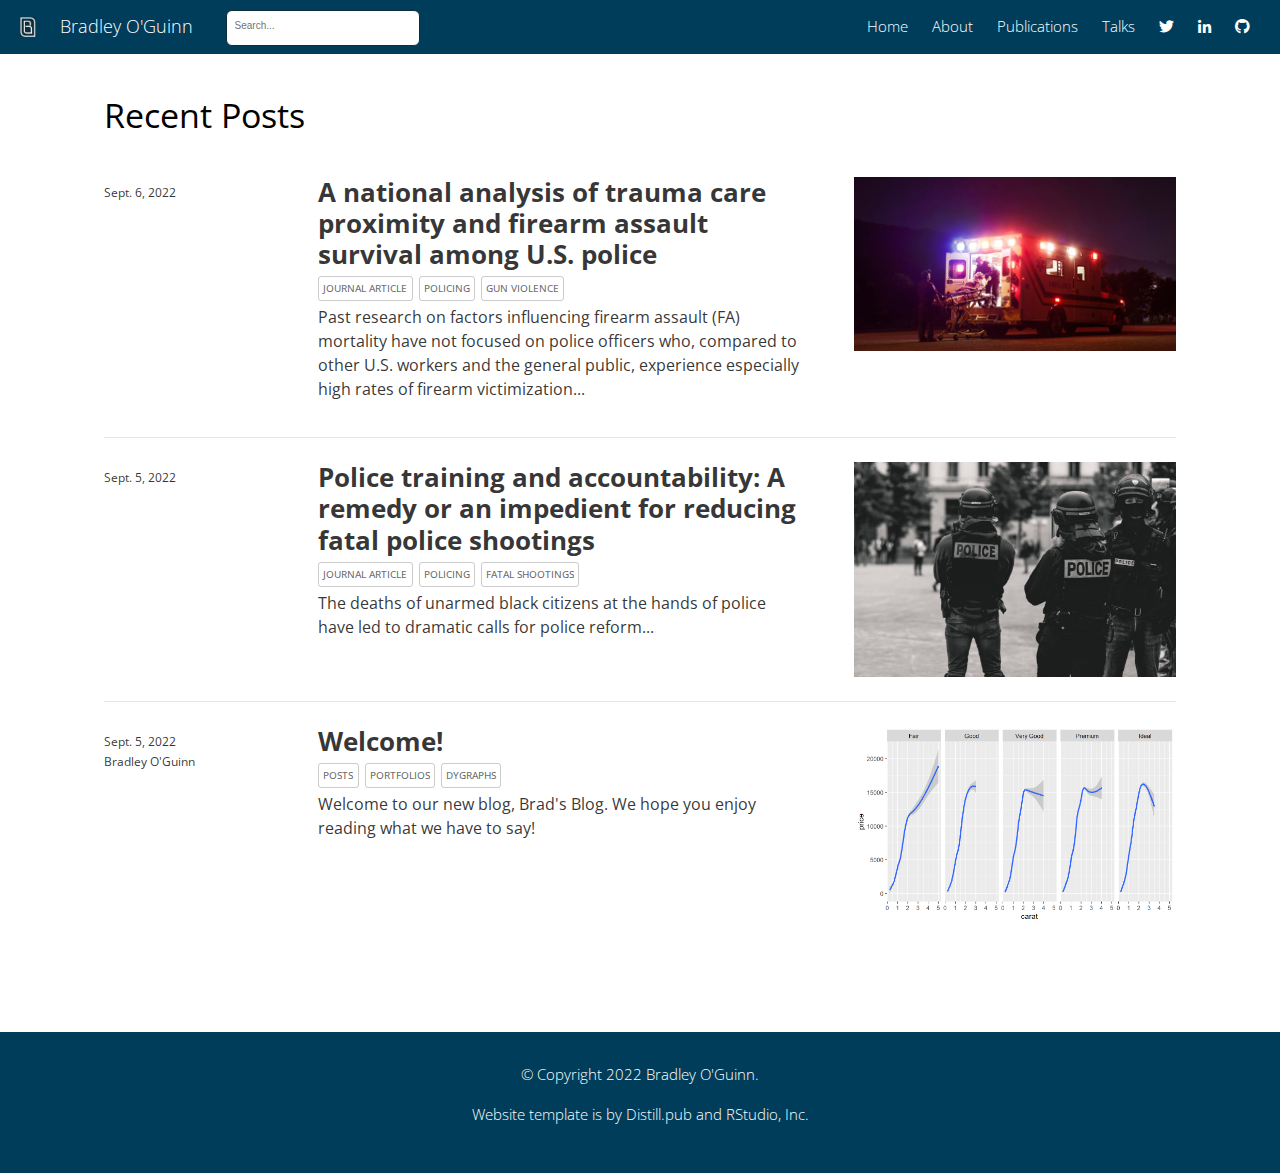
<file: docs/index.html>
<!DOCTYPE html>

<html xmlns="http://www.w3.org/1999/xhtml" lang="" xml:lang="">

<head>
  <meta charset="utf-8"/>
  <meta name="viewport" content="width=device-width, initial-scale=1"/>
  <meta http-equiv="X-UA-Compatible" content="IE=Edge,chrome=1"/>
  <meta name="generator" content="distill" />

  <style type="text/css">
  /* Hide doc at startup (prevent jankiness while JS renders/transforms) */
  body {
    visibility: hidden;
  }
  </style>

 <!--radix_placeholder_import_source-->
 <!--/radix_placeholder_import_source-->

<style type="text/css">code{white-space: pre;}</style>
<style type="text/css" data-origin="pandoc">
pre > code.sourceCode { white-space: pre; position: relative; }
pre > code.sourceCode > span { display: inline-block; line-height: 1.25; }
pre > code.sourceCode > span:empty { height: 1.2em; }
.sourceCode { overflow: visible; }
code.sourceCode > span { color: inherit; text-decoration: inherit; }
div.sourceCode { margin: 1em 0; }
pre.sourceCode { margin: 0; }
@media screen {
div.sourceCode { overflow: auto; }
}
@media print {
pre > code.sourceCode { white-space: pre-wrap; }
pre > code.sourceCode > span { text-indent: -5em; padding-left: 5em; }
}
pre.numberSource code
  { counter-reset: source-line 0; }
pre.numberSource code > span
  { position: relative; left: -4em; counter-increment: source-line; }
pre.numberSource code > span > a:first-child::before
  { content: counter(source-line);
    position: relative; left: -1em; text-align: right; vertical-align: baseline;
    border: none; display: inline-block;
    -webkit-touch-callout: none; -webkit-user-select: none;
    -khtml-user-select: none; -moz-user-select: none;
    -ms-user-select: none; user-select: none;
    padding: 0 4px; width: 4em;
    color: #aaaaaa;
  }
pre.numberSource { margin-left: 3em; border-left: 1px solid #aaaaaa;  padding-left: 4px; }
div.sourceCode
  { color: #00769e; background-color: #f1f3f5; }
@media screen {
pre > code.sourceCode > span > a:first-child::before { text-decoration: underline; }
}
code span { color: #00769e; } /* Normal */
code span.al { color: #ad0000; } /* Alert */
code span.an { color: #5e5e5e; } /* Annotation */
code span.at { color: #657422; } /* Attribute */
code span.bn { color: #ad0000; } /* BaseN */
code span.bu { } /* BuiltIn */
code span.cf { color: #00769e; } /* ControlFlow */
code span.ch { color: #20794d; } /* Char */
code span.cn { color: #8f5902; } /* Constant */
code span.co { color: #5e5e5e; } /* Comment */
code span.cv { color: #5e5e5e; font-style: italic; } /* CommentVar */
code span.do { color: #5e5e5e; font-style: italic; } /* Documentation */
code span.dt { color: #ad0000; } /* DataType */
code span.dv { color: #ad0000; } /* DecVal */
code span.er { color: #ad0000; } /* Error */
code span.ex { } /* Extension */
code span.fl { color: #ad0000; } /* Float */
code span.fu { color: #4758ab; } /* Function */
code span.im { } /* Import */
code span.in { color: #5e5e5e; } /* Information */
code span.kw { color: #00769e; } /* Keyword */
code span.op { color: #5e5e5e; } /* Operator */
code span.ot { color: #00769e; } /* Other */
code span.pp { color: #ad0000; } /* Preprocessor */
code span.sc { color: #5e5e5e; } /* SpecialChar */
code span.ss { color: #20794d; } /* SpecialString */
code span.st { color: #20794d; } /* String */
code span.va { color: #111111; } /* Variable */
code span.vs { color: #20794d; } /* VerbatimString */
code span.wa { color: #5e5e5e; font-style: italic; } /* Warning */
</style>


  <!--radix_placeholder_meta_tags-->
  <title>Bradley O'Guinn: Recent Posts</title>


  <link rel="icon" type="image/vnd.microsoft.icon" href="images/favicon.ico"/>


  <!--  https://developers.facebook.com/docs/sharing/webmasters#markup -->
  <meta property="og:title" content="Bradley O&#39;Guinn: Recent Posts"/>
  <meta property="og:type" content="article"/>
  <meta property="og:locale" content="en_US"/>
  <meta property="og:site_name" content="Bradley O&#39;Guinn"/>

  <!--  https://dev.twitter.com/cards/types/summary -->
  <meta property="twitter:card" content="summary"/>
  <meta property="twitter:title" content="Bradley O&#39;Guinn: Recent Posts"/>

  <!--/radix_placeholder_meta_tags-->
  <!--radix_placeholder_rmarkdown_metadata-->

  <script type="text/json" id="radix-rmarkdown-metadata">
  {"type":"list","attributes":{"names":{"type":"character","attributes":{},"value":["title","site","listing"]}},"value":[{"type":"character","attributes":{},"value":["Recent Posts"]},{"type":"character","attributes":{},"value":["distill::distill_website"]},{"type":"character","attributes":{},"value":["posts"]}]}
  </script>
  <!--/radix_placeholder_rmarkdown_metadata-->
  <!--radix_placeholder_navigation_in_header-->
  <meta name="distill:offset" content=""/>

  <script type="application/javascript">

    window.headroom_prevent_pin = false;

    window.document.addEventListener("DOMContentLoaded", function (event) {

      // initialize headroom for banner
      var header = $('header').get(0);
      var headerHeight = header.offsetHeight;
      var headroom = new Headroom(header, {
        tolerance: 5,
        onPin : function() {
          if (window.headroom_prevent_pin) {
            window.headroom_prevent_pin = false;
            headroom.unpin();
          }
        }
      });
      headroom.init();
      if(window.location.hash)
        headroom.unpin();
      $(header).addClass('headroom--transition');

      // offset scroll location for banner on hash change
      // (see: https://github.com/WickyNilliams/headroom.js/issues/38)
      window.addEventListener("hashchange", function(event) {
        window.scrollTo(0, window.pageYOffset - (headerHeight + 25));
      });

      // responsive menu
      $('.distill-site-header').each(function(i, val) {
        var topnav = $(this);
        var toggle = topnav.find('.nav-toggle');
        toggle.on('click', function() {
          topnav.toggleClass('responsive');
        });
      });

      // nav dropdowns
      $('.nav-dropbtn').click(function(e) {
        $(this).next('.nav-dropdown-content').toggleClass('nav-dropdown-active');
        $(this).parent().siblings('.nav-dropdown')
           .children('.nav-dropdown-content').removeClass('nav-dropdown-active');
      });
      $("body").click(function(e){
        $('.nav-dropdown-content').removeClass('nav-dropdown-active');
      });
      $(".nav-dropdown").click(function(e){
        e.stopPropagation();
      });
    });
  </script>

  <style type="text/css">

  /* Theme (user-documented overrideables for nav appearance) */

  .distill-site-nav {
    color: rgba(255, 255, 255, 0.8);
    background-color: #0F2E3D;
    font-size: 15px;
    font-weight: 300;
  }

  .distill-site-nav a {
    color: inherit;
    text-decoration: none;
  }

  .distill-site-nav a:hover {
    color: white;
  }

  @media print {
    .distill-site-nav {
      display: none;
    }
  }

  .distill-site-header {

  }

  .distill-site-footer {

  }


  /* Site Header */

  .distill-site-header {
    width: 100%;
    box-sizing: border-box;
    z-index: 3;
  }

  .distill-site-header .nav-left {
    display: inline-block;
    margin-left: 8px;
  }

  @media screen and (max-width: 768px) {
    .distill-site-header .nav-left {
      margin-left: 0;
    }
  }


  .distill-site-header .nav-right {
    float: right;
    margin-right: 8px;
  }

  .distill-site-header a,
  .distill-site-header .title {
    display: inline-block;
    text-align: center;
    padding: 14px 10px 14px 10px;
  }

  .distill-site-header .title {
    font-size: 18px;
    min-width: 150px;
  }

  .distill-site-header .logo {
    padding: 0;
  }

  .distill-site-header .logo img {
    display: none;
    max-height: 20px;
    width: auto;
    margin-bottom: -4px;
  }

  .distill-site-header .nav-image img {
    max-height: 18px;
    width: auto;
    display: inline-block;
    margin-bottom: -3px;
  }



  @media screen and (min-width: 1000px) {
    .distill-site-header .logo img {
      display: inline-block;
    }
    .distill-site-header .nav-left {
      margin-left: 20px;
    }
    .distill-site-header .nav-right {
      margin-right: 20px;
    }
    .distill-site-header .title {
      padding-left: 12px;
    }
  }


  .distill-site-header .nav-toggle {
    display: none;
  }

  .nav-dropdown {
    display: inline-block;
    position: relative;
  }

  .nav-dropdown .nav-dropbtn {
    border: none;
    outline: none;
    color: rgba(255, 255, 255, 0.8);
    padding: 16px 10px;
    background-color: transparent;
    font-family: inherit;
    font-size: inherit;
    font-weight: inherit;
    margin: 0;
    margin-top: 1px;
    z-index: 2;
  }

  .nav-dropdown-content {
    display: none;
    position: absolute;
    background-color: white;
    min-width: 200px;
    border: 1px solid rgba(0,0,0,0.15);
    border-radius: 4px;
    box-shadow: 0px 8px 16px 0px rgba(0,0,0,0.1);
    z-index: 1;
    margin-top: 2px;
    white-space: nowrap;
    padding-top: 4px;
    padding-bottom: 4px;
  }

  .nav-dropdown-content hr {
    margin-top: 4px;
    margin-bottom: 4px;
    border: none;
    border-bottom: 1px solid rgba(0, 0, 0, 0.1);
  }

  .nav-dropdown-active {
    display: block;
  }

  .nav-dropdown-content a, .nav-dropdown-content .nav-dropdown-header {
    color: black;
    padding: 6px 24px;
    text-decoration: none;
    display: block;
    text-align: left;
  }

  .nav-dropdown-content .nav-dropdown-header {
    display: block;
    padding: 5px 24px;
    padding-bottom: 0;
    text-transform: uppercase;
    font-size: 14px;
    color: #999999;
    white-space: nowrap;
  }

  .nav-dropdown:hover .nav-dropbtn {
    color: white;
  }

  .nav-dropdown-content a:hover {
    background-color: #ddd;
    color: black;
  }

  .nav-right .nav-dropdown-content {
    margin-left: -45%;
    right: 0;
  }

  @media screen and (max-width: 768px) {
    .distill-site-header a, .distill-site-header .nav-dropdown  {display: none;}
    .distill-site-header a.nav-toggle {
      float: right;
      display: block;
    }
    .distill-site-header .title {
      margin-left: 0;
    }
    .distill-site-header .nav-right {
      margin-right: 0;
    }
    .distill-site-header {
      overflow: hidden;
    }
    .nav-right .nav-dropdown-content {
      margin-left: 0;
    }
  }


  @media screen and (max-width: 768px) {
    .distill-site-header.responsive {position: relative; min-height: 500px; }
    .distill-site-header.responsive a.nav-toggle {
      position: absolute;
      right: 0;
      top: 0;
    }
    .distill-site-header.responsive a,
    .distill-site-header.responsive .nav-dropdown {
      display: block;
      text-align: left;
    }
    .distill-site-header.responsive .nav-left,
    .distill-site-header.responsive .nav-right {
      width: 100%;
    }
    .distill-site-header.responsive .nav-dropdown {float: none;}
    .distill-site-header.responsive .nav-dropdown-content {position: relative;}
    .distill-site-header.responsive .nav-dropdown .nav-dropbtn {
      display: block;
      width: 100%;
      text-align: left;
    }
  }

  /* Site Footer */

  .distill-site-footer {
    width: 100%;
    overflow: hidden;
    box-sizing: border-box;
    z-index: 3;
    margin-top: 30px;
    padding-top: 30px;
    padding-bottom: 30px;
    text-align: center;
  }

  /* Headroom */

  d-title {
    padding-top: 6rem;
  }

  @media print {
    d-title {
      padding-top: 4rem;
    }
  }

  .headroom {
    z-index: 1000;
    position: fixed;
    top: 0;
    left: 0;
    right: 0;
  }

  .headroom--transition {
    transition: all .4s ease-in-out;
  }

  .headroom--unpinned {
    top: -100px;
  }

  .headroom--pinned {
    top: 0;
  }

  /* adjust viewport for navbar height */
  /* helps vertically center bootstrap (non-distill) content */
  .min-vh-100 {
    min-height: calc(100vh - 100px) !important;
  }

  </style>

  <script src="site_libs/jquery-3.6.0/jquery-3.6.0.min.js"></script>
  <link href="site_libs/font-awesome-5.1.0/css/all.css" rel="stylesheet"/>
  <link href="site_libs/font-awesome-5.1.0/css/v4-shims.css" rel="stylesheet"/>
  <script src="site_libs/headroom-0.9.4/headroom.min.js"></script>
  <script src="site_libs/autocomplete-0.37.1/autocomplete.min.js"></script>
  <script src="site_libs/fuse-6.4.1/fuse.min.js"></script>

  <script type="application/javascript">

  function getMeta(metaName) {
    var metas = document.getElementsByTagName('meta');
    for (let i = 0; i < metas.length; i++) {
      if (metas[i].getAttribute('name') === metaName) {
        return metas[i].getAttribute('content');
      }
    }
    return '';
  }

  function offsetURL(url) {
    var offset = getMeta('distill:offset');
    return offset ? offset + '/' + url : url;
  }

  function createFuseIndex() {

    // create fuse index
    var options = {
      keys: [
        { name: 'title', weight: 20 },
        { name: 'categories', weight: 15 },
        { name: 'description', weight: 10 },
        { name: 'contents', weight: 5 },
      ],
      ignoreLocation: true,
      threshold: 0
    };
    var fuse = new window.Fuse([], options);

    // fetch the main search.json
    return fetch(offsetURL('search.json'))
      .then(function(response) {
        if (response.status == 200) {
          return response.json().then(function(json) {
            // index main articles
            json.articles.forEach(function(article) {
              fuse.add(article);
            });
            // download collections and index their articles
            return Promise.all(json.collections.map(function(collection) {
              return fetch(offsetURL(collection)).then(function(response) {
                if (response.status === 200) {
                  return response.json().then(function(articles) {
                    articles.forEach(function(article) {
                      fuse.add(article);
                    });
                  })
                } else {
                  return Promise.reject(
                    new Error('Unexpected status from search index request: ' +
                              response.status)
                  );
                }
              });
            })).then(function() {
              return fuse;
            });
          });

        } else {
          return Promise.reject(
            new Error('Unexpected status from search index request: ' +
                        response.status)
          );
        }
      });
  }

  window.document.addEventListener("DOMContentLoaded", function (event) {

    // get search element (bail if we don't have one)
    var searchEl = window.document.getElementById('distill-search');
    if (!searchEl)
      return;

    createFuseIndex()
      .then(function(fuse) {

        // make search box visible
        searchEl.classList.remove('hidden');

        // initialize autocomplete
        var options = {
          autoselect: true,
          hint: false,
          minLength: 2,
        };
        window.autocomplete(searchEl, options, [{
          source: function(query, callback) {
            const searchOptions = {
              isCaseSensitive: false,
              shouldSort: true,
              minMatchCharLength: 2,
              limit: 10,
            };
            var results = fuse.search(query, searchOptions);
            callback(results
              .map(function(result) { return result.item; })
            );
          },
          templates: {
            suggestion: function(suggestion) {
              var img = suggestion.preview && Object.keys(suggestion.preview).length > 0
                ? `<img src="${offsetURL(suggestion.preview)}"</img>`
                : '';
              var html = `
                <div class="search-item">
                  <h3>${suggestion.title}</h3>
                  <div class="search-item-description">
                    ${suggestion.description || ''}
                  </div>
                  <div class="search-item-preview">
                    ${img}
                  </div>
                </div>
              `;
              return html;
            }
          }
        }]).on('autocomplete:selected', function(event, suggestion) {
          window.location.href = offsetURL(suggestion.path);
        });
        // remove inline display style on autocompleter (we want to
        // manage responsive display via css)
        $('.algolia-autocomplete').css("display", "");
      })
      .catch(function(error) {
        console.log(error);
      });

  });

  </script>

  <style type="text/css">

  .nav-search {
    font-size: x-small;
  }

  /* Algolioa Autocomplete */

  .algolia-autocomplete {
    display: inline-block;
    margin-left: 10px;
    vertical-align: sub;
    background-color: white;
    color: black;
    padding: 6px;
    padding-top: 8px;
    padding-bottom: 0;
    border-radius: 6px;
    border: 1px #0F2E3D solid;
    width: 180px;
  }


  @media screen and (max-width: 768px) {
    .distill-site-nav .algolia-autocomplete {
      display: none;
      visibility: hidden;
    }
    .distill-site-nav.responsive .algolia-autocomplete {
      display: inline-block;
      visibility: visible;
    }
    .distill-site-nav.responsive .algolia-autocomplete .aa-dropdown-menu {
      margin-left: 0;
      width: 400px;
      max-height: 400px;
    }
  }

  .algolia-autocomplete .aa-input, .algolia-autocomplete .aa-hint {
    width: 90%;
    outline: none;
    border: none;
  }

  .algolia-autocomplete .aa-hint {
    color: #999;
  }
  .algolia-autocomplete .aa-dropdown-menu {
    width: 550px;
    max-height: 70vh;
    overflow-x: visible;
    overflow-y: scroll;
    padding: 5px;
    margin-top: 3px;
    margin-left: -150px;
    background-color: #fff;
    border-radius: 5px;
    border: 1px solid #999;
    border-top: none;
  }

  .algolia-autocomplete .aa-dropdown-menu .aa-suggestion {
    cursor: pointer;
    padding: 5px 4px;
    border-bottom: 1px solid #eee;
  }

  .algolia-autocomplete .aa-dropdown-menu .aa-suggestion:last-of-type {
    border-bottom: none;
    margin-bottom: 2px;
  }

  .algolia-autocomplete .aa-dropdown-menu .aa-suggestion .search-item {
    overflow: hidden;
    font-size: 0.8em;
    line-height: 1.4em;
  }

  .algolia-autocomplete .aa-dropdown-menu .aa-suggestion .search-item h3 {
    font-size: 1rem;
    margin-block-start: 0;
    margin-block-end: 5px;
  }

  .algolia-autocomplete .aa-dropdown-menu .aa-suggestion .search-item-description {
    display: inline-block;
    overflow: hidden;
    height: 2.8em;
    width: 80%;
    margin-right: 4%;
  }

  .algolia-autocomplete .aa-dropdown-menu .aa-suggestion .search-item-preview {
    display: inline-block;
    width: 15%;
  }

  .algolia-autocomplete .aa-dropdown-menu .aa-suggestion .search-item-preview img {
    height: 3em;
    width: auto;
    display: none;
  }

  .algolia-autocomplete .aa-dropdown-menu .aa-suggestion .search-item-preview img[src] {
    display: initial;
  }

  .algolia-autocomplete .aa-dropdown-menu .aa-suggestion.aa-cursor {
    background-color: #eee;
  }
  .algolia-autocomplete .aa-dropdown-menu .aa-suggestion em {
    font-weight: bold;
    font-style: normal;
  }

  </style>


  <!--/radix_placeholder_navigation_in_header-->
  <!--radix_placeholder_distill-->

  <style type="text/css">

  body {
    background-color: white;
  }

  .pandoc-table {
    width: 100%;
  }

  .pandoc-table>caption {
    margin-bottom: 10px;
  }

  .pandoc-table th:not([align]) {
    text-align: left;
  }

  .pagedtable-footer {
    font-size: 15px;
  }

  d-byline .byline {
    grid-template-columns: 2fr 2fr;
  }

  d-byline .byline h3 {
    margin-block-start: 1.5em;
  }

  d-byline .byline .authors-affiliations h3 {
    margin-block-start: 0.5em;
  }

  .authors-affiliations .orcid-id {
    width: 16px;
    height:16px;
    margin-left: 4px;
    margin-right: 4px;
    vertical-align: middle;
    padding-bottom: 2px;
  }

  d-title .dt-tags {
    margin-top: 1em;
    grid-column: text;
  }

  .dt-tags .dt-tag {
    text-decoration: none;
    display: inline-block;
    color: rgba(0,0,0,0.6);
    padding: 0em 0.4em;
    margin-right: 0.5em;
    margin-bottom: 0.4em;
    font-size: 70%;
    border: 1px solid rgba(0,0,0,0.2);
    border-radius: 3px;
    text-transform: uppercase;
    font-weight: 500;
  }

  d-article table.gt_table td,
  d-article table.gt_table th {
    border-bottom: none;
  }

  .html-widget {
    margin-bottom: 2.0em;
  }

  .l-screen-inset {
    padding-right: 16px;
  }

  .l-screen .caption {
    margin-left: 10px;
  }

  .shaded {
    background: rgb(247, 247, 247);
    padding-top: 20px;
    padding-bottom: 20px;
    border-top: 1px solid rgba(0, 0, 0, 0.1);
    border-bottom: 1px solid rgba(0, 0, 0, 0.1);
  }

  .shaded .html-widget {
    margin-bottom: 0;
    border: 1px solid rgba(0, 0, 0, 0.1);
  }

  .shaded .shaded-content {
    background: white;
  }

  .text-output {
    margin-top: 0;
    line-height: 1.5em;
  }

  .hidden {
    display: none !important;
  }

  d-article {
    padding-top: 2.5rem;
    padding-bottom: 30px;
  }

  d-appendix {
    padding-top: 30px;
  }

  d-article>p>img {
    width: 100%;
  }

  d-article h2 {
    margin: 1rem 0 1.5rem 0;
  }

  d-article h3 {
    margin-top: 1.5rem;
  }

  d-article iframe {
    border: 1px solid rgba(0, 0, 0, 0.1);
    margin-bottom: 2.0em;
    width: 100%;
  }

  /* Tweak code blocks */

  d-article div.sourceCode code,
  d-article pre code {
    font-family: Consolas, Monaco, 'Andale Mono', 'Ubuntu Mono', monospace;
  }

  d-article pre,
  d-article div.sourceCode,
  d-article div.sourceCode pre {
    overflow: auto;
  }

  d-article div.sourceCode {
    background-color: white;
  }

  d-article div.sourceCode pre {
    padding-left: 10px;
    font-size: 12px;
    border-left: 2px solid rgba(0,0,0,0.1);
  }

  d-article pre {
    font-size: 12px;
    color: black;
    background: none;
    margin-top: 0;
    text-align: left;
    white-space: pre;
    word-spacing: normal;
    word-break: normal;
    word-wrap: normal;
    line-height: 1.5;

    -moz-tab-size: 4;
    -o-tab-size: 4;
    tab-size: 4;

    -webkit-hyphens: none;
    -moz-hyphens: none;
    -ms-hyphens: none;
    hyphens: none;
  }

  d-article pre a {
    border-bottom: none;
  }

  d-article pre a:hover {
    border-bottom: none;
    text-decoration: underline;
  }

  d-article details {
    grid-column: text;
    margin-bottom: 0.8em;
  }

  @media(min-width: 768px) {

  d-article pre,
  d-article div.sourceCode,
  d-article div.sourceCode pre {
    overflow: visible !important;
  }

  d-article div.sourceCode pre {
    padding-left: 18px;
    font-size: 14px;
  }

  d-article pre {
    font-size: 14px;
  }

  }

  figure img.external {
    background: white;
    border: 1px solid rgba(0, 0, 0, 0.1);
    box-shadow: 0 1px 8px rgba(0, 0, 0, 0.1);
    padding: 18px;
    box-sizing: border-box;
  }

  /* CSS for d-contents */

  .d-contents {
    grid-column: text;
    color: rgba(0,0,0,0.8);
    font-size: 0.9em;
    padding-bottom: 1em;
    margin-bottom: 1em;
    padding-bottom: 0.5em;
    margin-bottom: 1em;
    padding-left: 0.25em;
    justify-self: start;
  }

  @media(min-width: 1000px) {
    .d-contents.d-contents-float {
      height: 0;
      grid-column-start: 1;
      grid-column-end: 4;
      justify-self: center;
      padding-right: 3em;
      padding-left: 2em;
    }
  }

  .d-contents nav h3 {
    font-size: 18px;
    margin-top: 0;
    margin-bottom: 1em;
  }

  .d-contents li {
    list-style-type: none
  }

  .d-contents nav > ul {
    padding-left: 0;
  }

  .d-contents ul {
    padding-left: 1em
  }

  .d-contents nav ul li {
    margin-top: 0.6em;
    margin-bottom: 0.2em;
  }

  .d-contents nav a {
    font-size: 13px;
    border-bottom: none;
    text-decoration: none
    color: rgba(0, 0, 0, 0.8);
  }

  .d-contents nav a:hover {
    text-decoration: underline solid rgba(0, 0, 0, 0.6)
  }

  .d-contents nav > ul > li > a {
    font-weight: 600;
  }

  .d-contents nav > ul > li > ul {
    font-weight: inherit;
  }

  .d-contents nav > ul > li > ul > li {
    margin-top: 0.2em;
  }


  .d-contents nav ul {
    margin-top: 0;
    margin-bottom: 0.25em;
  }

  .d-article-with-toc h2:nth-child(2) {
    margin-top: 0;
  }


  /* Figure */

  .figure {
    position: relative;
    margin-bottom: 2.5em;
    margin-top: 1.5em;
  }

  .figure .caption {
    color: rgba(0, 0, 0, 0.6);
    font-size: 12px;
    line-height: 1.5em;
  }

  .figure img.external {
    background: white;
    border: 1px solid rgba(0, 0, 0, 0.1);
    box-shadow: 0 1px 8px rgba(0, 0, 0, 0.1);
    padding: 18px;
    box-sizing: border-box;
  }

  .figure .caption a {
    color: rgba(0, 0, 0, 0.6);
  }

  .figure .caption b,
  .figure .caption strong, {
    font-weight: 600;
    color: rgba(0, 0, 0, 1.0);
  }

  /* Citations */

  d-article .citation {
    color: inherit;
    cursor: inherit;
  }

  div.hanging-indent{
    margin-left: 1em; text-indent: -1em;
  }

  /* Citation hover box */

  .tippy-box[data-theme~=light-border] {
    background-color: rgba(250, 250, 250, 0.95);
  }

  .tippy-content > p {
    margin-bottom: 0;
    padding: 2px;
  }


  /* Tweak 1000px media break to show more text */

  @media(min-width: 1000px) {
    .base-grid,
    distill-header,
    d-title,
    d-abstract,
    d-article,
    d-appendix,
    distill-appendix,
    d-byline,
    d-footnote-list,
    d-citation-list,
    distill-footer {
      grid-template-columns: [screen-start] 1fr [page-start kicker-start] 80px [middle-start] 50px [text-start kicker-end] 65px 65px 65px 65px 65px 65px 65px 65px [text-end gutter-start] 65px [middle-end] 65px [page-end gutter-end] 1fr [screen-end];
      grid-column-gap: 16px;
    }

    .grid {
      grid-column-gap: 16px;
    }

    d-article {
      font-size: 1.06rem;
      line-height: 1.7em;
    }
    figure .caption, .figure .caption, figure figcaption {
      font-size: 13px;
    }
  }

  @media(min-width: 1180px) {
    .base-grid,
    distill-header,
    d-title,
    d-abstract,
    d-article,
    d-appendix,
    distill-appendix,
    d-byline,
    d-footnote-list,
    d-citation-list,
    distill-footer {
      grid-template-columns: [screen-start] 1fr [page-start kicker-start] 60px [middle-start] 60px [text-start kicker-end] 60px 60px 60px 60px 60px 60px 60px 60px [text-end gutter-start] 60px [middle-end] 60px [page-end gutter-end] 1fr [screen-end];
      grid-column-gap: 32px;
    }

    .grid {
      grid-column-gap: 32px;
    }
  }


  /* Get the citation styles for the appendix (not auto-injected on render since
     we do our own rendering of the citation appendix) */

  d-appendix .citation-appendix,
  .d-appendix .citation-appendix {
    font-size: 11px;
    line-height: 15px;
    border-left: 1px solid rgba(0, 0, 0, 0.1);
    padding-left: 18px;
    border: 1px solid rgba(0,0,0,0.1);
    background: rgba(0, 0, 0, 0.02);
    padding: 10px 18px;
    border-radius: 3px;
    color: rgba(150, 150, 150, 1);
    overflow: hidden;
    margin-top: -12px;
    white-space: pre-wrap;
    word-wrap: break-word;
  }

  /* Include appendix styles here so they can be overridden */

  d-appendix {
    contain: layout style;
    font-size: 0.8em;
    line-height: 1.7em;
    margin-top: 60px;
    margin-bottom: 0;
    border-top: 1px solid rgba(0, 0, 0, 0.1);
    color: rgba(0,0,0,0.5);
    padding-top: 60px;
    padding-bottom: 48px;
  }

  d-appendix h3 {
    grid-column: page-start / text-start;
    font-size: 15px;
    font-weight: 500;
    margin-top: 1em;
    margin-bottom: 0;
    color: rgba(0,0,0,0.65);
  }

  d-appendix h3 + * {
    margin-top: 1em;
  }

  d-appendix ol {
    padding: 0 0 0 15px;
  }

  @media (min-width: 768px) {
    d-appendix ol {
      padding: 0 0 0 30px;
      margin-left: -30px;
    }
  }

  d-appendix li {
    margin-bottom: 1em;
  }

  d-appendix a {
    color: rgba(0, 0, 0, 0.6);
  }

  d-appendix > * {
    grid-column: text;
  }

  d-appendix > d-footnote-list,
  d-appendix > d-citation-list,
  d-appendix > distill-appendix {
    grid-column: screen;
  }

  /* Include footnote styles here so they can be overridden */

  d-footnote-list {
    contain: layout style;
  }

  d-footnote-list > * {
    grid-column: text;
  }

  d-footnote-list a.footnote-backlink {
    color: rgba(0,0,0,0.3);
    padding-left: 0.5em;
  }



  /* Anchor.js */

  .anchorjs-link {
    /*transition: all .25s linear; */
    text-decoration: none;
    border-bottom: none;
  }
  *:hover > .anchorjs-link {
    margin-left: -1.125em !important;
    text-decoration: none;
    border-bottom: none;
  }

  /* Social footer */

  .social_footer {
    margin-top: 30px;
    margin-bottom: 0;
    color: rgba(0,0,0,0.67);
  }

  .disqus-comments {
    margin-right: 30px;
  }

  .disqus-comment-count {
    border-bottom: 1px solid rgba(0, 0, 0, 0.4);
    cursor: pointer;
  }

  #disqus_thread {
    margin-top: 30px;
  }

  .article-sharing a {
    border-bottom: none;
    margin-right: 8px;
  }

  .article-sharing a:hover {
    border-bottom: none;
  }

  .sidebar-section.subscribe {
    font-size: 12px;
    line-height: 1.6em;
  }

  .subscribe p {
    margin-bottom: 0.5em;
  }


  .article-footer .subscribe {
    font-size: 15px;
    margin-top: 45px;
  }


  .sidebar-section.custom {
    font-size: 12px;
    line-height: 1.6em;
  }

  .custom p {
    margin-bottom: 0.5em;
  }

  /* Styles for listing layout (hide title) */
  .layout-listing d-title, .layout-listing .d-title {
    display: none;
  }

  /* Styles for posts lists (not auto-injected) */


  .posts-with-sidebar {
    padding-left: 45px;
    padding-right: 45px;
  }

  .posts-list .description h2,
  .posts-list .description p {
    font-family: -apple-system, BlinkMacSystemFont, "Segoe UI", Roboto, Oxygen, Ubuntu, Cantarell, "Fira Sans", "Droid Sans", "Helvetica Neue", Arial, sans-serif;
  }

  .posts-list .description h2 {
    font-weight: 700;
    border-bottom: none;
    padding-bottom: 0;
  }

  .posts-list h2.post-tag {
    border-bottom: 1px solid rgba(0, 0, 0, 0.2);
    padding-bottom: 12px;
  }
  .posts-list {
    margin-top: 60px;
    margin-bottom: 24px;
  }

  .posts-list .post-preview {
    text-decoration: none;
    overflow: hidden;
    display: block;
    border-bottom: 1px solid rgba(0, 0, 0, 0.1);
    padding: 24px 0;
  }

  .post-preview-last {
    border-bottom: none !important;
  }

  .posts-list .posts-list-caption {
    grid-column: screen;
    font-weight: 400;
  }

  .posts-list .post-preview h2 {
    margin: 0 0 6px 0;
    line-height: 1.2em;
    font-style: normal;
    font-size: 24px;
  }

  .posts-list .post-preview p {
    margin: 0 0 12px 0;
    line-height: 1.4em;
    font-size: 16px;
  }

  .posts-list .post-preview .thumbnail {
    box-sizing: border-box;
    margin-bottom: 24px;
    position: relative;
    max-width: 500px;
  }
  .posts-list .post-preview img {
    width: 100%;
    display: block;
  }

  .posts-list .metadata {
    font-size: 12px;
    line-height: 1.4em;
    margin-bottom: 18px;
  }

  .posts-list .metadata > * {
    display: inline-block;
  }

  .posts-list .metadata .publishedDate {
    margin-right: 2em;
  }

  .posts-list .metadata .dt-authors {
    display: block;
    margin-top: 0.3em;
    margin-right: 2em;
  }

  .posts-list .dt-tags {
    display: block;
    line-height: 1em;
  }

  .posts-list .dt-tags .dt-tag {
    display: inline-block;
    color: rgba(0,0,0,0.6);
    padding: 0.3em 0.4em;
    margin-right: 0.2em;
    margin-bottom: 0.4em;
    font-size: 60%;
    border: 1px solid rgba(0,0,0,0.2);
    border-radius: 3px;
    text-transform: uppercase;
    font-weight: 500;
  }

  .posts-list img {
    opacity: 1;
  }

  .posts-list img[data-src] {
    opacity: 0;
  }

  .posts-more {
    clear: both;
  }


  .posts-sidebar {
    font-size: 16px;
  }

  .posts-sidebar h3 {
    font-size: 16px;
    margin-top: 0;
    margin-bottom: 0.5em;
    font-weight: 400;
    text-transform: uppercase;
  }

  .sidebar-section {
    margin-bottom: 30px;
  }

  .categories ul {
    list-style-type: none;
    margin: 0;
    padding: 0;
  }

  .categories li {
    color: rgba(0, 0, 0, 0.8);
    margin-bottom: 0;
  }

  .categories li>a {
    border-bottom: none;
  }

  .categories li>a:hover {
    border-bottom: 1px solid rgba(0, 0, 0, 0.4);
  }

  .categories .active {
    font-weight: 600;
  }

  .categories .category-count {
    color: rgba(0, 0, 0, 0.4);
  }


  @media(min-width: 768px) {
    .posts-list .post-preview h2 {
      font-size: 26px;
    }
    .posts-list .post-preview .thumbnail {
      float: right;
      width: 30%;
      margin-bottom: 0;
    }
    .posts-list .post-preview .description {
      float: left;
      width: 45%;
    }
    .posts-list .post-preview .metadata {
      float: left;
      width: 20%;
      margin-top: 8px;
    }
    .posts-list .post-preview p {
      margin: 0 0 12px 0;
      line-height: 1.5em;
      font-size: 16px;
    }
    .posts-with-sidebar .posts-list {
      float: left;
      width: 75%;
    }
    .posts-with-sidebar .posts-sidebar {
      float: right;
      width: 20%;
      margin-top: 60px;
      padding-top: 24px;
      padding-bottom: 24px;
    }
  }


  /* Improve display for browsers without grid (IE/Edge <= 15) */

  .downlevel {
    line-height: 1.6em;
    font-family: -apple-system, BlinkMacSystemFont, "Segoe UI", Roboto, Oxygen, Ubuntu, Cantarell, "Fira Sans", "Droid Sans", "Helvetica Neue", Arial, sans-serif;
    margin: 0;
  }

  .downlevel .d-title {
    padding-top: 6rem;
    padding-bottom: 1.5rem;
  }

  .downlevel .d-title h1 {
    font-size: 50px;
    font-weight: 700;
    line-height: 1.1em;
    margin: 0 0 0.5rem;
  }

  .downlevel .d-title p {
    font-weight: 300;
    font-size: 1.2rem;
    line-height: 1.55em;
    margin-top: 0;
  }

  .downlevel .d-byline {
    padding-top: 0.8em;
    padding-bottom: 0.8em;
    font-size: 0.8rem;
    line-height: 1.8em;
  }

  .downlevel .section-separator {
    border: none;
    border-top: 1px solid rgba(0, 0, 0, 0.1);
  }

  .downlevel .d-article {
    font-size: 1.06rem;
    line-height: 1.7em;
    padding-top: 1rem;
    padding-bottom: 2rem;
  }


  .downlevel .d-appendix {
    padding-left: 0;
    padding-right: 0;
    max-width: none;
    font-size: 0.8em;
    line-height: 1.7em;
    margin-bottom: 0;
    color: rgba(0,0,0,0.5);
    padding-top: 40px;
    padding-bottom: 48px;
  }

  .downlevel .footnotes ol {
    padding-left: 13px;
  }

  .downlevel .base-grid,
  .downlevel .distill-header,
  .downlevel .d-title,
  .downlevel .d-abstract,
  .downlevel .d-article,
  .downlevel .d-appendix,
  .downlevel .distill-appendix,
  .downlevel .d-byline,
  .downlevel .d-footnote-list,
  .downlevel .d-citation-list,
  .downlevel .distill-footer,
  .downlevel .appendix-bottom,
  .downlevel .posts-container {
    padding-left: 40px;
    padding-right: 40px;
  }

  @media(min-width: 768px) {
    .downlevel .base-grid,
    .downlevel .distill-header,
    .downlevel .d-title,
    .downlevel .d-abstract,
    .downlevel .d-article,
    .downlevel .d-appendix,
    .downlevel .distill-appendix,
    .downlevel .d-byline,
    .downlevel .d-footnote-list,
    .downlevel .d-citation-list,
    .downlevel .distill-footer,
    .downlevel .appendix-bottom,
    .downlevel .posts-container {
    padding-left: 150px;
    padding-right: 150px;
    max-width: 900px;
  }
  }

  .downlevel pre code {
    display: block;
    border-left: 2px solid rgba(0, 0, 0, .1);
    padding: 0 0 0 20px;
    font-size: 14px;
  }

  .downlevel code, .downlevel pre {
    color: black;
    background: none;
    font-family: Consolas, Monaco, 'Andale Mono', 'Ubuntu Mono', monospace;
    text-align: left;
    white-space: pre;
    word-spacing: normal;
    word-break: normal;
    word-wrap: normal;
    line-height: 1.5;

    -moz-tab-size: 4;
    -o-tab-size: 4;
    tab-size: 4;

    -webkit-hyphens: none;
    -moz-hyphens: none;
    -ms-hyphens: none;
    hyphens: none;
  }

  .downlevel .posts-list .post-preview {
    color: inherit;
  }



  </style>

  <script type="application/javascript">

  function is_downlevel_browser() {
    if (bowser.isUnsupportedBrowser({ msie: "12", msedge: "16"},
                                   window.navigator.userAgent)) {
      return true;
    } else {
      return window.load_distill_framework === undefined;
    }
  }

  // show body when load is complete
  function on_load_complete() {

    // add anchors
    if (window.anchors) {
      window.anchors.options.placement = 'left';
      window.anchors.add('d-article > h2, d-article > h3, d-article > h4, d-article > h5');
    }


    // set body to visible
    document.body.style.visibility = 'visible';

    // force redraw for leaflet widgets
    if (window.HTMLWidgets) {
      var maps = window.HTMLWidgets.findAll(".leaflet");
      $.each(maps, function(i, el) {
        var map = this.getMap();
        map.invalidateSize();
        map.eachLayer(function(layer) {
          if (layer instanceof L.TileLayer)
            layer.redraw();
        });
      });
    }

    // trigger 'shown' so htmlwidgets resize
    $('d-article').trigger('shown');
  }

  function init_distill() {

    init_common();

    // create front matter
    var front_matter = $('<d-front-matter></d-front-matter>');
    $('#distill-front-matter').wrap(front_matter);

    // create d-title
    $('.d-title').changeElementType('d-title');

    // create d-byline
    var byline = $('<d-byline></d-byline>');
    $('.d-byline').replaceWith(byline);

    // create d-article
    var article = $('<d-article></d-article>');
    $('.d-article').wrap(article).children().unwrap();

    // move posts container into article
    $('.posts-container').appendTo($('d-article'));

    // create d-appendix
    $('.d-appendix').changeElementType('d-appendix');

    // flag indicating that we have appendix items
    var appendix = $('.appendix-bottom').children('h3').length > 0;

    // replace footnotes with <d-footnote>
    $('.footnote-ref').each(function(i, val) {
      appendix = true;
      var href = $(this).attr('href');
      var id = href.replace('#', '');
      var fn = $('#' + id);
      var fn_p = $('#' + id + '>p');
      fn_p.find('.footnote-back').remove();
      var text = fn_p.html();
      var dtfn = $('<d-footnote></d-footnote>');
      dtfn.html(text);
      $(this).replaceWith(dtfn);
    });
    // remove footnotes
    $('.footnotes').remove();

    // move refs into #references-listing
    $('#references-listing').replaceWith($('#refs'));

    $('h1.appendix, h2.appendix').each(function(i, val) {
      $(this).changeElementType('h3');
    });
    $('h3.appendix').each(function(i, val) {
      var id = $(this).attr('id');
      $('.d-contents a[href="#' + id + '"]').parent().remove();
      appendix = true;
      $(this).nextUntil($('h1, h2, h3')).addBack().appendTo($('d-appendix'));
    });

    // show d-appendix if we have appendix content
    $("d-appendix").css('display', appendix ? 'grid' : 'none');

    // localize layout chunks to just output
    $('.layout-chunk').each(function(i, val) {

      // capture layout
      var layout = $(this).attr('data-layout');

      // apply layout to markdown level block elements
      var elements = $(this).children().not('details, div.sourceCode, pre, script');
      elements.each(function(i, el) {
        var layout_div = $('<div class="' + layout + '"></div>');
        if (layout_div.hasClass('shaded')) {
          var shaded_content = $('<div class="shaded-content"></div>');
          $(this).wrap(shaded_content);
          $(this).parent().wrap(layout_div);
        } else {
          $(this).wrap(layout_div);
        }
      });


      // unwrap the layout-chunk div
      $(this).children().unwrap();
    });

    // remove code block used to force  highlighting css
    $('.distill-force-highlighting-css').parent().remove();

    // remove empty line numbers inserted by pandoc when using a
    // custom syntax highlighting theme
    $('code.sourceCode a:empty').remove();

    // load distill framework
    load_distill_framework();

    // wait for window.distillRunlevel == 4 to do post processing
    function distill_post_process() {

      if (!window.distillRunlevel || window.distillRunlevel < 4)
        return;

      // hide author/affiliations entirely if we have no authors
      var front_matter = JSON.parse($("#distill-front-matter").html());
      var have_authors = front_matter.authors && front_matter.authors.length > 0;
      if (!have_authors)
        $('d-byline').addClass('hidden');

      // article with toc class
      $('.d-contents').parent().addClass('d-article-with-toc');

      // strip links that point to #
      $('.authors-affiliations').find('a[href="#"]').removeAttr('href');

      // add orcid ids
      $('.authors-affiliations').find('.author').each(function(i, el) {
        var orcid_id = front_matter.authors[i].orcidID;
        if (orcid_id) {
          var a = $('<a></a>');
          a.attr('href', 'https://orcid.org/' + orcid_id);
          var img = $('<img></img>');
          img.addClass('orcid-id');
          img.attr('alt', 'ORCID ID');
          img.attr('src','[data-uri]');
          a.append(img);
          $(this).append(a);
        }
      });

      // hide elements of author/affiliations grid that have no value
      function hide_byline_column(caption) {
        $('d-byline').find('h3:contains("' + caption + '")').parent().css('visibility', 'hidden');
      }

      // affiliations
      var have_affiliations = false;
      for (var i = 0; i<front_matter.authors.length; ++i) {
        var author = front_matter.authors[i];
        if (author.affiliation !== "&nbsp;") {
          have_affiliations = true;
          break;
        }
      }
      if (!have_affiliations)
        $('d-byline').find('h3:contains("Affiliations")').css('visibility', 'hidden');

      // published date
      if (!front_matter.publishedDate)
        hide_byline_column("Published");

      // document object identifier
      var doi = $('d-byline').find('h3:contains("DOI")');
      var doi_p = doi.next().empty();
      if (!front_matter.doi) {
        // if we have a citation and valid citationText then link to that
        if ($('#citation').length > 0 && front_matter.citationText) {
          doi.html('Citation');
          $('<a href="#citation"></a>')
            .text(front_matter.citationText)
            .appendTo(doi_p);
        } else {
          hide_byline_column("DOI");
        }
      } else {
        $('<a></a>')
           .attr('href', "https://doi.org/" + front_matter.doi)
           .html(front_matter.doi)
           .appendTo(doi_p);
      }

       // change plural form of authors/affiliations
      if (front_matter.authors.length === 1) {
        var grid = $('.authors-affiliations');
        grid.children('h3:contains("Authors")').text('Author');
        grid.children('h3:contains("Affiliations")').text('Affiliation');
      }

      // remove d-appendix and d-footnote-list local styles
      $('d-appendix > style:first-child').remove();
      $('d-footnote-list > style:first-child').remove();

      // move appendix-bottom entries to the bottom
      $('.appendix-bottom').appendTo('d-appendix').children().unwrap();
      $('.appendix-bottom').remove();

      // hoverable references
      $('span.citation[data-cites]').each(function() {
        if ($(this).children()[0].nodeName == "D-FOOTNOTE") {
          var fn = $(this).children()[0]
          $(this).html(fn.shadowRoot.querySelector("sup"))
          $(this).id = fn.id
          fn.remove()
        }
        var refs = $(this).attr('data-cites').split(" ");
        var refHtml = refs.map(function(ref) {
          return "<p>" + $('#ref-' + ref).html() + "</p>";
        }).join("\n");
        window.tippy(this, {
          allowHTML: true,
          content: refHtml,
          maxWidth: 500,
          interactive: true,
          interactiveBorder: 10,
          theme: 'light-border',
          placement: 'bottom-start'
        });
      });

      // fix footnotes in tables (#411)
      // replacing broken distill.pub feature
      $('table d-footnote').each(function() {
        // we replace internal showAtNode methode which is triggered when hovering a footnote
        this.hoverBox.showAtNode = function(node) {
          // ported from https://github.com/distillpub/template/pull/105/files
          calcOffset = function(elem) {
              let x = elem.offsetLeft;
              let y = elem.offsetTop;
              // Traverse upwards until an `absolute` element is found or `elem`
              // becomes null.
              while (elem = elem.offsetParent && elem.style.position != 'absolute') {
                  x += elem.offsetLeft;
                  y += elem.offsetTop;
              }

              return { left: x, top: y };
          }
          // https://developer.mozilla.org/en-US/docs/Web/API/HTMLElement/offsetTop
          const bbox = node.getBoundingClientRect();
          const offset = calcOffset(node);
          this.show([offset.left + bbox.width, offset.top + bbox.height]);
        }
      })

      // clear polling timer
      clearInterval(tid);

      // show body now that everything is ready
      on_load_complete();
    }

    var tid = setInterval(distill_post_process, 50);
    distill_post_process();

  }

  function init_downlevel() {

    init_common();

     // insert hr after d-title
    $('.d-title').after($('<hr class="section-separator"/>'));

    // check if we have authors
    var front_matter = JSON.parse($("#distill-front-matter").html());
    var have_authors = front_matter.authors && front_matter.authors.length > 0;

    // manage byline/border
    if (!have_authors)
      $('.d-byline').remove();
    $('.d-byline').after($('<hr class="section-separator"/>'));
    $('.d-byline a').remove();

    // remove toc
    $('.d-contents').remove();

    // move appendix elements
    $('h1.appendix, h2.appendix').each(function(i, val) {
      $(this).changeElementType('h3');
    });
    $('h3.appendix').each(function(i, val) {
      $(this).nextUntil($('h1, h2, h3')).addBack().appendTo($('.d-appendix'));
    });


    // inject headers into references and footnotes
    var refs_header = $('<h3></h3>');
    refs_header.text('References');
    $('#refs').prepend(refs_header);

    var footnotes_header = $('<h3></h3');
    footnotes_header.text('Footnotes');
    $('.footnotes').children('hr').first().replaceWith(footnotes_header);

    // move appendix-bottom entries to the bottom
    $('.appendix-bottom').appendTo('.d-appendix').children().unwrap();
    $('.appendix-bottom').remove();

    // remove appendix if it's empty
    if ($('.d-appendix').children().length === 0)
      $('.d-appendix').remove();

    // prepend separator above appendix
    $('.d-appendix').before($('<hr class="section-separator" style="clear: both"/>'));

    // trim code
    $('pre>code').each(function(i, val) {
      $(this).html($.trim($(this).html()));
    });

    // move posts-container right before article
    $('.posts-container').insertBefore($('.d-article'));

    $('body').addClass('downlevel');

    on_load_complete();
  }


  function init_common() {

    // jquery plugin to change element types
    (function($) {
      $.fn.changeElementType = function(newType) {
        var attrs = {};

        $.each(this[0].attributes, function(idx, attr) {
          attrs[attr.nodeName] = attr.nodeValue;
        });

        this.replaceWith(function() {
          return $("<" + newType + "/>", attrs).append($(this).contents());
        });
      };
    })(jQuery);

    // prevent underline for linked images
    $('a > img').parent().css({'border-bottom' : 'none'});

    // mark non-body figures created by knitr chunks as 100% width
    $('.layout-chunk').each(function(i, val) {
      var figures = $(this).find('img, .html-widget');
      // ignore leaflet img layers (#106)
      figures = figures.filter(':not(img[class*="leaflet"])')
      if ($(this).attr('data-layout') !== "l-body") {
        figures.css('width', '100%');
      } else {
        figures.css('max-width', '100%');
        figures.filter("[width]").each(function(i, val) {
          var fig = $(this);
          fig.css('width', fig.attr('width') + 'px');
        });

      }
    });

    // auto-append index.html to post-preview links in file: protocol
    // and in rstudio ide preview
    $('.post-preview').each(function(i, val) {
      if (window.location.protocol === "file:")
        $(this).attr('href', $(this).attr('href') + "index.html");
    });

    // get rid of index.html references in header
    if (window.location.protocol !== "file:") {
      $('.distill-site-header a[href]').each(function(i,val) {
        $(this).attr('href', $(this).attr('href').replace(/^index[.]html/, "./"));
      });
    }

    // add class to pandoc style tables
    $('tr.header').parent('thead').parent('table').addClass('pandoc-table');
    $('.kable-table').children('table').addClass('pandoc-table');

    // add figcaption style to table captions
    $('caption').parent('table').addClass("figcaption");

    // initialize posts list
    if (window.init_posts_list)
      window.init_posts_list();

    // implmement disqus comment link
    $('.disqus-comment-count').click(function() {
      window.headroom_prevent_pin = true;
      $('#disqus_thread').toggleClass('hidden');
      if (!$('#disqus_thread').hasClass('hidden')) {
        var offset = $(this).offset();
        $(window).resize();
        $('html, body').animate({
          scrollTop: offset.top - 35
        });
      }
    });
  }

  document.addEventListener('DOMContentLoaded', function() {
    if (is_downlevel_browser())
      init_downlevel();
    else
      window.addEventListener('WebComponentsReady', init_distill);
  });

  </script>

  <style type="text/css">
  /* base variables */

  /* Edit the CSS properties in this file to create a custom
     Distill theme. Only edit values in the right column
     for each row; values shown are the CSS defaults.
     To return any property to the default,
     you may set its value to: unset
     All rows must end with a semi-colon.                      */

  /* Optional: embed custom fonts here with `@import`          */
  /* This must remain at the top of this file.                 */



  html {
    /*-- Main font sizes --*/
    --title-size:      50px;
    --body-size:       1.06rem;
    --code-size:       14px;
    --aside-size:      12px;
    --fig-cap-size:    13px;
    /*-- Main font colors --*/
    --title-color:     #000000;
    --header-color:    rgba(0, 0, 0, 0.8);
    --body-color:      rgba(0, 0, 0, 0.8);
    --aside-color:     rgba(0, 0, 0, 0.6);
    --fig-cap-color:   rgba(0, 0, 0, 0.6);
    /*-- Specify custom fonts ~~~ must be imported above   --*/
    --heading-font:    sans-serif;
    --mono-font:       monospace;
    --body-font:       sans-serif;
    --navbar-font:     sans-serif;  /* websites + blogs only */
  }

  /*-- ARTICLE METADATA --*/
  d-byline {
    --heading-size:    0.6rem;
    --heading-color:   rgba(0, 0, 0, 0.5);
    --body-size:       0.8rem;
    --body-color:      rgba(0, 0, 0, 0.8);
  }

  /*-- ARTICLE TABLE OF CONTENTS --*/
  .d-contents {
    --heading-size:    18px;
    --contents-size:   13px;
  }

  /*-- ARTICLE APPENDIX --*/
  d-appendix {
    --heading-size:    15px;
    --heading-color:   rgba(0, 0, 0, 0.65);
    --text-size:       0.8em;
    --text-color:      rgba(0, 0, 0, 0.5);
  }

  /*-- WEBSITE HEADER + FOOTER --*/
  /* These properties only apply to Distill sites and blogs  */

  .distill-site-header {
    --title-size:       18px;
    --text-color:       rgba(255, 255, 255, 0.8);
    --text-size:        15px;
    --hover-color:      white;
    --bkgd-color:       #0F2E3D;
  }

  .distill-site-footer {
    --text-color:       rgba(255, 255, 255, 0.8);
    --text-size:        15px;
    --hover-color:      white;
    --bkgd-color:       #0F2E3D;
  }

  /*-- Additional custom styles --*/
  /* Add any additional CSS rules below                      */
  </style>
  <style type="text/css">
  /* base variables */

  /* Edit the CSS properties in this file to create a custom
     Distill theme. Only edit values in the right column
     for each row; values shown are the CSS defaults.
     To return any property to the default,
     you may set its value to: unset
     All rows must end with a semi-colon.                      */

  /* Optional: embed custom fonts here with `@import`          */
  @import url('https://fonts.googleapis.com/css2?family=Open+Sans:wght@300&family=Qwitcher+Grypen&display=swap');
  /* This must remain at the top of this file.                 */



  html {
    /*-- Main font sizes --*/
    --title-size:      40px;
    --body-size:       1.06rem;
    --code-size:       14px;
    --aside-size:      12px;
    --fig-cap-size:    13px;
    /*-- Main font colors --*/
    --title-color:     #000000;
    --header-color:    rgba(0, 0, 0, 0.8);
    --body-color:      rgba(0, 0, 0, 0.8);
    --aside-color:     rgba(0, 0, 0, 0.6);
    --fig-cap-color:   rgba(0, 0, 0, 0.6);
    /*-- Specify custom fonts ~~~ must be imported above   --*/
    --heading-font:    "Open Sans", sans-serif;
    --mono-font:       "Open Sans", sans-serif;
    --body-font:       "Open Sans", sans-serif-serif;
    --navbar-font:     "Open Sans", sans-serif;  /* websites + blogs only */
  }

  /*-- ARTICLE METADATA --*/
  d-byline {
    --heading-size:    0.6rem;
    --heading-color:   rgba(0, 0, 0, 0.5);
    --body-size:       0.8rem;
    --body-color:      rgba(0, 0, 0, 0.8);
  }

  /*-- ARTICLE TABLE OF CONTENTS --*/
  .d-contents {
    --heading-size:    18px;
    --contents-size:   13px;
  }

  /*-- ARTICLE APPENDIX --*/
  d-appendix {
    --heading-size:    15px;
    --heading-color:   rgba(0, 0, 0, 0.65);
    --text-size:       0.8em;
    --text-color:      rgba(0, 0, 0, 0.5);
  }

  /*-- WEBSITE HEADER + FOOTER --*/
  /* These properties only apply to Distill sites and blogs  */

  .distill-site-header {
    --title-size:       18px;
    --text-color:       #ffffff;
    --text-size:        15px;
    --hover-color:      #ffd20a;
    --bkgd-color:       #003d5b;
  }

  .distill-site-footer {
    --text-color:       #ffffff;
    --text-size:        15px;
    --hover-color:      #ffd20a;
    --bkgd-color:       #003d5b;
  }

  /*-- Additional custom styles --*/
  /* Add any additional CSS rules below                      */
  </style>
  <style type="text/css">
  /* base style */

  /* FONT FAMILIES */

  :root {
    --heading-default: -apple-system, BlinkMacSystemFont, "Segoe UI", Roboto, Oxygen, Ubuntu, Cantarell, "Fira Sans", "Droid Sans", "Helvetica Neue", Arial, sans-serif;
    --mono-default: Consolas, Monaco, 'Andale Mono', 'Ubuntu Mono', monospace;
    --body-default: -apple-system, BlinkMacSystemFont, "Segoe UI", Roboto, Oxygen, Ubuntu, Cantarell, "Fira Sans", "Droid Sans", "Helvetica Neue", Arial, sans-serif;
  }

  body,
  .posts-list .post-preview p,
  .posts-list .description p {
    font-family: var(--body-font), var(--body-default);
  }

  h1, h2, h3, h4, h5, h6,
  .posts-list .post-preview h2,
  .posts-list .description h2 {
    font-family: var(--heading-font), var(--heading-default);
  }

  d-article div.sourceCode code,
  d-article pre code {
    font-family: var(--mono-font), var(--mono-default);
  }


  /*-- TITLE --*/
  d-title h1,
  .posts-list > h1 {
    color: var(--title-color, black);
  }

  d-title h1 {
    font-size: var(--title-size, 50px);
  }

  /*-- HEADERS --*/
  d-article h1,
  d-article h2,
  d-article h3,
  d-article h4,
  d-article h5,
  d-article h6 {
    color: var(--header-color, rgba(0, 0, 0, 0.8));
  }

  /*-- BODY --*/
  d-article > p,  /* only text inside of <p> tags */
  d-article > ul, /* lists */
  d-article > ol {
    color: var(--body-color, rgba(0, 0, 0, 0.8));
    font-size: var(--body-size, 1.06rem);
  }


  /*-- CODE --*/
  d-article div.sourceCode code,
  d-article pre code {
    font-size: var(--code-size, 14px);
  }

  /*-- ASIDE --*/
  d-article aside {
    font-size: var(--aside-size, 12px);
    color: var(--aside-color, rgba(0, 0, 0, 0.6));
  }

  /*-- FIGURE CAPTIONS --*/
  figure .caption,
  figure figcaption,
  .figure .caption {
    font-size: var(--fig-cap-size, 13px);
    color: var(--fig-cap-color, rgba(0, 0, 0, 0.6));
  }

  /*-- METADATA --*/
  d-byline h3 {
    font-size: var(--heading-size, 0.6rem);
    color: var(--heading-color, rgba(0, 0, 0, 0.5));
  }

  d-byline {
    font-size: var(--body-size, 0.8rem);
    color: var(--body-color, rgba(0, 0, 0, 0.8));
  }

  d-byline a,
  d-article d-byline a {
    color: var(--body-color, rgba(0, 0, 0, 0.8));
  }

  /*-- TABLE OF CONTENTS --*/
  .d-contents nav h3 {
    font-size: var(--heading-size, 18px);
  }

  .d-contents nav a {
    font-size: var(--contents-size, 13px);
  }

  /*-- APPENDIX --*/
  d-appendix h3 {
    font-size: var(--heading-size, 15px);
    color: var(--heading-color, rgba(0, 0, 0, 0.65));
  }

  d-appendix {
    font-size: var(--text-size, 0.8em);
    color: var(--text-color, rgba(0, 0, 0, 0.5));
  }

  d-appendix d-footnote-list a.footnote-backlink {
    color: var(--text-color, rgba(0, 0, 0, 0.5));
  }

  /*-- WEBSITE HEADER + FOOTER --*/
  .distill-site-header .title {
    font-size: var(--title-size, 18px);
    font-family: var(--navbar-font), var(--heading-default);
  }

  .distill-site-header a,
  .nav-dropdown .nav-dropbtn {
    font-family: var(--navbar-font), var(--heading-default);
  }

  .nav-dropdown .nav-dropbtn {
    color: var(--text-color, rgba(255, 255, 255, 0.8));
    font-size: var(--text-size, 15px);
  }

  .distill-site-header a:hover,
  .nav-dropdown:hover .nav-dropbtn {
    color: var(--hover-color, white);
  }

  .distill-site-header {
    font-size: var(--text-size, 15px);
    color: var(--text-color, rgba(255, 255, 255, 0.8));
    background-color: var(--bkgd-color, #0F2E3D);
  }

  .distill-site-footer {
    font-size: var(--text-size, 15px);
    color: var(--text-color, rgba(255, 255, 255, 0.8));
    background-color: var(--bkgd-color, #0F2E3D);
  }

  .distill-site-footer a:hover {
    color: var(--hover-color, white);
  }</style>
  <!--/radix_placeholder_distill-->
  <script src="site_libs/header-attrs-2.16/header-attrs.js"></script>
  <script src="site_libs/popper-2.6.0/popper.min.js"></script>
  <link href="site_libs/tippy-6.2.7/tippy.css" rel="stylesheet" />
  <link href="site_libs/tippy-6.2.7/tippy-light-border.css" rel="stylesheet" />
  <script src="site_libs/tippy-6.2.7/tippy.umd.min.js"></script>
  <script src="site_libs/anchor-4.2.2/anchor.min.js"></script>
  <script src="site_libs/bowser-1.9.3/bowser.min.js"></script>
  <script src="site_libs/webcomponents-2.0.0/webcomponents.js"></script>
  <script src="site_libs/distill-2.2.21/template.v2.js"></script>
  <!--radix_placeholder_site_in_header-->
  <!--/radix_placeholder_site_in_header-->


</head>

<body class="layout-listing">

<!--radix_placeholder_front_matter-->

<script id="distill-front-matter" type="text/json">
{"title":"Recent Posts","authors":[]}
</script>

<!--/radix_placeholder_front_matter-->
<!--radix_placeholder_navigation_before_body-->
<header class="header header--fixed" role="banner">
<nav class="distill-site-nav distill-site-header">
<div class="nav-left">
<a class="logo" href="index.html">
<img src="images/logo.jpg" alt="Logo"/>
</a>
<a href="index.html" class="title">Bradley O'Guinn</a>
<input id="distill-search" class="nav-search hidden" type="text" placeholder="Search..."/>
</div>
<div class="nav-right">
<a href="index.html">Home</a>
<a href="about.html">About</a>
<a href="articles.html">Publications</a>
<a href="talks.html">Talks</a>
<a href="https://twitter.com/bradoguinn">
<i class="fa fa-twitter" aria-hidden="true"></i>
</a>
<a href="https://www.linkedin.com/in/bradley-o-guinn-962420156/">
<i class="fa fa-linkedin" aria-hidden="true"></i>
</a>
<a href="https://github.com/bradoguinn">
<i class="fa fa-github" aria-hidden="true"></i>
</a>
<a href="javascript:void(0);" class="nav-toggle">&#9776;</a>
</div>
</nav>
</header>
<!--/radix_placeholder_navigation_before_body-->
<!--radix_placeholder_site_before_body-->
<!--/radix_placeholder_site_before_body-->
<!--radix_placeholder_article_listing-->


<script type="application/javascript">

function init_posts_list() {

  function load_image(img) {
    var src = $(img).attr('data-src');
    if (src) {
      $(img).attr('src', src);
      $(img).on("load", function() {
        img.removeAttribute('data-src');
      });
    }
  }

  function set_posts_visible(posts, visible) {
    if (visible) {

      // show bottom border by default
      $(posts).removeClass('post-preview-last');

      // apply limits if need be
      var max_posts = 25;
      var apply_limits = $('.posts-container').hasClass('posts-apply-limit');
      if (apply_limits && posts.length > max_posts) {
        posts = $(posts).slice(0, max_posts);
      } else {
        $('.posts-more a').addClass('hidden');
      }

      // apply last style
      $(posts.slice(-1)[0]).addClass('post-preview-last');

      $(posts).removeClass('hidden');
      $(posts).find('img[data-src]').each(function(i, img) {
        load_image(img);
      });
    } else {
      $(posts).addClass('hidden');
    }
  }

  function apply_hash_filter() {

    // clear active state
    $('.categories .active').removeClass('active');

    // mark all posts invisible to start
    set_posts_visible($('.posts-list').children('a'), false);

    // if we have a hash filter
    if (window.location.hash && window.location.hash.startsWith("#category:")) {

      // mark posts that match the category visible
      var page_category = window.location.hash.replace(/^#category:/, "");
      page_category = decodeURIComponent(page_category)
      var posts = $('.post-metadata').map(function(idx, script) {
        var metadata = $.parseJSON($(script).html());
        var post = null;
        $.each(metadata.categories, function(idx, category) {
          category = category.replace(/ /g,"_");
          if ((page_category || '').toLowerCase() === "articles" || category === page_category) {
            post = $(script).parent().get();
            return false;
          }
        });
        return post;
      });
      set_posts_visible(posts, true);

      // mark the hash active
      $('.categories li>a[href="' + decodeURIComponent(window.location.hash) + '"]').addClass('active');

      // update the list_caption
      var list_caption = $('.posts-list-caption');
      var caption = (page_category || '').toLowerCase() === "articles"
        ? list_caption.attr('data-caption')
        : ('Category: ' + page_category.replace(/_/g," "));
      list_caption.text(caption);

    } else {

      // no hash filter, make all posts visible (subject to max display)
      set_posts_visible($('.posts-list').children(), true);

      // reset list caption
      var list_caption = $('.posts-list-caption');
      list_caption.text(list_caption.attr('data-caption'));


    }
  }

  // more articles
  function apply_post_limits(apply) {
    if (apply) {
      $('.posts-container').addClass('posts-apply-limit');
      $('.posts-more a').removeClass('hidden');
    } else {
      $('.posts-container').removeClass('posts-apply-limit');
      $('.posts-more a').addClass('hidden');
    }
  }

  // click handling for tags
  $('.dt-tag').click(function(ev) {
    window.location.hash = '#category:' + $(this).text().replace(/ /g, "_");
    return false;
  })

  // hash filter handling
  apply_hash_filter();
  $(window).on('hashchange',function() {
    apply_post_limits(true);
    apply_hash_filter();
  });

  // more articles link
  $('.posts-more a').click(function(e) {
    e.preventDefault();
    apply_post_limits(false);
    apply_hash_filter();
    return false;
  });

}

</script>



<div class="posts-container posts-apply-limit l-page">
<div class="posts-list">
<h1 class="posts-list-caption" data-caption="Recent Posts">Recent Posts</h1>
<a href="posts/2022-09-06-policetrauma/" class="post-preview">
<script class="post-metadata" type="text/json">{"categories":["Journal Article","Policing","Gun Violence"]}</script>
<div class="metadata">
<div class="publishedDate">Sept. 6, 2022</div>
<div class="dt-authors"></div>
</div>
<div class="thumbnail">
<img src="posts/2022-09-06-policetrauma/./images/ambulance.jpg"/>
</div>
<div class="description">
<h2>A national analysis of trauma care proximity and firearm assault survival among U.S. police</h2>
<div class="dt-tags">
<div class="dt-tag">Journal Article</div>
<div class="dt-tag">Policing</div>
<div class="dt-tag">Gun Violence</div>
</div>
<p>Past research on factors influencing firearm assault (FA) mortality have not focused on police officers who, compared to other U.S. workers and the general public, experience especially high rates of firearm victimization...</p>
</div>
</a>
<a href="posts/2022-09-05-police-training-and-accountability/" class="post-preview">
<script class="post-metadata" type="text/json">{"categories":["Journal Article","Policing","Fatal Shootings"]}</script>
<div class="metadata">
<div class="publishedDate">Sept. 5, 2022</div>
<div class="dt-authors"></div>
</div>
<div class="thumbnail">
<img src="posts/2022-09-05-police-training-and-accountability/./images/police-bw.jpg"/>
</div>
<div class="description">
<h2>Police training and accountability: A remedy or an impedient for reducing fatal police shootings</h2>
<div class="dt-tags">
<div class="dt-tag">Journal Article</div>
<div class="dt-tag">Policing</div>
<div class="dt-tag">Fatal Shootings</div>
</div>
<p>The deaths of unarmed black citizens at the hands of police have led to dramatic calls for police reform...</p>
</div>
</a>
<a href="posts/welcome/" class="post-preview">
<script class="post-metadata" type="text/json">{"categories":["Posts","portfolios","dygraphs"]}</script>
<div class="metadata">
<div class="publishedDate">Sept. 5, 2022</div>
<div class="dt-authors">
<div class="dt-author">Bradley O'Guinn</div>
</div>
</div>
<div class="thumbnail">
<img src="posts/welcome/welcome_files/figure-html5/unnamed-chunk-1-1.png"/>
</div>
<div class="description">
<h2>Welcome!</h2>
<div class="dt-tags">
<div class="dt-tag">Posts</div>
<div class="dt-tag">portfolios</div>
<div class="dt-tag">dygraphs</div>
</div>
<p>Welcome to our new blog, Brad's Blog. We hope you enjoy 
reading what we have to say!</p>
</div>
</a>
</div>
<div class="posts-more">
<a href="#">More articles &raquo;</a>
</div>
</div>
<!--/radix_placeholder_article_listing-->

<div class="d-title">
<h1>Recent Posts</h1>
<!--radix_placeholder_categories-->
<!--/radix_placeholder_categories-->

</div>


<div class="d-article">
<div class="sourceCode" id="cb1"><pre
class="sourceCode r distill-force-highlighting-css"><code class="sourceCode r"></code></pre></div>
<!--radix_placeholder_article_footer-->
<!--/radix_placeholder_article_footer-->
</div>

<div class="d-appendix">
</div>


<!--radix_placeholder_site_after_body-->
<!--/radix_placeholder_site_after_body-->
<!--radix_placeholder_appendices-->
<div class="appendix-bottom"></div>
<!--/radix_placeholder_appendices-->
<!--radix_placeholder_navigation_after_body-->
<div class="distill-site-nav distill-site-footer">
<p>© Copyright 2022 Bradley O'Guinn.</p>
<p>Website template is by <a
href="https://pkgs.rstudio.com/distill/index.html">Distill.pub</a> and
<a href="https://www.rstudio.com">RStudio, Inc</a>.</p>
</div>
<!--/radix_placeholder_navigation_after_body-->


</body>

</html>
</file>
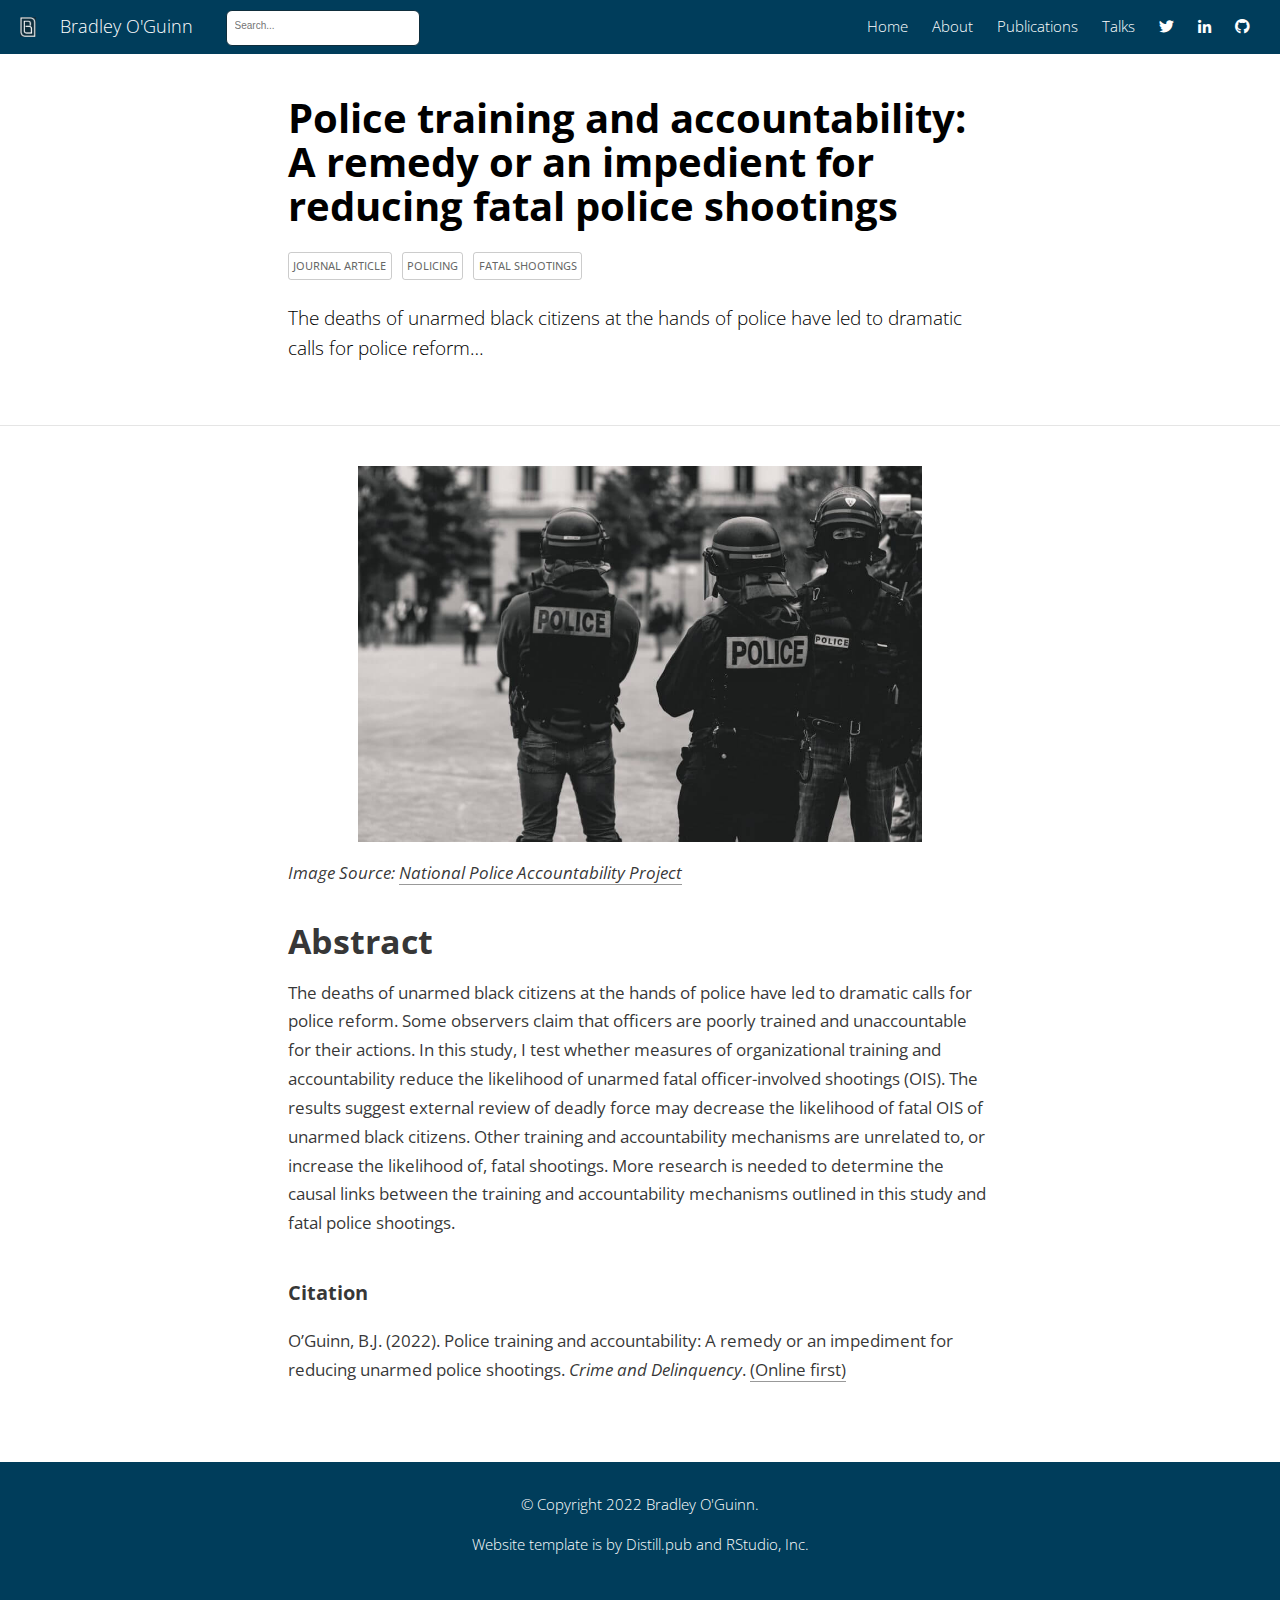
<file: docs/posts/2022-09-05-police-training-and-accountability/index.html>
<!DOCTYPE html>

<html xmlns="http://www.w3.org/1999/xhtml" lang="" xml:lang="">

<head>
  <meta charset="utf-8"/>
  <meta name="viewport" content="width=device-width, initial-scale=1"/>
  <meta http-equiv="X-UA-Compatible" content="IE=Edge,chrome=1"/>
  <meta name="generator" content="distill" />

  <style type="text/css">
  /* Hide doc at startup (prevent jankiness while JS renders/transforms) */
  body {
    visibility: hidden;
  }
  </style>

 <!--radix_placeholder_import_source-->
 <!--/radix_placeholder_import_source-->

<style type="text/css">code{white-space: pre;}</style>
<style type="text/css" data-origin="pandoc">
pre > code.sourceCode { white-space: pre; position: relative; }
pre > code.sourceCode > span { display: inline-block; line-height: 1.25; }
pre > code.sourceCode > span:empty { height: 1.2em; }
.sourceCode { overflow: visible; }
code.sourceCode > span { color: inherit; text-decoration: inherit; }
div.sourceCode { margin: 1em 0; }
pre.sourceCode { margin: 0; }
@media screen {
div.sourceCode { overflow: auto; }
}
@media print {
pre > code.sourceCode { white-space: pre-wrap; }
pre > code.sourceCode > span { text-indent: -5em; padding-left: 5em; }
}
pre.numberSource code
  { counter-reset: source-line 0; }
pre.numberSource code > span
  { position: relative; left: -4em; counter-increment: source-line; }
pre.numberSource code > span > a:first-child::before
  { content: counter(source-line);
    position: relative; left: -1em; text-align: right; vertical-align: baseline;
    border: none; display: inline-block;
    -webkit-touch-callout: none; -webkit-user-select: none;
    -khtml-user-select: none; -moz-user-select: none;
    -ms-user-select: none; user-select: none;
    padding: 0 4px; width: 4em;
    color: #aaaaaa;
  }
pre.numberSource { margin-left: 3em; border-left: 1px solid #aaaaaa;  padding-left: 4px; }
div.sourceCode
  { color: #00769e; background-color: #f1f3f5; }
@media screen {
pre > code.sourceCode > span > a:first-child::before { text-decoration: underline; }
}
code span { color: #00769e; } /* Normal */
code span.al { color: #ad0000; } /* Alert */
code span.an { color: #5e5e5e; } /* Annotation */
code span.at { color: #657422; } /* Attribute */
code span.bn { color: #ad0000; } /* BaseN */
code span.bu { } /* BuiltIn */
code span.cf { color: #00769e; } /* ControlFlow */
code span.ch { color: #20794d; } /* Char */
code span.cn { color: #8f5902; } /* Constant */
code span.co { color: #5e5e5e; } /* Comment */
code span.cv { color: #5e5e5e; font-style: italic; } /* CommentVar */
code span.do { color: #5e5e5e; font-style: italic; } /* Documentation */
code span.dt { color: #ad0000; } /* DataType */
code span.dv { color: #ad0000; } /* DecVal */
code span.er { color: #ad0000; } /* Error */
code span.ex { } /* Extension */
code span.fl { color: #ad0000; } /* Float */
code span.fu { color: #4758ab; } /* Function */
code span.im { } /* Import */
code span.in { color: #5e5e5e; } /* Information */
code span.kw { color: #00769e; } /* Keyword */
code span.op { color: #5e5e5e; } /* Operator */
code span.ot { color: #00769e; } /* Other */
code span.pp { color: #ad0000; } /* Preprocessor */
code span.sc { color: #5e5e5e; } /* SpecialChar */
code span.ss { color: #20794d; } /* SpecialString */
code span.st { color: #20794d; } /* String */
code span.va { color: #111111; } /* Variable */
code span.vs { color: #20794d; } /* VerbatimString */
code span.wa { color: #5e5e5e; font-style: italic; } /* Warning */
</style>


  <!--radix_placeholder_meta_tags-->
<title>Bradley O'Guinn: Police training and accountability: A remedy or an impedient for reducing fatal police shootings</title>

<meta property="description" itemprop="description" content="The deaths of unarmed black citizens at the hands of police have led to dramatic calls for police reform..."/>

<link rel="icon" type="image/vnd.microsoft.icon" href="../../images/favicon.ico"/>

<!--  https://schema.org/Article -->
<meta property="article:published" itemprop="datePublished" content="2022-09-05"/>
<meta property="article:created" itemprop="dateCreated" content="2022-09-05"/>

<!--  https://developers.facebook.com/docs/sharing/webmasters#markup -->
<meta property="og:title" content="Bradley O&#39;Guinn: Police training and accountability: A remedy or an impedient for reducing fatal police shootings"/>
<meta property="og:type" content="article"/>
<meta property="og:description" content="The deaths of unarmed black citizens at the hands of police have led to dramatic calls for police reform..."/>
<meta property="og:locale" content="en_US"/>
<meta property="og:site_name" content="Bradley O&#39;Guinn"/>

<!--  https://dev.twitter.com/cards/types/summary -->
<meta property="twitter:card" content="summary"/>
<meta property="twitter:title" content="Bradley O&#39;Guinn: Police training and accountability: A remedy or an impedient for reducing fatal police shootings"/>
<meta property="twitter:description" content="The deaths of unarmed black citizens at the hands of police have led to dramatic calls for police reform..."/>

<!--/radix_placeholder_meta_tags-->
  <!--radix_placeholder_rmarkdown_metadata-->

<script type="text/json" id="radix-rmarkdown-metadata">
{"type":"list","attributes":{"names":{"type":"character","attributes":{},"value":["title","categories","description","date","output"]}},"value":[{"type":"character","attributes":{},"value":["Police training and accountability: A remedy or an impedient for reducing fatal police shootings"]},{"type":"character","attributes":{},"value":["Journal Article","Policing","Fatal Shootings"]},{"type":"character","attributes":{},"value":["The deaths of unarmed black citizens at the hands of police have led to dramatic calls for police reform..."]},{"type":"character","attributes":{},"value":["2022-09-05"]},{"type":"list","attributes":{"names":{"type":"character","attributes":{},"value":["distill::distill_article"]}},"value":[{"type":"list","attributes":{"names":{"type":"character","attributes":{},"value":["self_contained"]}},"value":[{"type":"logical","attributes":{},"value":[false]}]}]}]}
</script>
<!--/radix_placeholder_rmarkdown_metadata-->
  
  <script type="text/json" id="radix-resource-manifest">
  {"type":"character","attributes":{},"value":["images/police-bw.jpg","images/test.jpg","police-training-and-accountability_files/anchor-4.2.2/anchor.min.js","police-training-and-accountability_files/bowser-1.9.3/bowser.min.js","police-training-and-accountability_files/distill-2.2.21/template.v2.js","police-training-and-accountability_files/header-attrs-2.16/header-attrs.js","police-training-and-accountability_files/jquery-3.6.0/jquery-3.6.0.js","police-training-and-accountability_files/jquery-3.6.0/jquery-3.6.0.min.js","police-training-and-accountability_files/jquery-3.6.0/jquery-3.6.0.min.map","police-training-and-accountability_files/popper-2.6.0/popper.min.js","police-training-and-accountability_files/tippy-6.2.7/tippy-bundle.umd.min.js","police-training-and-accountability_files/tippy-6.2.7/tippy-light-border.css","police-training-and-accountability_files/tippy-6.2.7/tippy.css","police-training-and-accountability_files/tippy-6.2.7/tippy.umd.min.js","police-training-and-accountability_files/webcomponents-2.0.0/webcomponents.js"]}
  </script>
  <!--radix_placeholder_navigation_in_header-->
<meta name="distill:offset" content="../.."/>

<script type="application/javascript">

  window.headroom_prevent_pin = false;

  window.document.addEventListener("DOMContentLoaded", function (event) {

    // initialize headroom for banner
    var header = $('header').get(0);
    var headerHeight = header.offsetHeight;
    var headroom = new Headroom(header, {
      tolerance: 5,
      onPin : function() {
        if (window.headroom_prevent_pin) {
          window.headroom_prevent_pin = false;
          headroom.unpin();
        }
      }
    });
    headroom.init();
    if(window.location.hash)
      headroom.unpin();
    $(header).addClass('headroom--transition');

    // offset scroll location for banner on hash change
    // (see: https://github.com/WickyNilliams/headroom.js/issues/38)
    window.addEventListener("hashchange", function(event) {
      window.scrollTo(0, window.pageYOffset - (headerHeight + 25));
    });

    // responsive menu
    $('.distill-site-header').each(function(i, val) {
      var topnav = $(this);
      var toggle = topnav.find('.nav-toggle');
      toggle.on('click', function() {
        topnav.toggleClass('responsive');
      });
    });

    // nav dropdowns
    $('.nav-dropbtn').click(function(e) {
      $(this).next('.nav-dropdown-content').toggleClass('nav-dropdown-active');
      $(this).parent().siblings('.nav-dropdown')
         .children('.nav-dropdown-content').removeClass('nav-dropdown-active');
    });
    $("body").click(function(e){
      $('.nav-dropdown-content').removeClass('nav-dropdown-active');
    });
    $(".nav-dropdown").click(function(e){
      e.stopPropagation();
    });
  });
</script>

<style type="text/css">

/* Theme (user-documented overrideables for nav appearance) */

.distill-site-nav {
  color: rgba(255, 255, 255, 0.8);
  background-color: #0F2E3D;
  font-size: 15px;
  font-weight: 300;
}

.distill-site-nav a {
  color: inherit;
  text-decoration: none;
}

.distill-site-nav a:hover {
  color: white;
}

@media print {
  .distill-site-nav {
    display: none;
  }
}

.distill-site-header {

}

.distill-site-footer {

}


/* Site Header */

.distill-site-header {
  width: 100%;
  box-sizing: border-box;
  z-index: 3;
}

.distill-site-header .nav-left {
  display: inline-block;
  margin-left: 8px;
}

@media screen and (max-width: 768px) {
  .distill-site-header .nav-left {
    margin-left: 0;
  }
}


.distill-site-header .nav-right {
  float: right;
  margin-right: 8px;
}

.distill-site-header a,
.distill-site-header .title {
  display: inline-block;
  text-align: center;
  padding: 14px 10px 14px 10px;
}

.distill-site-header .title {
  font-size: 18px;
  min-width: 150px;
}

.distill-site-header .logo {
  padding: 0;
}

.distill-site-header .logo img {
  display: none;
  max-height: 20px;
  width: auto;
  margin-bottom: -4px;
}

.distill-site-header .nav-image img {
  max-height: 18px;
  width: auto;
  display: inline-block;
  margin-bottom: -3px;
}



@media screen and (min-width: 1000px) {
  .distill-site-header .logo img {
    display: inline-block;
  }
  .distill-site-header .nav-left {
    margin-left: 20px;
  }
  .distill-site-header .nav-right {
    margin-right: 20px;
  }
  .distill-site-header .title {
    padding-left: 12px;
  }
}


.distill-site-header .nav-toggle {
  display: none;
}

.nav-dropdown {
  display: inline-block;
  position: relative;
}

.nav-dropdown .nav-dropbtn {
  border: none;
  outline: none;
  color: rgba(255, 255, 255, 0.8);
  padding: 16px 10px;
  background-color: transparent;
  font-family: inherit;
  font-size: inherit;
  font-weight: inherit;
  margin: 0;
  margin-top: 1px;
  z-index: 2;
}

.nav-dropdown-content {
  display: none;
  position: absolute;
  background-color: white;
  min-width: 200px;
  border: 1px solid rgba(0,0,0,0.15);
  border-radius: 4px;
  box-shadow: 0px 8px 16px 0px rgba(0,0,0,0.1);
  z-index: 1;
  margin-top: 2px;
  white-space: nowrap;
  padding-top: 4px;
  padding-bottom: 4px;
}

.nav-dropdown-content hr {
  margin-top: 4px;
  margin-bottom: 4px;
  border: none;
  border-bottom: 1px solid rgba(0, 0, 0, 0.1);
}

.nav-dropdown-active {
  display: block;
}

.nav-dropdown-content a, .nav-dropdown-content .nav-dropdown-header {
  color: black;
  padding: 6px 24px;
  text-decoration: none;
  display: block;
  text-align: left;
}

.nav-dropdown-content .nav-dropdown-header {
  display: block;
  padding: 5px 24px;
  padding-bottom: 0;
  text-transform: uppercase;
  font-size: 14px;
  color: #999999;
  white-space: nowrap;
}

.nav-dropdown:hover .nav-dropbtn {
  color: white;
}

.nav-dropdown-content a:hover {
  background-color: #ddd;
  color: black;
}

.nav-right .nav-dropdown-content {
  margin-left: -45%;
  right: 0;
}

@media screen and (max-width: 768px) {
  .distill-site-header a, .distill-site-header .nav-dropdown  {display: none;}
  .distill-site-header a.nav-toggle {
    float: right;
    display: block;
  }
  .distill-site-header .title {
    margin-left: 0;
  }
  .distill-site-header .nav-right {
    margin-right: 0;
  }
  .distill-site-header {
    overflow: hidden;
  }
  .nav-right .nav-dropdown-content {
    margin-left: 0;
  }
}


@media screen and (max-width: 768px) {
  .distill-site-header.responsive {position: relative; min-height: 500px; }
  .distill-site-header.responsive a.nav-toggle {
    position: absolute;
    right: 0;
    top: 0;
  }
  .distill-site-header.responsive a,
  .distill-site-header.responsive .nav-dropdown {
    display: block;
    text-align: left;
  }
  .distill-site-header.responsive .nav-left,
  .distill-site-header.responsive .nav-right {
    width: 100%;
  }
  .distill-site-header.responsive .nav-dropdown {float: none;}
  .distill-site-header.responsive .nav-dropdown-content {position: relative;}
  .distill-site-header.responsive .nav-dropdown .nav-dropbtn {
    display: block;
    width: 100%;
    text-align: left;
  }
}

/* Site Footer */

.distill-site-footer {
  width: 100%;
  overflow: hidden;
  box-sizing: border-box;
  z-index: 3;
  margin-top: 30px;
  padding-top: 30px;
  padding-bottom: 30px;
  text-align: center;
}

/* Headroom */

d-title {
  padding-top: 6rem;
}

@media print {
  d-title {
    padding-top: 4rem;
  }
}

.headroom {
  z-index: 1000;
  position: fixed;
  top: 0;
  left: 0;
  right: 0;
}

.headroom--transition {
  transition: all .4s ease-in-out;
}

.headroom--unpinned {
  top: -100px;
}

.headroom--pinned {
  top: 0;
}

/* adjust viewport for navbar height */
/* helps vertically center bootstrap (non-distill) content */
.min-vh-100 {
  min-height: calc(100vh - 100px) !important;
}

</style>

<script src="../../site_libs/jquery-3.6.0/jquery-3.6.0.min.js"></script>
<link href="../../site_libs/font-awesome-5.1.0/css/all.css" rel="stylesheet"/>
<link href="../../site_libs/font-awesome-5.1.0/css/v4-shims.css" rel="stylesheet"/>
<script src="../../site_libs/headroom-0.9.4/headroom.min.js"></script>
<script src="../../site_libs/autocomplete-0.37.1/autocomplete.min.js"></script>
<script src="../../site_libs/fuse-6.4.1/fuse.min.js"></script>

<script type="application/javascript">

function getMeta(metaName) {
  var metas = document.getElementsByTagName('meta');
  for (let i = 0; i < metas.length; i++) {
    if (metas[i].getAttribute('name') === metaName) {
      return metas[i].getAttribute('content');
    }
  }
  return '';
}

function offsetURL(url) {
  var offset = getMeta('distill:offset');
  return offset ? offset + '/' + url : url;
}

function createFuseIndex() {

  // create fuse index
  var options = {
    keys: [
      { name: 'title', weight: 20 },
      { name: 'categories', weight: 15 },
      { name: 'description', weight: 10 },
      { name: 'contents', weight: 5 },
    ],
    ignoreLocation: true,
    threshold: 0
  };
  var fuse = new window.Fuse([], options);

  // fetch the main search.json
  return fetch(offsetURL('search.json'))
    .then(function(response) {
      if (response.status == 200) {
        return response.json().then(function(json) {
          // index main articles
          json.articles.forEach(function(article) {
            fuse.add(article);
          });
          // download collections and index their articles
          return Promise.all(json.collections.map(function(collection) {
            return fetch(offsetURL(collection)).then(function(response) {
              if (response.status === 200) {
                return response.json().then(function(articles) {
                  articles.forEach(function(article) {
                    fuse.add(article);
                  });
                })
              } else {
                return Promise.reject(
                  new Error('Unexpected status from search index request: ' +
                            response.status)
                );
              }
            });
          })).then(function() {
            return fuse;
          });
        });

      } else {
        return Promise.reject(
          new Error('Unexpected status from search index request: ' +
                      response.status)
        );
      }
    });
}

window.document.addEventListener("DOMContentLoaded", function (event) {

  // get search element (bail if we don't have one)
  var searchEl = window.document.getElementById('distill-search');
  if (!searchEl)
    return;

  createFuseIndex()
    .then(function(fuse) {

      // make search box visible
      searchEl.classList.remove('hidden');

      // initialize autocomplete
      var options = {
        autoselect: true,
        hint: false,
        minLength: 2,
      };
      window.autocomplete(searchEl, options, [{
        source: function(query, callback) {
          const searchOptions = {
            isCaseSensitive: false,
            shouldSort: true,
            minMatchCharLength: 2,
            limit: 10,
          };
          var results = fuse.search(query, searchOptions);
          callback(results
            .map(function(result) { return result.item; })
          );
        },
        templates: {
          suggestion: function(suggestion) {
            var img = suggestion.preview && Object.keys(suggestion.preview).length > 0
              ? `<img src="${offsetURL(suggestion.preview)}"</img>`
              : '';
            var html = `
              <div class="search-item">
                <h3>${suggestion.title}</h3>
                <div class="search-item-description">
                  ${suggestion.description || ''}
                </div>
                <div class="search-item-preview">
                  ${img}
                </div>
              </div>
            `;
            return html;
          }
        }
      }]).on('autocomplete:selected', function(event, suggestion) {
        window.location.href = offsetURL(suggestion.path);
      });
      // remove inline display style on autocompleter (we want to
      // manage responsive display via css)
      $('.algolia-autocomplete').css("display", "");
    })
    .catch(function(error) {
      console.log(error);
    });

});

</script>

<style type="text/css">

.nav-search {
  font-size: x-small;
}

/* Algolioa Autocomplete */

.algolia-autocomplete {
  display: inline-block;
  margin-left: 10px;
  vertical-align: sub;
  background-color: white;
  color: black;
  padding: 6px;
  padding-top: 8px;
  padding-bottom: 0;
  border-radius: 6px;
  border: 1px #0F2E3D solid;
  width: 180px;
}


@media screen and (max-width: 768px) {
  .distill-site-nav .algolia-autocomplete {
    display: none;
    visibility: hidden;
  }
  .distill-site-nav.responsive .algolia-autocomplete {
    display: inline-block;
    visibility: visible;
  }
  .distill-site-nav.responsive .algolia-autocomplete .aa-dropdown-menu {
    margin-left: 0;
    width: 400px;
    max-height: 400px;
  }
}

.algolia-autocomplete .aa-input, .algolia-autocomplete .aa-hint {
  width: 90%;
  outline: none;
  border: none;
}

.algolia-autocomplete .aa-hint {
  color: #999;
}
.algolia-autocomplete .aa-dropdown-menu {
  width: 550px;
  max-height: 70vh;
  overflow-x: visible;
  overflow-y: scroll;
  padding: 5px;
  margin-top: 3px;
  margin-left: -150px;
  background-color: #fff;
  border-radius: 5px;
  border: 1px solid #999;
  border-top: none;
}

.algolia-autocomplete .aa-dropdown-menu .aa-suggestion {
  cursor: pointer;
  padding: 5px 4px;
  border-bottom: 1px solid #eee;
}

.algolia-autocomplete .aa-dropdown-menu .aa-suggestion:last-of-type {
  border-bottom: none;
  margin-bottom: 2px;
}

.algolia-autocomplete .aa-dropdown-menu .aa-suggestion .search-item {
  overflow: hidden;
  font-size: 0.8em;
  line-height: 1.4em;
}

.algolia-autocomplete .aa-dropdown-menu .aa-suggestion .search-item h3 {
  font-size: 1rem;
  margin-block-start: 0;
  margin-block-end: 5px;
}

.algolia-autocomplete .aa-dropdown-menu .aa-suggestion .search-item-description {
  display: inline-block;
  overflow: hidden;
  height: 2.8em;
  width: 80%;
  margin-right: 4%;
}

.algolia-autocomplete .aa-dropdown-menu .aa-suggestion .search-item-preview {
  display: inline-block;
  width: 15%;
}

.algolia-autocomplete .aa-dropdown-menu .aa-suggestion .search-item-preview img {
  height: 3em;
  width: auto;
  display: none;
}

.algolia-autocomplete .aa-dropdown-menu .aa-suggestion .search-item-preview img[src] {
  display: initial;
}

.algolia-autocomplete .aa-dropdown-menu .aa-suggestion.aa-cursor {
  background-color: #eee;
}
.algolia-autocomplete .aa-dropdown-menu .aa-suggestion em {
  font-weight: bold;
  font-style: normal;
}

</style>


<!--/radix_placeholder_navigation_in_header-->
  <!--radix_placeholder_distill-->

<style type="text/css">

body {
  background-color: white;
}

.pandoc-table {
  width: 100%;
}

.pandoc-table>caption {
  margin-bottom: 10px;
}

.pandoc-table th:not([align]) {
  text-align: left;
}

.pagedtable-footer {
  font-size: 15px;
}

d-byline .byline {
  grid-template-columns: 2fr 2fr;
}

d-byline .byline h3 {
  margin-block-start: 1.5em;
}

d-byline .byline .authors-affiliations h3 {
  margin-block-start: 0.5em;
}

.authors-affiliations .orcid-id {
  width: 16px;
  height:16px;
  margin-left: 4px;
  margin-right: 4px;
  vertical-align: middle;
  padding-bottom: 2px;
}

d-title .dt-tags {
  margin-top: 1em;
  grid-column: text;
}

.dt-tags .dt-tag {
  text-decoration: none;
  display: inline-block;
  color: rgba(0,0,0,0.6);
  padding: 0em 0.4em;
  margin-right: 0.5em;
  margin-bottom: 0.4em;
  font-size: 70%;
  border: 1px solid rgba(0,0,0,0.2);
  border-radius: 3px;
  text-transform: uppercase;
  font-weight: 500;
}

d-article table.gt_table td,
d-article table.gt_table th {
  border-bottom: none;
}

.html-widget {
  margin-bottom: 2.0em;
}

.l-screen-inset {
  padding-right: 16px;
}

.l-screen .caption {
  margin-left: 10px;
}

.shaded {
  background: rgb(247, 247, 247);
  padding-top: 20px;
  padding-bottom: 20px;
  border-top: 1px solid rgba(0, 0, 0, 0.1);
  border-bottom: 1px solid rgba(0, 0, 0, 0.1);
}

.shaded .html-widget {
  margin-bottom: 0;
  border: 1px solid rgba(0, 0, 0, 0.1);
}

.shaded .shaded-content {
  background: white;
}

.text-output {
  margin-top: 0;
  line-height: 1.5em;
}

.hidden {
  display: none !important;
}

d-article {
  padding-top: 2.5rem;
  padding-bottom: 30px;
}

d-appendix {
  padding-top: 30px;
}

d-article>p>img {
  width: 100%;
}

d-article h2 {
  margin: 1rem 0 1.5rem 0;
}

d-article h3 {
  margin-top: 1.5rem;
}

d-article iframe {
  border: 1px solid rgba(0, 0, 0, 0.1);
  margin-bottom: 2.0em;
  width: 100%;
}

/* Tweak code blocks */

d-article div.sourceCode code,
d-article pre code {
  font-family: Consolas, Monaco, 'Andale Mono', 'Ubuntu Mono', monospace;
}

d-article pre,
d-article div.sourceCode,
d-article div.sourceCode pre {
  overflow: auto;
}

d-article div.sourceCode {
  background-color: white;
}

d-article div.sourceCode pre {
  padding-left: 10px;
  font-size: 12px;
  border-left: 2px solid rgba(0,0,0,0.1);
}

d-article pre {
  font-size: 12px;
  color: black;
  background: none;
  margin-top: 0;
  text-align: left;
  white-space: pre;
  word-spacing: normal;
  word-break: normal;
  word-wrap: normal;
  line-height: 1.5;

  -moz-tab-size: 4;
  -o-tab-size: 4;
  tab-size: 4;

  -webkit-hyphens: none;
  -moz-hyphens: none;
  -ms-hyphens: none;
  hyphens: none;
}

d-article pre a {
  border-bottom: none;
}

d-article pre a:hover {
  border-bottom: none;
  text-decoration: underline;
}

d-article details {
  grid-column: text;
  margin-bottom: 0.8em;
}

@media(min-width: 768px) {

d-article pre,
d-article div.sourceCode,
d-article div.sourceCode pre {
  overflow: visible !important;
}

d-article div.sourceCode pre {
  padding-left: 18px;
  font-size: 14px;
}

d-article pre {
  font-size: 14px;
}

}

figure img.external {
  background: white;
  border: 1px solid rgba(0, 0, 0, 0.1);
  box-shadow: 0 1px 8px rgba(0, 0, 0, 0.1);
  padding: 18px;
  box-sizing: border-box;
}

/* CSS for d-contents */

.d-contents {
  grid-column: text;
  color: rgba(0,0,0,0.8);
  font-size: 0.9em;
  padding-bottom: 1em;
  margin-bottom: 1em;
  padding-bottom: 0.5em;
  margin-bottom: 1em;
  padding-left: 0.25em;
  justify-self: start;
}

@media(min-width: 1000px) {
  .d-contents.d-contents-float {
    height: 0;
    grid-column-start: 1;
    grid-column-end: 4;
    justify-self: center;
    padding-right: 3em;
    padding-left: 2em;
  }
}

.d-contents nav h3 {
  font-size: 18px;
  margin-top: 0;
  margin-bottom: 1em;
}

.d-contents li {
  list-style-type: none
}

.d-contents nav > ul {
  padding-left: 0;
}

.d-contents ul {
  padding-left: 1em
}

.d-contents nav ul li {
  margin-top: 0.6em;
  margin-bottom: 0.2em;
}

.d-contents nav a {
  font-size: 13px;
  border-bottom: none;
  text-decoration: none
  color: rgba(0, 0, 0, 0.8);
}

.d-contents nav a:hover {
  text-decoration: underline solid rgba(0, 0, 0, 0.6)
}

.d-contents nav > ul > li > a {
  font-weight: 600;
}

.d-contents nav > ul > li > ul {
  font-weight: inherit;
}

.d-contents nav > ul > li > ul > li {
  margin-top: 0.2em;
}


.d-contents nav ul {
  margin-top: 0;
  margin-bottom: 0.25em;
}

.d-article-with-toc h2:nth-child(2) {
  margin-top: 0;
}


/* Figure */

.figure {
  position: relative;
  margin-bottom: 2.5em;
  margin-top: 1.5em;
}

.figure .caption {
  color: rgba(0, 0, 0, 0.6);
  font-size: 12px;
  line-height: 1.5em;
}

.figure img.external {
  background: white;
  border: 1px solid rgba(0, 0, 0, 0.1);
  box-shadow: 0 1px 8px rgba(0, 0, 0, 0.1);
  padding: 18px;
  box-sizing: border-box;
}

.figure .caption a {
  color: rgba(0, 0, 0, 0.6);
}

.figure .caption b,
.figure .caption strong, {
  font-weight: 600;
  color: rgba(0, 0, 0, 1.0);
}

/* Citations */

d-article .citation {
  color: inherit;
  cursor: inherit;
}

div.hanging-indent{
  margin-left: 1em; text-indent: -1em;
}

/* Citation hover box */

.tippy-box[data-theme~=light-border] {
  background-color: rgba(250, 250, 250, 0.95);
}

.tippy-content > p {
  margin-bottom: 0;
  padding: 2px;
}


/* Tweak 1000px media break to show more text */

@media(min-width: 1000px) {
  .base-grid,
  distill-header,
  d-title,
  d-abstract,
  d-article,
  d-appendix,
  distill-appendix,
  d-byline,
  d-footnote-list,
  d-citation-list,
  distill-footer {
    grid-template-columns: [screen-start] 1fr [page-start kicker-start] 80px [middle-start] 50px [text-start kicker-end] 65px 65px 65px 65px 65px 65px 65px 65px [text-end gutter-start] 65px [middle-end] 65px [page-end gutter-end] 1fr [screen-end];
    grid-column-gap: 16px;
  }

  .grid {
    grid-column-gap: 16px;
  }

  d-article {
    font-size: 1.06rem;
    line-height: 1.7em;
  }
  figure .caption, .figure .caption, figure figcaption {
    font-size: 13px;
  }
}

@media(min-width: 1180px) {
  .base-grid,
  distill-header,
  d-title,
  d-abstract,
  d-article,
  d-appendix,
  distill-appendix,
  d-byline,
  d-footnote-list,
  d-citation-list,
  distill-footer {
    grid-template-columns: [screen-start] 1fr [page-start kicker-start] 60px [middle-start] 60px [text-start kicker-end] 60px 60px 60px 60px 60px 60px 60px 60px [text-end gutter-start] 60px [middle-end] 60px [page-end gutter-end] 1fr [screen-end];
    grid-column-gap: 32px;
  }

  .grid {
    grid-column-gap: 32px;
  }
}


/* Get the citation styles for the appendix (not auto-injected on render since
   we do our own rendering of the citation appendix) */

d-appendix .citation-appendix,
.d-appendix .citation-appendix {
  font-size: 11px;
  line-height: 15px;
  border-left: 1px solid rgba(0, 0, 0, 0.1);
  padding-left: 18px;
  border: 1px solid rgba(0,0,0,0.1);
  background: rgba(0, 0, 0, 0.02);
  padding: 10px 18px;
  border-radius: 3px;
  color: rgba(150, 150, 150, 1);
  overflow: hidden;
  margin-top: -12px;
  white-space: pre-wrap;
  word-wrap: break-word;
}

/* Include appendix styles here so they can be overridden */

d-appendix {
  contain: layout style;
  font-size: 0.8em;
  line-height: 1.7em;
  margin-top: 60px;
  margin-bottom: 0;
  border-top: 1px solid rgba(0, 0, 0, 0.1);
  color: rgba(0,0,0,0.5);
  padding-top: 60px;
  padding-bottom: 48px;
}

d-appendix h3 {
  grid-column: page-start / text-start;
  font-size: 15px;
  font-weight: 500;
  margin-top: 1em;
  margin-bottom: 0;
  color: rgba(0,0,0,0.65);
}

d-appendix h3 + * {
  margin-top: 1em;
}

d-appendix ol {
  padding: 0 0 0 15px;
}

@media (min-width: 768px) {
  d-appendix ol {
    padding: 0 0 0 30px;
    margin-left: -30px;
  }
}

d-appendix li {
  margin-bottom: 1em;
}

d-appendix a {
  color: rgba(0, 0, 0, 0.6);
}

d-appendix > * {
  grid-column: text;
}

d-appendix > d-footnote-list,
d-appendix > d-citation-list,
d-appendix > distill-appendix {
  grid-column: screen;
}

/* Include footnote styles here so they can be overridden */

d-footnote-list {
  contain: layout style;
}

d-footnote-list > * {
  grid-column: text;
}

d-footnote-list a.footnote-backlink {
  color: rgba(0,0,0,0.3);
  padding-left: 0.5em;
}



/* Anchor.js */

.anchorjs-link {
  /*transition: all .25s linear; */
  text-decoration: none;
  border-bottom: none;
}
*:hover > .anchorjs-link {
  margin-left: -1.125em !important;
  text-decoration: none;
  border-bottom: none;
}

/* Social footer */

.social_footer {
  margin-top: 30px;
  margin-bottom: 0;
  color: rgba(0,0,0,0.67);
}

.disqus-comments {
  margin-right: 30px;
}

.disqus-comment-count {
  border-bottom: 1px solid rgba(0, 0, 0, 0.4);
  cursor: pointer;
}

#disqus_thread {
  margin-top: 30px;
}

.article-sharing a {
  border-bottom: none;
  margin-right: 8px;
}

.article-sharing a:hover {
  border-bottom: none;
}

.sidebar-section.subscribe {
  font-size: 12px;
  line-height: 1.6em;
}

.subscribe p {
  margin-bottom: 0.5em;
}


.article-footer .subscribe {
  font-size: 15px;
  margin-top: 45px;
}


.sidebar-section.custom {
  font-size: 12px;
  line-height: 1.6em;
}

.custom p {
  margin-bottom: 0.5em;
}

/* Styles for listing layout (hide title) */
.layout-listing d-title, .layout-listing .d-title {
  display: none;
}

/* Styles for posts lists (not auto-injected) */


.posts-with-sidebar {
  padding-left: 45px;
  padding-right: 45px;
}

.posts-list .description h2,
.posts-list .description p {
  font-family: -apple-system, BlinkMacSystemFont, "Segoe UI", Roboto, Oxygen, Ubuntu, Cantarell, "Fira Sans", "Droid Sans", "Helvetica Neue", Arial, sans-serif;
}

.posts-list .description h2 {
  font-weight: 700;
  border-bottom: none;
  padding-bottom: 0;
}

.posts-list h2.post-tag {
  border-bottom: 1px solid rgba(0, 0, 0, 0.2);
  padding-bottom: 12px;
}
.posts-list {
  margin-top: 60px;
  margin-bottom: 24px;
}

.posts-list .post-preview {
  text-decoration: none;
  overflow: hidden;
  display: block;
  border-bottom: 1px solid rgba(0, 0, 0, 0.1);
  padding: 24px 0;
}

.post-preview-last {
  border-bottom: none !important;
}

.posts-list .posts-list-caption {
  grid-column: screen;
  font-weight: 400;
}

.posts-list .post-preview h2 {
  margin: 0 0 6px 0;
  line-height: 1.2em;
  font-style: normal;
  font-size: 24px;
}

.posts-list .post-preview p {
  margin: 0 0 12px 0;
  line-height: 1.4em;
  font-size: 16px;
}

.posts-list .post-preview .thumbnail {
  box-sizing: border-box;
  margin-bottom: 24px;
  position: relative;
  max-width: 500px;
}
.posts-list .post-preview img {
  width: 100%;
  display: block;
}

.posts-list .metadata {
  font-size: 12px;
  line-height: 1.4em;
  margin-bottom: 18px;
}

.posts-list .metadata > * {
  display: inline-block;
}

.posts-list .metadata .publishedDate {
  margin-right: 2em;
}

.posts-list .metadata .dt-authors {
  display: block;
  margin-top: 0.3em;
  margin-right: 2em;
}

.posts-list .dt-tags {
  display: block;
  line-height: 1em;
}

.posts-list .dt-tags .dt-tag {
  display: inline-block;
  color: rgba(0,0,0,0.6);
  padding: 0.3em 0.4em;
  margin-right: 0.2em;
  margin-bottom: 0.4em;
  font-size: 60%;
  border: 1px solid rgba(0,0,0,0.2);
  border-radius: 3px;
  text-transform: uppercase;
  font-weight: 500;
}

.posts-list img {
  opacity: 1;
}

.posts-list img[data-src] {
  opacity: 0;
}

.posts-more {
  clear: both;
}


.posts-sidebar {
  font-size: 16px;
}

.posts-sidebar h3 {
  font-size: 16px;
  margin-top: 0;
  margin-bottom: 0.5em;
  font-weight: 400;
  text-transform: uppercase;
}

.sidebar-section {
  margin-bottom: 30px;
}

.categories ul {
  list-style-type: none;
  margin: 0;
  padding: 0;
}

.categories li {
  color: rgba(0, 0, 0, 0.8);
  margin-bottom: 0;
}

.categories li>a {
  border-bottom: none;
}

.categories li>a:hover {
  border-bottom: 1px solid rgba(0, 0, 0, 0.4);
}

.categories .active {
  font-weight: 600;
}

.categories .category-count {
  color: rgba(0, 0, 0, 0.4);
}


@media(min-width: 768px) {
  .posts-list .post-preview h2 {
    font-size: 26px;
  }
  .posts-list .post-preview .thumbnail {
    float: right;
    width: 30%;
    margin-bottom: 0;
  }
  .posts-list .post-preview .description {
    float: left;
    width: 45%;
  }
  .posts-list .post-preview .metadata {
    float: left;
    width: 20%;
    margin-top: 8px;
  }
  .posts-list .post-preview p {
    margin: 0 0 12px 0;
    line-height: 1.5em;
    font-size: 16px;
  }
  .posts-with-sidebar .posts-list {
    float: left;
    width: 75%;
  }
  .posts-with-sidebar .posts-sidebar {
    float: right;
    width: 20%;
    margin-top: 60px;
    padding-top: 24px;
    padding-bottom: 24px;
  }
}


/* Improve display for browsers without grid (IE/Edge <= 15) */

.downlevel {
  line-height: 1.6em;
  font-family: -apple-system, BlinkMacSystemFont, "Segoe UI", Roboto, Oxygen, Ubuntu, Cantarell, "Fira Sans", "Droid Sans", "Helvetica Neue", Arial, sans-serif;
  margin: 0;
}

.downlevel .d-title {
  padding-top: 6rem;
  padding-bottom: 1.5rem;
}

.downlevel .d-title h1 {
  font-size: 50px;
  font-weight: 700;
  line-height: 1.1em;
  margin: 0 0 0.5rem;
}

.downlevel .d-title p {
  font-weight: 300;
  font-size: 1.2rem;
  line-height: 1.55em;
  margin-top: 0;
}

.downlevel .d-byline {
  padding-top: 0.8em;
  padding-bottom: 0.8em;
  font-size: 0.8rem;
  line-height: 1.8em;
}

.downlevel .section-separator {
  border: none;
  border-top: 1px solid rgba(0, 0, 0, 0.1);
}

.downlevel .d-article {
  font-size: 1.06rem;
  line-height: 1.7em;
  padding-top: 1rem;
  padding-bottom: 2rem;
}


.downlevel .d-appendix {
  padding-left: 0;
  padding-right: 0;
  max-width: none;
  font-size: 0.8em;
  line-height: 1.7em;
  margin-bottom: 0;
  color: rgba(0,0,0,0.5);
  padding-top: 40px;
  padding-bottom: 48px;
}

.downlevel .footnotes ol {
  padding-left: 13px;
}

.downlevel .base-grid,
.downlevel .distill-header,
.downlevel .d-title,
.downlevel .d-abstract,
.downlevel .d-article,
.downlevel .d-appendix,
.downlevel .distill-appendix,
.downlevel .d-byline,
.downlevel .d-footnote-list,
.downlevel .d-citation-list,
.downlevel .distill-footer,
.downlevel .appendix-bottom,
.downlevel .posts-container {
  padding-left: 40px;
  padding-right: 40px;
}

@media(min-width: 768px) {
  .downlevel .base-grid,
  .downlevel .distill-header,
  .downlevel .d-title,
  .downlevel .d-abstract,
  .downlevel .d-article,
  .downlevel .d-appendix,
  .downlevel .distill-appendix,
  .downlevel .d-byline,
  .downlevel .d-footnote-list,
  .downlevel .d-citation-list,
  .downlevel .distill-footer,
  .downlevel .appendix-bottom,
  .downlevel .posts-container {
  padding-left: 150px;
  padding-right: 150px;
  max-width: 900px;
}
}

.downlevel pre code {
  display: block;
  border-left: 2px solid rgba(0, 0, 0, .1);
  padding: 0 0 0 20px;
  font-size: 14px;
}

.downlevel code, .downlevel pre {
  color: black;
  background: none;
  font-family: Consolas, Monaco, 'Andale Mono', 'Ubuntu Mono', monospace;
  text-align: left;
  white-space: pre;
  word-spacing: normal;
  word-break: normal;
  word-wrap: normal;
  line-height: 1.5;

  -moz-tab-size: 4;
  -o-tab-size: 4;
  tab-size: 4;

  -webkit-hyphens: none;
  -moz-hyphens: none;
  -ms-hyphens: none;
  hyphens: none;
}

.downlevel .posts-list .post-preview {
  color: inherit;
}



</style>

<script type="application/javascript">

function is_downlevel_browser() {
  if (bowser.isUnsupportedBrowser({ msie: "12", msedge: "16"},
                                 window.navigator.userAgent)) {
    return true;
  } else {
    return window.load_distill_framework === undefined;
  }
}

// show body when load is complete
function on_load_complete() {

  // add anchors
  if (window.anchors) {
    window.anchors.options.placement = 'left';
    window.anchors.add('d-article > h2, d-article > h3, d-article > h4, d-article > h5');
  }


  // set body to visible
  document.body.style.visibility = 'visible';

  // force redraw for leaflet widgets
  if (window.HTMLWidgets) {
    var maps = window.HTMLWidgets.findAll(".leaflet");
    $.each(maps, function(i, el) {
      var map = this.getMap();
      map.invalidateSize();
      map.eachLayer(function(layer) {
        if (layer instanceof L.TileLayer)
          layer.redraw();
      });
    });
  }

  // trigger 'shown' so htmlwidgets resize
  $('d-article').trigger('shown');
}

function init_distill() {

  init_common();

  // create front matter
  var front_matter = $('<d-front-matter></d-front-matter>');
  $('#distill-front-matter').wrap(front_matter);

  // create d-title
  $('.d-title').changeElementType('d-title');

  // create d-byline
  var byline = $('<d-byline></d-byline>');
  $('.d-byline').replaceWith(byline);

  // create d-article
  var article = $('<d-article></d-article>');
  $('.d-article').wrap(article).children().unwrap();

  // move posts container into article
  $('.posts-container').appendTo($('d-article'));

  // create d-appendix
  $('.d-appendix').changeElementType('d-appendix');

  // flag indicating that we have appendix items
  var appendix = $('.appendix-bottom').children('h3').length > 0;

  // replace footnotes with <d-footnote>
  $('.footnote-ref').each(function(i, val) {
    appendix = true;
    var href = $(this).attr('href');
    var id = href.replace('#', '');
    var fn = $('#' + id);
    var fn_p = $('#' + id + '>p');
    fn_p.find('.footnote-back').remove();
    var text = fn_p.html();
    var dtfn = $('<d-footnote></d-footnote>');
    dtfn.html(text);
    $(this).replaceWith(dtfn);
  });
  // remove footnotes
  $('.footnotes').remove();

  // move refs into #references-listing
  $('#references-listing').replaceWith($('#refs'));

  $('h1.appendix, h2.appendix').each(function(i, val) {
    $(this).changeElementType('h3');
  });
  $('h3.appendix').each(function(i, val) {
    var id = $(this).attr('id');
    $('.d-contents a[href="#' + id + '"]').parent().remove();
    appendix = true;
    $(this).nextUntil($('h1, h2, h3')).addBack().appendTo($('d-appendix'));
  });

  // show d-appendix if we have appendix content
  $("d-appendix").css('display', appendix ? 'grid' : 'none');

  // localize layout chunks to just output
  $('.layout-chunk').each(function(i, val) {

    // capture layout
    var layout = $(this).attr('data-layout');

    // apply layout to markdown level block elements
    var elements = $(this).children().not('details, div.sourceCode, pre, script');
    elements.each(function(i, el) {
      var layout_div = $('<div class="' + layout + '"></div>');
      if (layout_div.hasClass('shaded')) {
        var shaded_content = $('<div class="shaded-content"></div>');
        $(this).wrap(shaded_content);
        $(this).parent().wrap(layout_div);
      } else {
        $(this).wrap(layout_div);
      }
    });


    // unwrap the layout-chunk div
    $(this).children().unwrap();
  });

  // remove code block used to force  highlighting css
  $('.distill-force-highlighting-css').parent().remove();

  // remove empty line numbers inserted by pandoc when using a
  // custom syntax highlighting theme
  $('code.sourceCode a:empty').remove();

  // load distill framework
  load_distill_framework();

  // wait for window.distillRunlevel == 4 to do post processing
  function distill_post_process() {

    if (!window.distillRunlevel || window.distillRunlevel < 4)
      return;

    // hide author/affiliations entirely if we have no authors
    var front_matter = JSON.parse($("#distill-front-matter").html());
    var have_authors = front_matter.authors && front_matter.authors.length > 0;
    if (!have_authors)
      $('d-byline').addClass('hidden');

    // article with toc class
    $('.d-contents').parent().addClass('d-article-with-toc');

    // strip links that point to #
    $('.authors-affiliations').find('a[href="#"]').removeAttr('href');

    // add orcid ids
    $('.authors-affiliations').find('.author').each(function(i, el) {
      var orcid_id = front_matter.authors[i].orcidID;
      if (orcid_id) {
        var a = $('<a></a>');
        a.attr('href', 'https://orcid.org/' + orcid_id);
        var img = $('<img></img>');
        img.addClass('orcid-id');
        img.attr('alt', 'ORCID ID');
        img.attr('src','[data-uri]');
        a.append(img);
        $(this).append(a);
      }
    });

    // hide elements of author/affiliations grid that have no value
    function hide_byline_column(caption) {
      $('d-byline').find('h3:contains("' + caption + '")').parent().css('visibility', 'hidden');
    }

    // affiliations
    var have_affiliations = false;
    for (var i = 0; i<front_matter.authors.length; ++i) {
      var author = front_matter.authors[i];
      if (author.affiliation !== "&nbsp;") {
        have_affiliations = true;
        break;
      }
    }
    if (!have_affiliations)
      $('d-byline').find('h3:contains("Affiliations")').css('visibility', 'hidden');

    // published date
    if (!front_matter.publishedDate)
      hide_byline_column("Published");

    // document object identifier
    var doi = $('d-byline').find('h3:contains("DOI")');
    var doi_p = doi.next().empty();
    if (!front_matter.doi) {
      // if we have a citation and valid citationText then link to that
      if ($('#citation').length > 0 && front_matter.citationText) {
        doi.html('Citation');
        $('<a href="#citation"></a>')
          .text(front_matter.citationText)
          .appendTo(doi_p);
      } else {
        hide_byline_column("DOI");
      }
    } else {
      $('<a></a>')
         .attr('href', "https://doi.org/" + front_matter.doi)
         .html(front_matter.doi)
         .appendTo(doi_p);
    }

     // change plural form of authors/affiliations
    if (front_matter.authors.length === 1) {
      var grid = $('.authors-affiliations');
      grid.children('h3:contains("Authors")').text('Author');
      grid.children('h3:contains("Affiliations")').text('Affiliation');
    }

    // remove d-appendix and d-footnote-list local styles
    $('d-appendix > style:first-child').remove();
    $('d-footnote-list > style:first-child').remove();

    // move appendix-bottom entries to the bottom
    $('.appendix-bottom').appendTo('d-appendix').children().unwrap();
    $('.appendix-bottom').remove();

    // hoverable references
    $('span.citation[data-cites]').each(function() {
      if ($(this).children()[0].nodeName == "D-FOOTNOTE") {
        var fn = $(this).children()[0]
        $(this).html(fn.shadowRoot.querySelector("sup"))
        $(this).id = fn.id
        fn.remove()
      }
      var refs = $(this).attr('data-cites').split(" ");
      var refHtml = refs.map(function(ref) {
        return "<p>" + $('#ref-' + ref).html() + "</p>";
      }).join("\n");
      window.tippy(this, {
        allowHTML: true,
        content: refHtml,
        maxWidth: 500,
        interactive: true,
        interactiveBorder: 10,
        theme: 'light-border',
        placement: 'bottom-start'
      });
    });

    // fix footnotes in tables (#411)
    // replacing broken distill.pub feature
    $('table d-footnote').each(function() {
      // we replace internal showAtNode methode which is triggered when hovering a footnote
      this.hoverBox.showAtNode = function(node) {
        // ported from https://github.com/distillpub/template/pull/105/files
        calcOffset = function(elem) {
            let x = elem.offsetLeft;
            let y = elem.offsetTop;
            // Traverse upwards until an `absolute` element is found or `elem`
            // becomes null.
            while (elem = elem.offsetParent && elem.style.position != 'absolute') {
                x += elem.offsetLeft;
                y += elem.offsetTop;
            }

            return { left: x, top: y };
        }
        // https://developer.mozilla.org/en-US/docs/Web/API/HTMLElement/offsetTop
        const bbox = node.getBoundingClientRect();
        const offset = calcOffset(node);
        this.show([offset.left + bbox.width, offset.top + bbox.height]);
      }
    })

    // clear polling timer
    clearInterval(tid);

    // show body now that everything is ready
    on_load_complete();
  }

  var tid = setInterval(distill_post_process, 50);
  distill_post_process();

}

function init_downlevel() {

  init_common();

   // insert hr after d-title
  $('.d-title').after($('<hr class="section-separator"/>'));

  // check if we have authors
  var front_matter = JSON.parse($("#distill-front-matter").html());
  var have_authors = front_matter.authors && front_matter.authors.length > 0;

  // manage byline/border
  if (!have_authors)
    $('.d-byline').remove();
  $('.d-byline').after($('<hr class="section-separator"/>'));
  $('.d-byline a').remove();

  // remove toc
  $('.d-contents').remove();

  // move appendix elements
  $('h1.appendix, h2.appendix').each(function(i, val) {
    $(this).changeElementType('h3');
  });
  $('h3.appendix').each(function(i, val) {
    $(this).nextUntil($('h1, h2, h3')).addBack().appendTo($('.d-appendix'));
  });


  // inject headers into references and footnotes
  var refs_header = $('<h3></h3>');
  refs_header.text('References');
  $('#refs').prepend(refs_header);

  var footnotes_header = $('<h3></h3');
  footnotes_header.text('Footnotes');
  $('.footnotes').children('hr').first().replaceWith(footnotes_header);

  // move appendix-bottom entries to the bottom
  $('.appendix-bottom').appendTo('.d-appendix').children().unwrap();
  $('.appendix-bottom').remove();

  // remove appendix if it's empty
  if ($('.d-appendix').children().length === 0)
    $('.d-appendix').remove();

  // prepend separator above appendix
  $('.d-appendix').before($('<hr class="section-separator" style="clear: both"/>'));

  // trim code
  $('pre>code').each(function(i, val) {
    $(this).html($.trim($(this).html()));
  });

  // move posts-container right before article
  $('.posts-container').insertBefore($('.d-article'));

  $('body').addClass('downlevel');

  on_load_complete();
}


function init_common() {

  // jquery plugin to change element types
  (function($) {
    $.fn.changeElementType = function(newType) {
      var attrs = {};

      $.each(this[0].attributes, function(idx, attr) {
        attrs[attr.nodeName] = attr.nodeValue;
      });

      this.replaceWith(function() {
        return $("<" + newType + "/>", attrs).append($(this).contents());
      });
    };
  })(jQuery);

  // prevent underline for linked images
  $('a > img').parent().css({'border-bottom' : 'none'});

  // mark non-body figures created by knitr chunks as 100% width
  $('.layout-chunk').each(function(i, val) {
    var figures = $(this).find('img, .html-widget');
    // ignore leaflet img layers (#106)
    figures = figures.filter(':not(img[class*="leaflet"])')
    if ($(this).attr('data-layout') !== "l-body") {
      figures.css('width', '100%');
    } else {
      figures.css('max-width', '100%');
      figures.filter("[width]").each(function(i, val) {
        var fig = $(this);
        fig.css('width', fig.attr('width') + 'px');
      });

    }
  });

  // auto-append index.html to post-preview links in file: protocol
  // and in rstudio ide preview
  $('.post-preview').each(function(i, val) {
    if (window.location.protocol === "file:")
      $(this).attr('href', $(this).attr('href') + "index.html");
  });

  // get rid of index.html references in header
  if (window.location.protocol !== "file:") {
    $('.distill-site-header a[href]').each(function(i,val) {
      $(this).attr('href', $(this).attr('href').replace(/^index[.]html/, "./"));
    });
  }

  // add class to pandoc style tables
  $('tr.header').parent('thead').parent('table').addClass('pandoc-table');
  $('.kable-table').children('table').addClass('pandoc-table');

  // add figcaption style to table captions
  $('caption').parent('table').addClass("figcaption");

  // initialize posts list
  if (window.init_posts_list)
    window.init_posts_list();

  // implmement disqus comment link
  $('.disqus-comment-count').click(function() {
    window.headroom_prevent_pin = true;
    $('#disqus_thread').toggleClass('hidden');
    if (!$('#disqus_thread').hasClass('hidden')) {
      var offset = $(this).offset();
      $(window).resize();
      $('html, body').animate({
        scrollTop: offset.top - 35
      });
    }
  });
}

document.addEventListener('DOMContentLoaded', function() {
  if (is_downlevel_browser())
    init_downlevel();
  else
    window.addEventListener('WebComponentsReady', init_distill);
});

</script>

<style type="text/css">
/* base variables */

/* Edit the CSS properties in this file to create a custom
   Distill theme. Only edit values in the right column
   for each row; values shown are the CSS defaults.
   To return any property to the default,
   you may set its value to: unset
   All rows must end with a semi-colon.                      */

/* Optional: embed custom fonts here with `@import`          */
/* This must remain at the top of this file.                 */



html {
  /*-- Main font sizes --*/
  --title-size:      50px;
  --body-size:       1.06rem;
  --code-size:       14px;
  --aside-size:      12px;
  --fig-cap-size:    13px;
  /*-- Main font colors --*/
  --title-color:     #000000;
  --header-color:    rgba(0, 0, 0, 0.8);
  --body-color:      rgba(0, 0, 0, 0.8);
  --aside-color:     rgba(0, 0, 0, 0.6);
  --fig-cap-color:   rgba(0, 0, 0, 0.6);
  /*-- Specify custom fonts ~~~ must be imported above   --*/
  --heading-font:    sans-serif;
  --mono-font:       monospace;
  --body-font:       sans-serif;
  --navbar-font:     sans-serif;  /* websites + blogs only */
}

/*-- ARTICLE METADATA --*/
d-byline {
  --heading-size:    0.6rem;
  --heading-color:   rgba(0, 0, 0, 0.5);
  --body-size:       0.8rem;
  --body-color:      rgba(0, 0, 0, 0.8);
}

/*-- ARTICLE TABLE OF CONTENTS --*/
.d-contents {
  --heading-size:    18px;
  --contents-size:   13px;
}

/*-- ARTICLE APPENDIX --*/
d-appendix {
  --heading-size:    15px;
  --heading-color:   rgba(0, 0, 0, 0.65);
  --text-size:       0.8em;
  --text-color:      rgba(0, 0, 0, 0.5);
}

/*-- WEBSITE HEADER + FOOTER --*/
/* These properties only apply to Distill sites and blogs  */

.distill-site-header {
  --title-size:       18px;
  --text-color:       rgba(255, 255, 255, 0.8);
  --text-size:        15px;
  --hover-color:      white;
  --bkgd-color:       #0F2E3D;
}

.distill-site-footer {
  --text-color:       rgba(255, 255, 255, 0.8);
  --text-size:        15px;
  --hover-color:      white;
  --bkgd-color:       #0F2E3D;
}

/*-- Additional custom styles --*/
/* Add any additional CSS rules below                      */
</style>
<style type="text/css">
/* base variables */

/* Edit the CSS properties in this file to create a custom
   Distill theme. Only edit values in the right column
   for each row; values shown are the CSS defaults.
   To return any property to the default,
   you may set its value to: unset
   All rows must end with a semi-colon.                      */

/* Optional: embed custom fonts here with `@import`          */
@import url('https://fonts.googleapis.com/css2?family=Open+Sans:wght@300&family=Qwitcher+Grypen&display=swap');
/* This must remain at the top of this file.                 */



html {
  /*-- Main font sizes --*/
  --title-size:      40px;
  --body-size:       1.06rem;
  --code-size:       14px;
  --aside-size:      12px;
  --fig-cap-size:    13px;
  /*-- Main font colors --*/
  --title-color:     #000000;
  --header-color:    rgba(0, 0, 0, 0.8);
  --body-color:      rgba(0, 0, 0, 0.8);
  --aside-color:     rgba(0, 0, 0, 0.6);
  --fig-cap-color:   rgba(0, 0, 0, 0.6);
  /*-- Specify custom fonts ~~~ must be imported above   --*/
  --heading-font:    "Open Sans", sans-serif;
  --mono-font:       "Open Sans", sans-serif;
  --body-font:       "Open Sans", sans-serif-serif;
  --navbar-font:     "Open Sans", sans-serif;  /* websites + blogs only */
}

/*-- ARTICLE METADATA --*/
d-byline {
  --heading-size:    0.6rem;
  --heading-color:   rgba(0, 0, 0, 0.5);
  --body-size:       0.8rem;
  --body-color:      rgba(0, 0, 0, 0.8);
}

/*-- ARTICLE TABLE OF CONTENTS --*/
.d-contents {
  --heading-size:    18px;
  --contents-size:   13px;
}

/*-- ARTICLE APPENDIX --*/
d-appendix {
  --heading-size:    15px;
  --heading-color:   rgba(0, 0, 0, 0.65);
  --text-size:       0.8em;
  --text-color:      rgba(0, 0, 0, 0.5);
}

/*-- WEBSITE HEADER + FOOTER --*/
/* These properties only apply to Distill sites and blogs  */

.distill-site-header {
  --title-size:       18px;
  --text-color:       #ffffff;
  --text-size:        15px;
  --hover-color:      #ffd20a;
  --bkgd-color:       #003d5b;
}

.distill-site-footer {
  --text-color:       #ffffff;
  --text-size:        15px;
  --hover-color:      #ffd20a;
  --bkgd-color:       #003d5b;
}

/*-- Additional custom styles --*/
/* Add any additional CSS rules below                      */
</style>
<style type="text/css">
/* base style */

/* FONT FAMILIES */

:root {
  --heading-default: -apple-system, BlinkMacSystemFont, "Segoe UI", Roboto, Oxygen, Ubuntu, Cantarell, "Fira Sans", "Droid Sans", "Helvetica Neue", Arial, sans-serif;
  --mono-default: Consolas, Monaco, 'Andale Mono', 'Ubuntu Mono', monospace;
  --body-default: -apple-system, BlinkMacSystemFont, "Segoe UI", Roboto, Oxygen, Ubuntu, Cantarell, "Fira Sans", "Droid Sans", "Helvetica Neue", Arial, sans-serif;
}

body,
.posts-list .post-preview p,
.posts-list .description p {
  font-family: var(--body-font), var(--body-default);
}

h1, h2, h3, h4, h5, h6,
.posts-list .post-preview h2,
.posts-list .description h2 {
  font-family: var(--heading-font), var(--heading-default);
}

d-article div.sourceCode code,
d-article pre code {
  font-family: var(--mono-font), var(--mono-default);
}


/*-- TITLE --*/
d-title h1,
.posts-list > h1 {
  color: var(--title-color, black);
}

d-title h1 {
  font-size: var(--title-size, 50px);
}

/*-- HEADERS --*/
d-article h1,
d-article h2,
d-article h3,
d-article h4,
d-article h5,
d-article h6 {
  color: var(--header-color, rgba(0, 0, 0, 0.8));
}

/*-- BODY --*/
d-article > p,  /* only text inside of <p> tags */
d-article > ul, /* lists */
d-article > ol {
  color: var(--body-color, rgba(0, 0, 0, 0.8));
  font-size: var(--body-size, 1.06rem);
}


/*-- CODE --*/
d-article div.sourceCode code,
d-article pre code {
  font-size: var(--code-size, 14px);
}

/*-- ASIDE --*/
d-article aside {
  font-size: var(--aside-size, 12px);
  color: var(--aside-color, rgba(0, 0, 0, 0.6));
}

/*-- FIGURE CAPTIONS --*/
figure .caption,
figure figcaption,
.figure .caption {
  font-size: var(--fig-cap-size, 13px);
  color: var(--fig-cap-color, rgba(0, 0, 0, 0.6));
}

/*-- METADATA --*/
d-byline h3 {
  font-size: var(--heading-size, 0.6rem);
  color: var(--heading-color, rgba(0, 0, 0, 0.5));
}

d-byline {
  font-size: var(--body-size, 0.8rem);
  color: var(--body-color, rgba(0, 0, 0, 0.8));
}

d-byline a,
d-article d-byline a {
  color: var(--body-color, rgba(0, 0, 0, 0.8));
}

/*-- TABLE OF CONTENTS --*/
.d-contents nav h3 {
  font-size: var(--heading-size, 18px);
}

.d-contents nav a {
  font-size: var(--contents-size, 13px);
}

/*-- APPENDIX --*/
d-appendix h3 {
  font-size: var(--heading-size, 15px);
  color: var(--heading-color, rgba(0, 0, 0, 0.65));
}

d-appendix {
  font-size: var(--text-size, 0.8em);
  color: var(--text-color, rgba(0, 0, 0, 0.5));
}

d-appendix d-footnote-list a.footnote-backlink {
  color: var(--text-color, rgba(0, 0, 0, 0.5));
}

/*-- WEBSITE HEADER + FOOTER --*/
.distill-site-header .title {
  font-size: var(--title-size, 18px);
  font-family: var(--navbar-font), var(--heading-default);
}

.distill-site-header a,
.nav-dropdown .nav-dropbtn {
  font-family: var(--navbar-font), var(--heading-default);
}

.nav-dropdown .nav-dropbtn {
  color: var(--text-color, rgba(255, 255, 255, 0.8));
  font-size: var(--text-size, 15px);
}

.distill-site-header a:hover,
.nav-dropdown:hover .nav-dropbtn {
  color: var(--hover-color, white);
}

.distill-site-header {
  font-size: var(--text-size, 15px);
  color: var(--text-color, rgba(255, 255, 255, 0.8));
  background-color: var(--bkgd-color, #0F2E3D);
}

.distill-site-footer {
  font-size: var(--text-size, 15px);
  color: var(--text-color, rgba(255, 255, 255, 0.8));
  background-color: var(--bkgd-color, #0F2E3D);
}

.distill-site-footer a:hover {
  color: var(--hover-color, white);
}</style>
<!--/radix_placeholder_distill-->
  <script src="../../site_libs/header-attrs-2.16/header-attrs.js"></script>
  <script src="../../site_libs/jquery-3.6.0/jquery-3.6.0.min.js"></script>
  <script src="../../site_libs/popper-2.6.0/popper.min.js"></script>
  <link href="../../site_libs/tippy-6.2.7/tippy.css" rel="stylesheet" />
  <link href="../../site_libs/tippy-6.2.7/tippy-light-border.css" rel="stylesheet" />
  <script src="../../site_libs/tippy-6.2.7/tippy.umd.min.js"></script>
  <script src="../../site_libs/anchor-4.2.2/anchor.min.js"></script>
  <script src="../../site_libs/bowser-1.9.3/bowser.min.js"></script>
  <script src="../../site_libs/webcomponents-2.0.0/webcomponents.js"></script>
  <script src="../../site_libs/distill-2.2.21/template.v2.js"></script>
  <!--radix_placeholder_site_in_header-->
<!--/radix_placeholder_site_in_header-->


</head>

<body>

<!--radix_placeholder_front_matter-->

<script id="distill-front-matter" type="text/json">
{"title":"Police training and accountability: A remedy or an impedient for reducing fatal police shootings","description":"The deaths of unarmed black citizens at the hands of police have led to dramatic calls for police reform...","authors":[],"publishedDate":"2022-09-05T00:00:00.000-04:00"}
</script>

<!--/radix_placeholder_front_matter-->
<!--radix_placeholder_navigation_before_body-->
<header class="header header--fixed" role="banner">
<nav class="distill-site-nav distill-site-header">
<div class="nav-left">
<a class="logo" href="../../index.html">
<img src="../../images/logo.jpg" alt="Logo"/>
</a>
<a href="../../index.html" class="title">Bradley O'Guinn</a>
<input id="distill-search" class="nav-search hidden" type="text" placeholder="Search..."/>
</div>
<div class="nav-right">
<a href="../../index.html">Home</a>
<a href="../../about.html">About</a>
<a href="../../articles.html">Publications</a>
<a href="../../talks.html">Talks</a>
<a href="https://twitter.com/bradoguinn">
<i class="fa fa-twitter" aria-hidden="true"></i>
</a>
<a href="https://www.linkedin.com/in/bradley-o-guinn-962420156/">
<i class="fa fa-linkedin" aria-hidden="true"></i>
</a>
<a href="https://github.com/bradoguinn">
<i class="fa fa-github" aria-hidden="true"></i>
</a>
<a href="javascript:void(0);" class="nav-toggle">&#9776;</a>
</div>
</nav>
</header>
<!--/radix_placeholder_navigation_before_body-->
<!--radix_placeholder_site_before_body-->
<!--/radix_placeholder_site_before_body-->

<div class="d-title">
<h1>Police training and accountability: A remedy or an impedient for reducing fatal police shootings</h1>
<!--radix_placeholder_categories-->
<div class="dt-tags">
  <a href="../../index.html#category:Journal_Article" class="dt-tag">Journal Article</a>
  <a href="../../index.html#category:Policing" class="dt-tag">Policing</a>
  <a href="../../index.html#category:Fatal_Shootings" class="dt-tag">Fatal Shootings</a>
</div>
<!--/radix_placeholder_categories-->
<p><p>The deaths of unarmed black citizens at the hands of police have
led to dramatic calls for police reform…</p></p>
</div>


<div class="d-article">
<div class="layout-chunk" data-layout="l-body">
<p><img src="images/police-bw.jpg" width="80%" data-distill-preview=1 style="display: block; margin: auto;" /></p>
</div>
<p><cite> Image Source: <a href="https://www.nlg-npap.org/">National
Police Accountability Project</a> </cite></p>
<h1 id="abstract">Abstract</h1>
<p>The deaths of unarmed black citizens at the hands of police have led
to dramatic calls for police reform. Some observers claim that officers
are poorly trained and unaccountable for their actions. In this study, I
test whether measures of organizational training and accountability
reduce the likelihood of unarmed fatal officer-involved shootings (OIS).
The results suggest external review of deadly force may decrease the
likelihood of fatal OIS of unarmed black citizens. Other training and
accountability mechanisms are unrelated to, or increase the likelihood
of, fatal shootings. More research is needed to determine the causal
links between the training and accountability mechanisms outlined in
this study and fatal police shootings.</p>
<h3 id="citation">Citation</h3>
<p>O’Guinn, B.J. (2022). Police training and accountability: A remedy or
an impediment for reducing unarmed police shootings. <em>Crime and
Delinquency</em>. <a
href="https://journals.sagepub.com/doi/10.1177/00111287221074959">(Online
first)</a></p>
<div class="sourceCode" id="cb1"><pre
class="sourceCode r distill-force-highlighting-css"><code class="sourceCode r"></code></pre></div>
<!--radix_placeholder_article_footer-->
<!--/radix_placeholder_article_footer-->
</div>

<div class="d-appendix">
</div>


<!--radix_placeholder_site_after_body-->
<!--/radix_placeholder_site_after_body-->
<!--radix_placeholder_appendices-->
<div class="appendix-bottom"></div>
<!--/radix_placeholder_appendices-->
<!DOCTYPE html PUBLIC "-//W3C//DTD HTML 4.0 Transitional//EN" "http://www.w3.org/TR/REC-html40/loose.dtd">
<!--radix_placeholder_navigation_after_body--><html><body>
<div class="distill-site-nav distill-site-footer">
<p>© Copyright 2022 Bradley O'Guinn.</p>
<p>Website template is by <a href="https://pkgs.rstudio.com/distill/index.html">Distill.pub</a> and
<a href="https://www.rstudio.com">RStudio, Inc</a>.</p>
</div>
<!--/radix_placeholder_navigation_after_body-->
</body></html>


</body>

</html>
</file>
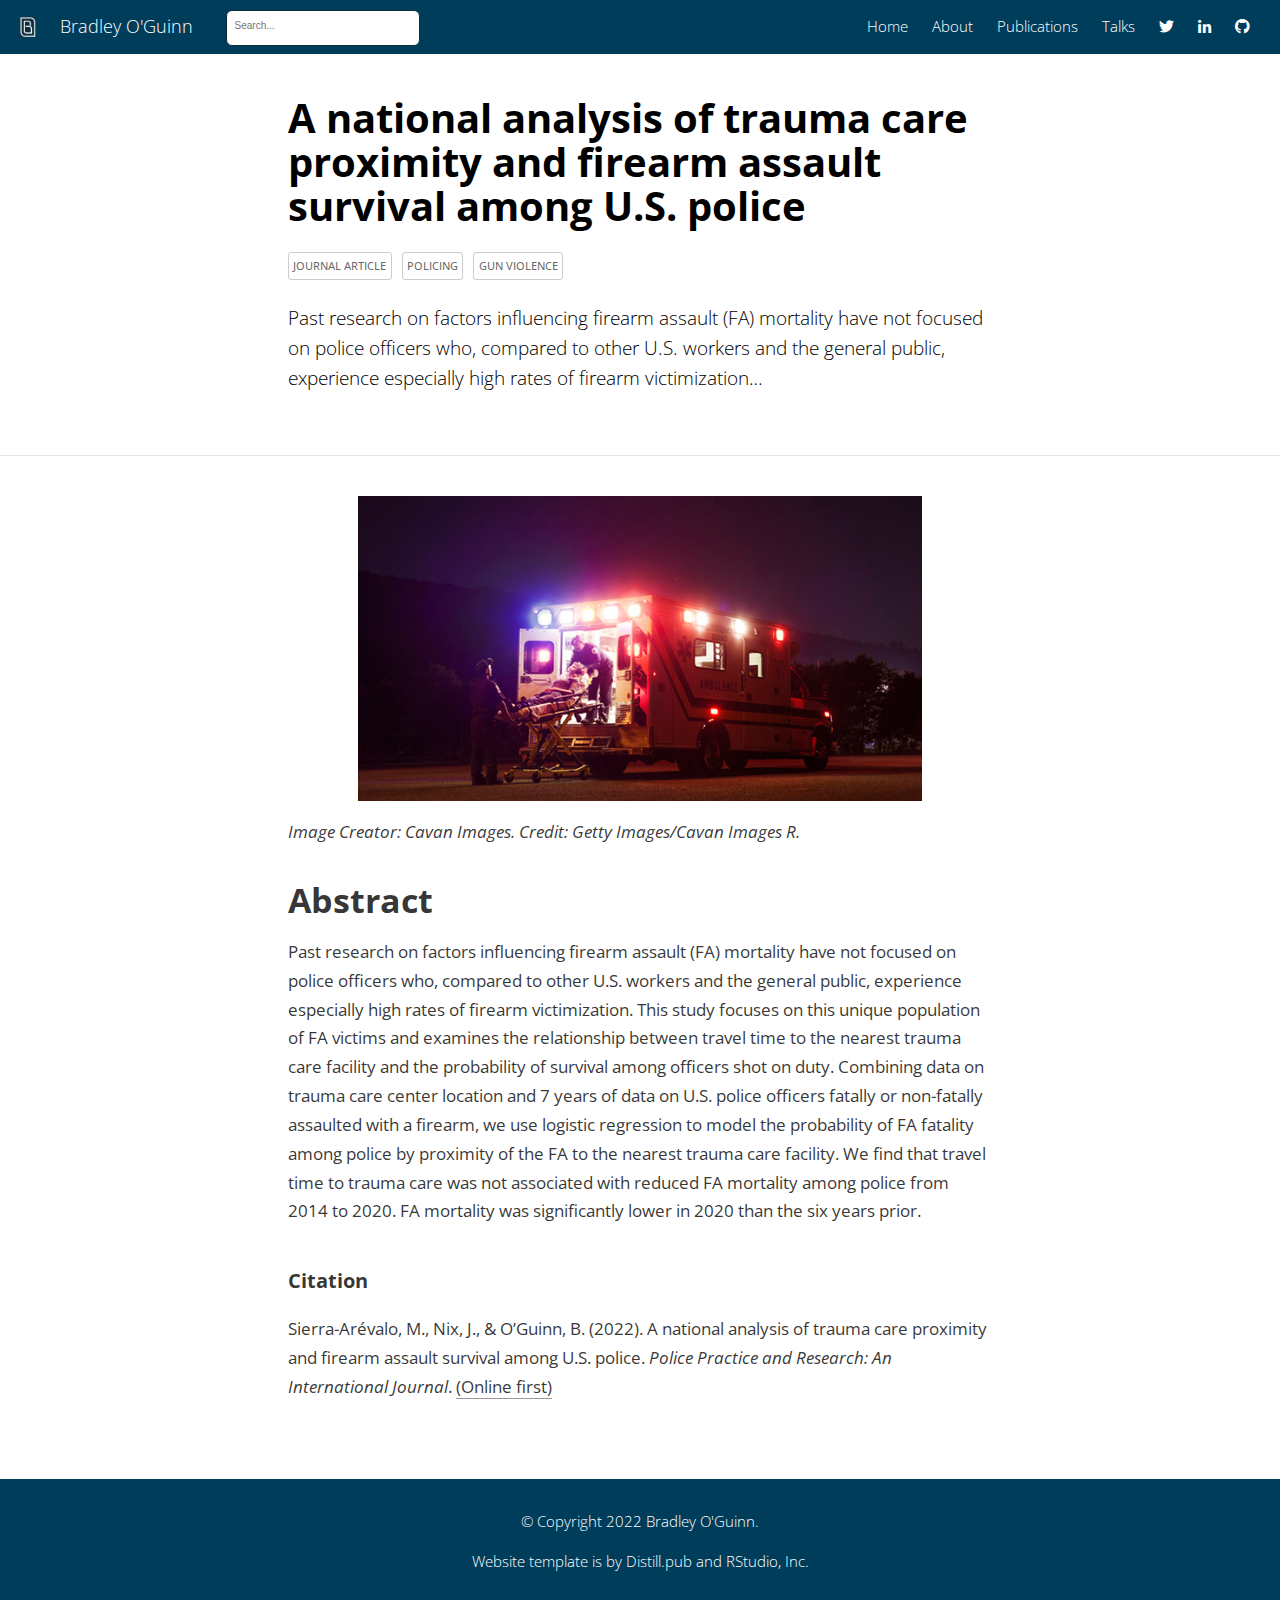
<file: docs/posts/2022-09-06-policetrauma/index.html>
<!DOCTYPE html>

<html xmlns="http://www.w3.org/1999/xhtml" lang="" xml:lang="">

<head>
  <meta charset="utf-8"/>
  <meta name="viewport" content="width=device-width, initial-scale=1"/>
  <meta http-equiv="X-UA-Compatible" content="IE=Edge,chrome=1"/>
  <meta name="generator" content="distill" />

  <style type="text/css">
  /* Hide doc at startup (prevent jankiness while JS renders/transforms) */
  body {
    visibility: hidden;
  }
  </style>

 <!--radix_placeholder_import_source-->
 <!--/radix_placeholder_import_source-->

<style type="text/css">code{white-space: pre;}</style>
<style type="text/css" data-origin="pandoc">
pre > code.sourceCode { white-space: pre; position: relative; }
pre > code.sourceCode > span { display: inline-block; line-height: 1.25; }
pre > code.sourceCode > span:empty { height: 1.2em; }
.sourceCode { overflow: visible; }
code.sourceCode > span { color: inherit; text-decoration: inherit; }
div.sourceCode { margin: 1em 0; }
pre.sourceCode { margin: 0; }
@media screen {
div.sourceCode { overflow: auto; }
}
@media print {
pre > code.sourceCode { white-space: pre-wrap; }
pre > code.sourceCode > span { text-indent: -5em; padding-left: 5em; }
}
pre.numberSource code
  { counter-reset: source-line 0; }
pre.numberSource code > span
  { position: relative; left: -4em; counter-increment: source-line; }
pre.numberSource code > span > a:first-child::before
  { content: counter(source-line);
    position: relative; left: -1em; text-align: right; vertical-align: baseline;
    border: none; display: inline-block;
    -webkit-touch-callout: none; -webkit-user-select: none;
    -khtml-user-select: none; -moz-user-select: none;
    -ms-user-select: none; user-select: none;
    padding: 0 4px; width: 4em;
    color: #aaaaaa;
  }
pre.numberSource { margin-left: 3em; border-left: 1px solid #aaaaaa;  padding-left: 4px; }
div.sourceCode
  { color: #00769e; background-color: #f1f3f5; }
@media screen {
pre > code.sourceCode > span > a:first-child::before { text-decoration: underline; }
}
code span { color: #00769e; } /* Normal */
code span.al { color: #ad0000; } /* Alert */
code span.an { color: #5e5e5e; } /* Annotation */
code span.at { color: #657422; } /* Attribute */
code span.bn { color: #ad0000; } /* BaseN */
code span.bu { } /* BuiltIn */
code span.cf { color: #00769e; } /* ControlFlow */
code span.ch { color: #20794d; } /* Char */
code span.cn { color: #8f5902; } /* Constant */
code span.co { color: #5e5e5e; } /* Comment */
code span.cv { color: #5e5e5e; font-style: italic; } /* CommentVar */
code span.do { color: #5e5e5e; font-style: italic; } /* Documentation */
code span.dt { color: #ad0000; } /* DataType */
code span.dv { color: #ad0000; } /* DecVal */
code span.er { color: #ad0000; } /* Error */
code span.ex { } /* Extension */
code span.fl { color: #ad0000; } /* Float */
code span.fu { color: #4758ab; } /* Function */
code span.im { } /* Import */
code span.in { color: #5e5e5e; } /* Information */
code span.kw { color: #00769e; } /* Keyword */
code span.op { color: #5e5e5e; } /* Operator */
code span.ot { color: #00769e; } /* Other */
code span.pp { color: #ad0000; } /* Preprocessor */
code span.sc { color: #5e5e5e; } /* SpecialChar */
code span.ss { color: #20794d; } /* SpecialString */
code span.st { color: #20794d; } /* String */
code span.va { color: #111111; } /* Variable */
code span.vs { color: #20794d; } /* VerbatimString */
code span.wa { color: #5e5e5e; font-style: italic; } /* Warning */
</style>


  <!--radix_placeholder_meta_tags-->
<title>Bradley O'Guinn: A national analysis of trauma care proximity and firearm assault survival among U.S. police</title>

<meta property="description" itemprop="description" content="Past research on factors influencing firearm assault (FA) mortality have not focused on police officers who, compared to other U.S. workers and the general public, experience especially high rates of firearm victimization..."/>

<link rel="icon" type="image/vnd.microsoft.icon" href="../../images/favicon.ico"/>

<!--  https://schema.org/Article -->
<meta property="article:published" itemprop="datePublished" content="2022-09-06"/>
<meta property="article:created" itemprop="dateCreated" content="2022-09-06"/>

<!--  https://developers.facebook.com/docs/sharing/webmasters#markup -->
<meta property="og:title" content="Bradley O&#39;Guinn: A national analysis of trauma care proximity and firearm assault survival among U.S. police"/>
<meta property="og:type" content="article"/>
<meta property="og:description" content="Past research on factors influencing firearm assault (FA) mortality have not focused on police officers who, compared to other U.S. workers and the general public, experience especially high rates of firearm victimization..."/>
<meta property="og:locale" content="en_US"/>
<meta property="og:site_name" content="Bradley O&#39;Guinn"/>

<!--  https://dev.twitter.com/cards/types/summary -->
<meta property="twitter:card" content="summary"/>
<meta property="twitter:title" content="Bradley O&#39;Guinn: A national analysis of trauma care proximity and firearm assault survival among U.S. police"/>
<meta property="twitter:description" content="Past research on factors influencing firearm assault (FA) mortality have not focused on police officers who, compared to other U.S. workers and the general public, experience especially high rates of firearm victimization..."/>

<!--/radix_placeholder_meta_tags-->
  <!--radix_placeholder_rmarkdown_metadata-->

<script type="text/json" id="radix-rmarkdown-metadata">
{"type":"list","attributes":{"names":{"type":"character","attributes":{},"value":["title","categories","description","date","output"]}},"value":[{"type":"character","attributes":{},"value":["A national analysis of trauma care proximity and firearm assault survival among U.S. police"]},{"type":"character","attributes":{},"value":["Journal Article","Policing","Gun Violence"]},{"type":"character","attributes":{},"value":["Past research on factors influencing firearm assault (FA) mortality have not focused on police officers who, compared to other U.S. workers and the general public, experience especially high rates of firearm victimization..."]},{"type":"character","attributes":{},"value":["2022-09-06"]},{"type":"list","attributes":{"names":{"type":"character","attributes":{},"value":["distill::distill_article"]}},"value":[{"type":"list","attributes":{"names":{"type":"character","attributes":{},"value":["self_contained"]}},"value":[{"type":"logical","attributes":{},"value":[false]}]}]}]}
</script>
<!--/radix_placeholder_rmarkdown_metadata-->
  
  <script type="text/json" id="radix-resource-manifest">
  {"type":"character","attributes":{},"value":["images/ambulance.jpg","policetrauma_files/anchor-4.2.2/anchor.min.js","policetrauma_files/bowser-1.9.3/bowser.min.js","policetrauma_files/distill-2.2.21/template.v2.js","policetrauma_files/header-attrs-2.16/header-attrs.js","policetrauma_files/jquery-3.6.0/jquery-3.6.0.js","policetrauma_files/jquery-3.6.0/jquery-3.6.0.min.js","policetrauma_files/jquery-3.6.0/jquery-3.6.0.min.map","policetrauma_files/popper-2.6.0/popper.min.js","policetrauma_files/tippy-6.2.7/tippy-bundle.umd.min.js","policetrauma_files/tippy-6.2.7/tippy-light-border.css","policetrauma_files/tippy-6.2.7/tippy.css","policetrauma_files/tippy-6.2.7/tippy.umd.min.js","policetrauma_files/webcomponents-2.0.0/webcomponents.js"]}
  </script>
  <!--radix_placeholder_navigation_in_header-->
<meta name="distill:offset" content="../.."/>

<script type="application/javascript">

  window.headroom_prevent_pin = false;

  window.document.addEventListener("DOMContentLoaded", function (event) {

    // initialize headroom for banner
    var header = $('header').get(0);
    var headerHeight = header.offsetHeight;
    var headroom = new Headroom(header, {
      tolerance: 5,
      onPin : function() {
        if (window.headroom_prevent_pin) {
          window.headroom_prevent_pin = false;
          headroom.unpin();
        }
      }
    });
    headroom.init();
    if(window.location.hash)
      headroom.unpin();
    $(header).addClass('headroom--transition');

    // offset scroll location for banner on hash change
    // (see: https://github.com/WickyNilliams/headroom.js/issues/38)
    window.addEventListener("hashchange", function(event) {
      window.scrollTo(0, window.pageYOffset - (headerHeight + 25));
    });

    // responsive menu
    $('.distill-site-header').each(function(i, val) {
      var topnav = $(this);
      var toggle = topnav.find('.nav-toggle');
      toggle.on('click', function() {
        topnav.toggleClass('responsive');
      });
    });

    // nav dropdowns
    $('.nav-dropbtn').click(function(e) {
      $(this).next('.nav-dropdown-content').toggleClass('nav-dropdown-active');
      $(this).parent().siblings('.nav-dropdown')
         .children('.nav-dropdown-content').removeClass('nav-dropdown-active');
    });
    $("body").click(function(e){
      $('.nav-dropdown-content').removeClass('nav-dropdown-active');
    });
    $(".nav-dropdown").click(function(e){
      e.stopPropagation();
    });
  });
</script>

<style type="text/css">

/* Theme (user-documented overrideables for nav appearance) */

.distill-site-nav {
  color: rgba(255, 255, 255, 0.8);
  background-color: #0F2E3D;
  font-size: 15px;
  font-weight: 300;
}

.distill-site-nav a {
  color: inherit;
  text-decoration: none;
}

.distill-site-nav a:hover {
  color: white;
}

@media print {
  .distill-site-nav {
    display: none;
  }
}

.distill-site-header {

}

.distill-site-footer {

}


/* Site Header */

.distill-site-header {
  width: 100%;
  box-sizing: border-box;
  z-index: 3;
}

.distill-site-header .nav-left {
  display: inline-block;
  margin-left: 8px;
}

@media screen and (max-width: 768px) {
  .distill-site-header .nav-left {
    margin-left: 0;
  }
}


.distill-site-header .nav-right {
  float: right;
  margin-right: 8px;
}

.distill-site-header a,
.distill-site-header .title {
  display: inline-block;
  text-align: center;
  padding: 14px 10px 14px 10px;
}

.distill-site-header .title {
  font-size: 18px;
  min-width: 150px;
}

.distill-site-header .logo {
  padding: 0;
}

.distill-site-header .logo img {
  display: none;
  max-height: 20px;
  width: auto;
  margin-bottom: -4px;
}

.distill-site-header .nav-image img {
  max-height: 18px;
  width: auto;
  display: inline-block;
  margin-bottom: -3px;
}



@media screen and (min-width: 1000px) {
  .distill-site-header .logo img {
    display: inline-block;
  }
  .distill-site-header .nav-left {
    margin-left: 20px;
  }
  .distill-site-header .nav-right {
    margin-right: 20px;
  }
  .distill-site-header .title {
    padding-left: 12px;
  }
}


.distill-site-header .nav-toggle {
  display: none;
}

.nav-dropdown {
  display: inline-block;
  position: relative;
}

.nav-dropdown .nav-dropbtn {
  border: none;
  outline: none;
  color: rgba(255, 255, 255, 0.8);
  padding: 16px 10px;
  background-color: transparent;
  font-family: inherit;
  font-size: inherit;
  font-weight: inherit;
  margin: 0;
  margin-top: 1px;
  z-index: 2;
}

.nav-dropdown-content {
  display: none;
  position: absolute;
  background-color: white;
  min-width: 200px;
  border: 1px solid rgba(0,0,0,0.15);
  border-radius: 4px;
  box-shadow: 0px 8px 16px 0px rgba(0,0,0,0.1);
  z-index: 1;
  margin-top: 2px;
  white-space: nowrap;
  padding-top: 4px;
  padding-bottom: 4px;
}

.nav-dropdown-content hr {
  margin-top: 4px;
  margin-bottom: 4px;
  border: none;
  border-bottom: 1px solid rgba(0, 0, 0, 0.1);
}

.nav-dropdown-active {
  display: block;
}

.nav-dropdown-content a, .nav-dropdown-content .nav-dropdown-header {
  color: black;
  padding: 6px 24px;
  text-decoration: none;
  display: block;
  text-align: left;
}

.nav-dropdown-content .nav-dropdown-header {
  display: block;
  padding: 5px 24px;
  padding-bottom: 0;
  text-transform: uppercase;
  font-size: 14px;
  color: #999999;
  white-space: nowrap;
}

.nav-dropdown:hover .nav-dropbtn {
  color: white;
}

.nav-dropdown-content a:hover {
  background-color: #ddd;
  color: black;
}

.nav-right .nav-dropdown-content {
  margin-left: -45%;
  right: 0;
}

@media screen and (max-width: 768px) {
  .distill-site-header a, .distill-site-header .nav-dropdown  {display: none;}
  .distill-site-header a.nav-toggle {
    float: right;
    display: block;
  }
  .distill-site-header .title {
    margin-left: 0;
  }
  .distill-site-header .nav-right {
    margin-right: 0;
  }
  .distill-site-header {
    overflow: hidden;
  }
  .nav-right .nav-dropdown-content {
    margin-left: 0;
  }
}


@media screen and (max-width: 768px) {
  .distill-site-header.responsive {position: relative; min-height: 500px; }
  .distill-site-header.responsive a.nav-toggle {
    position: absolute;
    right: 0;
    top: 0;
  }
  .distill-site-header.responsive a,
  .distill-site-header.responsive .nav-dropdown {
    display: block;
    text-align: left;
  }
  .distill-site-header.responsive .nav-left,
  .distill-site-header.responsive .nav-right {
    width: 100%;
  }
  .distill-site-header.responsive .nav-dropdown {float: none;}
  .distill-site-header.responsive .nav-dropdown-content {position: relative;}
  .distill-site-header.responsive .nav-dropdown .nav-dropbtn {
    display: block;
    width: 100%;
    text-align: left;
  }
}

/* Site Footer */

.distill-site-footer {
  width: 100%;
  overflow: hidden;
  box-sizing: border-box;
  z-index: 3;
  margin-top: 30px;
  padding-top: 30px;
  padding-bottom: 30px;
  text-align: center;
}

/* Headroom */

d-title {
  padding-top: 6rem;
}

@media print {
  d-title {
    padding-top: 4rem;
  }
}

.headroom {
  z-index: 1000;
  position: fixed;
  top: 0;
  left: 0;
  right: 0;
}

.headroom--transition {
  transition: all .4s ease-in-out;
}

.headroom--unpinned {
  top: -100px;
}

.headroom--pinned {
  top: 0;
}

/* adjust viewport for navbar height */
/* helps vertically center bootstrap (non-distill) content */
.min-vh-100 {
  min-height: calc(100vh - 100px) !important;
}

</style>

<script src="../../site_libs/jquery-3.6.0/jquery-3.6.0.min.js"></script>
<link href="../../site_libs/font-awesome-5.1.0/css/all.css" rel="stylesheet"/>
<link href="../../site_libs/font-awesome-5.1.0/css/v4-shims.css" rel="stylesheet"/>
<script src="../../site_libs/headroom-0.9.4/headroom.min.js"></script>
<script src="../../site_libs/autocomplete-0.37.1/autocomplete.min.js"></script>
<script src="../../site_libs/fuse-6.4.1/fuse.min.js"></script>

<script type="application/javascript">

function getMeta(metaName) {
  var metas = document.getElementsByTagName('meta');
  for (let i = 0; i < metas.length; i++) {
    if (metas[i].getAttribute('name') === metaName) {
      return metas[i].getAttribute('content');
    }
  }
  return '';
}

function offsetURL(url) {
  var offset = getMeta('distill:offset');
  return offset ? offset + '/' + url : url;
}

function createFuseIndex() {

  // create fuse index
  var options = {
    keys: [
      { name: 'title', weight: 20 },
      { name: 'categories', weight: 15 },
      { name: 'description', weight: 10 },
      { name: 'contents', weight: 5 },
    ],
    ignoreLocation: true,
    threshold: 0
  };
  var fuse = new window.Fuse([], options);

  // fetch the main search.json
  return fetch(offsetURL('search.json'))
    .then(function(response) {
      if (response.status == 200) {
        return response.json().then(function(json) {
          // index main articles
          json.articles.forEach(function(article) {
            fuse.add(article);
          });
          // download collections and index their articles
          return Promise.all(json.collections.map(function(collection) {
            return fetch(offsetURL(collection)).then(function(response) {
              if (response.status === 200) {
                return response.json().then(function(articles) {
                  articles.forEach(function(article) {
                    fuse.add(article);
                  });
                })
              } else {
                return Promise.reject(
                  new Error('Unexpected status from search index request: ' +
                            response.status)
                );
              }
            });
          })).then(function() {
            return fuse;
          });
        });

      } else {
        return Promise.reject(
          new Error('Unexpected status from search index request: ' +
                      response.status)
        );
      }
    });
}

window.document.addEventListener("DOMContentLoaded", function (event) {

  // get search element (bail if we don't have one)
  var searchEl = window.document.getElementById('distill-search');
  if (!searchEl)
    return;

  createFuseIndex()
    .then(function(fuse) {

      // make search box visible
      searchEl.classList.remove('hidden');

      // initialize autocomplete
      var options = {
        autoselect: true,
        hint: false,
        minLength: 2,
      };
      window.autocomplete(searchEl, options, [{
        source: function(query, callback) {
          const searchOptions = {
            isCaseSensitive: false,
            shouldSort: true,
            minMatchCharLength: 2,
            limit: 10,
          };
          var results = fuse.search(query, searchOptions);
          callback(results
            .map(function(result) { return result.item; })
          );
        },
        templates: {
          suggestion: function(suggestion) {
            var img = suggestion.preview && Object.keys(suggestion.preview).length > 0
              ? `<img src="${offsetURL(suggestion.preview)}"</img>`
              : '';
            var html = `
              <div class="search-item">
                <h3>${suggestion.title}</h3>
                <div class="search-item-description">
                  ${suggestion.description || ''}
                </div>
                <div class="search-item-preview">
                  ${img}
                </div>
              </div>
            `;
            return html;
          }
        }
      }]).on('autocomplete:selected', function(event, suggestion) {
        window.location.href = offsetURL(suggestion.path);
      });
      // remove inline display style on autocompleter (we want to
      // manage responsive display via css)
      $('.algolia-autocomplete').css("display", "");
    })
    .catch(function(error) {
      console.log(error);
    });

});

</script>

<style type="text/css">

.nav-search {
  font-size: x-small;
}

/* Algolioa Autocomplete */

.algolia-autocomplete {
  display: inline-block;
  margin-left: 10px;
  vertical-align: sub;
  background-color: white;
  color: black;
  padding: 6px;
  padding-top: 8px;
  padding-bottom: 0;
  border-radius: 6px;
  border: 1px #0F2E3D solid;
  width: 180px;
}


@media screen and (max-width: 768px) {
  .distill-site-nav .algolia-autocomplete {
    display: none;
    visibility: hidden;
  }
  .distill-site-nav.responsive .algolia-autocomplete {
    display: inline-block;
    visibility: visible;
  }
  .distill-site-nav.responsive .algolia-autocomplete .aa-dropdown-menu {
    margin-left: 0;
    width: 400px;
    max-height: 400px;
  }
}

.algolia-autocomplete .aa-input, .algolia-autocomplete .aa-hint {
  width: 90%;
  outline: none;
  border: none;
}

.algolia-autocomplete .aa-hint {
  color: #999;
}
.algolia-autocomplete .aa-dropdown-menu {
  width: 550px;
  max-height: 70vh;
  overflow-x: visible;
  overflow-y: scroll;
  padding: 5px;
  margin-top: 3px;
  margin-left: -150px;
  background-color: #fff;
  border-radius: 5px;
  border: 1px solid #999;
  border-top: none;
}

.algolia-autocomplete .aa-dropdown-menu .aa-suggestion {
  cursor: pointer;
  padding: 5px 4px;
  border-bottom: 1px solid #eee;
}

.algolia-autocomplete .aa-dropdown-menu .aa-suggestion:last-of-type {
  border-bottom: none;
  margin-bottom: 2px;
}

.algolia-autocomplete .aa-dropdown-menu .aa-suggestion .search-item {
  overflow: hidden;
  font-size: 0.8em;
  line-height: 1.4em;
}

.algolia-autocomplete .aa-dropdown-menu .aa-suggestion .search-item h3 {
  font-size: 1rem;
  margin-block-start: 0;
  margin-block-end: 5px;
}

.algolia-autocomplete .aa-dropdown-menu .aa-suggestion .search-item-description {
  display: inline-block;
  overflow: hidden;
  height: 2.8em;
  width: 80%;
  margin-right: 4%;
}

.algolia-autocomplete .aa-dropdown-menu .aa-suggestion .search-item-preview {
  display: inline-block;
  width: 15%;
}

.algolia-autocomplete .aa-dropdown-menu .aa-suggestion .search-item-preview img {
  height: 3em;
  width: auto;
  display: none;
}

.algolia-autocomplete .aa-dropdown-menu .aa-suggestion .search-item-preview img[src] {
  display: initial;
}

.algolia-autocomplete .aa-dropdown-menu .aa-suggestion.aa-cursor {
  background-color: #eee;
}
.algolia-autocomplete .aa-dropdown-menu .aa-suggestion em {
  font-weight: bold;
  font-style: normal;
}

</style>


<!--/radix_placeholder_navigation_in_header-->
  <!--radix_placeholder_distill-->

<style type="text/css">

body {
  background-color: white;
}

.pandoc-table {
  width: 100%;
}

.pandoc-table>caption {
  margin-bottom: 10px;
}

.pandoc-table th:not([align]) {
  text-align: left;
}

.pagedtable-footer {
  font-size: 15px;
}

d-byline .byline {
  grid-template-columns: 2fr 2fr;
}

d-byline .byline h3 {
  margin-block-start: 1.5em;
}

d-byline .byline .authors-affiliations h3 {
  margin-block-start: 0.5em;
}

.authors-affiliations .orcid-id {
  width: 16px;
  height:16px;
  margin-left: 4px;
  margin-right: 4px;
  vertical-align: middle;
  padding-bottom: 2px;
}

d-title .dt-tags {
  margin-top: 1em;
  grid-column: text;
}

.dt-tags .dt-tag {
  text-decoration: none;
  display: inline-block;
  color: rgba(0,0,0,0.6);
  padding: 0em 0.4em;
  margin-right: 0.5em;
  margin-bottom: 0.4em;
  font-size: 70%;
  border: 1px solid rgba(0,0,0,0.2);
  border-radius: 3px;
  text-transform: uppercase;
  font-weight: 500;
}

d-article table.gt_table td,
d-article table.gt_table th {
  border-bottom: none;
}

.html-widget {
  margin-bottom: 2.0em;
}

.l-screen-inset {
  padding-right: 16px;
}

.l-screen .caption {
  margin-left: 10px;
}

.shaded {
  background: rgb(247, 247, 247);
  padding-top: 20px;
  padding-bottom: 20px;
  border-top: 1px solid rgba(0, 0, 0, 0.1);
  border-bottom: 1px solid rgba(0, 0, 0, 0.1);
}

.shaded .html-widget {
  margin-bottom: 0;
  border: 1px solid rgba(0, 0, 0, 0.1);
}

.shaded .shaded-content {
  background: white;
}

.text-output {
  margin-top: 0;
  line-height: 1.5em;
}

.hidden {
  display: none !important;
}

d-article {
  padding-top: 2.5rem;
  padding-bottom: 30px;
}

d-appendix {
  padding-top: 30px;
}

d-article>p>img {
  width: 100%;
}

d-article h2 {
  margin: 1rem 0 1.5rem 0;
}

d-article h3 {
  margin-top: 1.5rem;
}

d-article iframe {
  border: 1px solid rgba(0, 0, 0, 0.1);
  margin-bottom: 2.0em;
  width: 100%;
}

/* Tweak code blocks */

d-article div.sourceCode code,
d-article pre code {
  font-family: Consolas, Monaco, 'Andale Mono', 'Ubuntu Mono', monospace;
}

d-article pre,
d-article div.sourceCode,
d-article div.sourceCode pre {
  overflow: auto;
}

d-article div.sourceCode {
  background-color: white;
}

d-article div.sourceCode pre {
  padding-left: 10px;
  font-size: 12px;
  border-left: 2px solid rgba(0,0,0,0.1);
}

d-article pre {
  font-size: 12px;
  color: black;
  background: none;
  margin-top: 0;
  text-align: left;
  white-space: pre;
  word-spacing: normal;
  word-break: normal;
  word-wrap: normal;
  line-height: 1.5;

  -moz-tab-size: 4;
  -o-tab-size: 4;
  tab-size: 4;

  -webkit-hyphens: none;
  -moz-hyphens: none;
  -ms-hyphens: none;
  hyphens: none;
}

d-article pre a {
  border-bottom: none;
}

d-article pre a:hover {
  border-bottom: none;
  text-decoration: underline;
}

d-article details {
  grid-column: text;
  margin-bottom: 0.8em;
}

@media(min-width: 768px) {

d-article pre,
d-article div.sourceCode,
d-article div.sourceCode pre {
  overflow: visible !important;
}

d-article div.sourceCode pre {
  padding-left: 18px;
  font-size: 14px;
}

d-article pre {
  font-size: 14px;
}

}

figure img.external {
  background: white;
  border: 1px solid rgba(0, 0, 0, 0.1);
  box-shadow: 0 1px 8px rgba(0, 0, 0, 0.1);
  padding: 18px;
  box-sizing: border-box;
}

/* CSS for d-contents */

.d-contents {
  grid-column: text;
  color: rgba(0,0,0,0.8);
  font-size: 0.9em;
  padding-bottom: 1em;
  margin-bottom: 1em;
  padding-bottom: 0.5em;
  margin-bottom: 1em;
  padding-left: 0.25em;
  justify-self: start;
}

@media(min-width: 1000px) {
  .d-contents.d-contents-float {
    height: 0;
    grid-column-start: 1;
    grid-column-end: 4;
    justify-self: center;
    padding-right: 3em;
    padding-left: 2em;
  }
}

.d-contents nav h3 {
  font-size: 18px;
  margin-top: 0;
  margin-bottom: 1em;
}

.d-contents li {
  list-style-type: none
}

.d-contents nav > ul {
  padding-left: 0;
}

.d-contents ul {
  padding-left: 1em
}

.d-contents nav ul li {
  margin-top: 0.6em;
  margin-bottom: 0.2em;
}

.d-contents nav a {
  font-size: 13px;
  border-bottom: none;
  text-decoration: none
  color: rgba(0, 0, 0, 0.8);
}

.d-contents nav a:hover {
  text-decoration: underline solid rgba(0, 0, 0, 0.6)
}

.d-contents nav > ul > li > a {
  font-weight: 600;
}

.d-contents nav > ul > li > ul {
  font-weight: inherit;
}

.d-contents nav > ul > li > ul > li {
  margin-top: 0.2em;
}


.d-contents nav ul {
  margin-top: 0;
  margin-bottom: 0.25em;
}

.d-article-with-toc h2:nth-child(2) {
  margin-top: 0;
}


/* Figure */

.figure {
  position: relative;
  margin-bottom: 2.5em;
  margin-top: 1.5em;
}

.figure .caption {
  color: rgba(0, 0, 0, 0.6);
  font-size: 12px;
  line-height: 1.5em;
}

.figure img.external {
  background: white;
  border: 1px solid rgba(0, 0, 0, 0.1);
  box-shadow: 0 1px 8px rgba(0, 0, 0, 0.1);
  padding: 18px;
  box-sizing: border-box;
}

.figure .caption a {
  color: rgba(0, 0, 0, 0.6);
}

.figure .caption b,
.figure .caption strong, {
  font-weight: 600;
  color: rgba(0, 0, 0, 1.0);
}

/* Citations */

d-article .citation {
  color: inherit;
  cursor: inherit;
}

div.hanging-indent{
  margin-left: 1em; text-indent: -1em;
}

/* Citation hover box */

.tippy-box[data-theme~=light-border] {
  background-color: rgba(250, 250, 250, 0.95);
}

.tippy-content > p {
  margin-bottom: 0;
  padding: 2px;
}


/* Tweak 1000px media break to show more text */

@media(min-width: 1000px) {
  .base-grid,
  distill-header,
  d-title,
  d-abstract,
  d-article,
  d-appendix,
  distill-appendix,
  d-byline,
  d-footnote-list,
  d-citation-list,
  distill-footer {
    grid-template-columns: [screen-start] 1fr [page-start kicker-start] 80px [middle-start] 50px [text-start kicker-end] 65px 65px 65px 65px 65px 65px 65px 65px [text-end gutter-start] 65px [middle-end] 65px [page-end gutter-end] 1fr [screen-end];
    grid-column-gap: 16px;
  }

  .grid {
    grid-column-gap: 16px;
  }

  d-article {
    font-size: 1.06rem;
    line-height: 1.7em;
  }
  figure .caption, .figure .caption, figure figcaption {
    font-size: 13px;
  }
}

@media(min-width: 1180px) {
  .base-grid,
  distill-header,
  d-title,
  d-abstract,
  d-article,
  d-appendix,
  distill-appendix,
  d-byline,
  d-footnote-list,
  d-citation-list,
  distill-footer {
    grid-template-columns: [screen-start] 1fr [page-start kicker-start] 60px [middle-start] 60px [text-start kicker-end] 60px 60px 60px 60px 60px 60px 60px 60px [text-end gutter-start] 60px [middle-end] 60px [page-end gutter-end] 1fr [screen-end];
    grid-column-gap: 32px;
  }

  .grid {
    grid-column-gap: 32px;
  }
}


/* Get the citation styles for the appendix (not auto-injected on render since
   we do our own rendering of the citation appendix) */

d-appendix .citation-appendix,
.d-appendix .citation-appendix {
  font-size: 11px;
  line-height: 15px;
  border-left: 1px solid rgba(0, 0, 0, 0.1);
  padding-left: 18px;
  border: 1px solid rgba(0,0,0,0.1);
  background: rgba(0, 0, 0, 0.02);
  padding: 10px 18px;
  border-radius: 3px;
  color: rgba(150, 150, 150, 1);
  overflow: hidden;
  margin-top: -12px;
  white-space: pre-wrap;
  word-wrap: break-word;
}

/* Include appendix styles here so they can be overridden */

d-appendix {
  contain: layout style;
  font-size: 0.8em;
  line-height: 1.7em;
  margin-top: 60px;
  margin-bottom: 0;
  border-top: 1px solid rgba(0, 0, 0, 0.1);
  color: rgba(0,0,0,0.5);
  padding-top: 60px;
  padding-bottom: 48px;
}

d-appendix h3 {
  grid-column: page-start / text-start;
  font-size: 15px;
  font-weight: 500;
  margin-top: 1em;
  margin-bottom: 0;
  color: rgba(0,0,0,0.65);
}

d-appendix h3 + * {
  margin-top: 1em;
}

d-appendix ol {
  padding: 0 0 0 15px;
}

@media (min-width: 768px) {
  d-appendix ol {
    padding: 0 0 0 30px;
    margin-left: -30px;
  }
}

d-appendix li {
  margin-bottom: 1em;
}

d-appendix a {
  color: rgba(0, 0, 0, 0.6);
}

d-appendix > * {
  grid-column: text;
}

d-appendix > d-footnote-list,
d-appendix > d-citation-list,
d-appendix > distill-appendix {
  grid-column: screen;
}

/* Include footnote styles here so they can be overridden */

d-footnote-list {
  contain: layout style;
}

d-footnote-list > * {
  grid-column: text;
}

d-footnote-list a.footnote-backlink {
  color: rgba(0,0,0,0.3);
  padding-left: 0.5em;
}



/* Anchor.js */

.anchorjs-link {
  /*transition: all .25s linear; */
  text-decoration: none;
  border-bottom: none;
}
*:hover > .anchorjs-link {
  margin-left: -1.125em !important;
  text-decoration: none;
  border-bottom: none;
}

/* Social footer */

.social_footer {
  margin-top: 30px;
  margin-bottom: 0;
  color: rgba(0,0,0,0.67);
}

.disqus-comments {
  margin-right: 30px;
}

.disqus-comment-count {
  border-bottom: 1px solid rgba(0, 0, 0, 0.4);
  cursor: pointer;
}

#disqus_thread {
  margin-top: 30px;
}

.article-sharing a {
  border-bottom: none;
  margin-right: 8px;
}

.article-sharing a:hover {
  border-bottom: none;
}

.sidebar-section.subscribe {
  font-size: 12px;
  line-height: 1.6em;
}

.subscribe p {
  margin-bottom: 0.5em;
}


.article-footer .subscribe {
  font-size: 15px;
  margin-top: 45px;
}


.sidebar-section.custom {
  font-size: 12px;
  line-height: 1.6em;
}

.custom p {
  margin-bottom: 0.5em;
}

/* Styles for listing layout (hide title) */
.layout-listing d-title, .layout-listing .d-title {
  display: none;
}

/* Styles for posts lists (not auto-injected) */


.posts-with-sidebar {
  padding-left: 45px;
  padding-right: 45px;
}

.posts-list .description h2,
.posts-list .description p {
  font-family: -apple-system, BlinkMacSystemFont, "Segoe UI", Roboto, Oxygen, Ubuntu, Cantarell, "Fira Sans", "Droid Sans", "Helvetica Neue", Arial, sans-serif;
}

.posts-list .description h2 {
  font-weight: 700;
  border-bottom: none;
  padding-bottom: 0;
}

.posts-list h2.post-tag {
  border-bottom: 1px solid rgba(0, 0, 0, 0.2);
  padding-bottom: 12px;
}
.posts-list {
  margin-top: 60px;
  margin-bottom: 24px;
}

.posts-list .post-preview {
  text-decoration: none;
  overflow: hidden;
  display: block;
  border-bottom: 1px solid rgba(0, 0, 0, 0.1);
  padding: 24px 0;
}

.post-preview-last {
  border-bottom: none !important;
}

.posts-list .posts-list-caption {
  grid-column: screen;
  font-weight: 400;
}

.posts-list .post-preview h2 {
  margin: 0 0 6px 0;
  line-height: 1.2em;
  font-style: normal;
  font-size: 24px;
}

.posts-list .post-preview p {
  margin: 0 0 12px 0;
  line-height: 1.4em;
  font-size: 16px;
}

.posts-list .post-preview .thumbnail {
  box-sizing: border-box;
  margin-bottom: 24px;
  position: relative;
  max-width: 500px;
}
.posts-list .post-preview img {
  width: 100%;
  display: block;
}

.posts-list .metadata {
  font-size: 12px;
  line-height: 1.4em;
  margin-bottom: 18px;
}

.posts-list .metadata > * {
  display: inline-block;
}

.posts-list .metadata .publishedDate {
  margin-right: 2em;
}

.posts-list .metadata .dt-authors {
  display: block;
  margin-top: 0.3em;
  margin-right: 2em;
}

.posts-list .dt-tags {
  display: block;
  line-height: 1em;
}

.posts-list .dt-tags .dt-tag {
  display: inline-block;
  color: rgba(0,0,0,0.6);
  padding: 0.3em 0.4em;
  margin-right: 0.2em;
  margin-bottom: 0.4em;
  font-size: 60%;
  border: 1px solid rgba(0,0,0,0.2);
  border-radius: 3px;
  text-transform: uppercase;
  font-weight: 500;
}

.posts-list img {
  opacity: 1;
}

.posts-list img[data-src] {
  opacity: 0;
}

.posts-more {
  clear: both;
}


.posts-sidebar {
  font-size: 16px;
}

.posts-sidebar h3 {
  font-size: 16px;
  margin-top: 0;
  margin-bottom: 0.5em;
  font-weight: 400;
  text-transform: uppercase;
}

.sidebar-section {
  margin-bottom: 30px;
}

.categories ul {
  list-style-type: none;
  margin: 0;
  padding: 0;
}

.categories li {
  color: rgba(0, 0, 0, 0.8);
  margin-bottom: 0;
}

.categories li>a {
  border-bottom: none;
}

.categories li>a:hover {
  border-bottom: 1px solid rgba(0, 0, 0, 0.4);
}

.categories .active {
  font-weight: 600;
}

.categories .category-count {
  color: rgba(0, 0, 0, 0.4);
}


@media(min-width: 768px) {
  .posts-list .post-preview h2 {
    font-size: 26px;
  }
  .posts-list .post-preview .thumbnail {
    float: right;
    width: 30%;
    margin-bottom: 0;
  }
  .posts-list .post-preview .description {
    float: left;
    width: 45%;
  }
  .posts-list .post-preview .metadata {
    float: left;
    width: 20%;
    margin-top: 8px;
  }
  .posts-list .post-preview p {
    margin: 0 0 12px 0;
    line-height: 1.5em;
    font-size: 16px;
  }
  .posts-with-sidebar .posts-list {
    float: left;
    width: 75%;
  }
  .posts-with-sidebar .posts-sidebar {
    float: right;
    width: 20%;
    margin-top: 60px;
    padding-top: 24px;
    padding-bottom: 24px;
  }
}


/* Improve display for browsers without grid (IE/Edge <= 15) */

.downlevel {
  line-height: 1.6em;
  font-family: -apple-system, BlinkMacSystemFont, "Segoe UI", Roboto, Oxygen, Ubuntu, Cantarell, "Fira Sans", "Droid Sans", "Helvetica Neue", Arial, sans-serif;
  margin: 0;
}

.downlevel .d-title {
  padding-top: 6rem;
  padding-bottom: 1.5rem;
}

.downlevel .d-title h1 {
  font-size: 50px;
  font-weight: 700;
  line-height: 1.1em;
  margin: 0 0 0.5rem;
}

.downlevel .d-title p {
  font-weight: 300;
  font-size: 1.2rem;
  line-height: 1.55em;
  margin-top: 0;
}

.downlevel .d-byline {
  padding-top: 0.8em;
  padding-bottom: 0.8em;
  font-size: 0.8rem;
  line-height: 1.8em;
}

.downlevel .section-separator {
  border: none;
  border-top: 1px solid rgba(0, 0, 0, 0.1);
}

.downlevel .d-article {
  font-size: 1.06rem;
  line-height: 1.7em;
  padding-top: 1rem;
  padding-bottom: 2rem;
}


.downlevel .d-appendix {
  padding-left: 0;
  padding-right: 0;
  max-width: none;
  font-size: 0.8em;
  line-height: 1.7em;
  margin-bottom: 0;
  color: rgba(0,0,0,0.5);
  padding-top: 40px;
  padding-bottom: 48px;
}

.downlevel .footnotes ol {
  padding-left: 13px;
}

.downlevel .base-grid,
.downlevel .distill-header,
.downlevel .d-title,
.downlevel .d-abstract,
.downlevel .d-article,
.downlevel .d-appendix,
.downlevel .distill-appendix,
.downlevel .d-byline,
.downlevel .d-footnote-list,
.downlevel .d-citation-list,
.downlevel .distill-footer,
.downlevel .appendix-bottom,
.downlevel .posts-container {
  padding-left: 40px;
  padding-right: 40px;
}

@media(min-width: 768px) {
  .downlevel .base-grid,
  .downlevel .distill-header,
  .downlevel .d-title,
  .downlevel .d-abstract,
  .downlevel .d-article,
  .downlevel .d-appendix,
  .downlevel .distill-appendix,
  .downlevel .d-byline,
  .downlevel .d-footnote-list,
  .downlevel .d-citation-list,
  .downlevel .distill-footer,
  .downlevel .appendix-bottom,
  .downlevel .posts-container {
  padding-left: 150px;
  padding-right: 150px;
  max-width: 900px;
}
}

.downlevel pre code {
  display: block;
  border-left: 2px solid rgba(0, 0, 0, .1);
  padding: 0 0 0 20px;
  font-size: 14px;
}

.downlevel code, .downlevel pre {
  color: black;
  background: none;
  font-family: Consolas, Monaco, 'Andale Mono', 'Ubuntu Mono', monospace;
  text-align: left;
  white-space: pre;
  word-spacing: normal;
  word-break: normal;
  word-wrap: normal;
  line-height: 1.5;

  -moz-tab-size: 4;
  -o-tab-size: 4;
  tab-size: 4;

  -webkit-hyphens: none;
  -moz-hyphens: none;
  -ms-hyphens: none;
  hyphens: none;
}

.downlevel .posts-list .post-preview {
  color: inherit;
}



</style>

<script type="application/javascript">

function is_downlevel_browser() {
  if (bowser.isUnsupportedBrowser({ msie: "12", msedge: "16"},
                                 window.navigator.userAgent)) {
    return true;
  } else {
    return window.load_distill_framework === undefined;
  }
}

// show body when load is complete
function on_load_complete() {

  // add anchors
  if (window.anchors) {
    window.anchors.options.placement = 'left';
    window.anchors.add('d-article > h2, d-article > h3, d-article > h4, d-article > h5');
  }


  // set body to visible
  document.body.style.visibility = 'visible';

  // force redraw for leaflet widgets
  if (window.HTMLWidgets) {
    var maps = window.HTMLWidgets.findAll(".leaflet");
    $.each(maps, function(i, el) {
      var map = this.getMap();
      map.invalidateSize();
      map.eachLayer(function(layer) {
        if (layer instanceof L.TileLayer)
          layer.redraw();
      });
    });
  }

  // trigger 'shown' so htmlwidgets resize
  $('d-article').trigger('shown');
}

function init_distill() {

  init_common();

  // create front matter
  var front_matter = $('<d-front-matter></d-front-matter>');
  $('#distill-front-matter').wrap(front_matter);

  // create d-title
  $('.d-title').changeElementType('d-title');

  // create d-byline
  var byline = $('<d-byline></d-byline>');
  $('.d-byline').replaceWith(byline);

  // create d-article
  var article = $('<d-article></d-article>');
  $('.d-article').wrap(article).children().unwrap();

  // move posts container into article
  $('.posts-container').appendTo($('d-article'));

  // create d-appendix
  $('.d-appendix').changeElementType('d-appendix');

  // flag indicating that we have appendix items
  var appendix = $('.appendix-bottom').children('h3').length > 0;

  // replace footnotes with <d-footnote>
  $('.footnote-ref').each(function(i, val) {
    appendix = true;
    var href = $(this).attr('href');
    var id = href.replace('#', '');
    var fn = $('#' + id);
    var fn_p = $('#' + id + '>p');
    fn_p.find('.footnote-back').remove();
    var text = fn_p.html();
    var dtfn = $('<d-footnote></d-footnote>');
    dtfn.html(text);
    $(this).replaceWith(dtfn);
  });
  // remove footnotes
  $('.footnotes').remove();

  // move refs into #references-listing
  $('#references-listing').replaceWith($('#refs'));

  $('h1.appendix, h2.appendix').each(function(i, val) {
    $(this).changeElementType('h3');
  });
  $('h3.appendix').each(function(i, val) {
    var id = $(this).attr('id');
    $('.d-contents a[href="#' + id + '"]').parent().remove();
    appendix = true;
    $(this).nextUntil($('h1, h2, h3')).addBack().appendTo($('d-appendix'));
  });

  // show d-appendix if we have appendix content
  $("d-appendix").css('display', appendix ? 'grid' : 'none');

  // localize layout chunks to just output
  $('.layout-chunk').each(function(i, val) {

    // capture layout
    var layout = $(this).attr('data-layout');

    // apply layout to markdown level block elements
    var elements = $(this).children().not('details, div.sourceCode, pre, script');
    elements.each(function(i, el) {
      var layout_div = $('<div class="' + layout + '"></div>');
      if (layout_div.hasClass('shaded')) {
        var shaded_content = $('<div class="shaded-content"></div>');
        $(this).wrap(shaded_content);
        $(this).parent().wrap(layout_div);
      } else {
        $(this).wrap(layout_div);
      }
    });


    // unwrap the layout-chunk div
    $(this).children().unwrap();
  });

  // remove code block used to force  highlighting css
  $('.distill-force-highlighting-css').parent().remove();

  // remove empty line numbers inserted by pandoc when using a
  // custom syntax highlighting theme
  $('code.sourceCode a:empty').remove();

  // load distill framework
  load_distill_framework();

  // wait for window.distillRunlevel == 4 to do post processing
  function distill_post_process() {

    if (!window.distillRunlevel || window.distillRunlevel < 4)
      return;

    // hide author/affiliations entirely if we have no authors
    var front_matter = JSON.parse($("#distill-front-matter").html());
    var have_authors = front_matter.authors && front_matter.authors.length > 0;
    if (!have_authors)
      $('d-byline').addClass('hidden');

    // article with toc class
    $('.d-contents').parent().addClass('d-article-with-toc');

    // strip links that point to #
    $('.authors-affiliations').find('a[href="#"]').removeAttr('href');

    // add orcid ids
    $('.authors-affiliations').find('.author').each(function(i, el) {
      var orcid_id = front_matter.authors[i].orcidID;
      if (orcid_id) {
        var a = $('<a></a>');
        a.attr('href', 'https://orcid.org/' + orcid_id);
        var img = $('<img></img>');
        img.addClass('orcid-id');
        img.attr('alt', 'ORCID ID');
        img.attr('src','[data-uri]');
        a.append(img);
        $(this).append(a);
      }
    });

    // hide elements of author/affiliations grid that have no value
    function hide_byline_column(caption) {
      $('d-byline').find('h3:contains("' + caption + '")').parent().css('visibility', 'hidden');
    }

    // affiliations
    var have_affiliations = false;
    for (var i = 0; i<front_matter.authors.length; ++i) {
      var author = front_matter.authors[i];
      if (author.affiliation !== "&nbsp;") {
        have_affiliations = true;
        break;
      }
    }
    if (!have_affiliations)
      $('d-byline').find('h3:contains("Affiliations")').css('visibility', 'hidden');

    // published date
    if (!front_matter.publishedDate)
      hide_byline_column("Published");

    // document object identifier
    var doi = $('d-byline').find('h3:contains("DOI")');
    var doi_p = doi.next().empty();
    if (!front_matter.doi) {
      // if we have a citation and valid citationText then link to that
      if ($('#citation').length > 0 && front_matter.citationText) {
        doi.html('Citation');
        $('<a href="#citation"></a>')
          .text(front_matter.citationText)
          .appendTo(doi_p);
      } else {
        hide_byline_column("DOI");
      }
    } else {
      $('<a></a>')
         .attr('href', "https://doi.org/" + front_matter.doi)
         .html(front_matter.doi)
         .appendTo(doi_p);
    }

     // change plural form of authors/affiliations
    if (front_matter.authors.length === 1) {
      var grid = $('.authors-affiliations');
      grid.children('h3:contains("Authors")').text('Author');
      grid.children('h3:contains("Affiliations")').text('Affiliation');
    }

    // remove d-appendix and d-footnote-list local styles
    $('d-appendix > style:first-child').remove();
    $('d-footnote-list > style:first-child').remove();

    // move appendix-bottom entries to the bottom
    $('.appendix-bottom').appendTo('d-appendix').children().unwrap();
    $('.appendix-bottom').remove();

    // hoverable references
    $('span.citation[data-cites]').each(function() {
      if ($(this).children()[0].nodeName == "D-FOOTNOTE") {
        var fn = $(this).children()[0]
        $(this).html(fn.shadowRoot.querySelector("sup"))
        $(this).id = fn.id
        fn.remove()
      }
      var refs = $(this).attr('data-cites').split(" ");
      var refHtml = refs.map(function(ref) {
        return "<p>" + $('#ref-' + ref).html() + "</p>";
      }).join("\n");
      window.tippy(this, {
        allowHTML: true,
        content: refHtml,
        maxWidth: 500,
        interactive: true,
        interactiveBorder: 10,
        theme: 'light-border',
        placement: 'bottom-start'
      });
    });

    // fix footnotes in tables (#411)
    // replacing broken distill.pub feature
    $('table d-footnote').each(function() {
      // we replace internal showAtNode methode which is triggered when hovering a footnote
      this.hoverBox.showAtNode = function(node) {
        // ported from https://github.com/distillpub/template/pull/105/files
        calcOffset = function(elem) {
            let x = elem.offsetLeft;
            let y = elem.offsetTop;
            // Traverse upwards until an `absolute` element is found or `elem`
            // becomes null.
            while (elem = elem.offsetParent && elem.style.position != 'absolute') {
                x += elem.offsetLeft;
                y += elem.offsetTop;
            }

            return { left: x, top: y };
        }
        // https://developer.mozilla.org/en-US/docs/Web/API/HTMLElement/offsetTop
        const bbox = node.getBoundingClientRect();
        const offset = calcOffset(node);
        this.show([offset.left + bbox.width, offset.top + bbox.height]);
      }
    })

    // clear polling timer
    clearInterval(tid);

    // show body now that everything is ready
    on_load_complete();
  }

  var tid = setInterval(distill_post_process, 50);
  distill_post_process();

}

function init_downlevel() {

  init_common();

   // insert hr after d-title
  $('.d-title').after($('<hr class="section-separator"/>'));

  // check if we have authors
  var front_matter = JSON.parse($("#distill-front-matter").html());
  var have_authors = front_matter.authors && front_matter.authors.length > 0;

  // manage byline/border
  if (!have_authors)
    $('.d-byline').remove();
  $('.d-byline').after($('<hr class="section-separator"/>'));
  $('.d-byline a').remove();

  // remove toc
  $('.d-contents').remove();

  // move appendix elements
  $('h1.appendix, h2.appendix').each(function(i, val) {
    $(this).changeElementType('h3');
  });
  $('h3.appendix').each(function(i, val) {
    $(this).nextUntil($('h1, h2, h3')).addBack().appendTo($('.d-appendix'));
  });


  // inject headers into references and footnotes
  var refs_header = $('<h3></h3>');
  refs_header.text('References');
  $('#refs').prepend(refs_header);

  var footnotes_header = $('<h3></h3');
  footnotes_header.text('Footnotes');
  $('.footnotes').children('hr').first().replaceWith(footnotes_header);

  // move appendix-bottom entries to the bottom
  $('.appendix-bottom').appendTo('.d-appendix').children().unwrap();
  $('.appendix-bottom').remove();

  // remove appendix if it's empty
  if ($('.d-appendix').children().length === 0)
    $('.d-appendix').remove();

  // prepend separator above appendix
  $('.d-appendix').before($('<hr class="section-separator" style="clear: both"/>'));

  // trim code
  $('pre>code').each(function(i, val) {
    $(this).html($.trim($(this).html()));
  });

  // move posts-container right before article
  $('.posts-container').insertBefore($('.d-article'));

  $('body').addClass('downlevel');

  on_load_complete();
}


function init_common() {

  // jquery plugin to change element types
  (function($) {
    $.fn.changeElementType = function(newType) {
      var attrs = {};

      $.each(this[0].attributes, function(idx, attr) {
        attrs[attr.nodeName] = attr.nodeValue;
      });

      this.replaceWith(function() {
        return $("<" + newType + "/>", attrs).append($(this).contents());
      });
    };
  })(jQuery);

  // prevent underline for linked images
  $('a > img').parent().css({'border-bottom' : 'none'});

  // mark non-body figures created by knitr chunks as 100% width
  $('.layout-chunk').each(function(i, val) {
    var figures = $(this).find('img, .html-widget');
    // ignore leaflet img layers (#106)
    figures = figures.filter(':not(img[class*="leaflet"])')
    if ($(this).attr('data-layout') !== "l-body") {
      figures.css('width', '100%');
    } else {
      figures.css('max-width', '100%');
      figures.filter("[width]").each(function(i, val) {
        var fig = $(this);
        fig.css('width', fig.attr('width') + 'px');
      });

    }
  });

  // auto-append index.html to post-preview links in file: protocol
  // and in rstudio ide preview
  $('.post-preview').each(function(i, val) {
    if (window.location.protocol === "file:")
      $(this).attr('href', $(this).attr('href') + "index.html");
  });

  // get rid of index.html references in header
  if (window.location.protocol !== "file:") {
    $('.distill-site-header a[href]').each(function(i,val) {
      $(this).attr('href', $(this).attr('href').replace(/^index[.]html/, "./"));
    });
  }

  // add class to pandoc style tables
  $('tr.header').parent('thead').parent('table').addClass('pandoc-table');
  $('.kable-table').children('table').addClass('pandoc-table');

  // add figcaption style to table captions
  $('caption').parent('table').addClass("figcaption");

  // initialize posts list
  if (window.init_posts_list)
    window.init_posts_list();

  // implmement disqus comment link
  $('.disqus-comment-count').click(function() {
    window.headroom_prevent_pin = true;
    $('#disqus_thread').toggleClass('hidden');
    if (!$('#disqus_thread').hasClass('hidden')) {
      var offset = $(this).offset();
      $(window).resize();
      $('html, body').animate({
        scrollTop: offset.top - 35
      });
    }
  });
}

document.addEventListener('DOMContentLoaded', function() {
  if (is_downlevel_browser())
    init_downlevel();
  else
    window.addEventListener('WebComponentsReady', init_distill);
});

</script>

<style type="text/css">
/* base variables */

/* Edit the CSS properties in this file to create a custom
   Distill theme. Only edit values in the right column
   for each row; values shown are the CSS defaults.
   To return any property to the default,
   you may set its value to: unset
   All rows must end with a semi-colon.                      */

/* Optional: embed custom fonts here with `@import`          */
/* This must remain at the top of this file.                 */



html {
  /*-- Main font sizes --*/
  --title-size:      50px;
  --body-size:       1.06rem;
  --code-size:       14px;
  --aside-size:      12px;
  --fig-cap-size:    13px;
  /*-- Main font colors --*/
  --title-color:     #000000;
  --header-color:    rgba(0, 0, 0, 0.8);
  --body-color:      rgba(0, 0, 0, 0.8);
  --aside-color:     rgba(0, 0, 0, 0.6);
  --fig-cap-color:   rgba(0, 0, 0, 0.6);
  /*-- Specify custom fonts ~~~ must be imported above   --*/
  --heading-font:    sans-serif;
  --mono-font:       monospace;
  --body-font:       sans-serif;
  --navbar-font:     sans-serif;  /* websites + blogs only */
}

/*-- ARTICLE METADATA --*/
d-byline {
  --heading-size:    0.6rem;
  --heading-color:   rgba(0, 0, 0, 0.5);
  --body-size:       0.8rem;
  --body-color:      rgba(0, 0, 0, 0.8);
}

/*-- ARTICLE TABLE OF CONTENTS --*/
.d-contents {
  --heading-size:    18px;
  --contents-size:   13px;
}

/*-- ARTICLE APPENDIX --*/
d-appendix {
  --heading-size:    15px;
  --heading-color:   rgba(0, 0, 0, 0.65);
  --text-size:       0.8em;
  --text-color:      rgba(0, 0, 0, 0.5);
}

/*-- WEBSITE HEADER + FOOTER --*/
/* These properties only apply to Distill sites and blogs  */

.distill-site-header {
  --title-size:       18px;
  --text-color:       rgba(255, 255, 255, 0.8);
  --text-size:        15px;
  --hover-color:      white;
  --bkgd-color:       #0F2E3D;
}

.distill-site-footer {
  --text-color:       rgba(255, 255, 255, 0.8);
  --text-size:        15px;
  --hover-color:      white;
  --bkgd-color:       #0F2E3D;
}

/*-- Additional custom styles --*/
/* Add any additional CSS rules below                      */
</style>
<style type="text/css">
/* base variables */

/* Edit the CSS properties in this file to create a custom
   Distill theme. Only edit values in the right column
   for each row; values shown are the CSS defaults.
   To return any property to the default,
   you may set its value to: unset
   All rows must end with a semi-colon.                      */

/* Optional: embed custom fonts here with `@import`          */
@import url('https://fonts.googleapis.com/css2?family=Open+Sans:wght@300&family=Qwitcher+Grypen&display=swap');
/* This must remain at the top of this file.                 */



html {
  /*-- Main font sizes --*/
  --title-size:      40px;
  --body-size:       1.06rem;
  --code-size:       14px;
  --aside-size:      12px;
  --fig-cap-size:    13px;
  /*-- Main font colors --*/
  --title-color:     #000000;
  --header-color:    rgba(0, 0, 0, 0.8);
  --body-color:      rgba(0, 0, 0, 0.8);
  --aside-color:     rgba(0, 0, 0, 0.6);
  --fig-cap-color:   rgba(0, 0, 0, 0.6);
  /*-- Specify custom fonts ~~~ must be imported above   --*/
  --heading-font:    "Open Sans", sans-serif;
  --mono-font:       "Open Sans", sans-serif;
  --body-font:       "Open Sans", sans-serif-serif;
  --navbar-font:     "Open Sans", sans-serif;  /* websites + blogs only */
}

/*-- ARTICLE METADATA --*/
d-byline {
  --heading-size:    0.6rem;
  --heading-color:   rgba(0, 0, 0, 0.5);
  --body-size:       0.8rem;
  --body-color:      rgba(0, 0, 0, 0.8);
}

/*-- ARTICLE TABLE OF CONTENTS --*/
.d-contents {
  --heading-size:    18px;
  --contents-size:   13px;
}

/*-- ARTICLE APPENDIX --*/
d-appendix {
  --heading-size:    15px;
  --heading-color:   rgba(0, 0, 0, 0.65);
  --text-size:       0.8em;
  --text-color:      rgba(0, 0, 0, 0.5);
}

/*-- WEBSITE HEADER + FOOTER --*/
/* These properties only apply to Distill sites and blogs  */

.distill-site-header {
  --title-size:       18px;
  --text-color:       #ffffff;
  --text-size:        15px;
  --hover-color:      #ffd20a;
  --bkgd-color:       #003d5b;
}

.distill-site-footer {
  --text-color:       #ffffff;
  --text-size:        15px;
  --hover-color:      #ffd20a;
  --bkgd-color:       #003d5b;
}

/*-- Additional custom styles --*/
/* Add any additional CSS rules below                      */
</style>
<style type="text/css">
/* base style */

/* FONT FAMILIES */

:root {
  --heading-default: -apple-system, BlinkMacSystemFont, "Segoe UI", Roboto, Oxygen, Ubuntu, Cantarell, "Fira Sans", "Droid Sans", "Helvetica Neue", Arial, sans-serif;
  --mono-default: Consolas, Monaco, 'Andale Mono', 'Ubuntu Mono', monospace;
  --body-default: -apple-system, BlinkMacSystemFont, "Segoe UI", Roboto, Oxygen, Ubuntu, Cantarell, "Fira Sans", "Droid Sans", "Helvetica Neue", Arial, sans-serif;
}

body,
.posts-list .post-preview p,
.posts-list .description p {
  font-family: var(--body-font), var(--body-default);
}

h1, h2, h3, h4, h5, h6,
.posts-list .post-preview h2,
.posts-list .description h2 {
  font-family: var(--heading-font), var(--heading-default);
}

d-article div.sourceCode code,
d-article pre code {
  font-family: var(--mono-font), var(--mono-default);
}


/*-- TITLE --*/
d-title h1,
.posts-list > h1 {
  color: var(--title-color, black);
}

d-title h1 {
  font-size: var(--title-size, 50px);
}

/*-- HEADERS --*/
d-article h1,
d-article h2,
d-article h3,
d-article h4,
d-article h5,
d-article h6 {
  color: var(--header-color, rgba(0, 0, 0, 0.8));
}

/*-- BODY --*/
d-article > p,  /* only text inside of <p> tags */
d-article > ul, /* lists */
d-article > ol {
  color: var(--body-color, rgba(0, 0, 0, 0.8));
  font-size: var(--body-size, 1.06rem);
}


/*-- CODE --*/
d-article div.sourceCode code,
d-article pre code {
  font-size: var(--code-size, 14px);
}

/*-- ASIDE --*/
d-article aside {
  font-size: var(--aside-size, 12px);
  color: var(--aside-color, rgba(0, 0, 0, 0.6));
}

/*-- FIGURE CAPTIONS --*/
figure .caption,
figure figcaption,
.figure .caption {
  font-size: var(--fig-cap-size, 13px);
  color: var(--fig-cap-color, rgba(0, 0, 0, 0.6));
}

/*-- METADATA --*/
d-byline h3 {
  font-size: var(--heading-size, 0.6rem);
  color: var(--heading-color, rgba(0, 0, 0, 0.5));
}

d-byline {
  font-size: var(--body-size, 0.8rem);
  color: var(--body-color, rgba(0, 0, 0, 0.8));
}

d-byline a,
d-article d-byline a {
  color: var(--body-color, rgba(0, 0, 0, 0.8));
}

/*-- TABLE OF CONTENTS --*/
.d-contents nav h3 {
  font-size: var(--heading-size, 18px);
}

.d-contents nav a {
  font-size: var(--contents-size, 13px);
}

/*-- APPENDIX --*/
d-appendix h3 {
  font-size: var(--heading-size, 15px);
  color: var(--heading-color, rgba(0, 0, 0, 0.65));
}

d-appendix {
  font-size: var(--text-size, 0.8em);
  color: var(--text-color, rgba(0, 0, 0, 0.5));
}

d-appendix d-footnote-list a.footnote-backlink {
  color: var(--text-color, rgba(0, 0, 0, 0.5));
}

/*-- WEBSITE HEADER + FOOTER --*/
.distill-site-header .title {
  font-size: var(--title-size, 18px);
  font-family: var(--navbar-font), var(--heading-default);
}

.distill-site-header a,
.nav-dropdown .nav-dropbtn {
  font-family: var(--navbar-font), var(--heading-default);
}

.nav-dropdown .nav-dropbtn {
  color: var(--text-color, rgba(255, 255, 255, 0.8));
  font-size: var(--text-size, 15px);
}

.distill-site-header a:hover,
.nav-dropdown:hover .nav-dropbtn {
  color: var(--hover-color, white);
}

.distill-site-header {
  font-size: var(--text-size, 15px);
  color: var(--text-color, rgba(255, 255, 255, 0.8));
  background-color: var(--bkgd-color, #0F2E3D);
}

.distill-site-footer {
  font-size: var(--text-size, 15px);
  color: var(--text-color, rgba(255, 255, 255, 0.8));
  background-color: var(--bkgd-color, #0F2E3D);
}

.distill-site-footer a:hover {
  color: var(--hover-color, white);
}</style>
<!--/radix_placeholder_distill-->
  <script src="../../site_libs/header-attrs-2.16/header-attrs.js"></script>
  <script src="../../site_libs/jquery-3.6.0/jquery-3.6.0.min.js"></script>
  <script src="../../site_libs/popper-2.6.0/popper.min.js"></script>
  <link href="../../site_libs/tippy-6.2.7/tippy.css" rel="stylesheet" />
  <link href="../../site_libs/tippy-6.2.7/tippy-light-border.css" rel="stylesheet" />
  <script src="../../site_libs/tippy-6.2.7/tippy.umd.min.js"></script>
  <script src="../../site_libs/anchor-4.2.2/anchor.min.js"></script>
  <script src="../../site_libs/bowser-1.9.3/bowser.min.js"></script>
  <script src="../../site_libs/webcomponents-2.0.0/webcomponents.js"></script>
  <script src="../../site_libs/distill-2.2.21/template.v2.js"></script>
  <!--radix_placeholder_site_in_header-->
<!--/radix_placeholder_site_in_header-->


</head>

<body>

<!--radix_placeholder_front_matter-->

<script id="distill-front-matter" type="text/json">
{"title":"A national analysis of trauma care proximity and firearm assault survival among U.S. police","description":"Past research on factors influencing firearm assault (FA) mortality have not focused on police officers who, compared to other U.S. workers and the general public, experience especially high rates of firearm victimization...","authors":[],"publishedDate":"2022-09-06T00:00:00.000-04:00"}
</script>

<!--/radix_placeholder_front_matter-->
<!--radix_placeholder_navigation_before_body-->
<header class="header header--fixed" role="banner">
<nav class="distill-site-nav distill-site-header">
<div class="nav-left">
<a class="logo" href="../../index.html">
<img src="../../images/logo.jpg" alt="Logo"/>
</a>
<a href="../../index.html" class="title">Bradley O'Guinn</a>
<input id="distill-search" class="nav-search hidden" type="text" placeholder="Search..."/>
</div>
<div class="nav-right">
<a href="../../index.html">Home</a>
<a href="../../about.html">About</a>
<a href="../../articles.html">Publications</a>
<a href="../../talks.html">Talks</a>
<a href="https://twitter.com/bradoguinn">
<i class="fa fa-twitter" aria-hidden="true"></i>
</a>
<a href="https://www.linkedin.com/in/bradley-o-guinn-962420156/">
<i class="fa fa-linkedin" aria-hidden="true"></i>
</a>
<a href="https://github.com/bradoguinn">
<i class="fa fa-github" aria-hidden="true"></i>
</a>
<a href="javascript:void(0);" class="nav-toggle">&#9776;</a>
</div>
</nav>
</header>
<!--/radix_placeholder_navigation_before_body-->
<!--radix_placeholder_site_before_body-->
<!--/radix_placeholder_site_before_body-->

<div class="d-title">
<h1>A national analysis of trauma care proximity and firearm assault survival among U.S. police</h1>
<!--radix_placeholder_categories-->
<div class="dt-tags">
  <a href="../../index.html#category:Journal_Article" class="dt-tag">Journal Article</a>
  <a href="../../index.html#category:Policing" class="dt-tag">Policing</a>
  <a href="../../index.html#category:Gun_Violence" class="dt-tag">Gun Violence</a>
</div>
<!--/radix_placeholder_categories-->
<p><p>Past research on factors influencing firearm assault (FA)
mortality have not focused on police officers who, compared to other
U.S. workers and the general public, experience especially high rates of
firearm victimization…</p></p>
</div>


<div class="d-article">
<div class="layout-chunk" data-layout="l-body">
<p><img src="images/ambulance.jpg" width="80%" data-distill-preview=1 style="display: block; margin: auto;" /></p>
</div>
<p><cite> Image Creator: Cavan Images. Credit: Getty Images/Cavan Images
R. </cite></p>
<h1 id="abstract">Abstract</h1>
<p>Past research on factors influencing firearm assault (FA) mortality
have not focused on police officers who, compared to other U.S. workers
and the general public, experience especially high rates of firearm
victimization. This study focuses on this unique population of FA
victims and examines the relationship between travel time to the nearest
trauma care facility and the probability of survival among officers shot
on duty. Combining data on trauma care center location and 7 years of
data on U.S. police officers fatally or non-fatally assaulted with a
firearm, we use logistic regression to model the probability of FA
fatality among police by proximity of the FA to the nearest trauma care
facility. We find that travel time to trauma care was not associated
with reduced FA mortality among police from 2014 to 2020. FA mortality
was significantly lower in 2020 than the six years prior.</p>
<h3 id="citation">Citation</h3>
<p>Sierra-Arévalo, M., Nix, J., &amp; O’Guinn, B. (2022). A national
analysis of trauma care proximity and firearm assault survival among
U.S. police. <em>Police Practice and Research: An International
Journal</em>. <a
href="https://www.tandfonline.com/doi/full/10.1080/15614263.2022.2036611?cookieSet=1">(Online
first)</a></p>
<div class="sourceCode" id="cb1"><pre
class="sourceCode r distill-force-highlighting-css"><code class="sourceCode r"></code></pre></div>
<!--radix_placeholder_article_footer-->
<!--/radix_placeholder_article_footer-->
</div>

<div class="d-appendix">
</div>


<!--radix_placeholder_site_after_body-->
<!--/radix_placeholder_site_after_body-->
<!--radix_placeholder_appendices-->
<div class="appendix-bottom"></div>
<!--/radix_placeholder_appendices-->
<!DOCTYPE html PUBLIC "-//W3C//DTD HTML 4.0 Transitional//EN" "http://www.w3.org/TR/REC-html40/loose.dtd">
<!--radix_placeholder_navigation_after_body--><html><body>
<div class="distill-site-nav distill-site-footer">
<p>© Copyright 2022 Bradley O'Guinn.</p>
<p>Website template is by <a href="https://pkgs.rstudio.com/distill/index.html">Distill.pub</a> and
<a href="https://www.rstudio.com">RStudio, Inc</a>.</p>
</div>
<!--/radix_placeholder_navigation_after_body-->
</body></html>


</body>

</html>
</file>
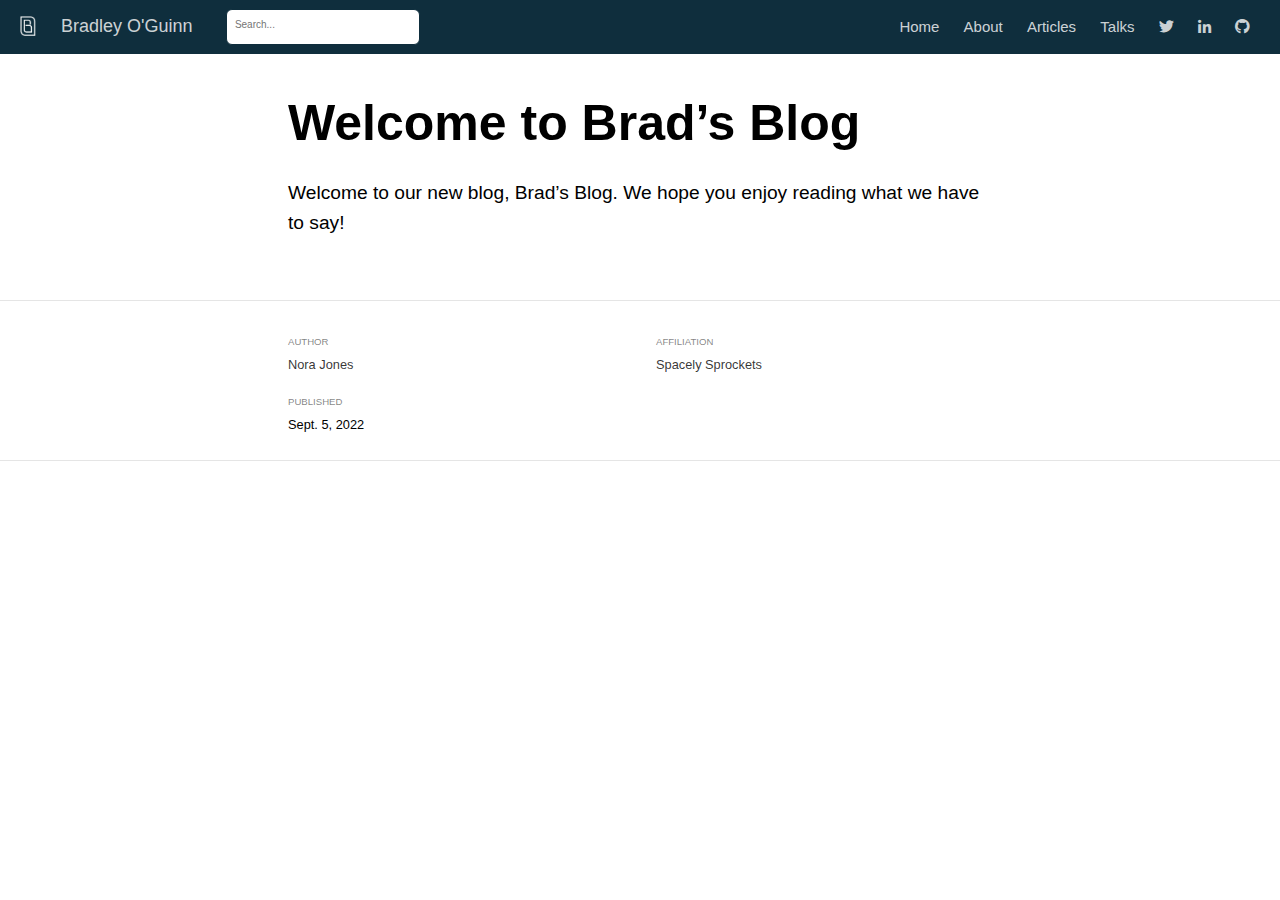
<file: docs/posts/welcome/index.html>
<!DOCTYPE html>

<html xmlns="http://www.w3.org/1999/xhtml" lang="" xml:lang="">

<head>
  <meta charset="utf-8"/>
  <meta name="viewport" content="width=device-width, initial-scale=1"/>
  <meta http-equiv="X-UA-Compatible" content="IE=Edge,chrome=1"/>
  <meta name="generator" content="distill" />

  <style type="text/css">
  /* Hide doc at startup (prevent jankiness while JS renders/transforms) */
  body {
    visibility: hidden;
  }
  </style>

 <!--radix_placeholder_import_source-->
 <!--/radix_placeholder_import_source-->

<style type="text/css">code{white-space: pre;}</style>
<style type="text/css" data-origin="pandoc">
pre > code.sourceCode { white-space: pre; position: relative; }
pre > code.sourceCode > span { display: inline-block; line-height: 1.25; }
pre > code.sourceCode > span:empty { height: 1.2em; }
.sourceCode { overflow: visible; }
code.sourceCode > span { color: inherit; text-decoration: inherit; }
div.sourceCode { margin: 1em 0; }
pre.sourceCode { margin: 0; }
@media screen {
div.sourceCode { overflow: auto; }
}
@media print {
pre > code.sourceCode { white-space: pre-wrap; }
pre > code.sourceCode > span { text-indent: -5em; padding-left: 5em; }
}
pre.numberSource code
  { counter-reset: source-line 0; }
pre.numberSource code > span
  { position: relative; left: -4em; counter-increment: source-line; }
pre.numberSource code > span > a:first-child::before
  { content: counter(source-line);
    position: relative; left: -1em; text-align: right; vertical-align: baseline;
    border: none; display: inline-block;
    -webkit-touch-callout: none; -webkit-user-select: none;
    -khtml-user-select: none; -moz-user-select: none;
    -ms-user-select: none; user-select: none;
    padding: 0 4px; width: 4em;
    color: #aaaaaa;
  }
pre.numberSource { margin-left: 3em; border-left: 1px solid #aaaaaa;  padding-left: 4px; }
div.sourceCode
  { color: #00769e; background-color: #f1f3f5; }
@media screen {
pre > code.sourceCode > span > a:first-child::before { text-decoration: underline; }
}
code span { color: #00769e; } /* Normal */
code span.al { color: #ad0000; } /* Alert */
code span.an { color: #5e5e5e; } /* Annotation */
code span.at { color: #657422; } /* Attribute */
code span.bn { color: #ad0000; } /* BaseN */
code span.bu { } /* BuiltIn */
code span.cf { color: #00769e; } /* ControlFlow */
code span.ch { color: #20794d; } /* Char */
code span.cn { color: #8f5902; } /* Constant */
code span.co { color: #5e5e5e; } /* Comment */
code span.cv { color: #5e5e5e; font-style: italic; } /* CommentVar */
code span.do { color: #5e5e5e; font-style: italic; } /* Documentation */
code span.dt { color: #ad0000; } /* DataType */
code span.dv { color: #ad0000; } /* DecVal */
code span.er { color: #ad0000; } /* Error */
code span.ex { } /* Extension */
code span.fl { color: #ad0000; } /* Float */
code span.fu { color: #4758ab; } /* Function */
code span.im { } /* Import */
code span.in { color: #5e5e5e; } /* Information */
code span.kw { color: #00769e; } /* Keyword */
code span.op { color: #5e5e5e; } /* Operator */
code span.ot { color: #00769e; } /* Other */
code span.pp { color: #ad0000; } /* Preprocessor */
code span.sc { color: #5e5e5e; } /* SpecialChar */
code span.ss { color: #20794d; } /* SpecialString */
code span.st { color: #20794d; } /* String */
code span.va { color: #111111; } /* Variable */
code span.vs { color: #20794d; } /* VerbatimString */
code span.wa { color: #5e5e5e; font-style: italic; } /* Warning */
</style>


  <!--radix_placeholder_meta_tags-->
<title>Bradley O'Guinn: Welcome to Brad's Blog</title>

<meta property="description" itemprop="description" content="Welcome to our new blog, Brad&#39;s Blog. We hope you enjoy &#10;reading what we have to say!"/>

<link rel="icon" type="image/vnd.microsoft.icon" href="../../images/favicon.ico"/>

<!--  https://schema.org/Article -->
<meta property="article:published" itemprop="datePublished" content="2022-09-05"/>
<meta property="article:created" itemprop="dateCreated" content="2022-09-05"/>
<meta name="article:author" content="Nora Jones"/>

<!--  https://developers.facebook.com/docs/sharing/webmasters#markup -->
<meta property="og:title" content="Bradley O&#39;Guinn: Welcome to Brad&#39;s Blog"/>
<meta property="og:type" content="article"/>
<meta property="og:description" content="Welcome to our new blog, Brad&#39;s Blog. We hope you enjoy &#10;reading what we have to say!"/>
<meta property="og:locale" content="en_US"/>
<meta property="og:site_name" content="Bradley O&#39;Guinn"/>

<!--  https://dev.twitter.com/cards/types/summary -->
<meta property="twitter:card" content="summary"/>
<meta property="twitter:title" content="Bradley O&#39;Guinn: Welcome to Brad&#39;s Blog"/>
<meta property="twitter:description" content="Welcome to our new blog, Brad&#39;s Blog. We hope you enjoy &#10;reading what we have to say!"/>

<!--/radix_placeholder_meta_tags-->
  <!--radix_placeholder_rmarkdown_metadata-->

<script type="text/json" id="radix-rmarkdown-metadata">
{"type":"list","attributes":{"names":{"type":"character","attributes":{},"value":["title","description","author","date","output"]}},"value":[{"type":"character","attributes":{},"value":["Welcome to Brad's Blog"]},{"type":"character","attributes":{},"value":["Welcome to our new blog, Brad's Blog. We hope you enjoy \nreading what we have to say!"]},{"type":"list","attributes":{},"value":[{"type":"list","attributes":{"names":{"type":"character","attributes":{},"value":["name","url","affiliation","affiliation_url"]}},"value":[{"type":"character","attributes":{},"value":["Nora Jones"]},{"type":"character","attributes":{},"value":["https://example.com/norajones"]},{"type":"character","attributes":{},"value":["Spacely Sprockets"]},{"type":"character","attributes":{},"value":["https://example.com/spacelysprokets"]}]}]},{"type":"character","attributes":{},"value":["09-05-2022"]},{"type":"list","attributes":{"names":{"type":"character","attributes":{},"value":["distill::distill_article"]}},"value":[{"type":"list","attributes":{"names":{"type":"character","attributes":{},"value":["self_contained"]}},"value":[{"type":"logical","attributes":{},"value":[false]}]}]}]}
</script>
<!--/radix_placeholder_rmarkdown_metadata-->
  
  <script type="text/json" id="radix-resource-manifest">
  {"type":"NULL"}
  </script>
  <!--radix_placeholder_navigation_in_header-->
<meta name="distill:offset" content="../.."/>

<script type="application/javascript">

  window.headroom_prevent_pin = false;

  window.document.addEventListener("DOMContentLoaded", function (event) {

    // initialize headroom for banner
    var header = $('header').get(0);
    var headerHeight = header.offsetHeight;
    var headroom = new Headroom(header, {
      tolerance: 5,
      onPin : function() {
        if (window.headroom_prevent_pin) {
          window.headroom_prevent_pin = false;
          headroom.unpin();
        }
      }
    });
    headroom.init();
    if(window.location.hash)
      headroom.unpin();
    $(header).addClass('headroom--transition');

    // offset scroll location for banner on hash change
    // (see: https://github.com/WickyNilliams/headroom.js/issues/38)
    window.addEventListener("hashchange", function(event) {
      window.scrollTo(0, window.pageYOffset - (headerHeight + 25));
    });

    // responsive menu
    $('.distill-site-header').each(function(i, val) {
      var topnav = $(this);
      var toggle = topnav.find('.nav-toggle');
      toggle.on('click', function() {
        topnav.toggleClass('responsive');
      });
    });

    // nav dropdowns
    $('.nav-dropbtn').click(function(e) {
      $(this).next('.nav-dropdown-content').toggleClass('nav-dropdown-active');
      $(this).parent().siblings('.nav-dropdown')
         .children('.nav-dropdown-content').removeClass('nav-dropdown-active');
    });
    $("body").click(function(e){
      $('.nav-dropdown-content').removeClass('nav-dropdown-active');
    });
    $(".nav-dropdown").click(function(e){
      e.stopPropagation();
    });
  });
</script>

<style type="text/css">

/* Theme (user-documented overrideables for nav appearance) */

.distill-site-nav {
  color: rgba(255, 255, 255, 0.8);
  background-color: #0F2E3D;
  font-size: 15px;
  font-weight: 300;
}

.distill-site-nav a {
  color: inherit;
  text-decoration: none;
}

.distill-site-nav a:hover {
  color: white;
}

@media print {
  .distill-site-nav {
    display: none;
  }
}

.distill-site-header {

}

.distill-site-footer {

}


/* Site Header */

.distill-site-header {
  width: 100%;
  box-sizing: border-box;
  z-index: 3;
}

.distill-site-header .nav-left {
  display: inline-block;
  margin-left: 8px;
}

@media screen and (max-width: 768px) {
  .distill-site-header .nav-left {
    margin-left: 0;
  }
}


.distill-site-header .nav-right {
  float: right;
  margin-right: 8px;
}

.distill-site-header a,
.distill-site-header .title {
  display: inline-block;
  text-align: center;
  padding: 14px 10px 14px 10px;
}

.distill-site-header .title {
  font-size: 18px;
  min-width: 150px;
}

.distill-site-header .logo {
  padding: 0;
}

.distill-site-header .logo img {
  display: none;
  max-height: 20px;
  width: auto;
  margin-bottom: -4px;
}

.distill-site-header .nav-image img {
  max-height: 18px;
  width: auto;
  display: inline-block;
  margin-bottom: -3px;
}



@media screen and (min-width: 1000px) {
  .distill-site-header .logo img {
    display: inline-block;
  }
  .distill-site-header .nav-left {
    margin-left: 20px;
  }
  .distill-site-header .nav-right {
    margin-right: 20px;
  }
  .distill-site-header .title {
    padding-left: 12px;
  }
}


.distill-site-header .nav-toggle {
  display: none;
}

.nav-dropdown {
  display: inline-block;
  position: relative;
}

.nav-dropdown .nav-dropbtn {
  border: none;
  outline: none;
  color: rgba(255, 255, 255, 0.8);
  padding: 16px 10px;
  background-color: transparent;
  font-family: inherit;
  font-size: inherit;
  font-weight: inherit;
  margin: 0;
  margin-top: 1px;
  z-index: 2;
}

.nav-dropdown-content {
  display: none;
  position: absolute;
  background-color: white;
  min-width: 200px;
  border: 1px solid rgba(0,0,0,0.15);
  border-radius: 4px;
  box-shadow: 0px 8px 16px 0px rgba(0,0,0,0.1);
  z-index: 1;
  margin-top: 2px;
  white-space: nowrap;
  padding-top: 4px;
  padding-bottom: 4px;
}

.nav-dropdown-content hr {
  margin-top: 4px;
  margin-bottom: 4px;
  border: none;
  border-bottom: 1px solid rgba(0, 0, 0, 0.1);
}

.nav-dropdown-active {
  display: block;
}

.nav-dropdown-content a, .nav-dropdown-content .nav-dropdown-header {
  color: black;
  padding: 6px 24px;
  text-decoration: none;
  display: block;
  text-align: left;
}

.nav-dropdown-content .nav-dropdown-header {
  display: block;
  padding: 5px 24px;
  padding-bottom: 0;
  text-transform: uppercase;
  font-size: 14px;
  color: #999999;
  white-space: nowrap;
}

.nav-dropdown:hover .nav-dropbtn {
  color: white;
}

.nav-dropdown-content a:hover {
  background-color: #ddd;
  color: black;
}

.nav-right .nav-dropdown-content {
  margin-left: -45%;
  right: 0;
}

@media screen and (max-width: 768px) {
  .distill-site-header a, .distill-site-header .nav-dropdown  {display: none;}
  .distill-site-header a.nav-toggle {
    float: right;
    display: block;
  }
  .distill-site-header .title {
    margin-left: 0;
  }
  .distill-site-header .nav-right {
    margin-right: 0;
  }
  .distill-site-header {
    overflow: hidden;
  }
  .nav-right .nav-dropdown-content {
    margin-left: 0;
  }
}


@media screen and (max-width: 768px) {
  .distill-site-header.responsive {position: relative; min-height: 500px; }
  .distill-site-header.responsive a.nav-toggle {
    position: absolute;
    right: 0;
    top: 0;
  }
  .distill-site-header.responsive a,
  .distill-site-header.responsive .nav-dropdown {
    display: block;
    text-align: left;
  }
  .distill-site-header.responsive .nav-left,
  .distill-site-header.responsive .nav-right {
    width: 100%;
  }
  .distill-site-header.responsive .nav-dropdown {float: none;}
  .distill-site-header.responsive .nav-dropdown-content {position: relative;}
  .distill-site-header.responsive .nav-dropdown .nav-dropbtn {
    display: block;
    width: 100%;
    text-align: left;
  }
}

/* Site Footer */

.distill-site-footer {
  width: 100%;
  overflow: hidden;
  box-sizing: border-box;
  z-index: 3;
  margin-top: 30px;
  padding-top: 30px;
  padding-bottom: 30px;
  text-align: center;
}

/* Headroom */

d-title {
  padding-top: 6rem;
}

@media print {
  d-title {
    padding-top: 4rem;
  }
}

.headroom {
  z-index: 1000;
  position: fixed;
  top: 0;
  left: 0;
  right: 0;
}

.headroom--transition {
  transition: all .4s ease-in-out;
}

.headroom--unpinned {
  top: -100px;
}

.headroom--pinned {
  top: 0;
}

/* adjust viewport for navbar height */
/* helps vertically center bootstrap (non-distill) content */
.min-vh-100 {
  min-height: calc(100vh - 100px) !important;
}

</style>

<script src="../../site_libs/jquery-3.6.0/jquery-3.6.0.min.js"></script>
<link href="../../site_libs/font-awesome-5.1.0/css/all.css" rel="stylesheet"/>
<link href="../../site_libs/font-awesome-5.1.0/css/v4-shims.css" rel="stylesheet"/>
<script src="../../site_libs/headroom-0.9.4/headroom.min.js"></script>
<script src="../../site_libs/autocomplete-0.37.1/autocomplete.min.js"></script>
<script src="../../site_libs/fuse-6.4.1/fuse.min.js"></script>

<script type="application/javascript">

function getMeta(metaName) {
  var metas = document.getElementsByTagName('meta');
  for (let i = 0; i < metas.length; i++) {
    if (metas[i].getAttribute('name') === metaName) {
      return metas[i].getAttribute('content');
    }
  }
  return '';
}

function offsetURL(url) {
  var offset = getMeta('distill:offset');
  return offset ? offset + '/' + url : url;
}

function createFuseIndex() {

  // create fuse index
  var options = {
    keys: [
      { name: 'title', weight: 20 },
      { name: 'categories', weight: 15 },
      { name: 'description', weight: 10 },
      { name: 'contents', weight: 5 },
    ],
    ignoreLocation: true,
    threshold: 0
  };
  var fuse = new window.Fuse([], options);

  // fetch the main search.json
  return fetch(offsetURL('search.json'))
    .then(function(response) {
      if (response.status == 200) {
        return response.json().then(function(json) {
          // index main articles
          json.articles.forEach(function(article) {
            fuse.add(article);
          });
          // download collections and index their articles
          return Promise.all(json.collections.map(function(collection) {
            return fetch(offsetURL(collection)).then(function(response) {
              if (response.status === 200) {
                return response.json().then(function(articles) {
                  articles.forEach(function(article) {
                    fuse.add(article);
                  });
                })
              } else {
                return Promise.reject(
                  new Error('Unexpected status from search index request: ' +
                            response.status)
                );
              }
            });
          })).then(function() {
            return fuse;
          });
        });

      } else {
        return Promise.reject(
          new Error('Unexpected status from search index request: ' +
                      response.status)
        );
      }
    });
}

window.document.addEventListener("DOMContentLoaded", function (event) {

  // get search element (bail if we don't have one)
  var searchEl = window.document.getElementById('distill-search');
  if (!searchEl)
    return;

  createFuseIndex()
    .then(function(fuse) {

      // make search box visible
      searchEl.classList.remove('hidden');

      // initialize autocomplete
      var options = {
        autoselect: true,
        hint: false,
        minLength: 2,
      };
      window.autocomplete(searchEl, options, [{
        source: function(query, callback) {
          const searchOptions = {
            isCaseSensitive: false,
            shouldSort: true,
            minMatchCharLength: 2,
            limit: 10,
          };
          var results = fuse.search(query, searchOptions);
          callback(results
            .map(function(result) { return result.item; })
          );
        },
        templates: {
          suggestion: function(suggestion) {
            var img = suggestion.preview && Object.keys(suggestion.preview).length > 0
              ? `<img src="${offsetURL(suggestion.preview)}"</img>`
              : '';
            var html = `
              <div class="search-item">
                <h3>${suggestion.title}</h3>
                <div class="search-item-description">
                  ${suggestion.description || ''}
                </div>
                <div class="search-item-preview">
                  ${img}
                </div>
              </div>
            `;
            return html;
          }
        }
      }]).on('autocomplete:selected', function(event, suggestion) {
        window.location.href = offsetURL(suggestion.path);
      });
      // remove inline display style on autocompleter (we want to
      // manage responsive display via css)
      $('.algolia-autocomplete').css("display", "");
    })
    .catch(function(error) {
      console.log(error);
    });

});

</script>

<style type="text/css">

.nav-search {
  font-size: x-small;
}

/* Algolioa Autocomplete */

.algolia-autocomplete {
  display: inline-block;
  margin-left: 10px;
  vertical-align: sub;
  background-color: white;
  color: black;
  padding: 6px;
  padding-top: 8px;
  padding-bottom: 0;
  border-radius: 6px;
  border: 1px #0F2E3D solid;
  width: 180px;
}


@media screen and (max-width: 768px) {
  .distill-site-nav .algolia-autocomplete {
    display: none;
    visibility: hidden;
  }
  .distill-site-nav.responsive .algolia-autocomplete {
    display: inline-block;
    visibility: visible;
  }
  .distill-site-nav.responsive .algolia-autocomplete .aa-dropdown-menu {
    margin-left: 0;
    width: 400px;
    max-height: 400px;
  }
}

.algolia-autocomplete .aa-input, .algolia-autocomplete .aa-hint {
  width: 90%;
  outline: none;
  border: none;
}

.algolia-autocomplete .aa-hint {
  color: #999;
}
.algolia-autocomplete .aa-dropdown-menu {
  width: 550px;
  max-height: 70vh;
  overflow-x: visible;
  overflow-y: scroll;
  padding: 5px;
  margin-top: 3px;
  margin-left: -150px;
  background-color: #fff;
  border-radius: 5px;
  border: 1px solid #999;
  border-top: none;
}

.algolia-autocomplete .aa-dropdown-menu .aa-suggestion {
  cursor: pointer;
  padding: 5px 4px;
  border-bottom: 1px solid #eee;
}

.algolia-autocomplete .aa-dropdown-menu .aa-suggestion:last-of-type {
  border-bottom: none;
  margin-bottom: 2px;
}

.algolia-autocomplete .aa-dropdown-menu .aa-suggestion .search-item {
  overflow: hidden;
  font-size: 0.8em;
  line-height: 1.4em;
}

.algolia-autocomplete .aa-dropdown-menu .aa-suggestion .search-item h3 {
  font-size: 1rem;
  margin-block-start: 0;
  margin-block-end: 5px;
}

.algolia-autocomplete .aa-dropdown-menu .aa-suggestion .search-item-description {
  display: inline-block;
  overflow: hidden;
  height: 2.8em;
  width: 80%;
  margin-right: 4%;
}

.algolia-autocomplete .aa-dropdown-menu .aa-suggestion .search-item-preview {
  display: inline-block;
  width: 15%;
}

.algolia-autocomplete .aa-dropdown-menu .aa-suggestion .search-item-preview img {
  height: 3em;
  width: auto;
  display: none;
}

.algolia-autocomplete .aa-dropdown-menu .aa-suggestion .search-item-preview img[src] {
  display: initial;
}

.algolia-autocomplete .aa-dropdown-menu .aa-suggestion.aa-cursor {
  background-color: #eee;
}
.algolia-autocomplete .aa-dropdown-menu .aa-suggestion em {
  font-weight: bold;
  font-style: normal;
}

</style>


<!--/radix_placeholder_navigation_in_header-->
  <!--radix_placeholder_distill-->

<style type="text/css">

body {
  background-color: white;
}

.pandoc-table {
  width: 100%;
}

.pandoc-table>caption {
  margin-bottom: 10px;
}

.pandoc-table th:not([align]) {
  text-align: left;
}

.pagedtable-footer {
  font-size: 15px;
}

d-byline .byline {
  grid-template-columns: 2fr 2fr;
}

d-byline .byline h3 {
  margin-block-start: 1.5em;
}

d-byline .byline .authors-affiliations h3 {
  margin-block-start: 0.5em;
}

.authors-affiliations .orcid-id {
  width: 16px;
  height:16px;
  margin-left: 4px;
  margin-right: 4px;
  vertical-align: middle;
  padding-bottom: 2px;
}

d-title .dt-tags {
  margin-top: 1em;
  grid-column: text;
}

.dt-tags .dt-tag {
  text-decoration: none;
  display: inline-block;
  color: rgba(0,0,0,0.6);
  padding: 0em 0.4em;
  margin-right: 0.5em;
  margin-bottom: 0.4em;
  font-size: 70%;
  border: 1px solid rgba(0,0,0,0.2);
  border-radius: 3px;
  text-transform: uppercase;
  font-weight: 500;
}

d-article table.gt_table td,
d-article table.gt_table th {
  border-bottom: none;
}

.html-widget {
  margin-bottom: 2.0em;
}

.l-screen-inset {
  padding-right: 16px;
}

.l-screen .caption {
  margin-left: 10px;
}

.shaded {
  background: rgb(247, 247, 247);
  padding-top: 20px;
  padding-bottom: 20px;
  border-top: 1px solid rgba(0, 0, 0, 0.1);
  border-bottom: 1px solid rgba(0, 0, 0, 0.1);
}

.shaded .html-widget {
  margin-bottom: 0;
  border: 1px solid rgba(0, 0, 0, 0.1);
}

.shaded .shaded-content {
  background: white;
}

.text-output {
  margin-top: 0;
  line-height: 1.5em;
}

.hidden {
  display: none !important;
}

d-article {
  padding-top: 2.5rem;
  padding-bottom: 30px;
}

d-appendix {
  padding-top: 30px;
}

d-article>p>img {
  width: 100%;
}

d-article h2 {
  margin: 1rem 0 1.5rem 0;
}

d-article h3 {
  margin-top: 1.5rem;
}

d-article iframe {
  border: 1px solid rgba(0, 0, 0, 0.1);
  margin-bottom: 2.0em;
  width: 100%;
}

/* Tweak code blocks */

d-article div.sourceCode code,
d-article pre code {
  font-family: Consolas, Monaco, 'Andale Mono', 'Ubuntu Mono', monospace;
}

d-article pre,
d-article div.sourceCode,
d-article div.sourceCode pre {
  overflow: auto;
}

d-article div.sourceCode {
  background-color: white;
}

d-article div.sourceCode pre {
  padding-left: 10px;
  font-size: 12px;
  border-left: 2px solid rgba(0,0,0,0.1);
}

d-article pre {
  font-size: 12px;
  color: black;
  background: none;
  margin-top: 0;
  text-align: left;
  white-space: pre;
  word-spacing: normal;
  word-break: normal;
  word-wrap: normal;
  line-height: 1.5;

  -moz-tab-size: 4;
  -o-tab-size: 4;
  tab-size: 4;

  -webkit-hyphens: none;
  -moz-hyphens: none;
  -ms-hyphens: none;
  hyphens: none;
}

d-article pre a {
  border-bottom: none;
}

d-article pre a:hover {
  border-bottom: none;
  text-decoration: underline;
}

d-article details {
  grid-column: text;
  margin-bottom: 0.8em;
}

@media(min-width: 768px) {

d-article pre,
d-article div.sourceCode,
d-article div.sourceCode pre {
  overflow: visible !important;
}

d-article div.sourceCode pre {
  padding-left: 18px;
  font-size: 14px;
}

d-article pre {
  font-size: 14px;
}

}

figure img.external {
  background: white;
  border: 1px solid rgba(0, 0, 0, 0.1);
  box-shadow: 0 1px 8px rgba(0, 0, 0, 0.1);
  padding: 18px;
  box-sizing: border-box;
}

/* CSS for d-contents */

.d-contents {
  grid-column: text;
  color: rgba(0,0,0,0.8);
  font-size: 0.9em;
  padding-bottom: 1em;
  margin-bottom: 1em;
  padding-bottom: 0.5em;
  margin-bottom: 1em;
  padding-left: 0.25em;
  justify-self: start;
}

@media(min-width: 1000px) {
  .d-contents.d-contents-float {
    height: 0;
    grid-column-start: 1;
    grid-column-end: 4;
    justify-self: center;
    padding-right: 3em;
    padding-left: 2em;
  }
}

.d-contents nav h3 {
  font-size: 18px;
  margin-top: 0;
  margin-bottom: 1em;
}

.d-contents li {
  list-style-type: none
}

.d-contents nav > ul {
  padding-left: 0;
}

.d-contents ul {
  padding-left: 1em
}

.d-contents nav ul li {
  margin-top: 0.6em;
  margin-bottom: 0.2em;
}

.d-contents nav a {
  font-size: 13px;
  border-bottom: none;
  text-decoration: none
  color: rgba(0, 0, 0, 0.8);
}

.d-contents nav a:hover {
  text-decoration: underline solid rgba(0, 0, 0, 0.6)
}

.d-contents nav > ul > li > a {
  font-weight: 600;
}

.d-contents nav > ul > li > ul {
  font-weight: inherit;
}

.d-contents nav > ul > li > ul > li {
  margin-top: 0.2em;
}


.d-contents nav ul {
  margin-top: 0;
  margin-bottom: 0.25em;
}

.d-article-with-toc h2:nth-child(2) {
  margin-top: 0;
}


/* Figure */

.figure {
  position: relative;
  margin-bottom: 2.5em;
  margin-top: 1.5em;
}

.figure .caption {
  color: rgba(0, 0, 0, 0.6);
  font-size: 12px;
  line-height: 1.5em;
}

.figure img.external {
  background: white;
  border: 1px solid rgba(0, 0, 0, 0.1);
  box-shadow: 0 1px 8px rgba(0, 0, 0, 0.1);
  padding: 18px;
  box-sizing: border-box;
}

.figure .caption a {
  color: rgba(0, 0, 0, 0.6);
}

.figure .caption b,
.figure .caption strong, {
  font-weight: 600;
  color: rgba(0, 0, 0, 1.0);
}

/* Citations */

d-article .citation {
  color: inherit;
  cursor: inherit;
}

div.hanging-indent{
  margin-left: 1em; text-indent: -1em;
}

/* Citation hover box */

.tippy-box[data-theme~=light-border] {
  background-color: rgba(250, 250, 250, 0.95);
}

.tippy-content > p {
  margin-bottom: 0;
  padding: 2px;
}


/* Tweak 1000px media break to show more text */

@media(min-width: 1000px) {
  .base-grid,
  distill-header,
  d-title,
  d-abstract,
  d-article,
  d-appendix,
  distill-appendix,
  d-byline,
  d-footnote-list,
  d-citation-list,
  distill-footer {
    grid-template-columns: [screen-start] 1fr [page-start kicker-start] 80px [middle-start] 50px [text-start kicker-end] 65px 65px 65px 65px 65px 65px 65px 65px [text-end gutter-start] 65px [middle-end] 65px [page-end gutter-end] 1fr [screen-end];
    grid-column-gap: 16px;
  }

  .grid {
    grid-column-gap: 16px;
  }

  d-article {
    font-size: 1.06rem;
    line-height: 1.7em;
  }
  figure .caption, .figure .caption, figure figcaption {
    font-size: 13px;
  }
}

@media(min-width: 1180px) {
  .base-grid,
  distill-header,
  d-title,
  d-abstract,
  d-article,
  d-appendix,
  distill-appendix,
  d-byline,
  d-footnote-list,
  d-citation-list,
  distill-footer {
    grid-template-columns: [screen-start] 1fr [page-start kicker-start] 60px [middle-start] 60px [text-start kicker-end] 60px 60px 60px 60px 60px 60px 60px 60px [text-end gutter-start] 60px [middle-end] 60px [page-end gutter-end] 1fr [screen-end];
    grid-column-gap: 32px;
  }

  .grid {
    grid-column-gap: 32px;
  }
}


/* Get the citation styles for the appendix (not auto-injected on render since
   we do our own rendering of the citation appendix) */

d-appendix .citation-appendix,
.d-appendix .citation-appendix {
  font-size: 11px;
  line-height: 15px;
  border-left: 1px solid rgba(0, 0, 0, 0.1);
  padding-left: 18px;
  border: 1px solid rgba(0,0,0,0.1);
  background: rgba(0, 0, 0, 0.02);
  padding: 10px 18px;
  border-radius: 3px;
  color: rgba(150, 150, 150, 1);
  overflow: hidden;
  margin-top: -12px;
  white-space: pre-wrap;
  word-wrap: break-word;
}

/* Include appendix styles here so they can be overridden */

d-appendix {
  contain: layout style;
  font-size: 0.8em;
  line-height: 1.7em;
  margin-top: 60px;
  margin-bottom: 0;
  border-top: 1px solid rgba(0, 0, 0, 0.1);
  color: rgba(0,0,0,0.5);
  padding-top: 60px;
  padding-bottom: 48px;
}

d-appendix h3 {
  grid-column: page-start / text-start;
  font-size: 15px;
  font-weight: 500;
  margin-top: 1em;
  margin-bottom: 0;
  color: rgba(0,0,0,0.65);
}

d-appendix h3 + * {
  margin-top: 1em;
}

d-appendix ol {
  padding: 0 0 0 15px;
}

@media (min-width: 768px) {
  d-appendix ol {
    padding: 0 0 0 30px;
    margin-left: -30px;
  }
}

d-appendix li {
  margin-bottom: 1em;
}

d-appendix a {
  color: rgba(0, 0, 0, 0.6);
}

d-appendix > * {
  grid-column: text;
}

d-appendix > d-footnote-list,
d-appendix > d-citation-list,
d-appendix > distill-appendix {
  grid-column: screen;
}

/* Include footnote styles here so they can be overridden */

d-footnote-list {
  contain: layout style;
}

d-footnote-list > * {
  grid-column: text;
}

d-footnote-list a.footnote-backlink {
  color: rgba(0,0,0,0.3);
  padding-left: 0.5em;
}



/* Anchor.js */

.anchorjs-link {
  /*transition: all .25s linear; */
  text-decoration: none;
  border-bottom: none;
}
*:hover > .anchorjs-link {
  margin-left: -1.125em !important;
  text-decoration: none;
  border-bottom: none;
}

/* Social footer */

.social_footer {
  margin-top: 30px;
  margin-bottom: 0;
  color: rgba(0,0,0,0.67);
}

.disqus-comments {
  margin-right: 30px;
}

.disqus-comment-count {
  border-bottom: 1px solid rgba(0, 0, 0, 0.4);
  cursor: pointer;
}

#disqus_thread {
  margin-top: 30px;
}

.article-sharing a {
  border-bottom: none;
  margin-right: 8px;
}

.article-sharing a:hover {
  border-bottom: none;
}

.sidebar-section.subscribe {
  font-size: 12px;
  line-height: 1.6em;
}

.subscribe p {
  margin-bottom: 0.5em;
}


.article-footer .subscribe {
  font-size: 15px;
  margin-top: 45px;
}


.sidebar-section.custom {
  font-size: 12px;
  line-height: 1.6em;
}

.custom p {
  margin-bottom: 0.5em;
}

/* Styles for listing layout (hide title) */
.layout-listing d-title, .layout-listing .d-title {
  display: none;
}

/* Styles for posts lists (not auto-injected) */


.posts-with-sidebar {
  padding-left: 45px;
  padding-right: 45px;
}

.posts-list .description h2,
.posts-list .description p {
  font-family: -apple-system, BlinkMacSystemFont, "Segoe UI", Roboto, Oxygen, Ubuntu, Cantarell, "Fira Sans", "Droid Sans", "Helvetica Neue", Arial, sans-serif;
}

.posts-list .description h2 {
  font-weight: 700;
  border-bottom: none;
  padding-bottom: 0;
}

.posts-list h2.post-tag {
  border-bottom: 1px solid rgba(0, 0, 0, 0.2);
  padding-bottom: 12px;
}
.posts-list {
  margin-top: 60px;
  margin-bottom: 24px;
}

.posts-list .post-preview {
  text-decoration: none;
  overflow: hidden;
  display: block;
  border-bottom: 1px solid rgba(0, 0, 0, 0.1);
  padding: 24px 0;
}

.post-preview-last {
  border-bottom: none !important;
}

.posts-list .posts-list-caption {
  grid-column: screen;
  font-weight: 400;
}

.posts-list .post-preview h2 {
  margin: 0 0 6px 0;
  line-height: 1.2em;
  font-style: normal;
  font-size: 24px;
}

.posts-list .post-preview p {
  margin: 0 0 12px 0;
  line-height: 1.4em;
  font-size: 16px;
}

.posts-list .post-preview .thumbnail {
  box-sizing: border-box;
  margin-bottom: 24px;
  position: relative;
  max-width: 500px;
}
.posts-list .post-preview img {
  width: 100%;
  display: block;
}

.posts-list .metadata {
  font-size: 12px;
  line-height: 1.4em;
  margin-bottom: 18px;
}

.posts-list .metadata > * {
  display: inline-block;
}

.posts-list .metadata .publishedDate {
  margin-right: 2em;
}

.posts-list .metadata .dt-authors {
  display: block;
  margin-top: 0.3em;
  margin-right: 2em;
}

.posts-list .dt-tags {
  display: block;
  line-height: 1em;
}

.posts-list .dt-tags .dt-tag {
  display: inline-block;
  color: rgba(0,0,0,0.6);
  padding: 0.3em 0.4em;
  margin-right: 0.2em;
  margin-bottom: 0.4em;
  font-size: 60%;
  border: 1px solid rgba(0,0,0,0.2);
  border-radius: 3px;
  text-transform: uppercase;
  font-weight: 500;
}

.posts-list img {
  opacity: 1;
}

.posts-list img[data-src] {
  opacity: 0;
}

.posts-more {
  clear: both;
}


.posts-sidebar {
  font-size: 16px;
}

.posts-sidebar h3 {
  font-size: 16px;
  margin-top: 0;
  margin-bottom: 0.5em;
  font-weight: 400;
  text-transform: uppercase;
}

.sidebar-section {
  margin-bottom: 30px;
}

.categories ul {
  list-style-type: none;
  margin: 0;
  padding: 0;
}

.categories li {
  color: rgba(0, 0, 0, 0.8);
  margin-bottom: 0;
}

.categories li>a {
  border-bottom: none;
}

.categories li>a:hover {
  border-bottom: 1px solid rgba(0, 0, 0, 0.4);
}

.categories .active {
  font-weight: 600;
}

.categories .category-count {
  color: rgba(0, 0, 0, 0.4);
}


@media(min-width: 768px) {
  .posts-list .post-preview h2 {
    font-size: 26px;
  }
  .posts-list .post-preview .thumbnail {
    float: right;
    width: 30%;
    margin-bottom: 0;
  }
  .posts-list .post-preview .description {
    float: left;
    width: 45%;
  }
  .posts-list .post-preview .metadata {
    float: left;
    width: 20%;
    margin-top: 8px;
  }
  .posts-list .post-preview p {
    margin: 0 0 12px 0;
    line-height: 1.5em;
    font-size: 16px;
  }
  .posts-with-sidebar .posts-list {
    float: left;
    width: 75%;
  }
  .posts-with-sidebar .posts-sidebar {
    float: right;
    width: 20%;
    margin-top: 60px;
    padding-top: 24px;
    padding-bottom: 24px;
  }
}


/* Improve display for browsers without grid (IE/Edge <= 15) */

.downlevel {
  line-height: 1.6em;
  font-family: -apple-system, BlinkMacSystemFont, "Segoe UI", Roboto, Oxygen, Ubuntu, Cantarell, "Fira Sans", "Droid Sans", "Helvetica Neue", Arial, sans-serif;
  margin: 0;
}

.downlevel .d-title {
  padding-top: 6rem;
  padding-bottom: 1.5rem;
}

.downlevel .d-title h1 {
  font-size: 50px;
  font-weight: 700;
  line-height: 1.1em;
  margin: 0 0 0.5rem;
}

.downlevel .d-title p {
  font-weight: 300;
  font-size: 1.2rem;
  line-height: 1.55em;
  margin-top: 0;
}

.downlevel .d-byline {
  padding-top: 0.8em;
  padding-bottom: 0.8em;
  font-size: 0.8rem;
  line-height: 1.8em;
}

.downlevel .section-separator {
  border: none;
  border-top: 1px solid rgba(0, 0, 0, 0.1);
}

.downlevel .d-article {
  font-size: 1.06rem;
  line-height: 1.7em;
  padding-top: 1rem;
  padding-bottom: 2rem;
}


.downlevel .d-appendix {
  padding-left: 0;
  padding-right: 0;
  max-width: none;
  font-size: 0.8em;
  line-height: 1.7em;
  margin-bottom: 0;
  color: rgba(0,0,0,0.5);
  padding-top: 40px;
  padding-bottom: 48px;
}

.downlevel .footnotes ol {
  padding-left: 13px;
}

.downlevel .base-grid,
.downlevel .distill-header,
.downlevel .d-title,
.downlevel .d-abstract,
.downlevel .d-article,
.downlevel .d-appendix,
.downlevel .distill-appendix,
.downlevel .d-byline,
.downlevel .d-footnote-list,
.downlevel .d-citation-list,
.downlevel .distill-footer,
.downlevel .appendix-bottom,
.downlevel .posts-container {
  padding-left: 40px;
  padding-right: 40px;
}

@media(min-width: 768px) {
  .downlevel .base-grid,
  .downlevel .distill-header,
  .downlevel .d-title,
  .downlevel .d-abstract,
  .downlevel .d-article,
  .downlevel .d-appendix,
  .downlevel .distill-appendix,
  .downlevel .d-byline,
  .downlevel .d-footnote-list,
  .downlevel .d-citation-list,
  .downlevel .distill-footer,
  .downlevel .appendix-bottom,
  .downlevel .posts-container {
  padding-left: 150px;
  padding-right: 150px;
  max-width: 900px;
}
}

.downlevel pre code {
  display: block;
  border-left: 2px solid rgba(0, 0, 0, .1);
  padding: 0 0 0 20px;
  font-size: 14px;
}

.downlevel code, .downlevel pre {
  color: black;
  background: none;
  font-family: Consolas, Monaco, 'Andale Mono', 'Ubuntu Mono', monospace;
  text-align: left;
  white-space: pre;
  word-spacing: normal;
  word-break: normal;
  word-wrap: normal;
  line-height: 1.5;

  -moz-tab-size: 4;
  -o-tab-size: 4;
  tab-size: 4;

  -webkit-hyphens: none;
  -moz-hyphens: none;
  -ms-hyphens: none;
  hyphens: none;
}

.downlevel .posts-list .post-preview {
  color: inherit;
}



</style>

<script type="application/javascript">

function is_downlevel_browser() {
  if (bowser.isUnsupportedBrowser({ msie: "12", msedge: "16"},
                                 window.navigator.userAgent)) {
    return true;
  } else {
    return window.load_distill_framework === undefined;
  }
}

// show body when load is complete
function on_load_complete() {

  // add anchors
  if (window.anchors) {
    window.anchors.options.placement = 'left';
    window.anchors.add('d-article > h2, d-article > h3, d-article > h4, d-article > h5');
  }


  // set body to visible
  document.body.style.visibility = 'visible';

  // force redraw for leaflet widgets
  if (window.HTMLWidgets) {
    var maps = window.HTMLWidgets.findAll(".leaflet");
    $.each(maps, function(i, el) {
      var map = this.getMap();
      map.invalidateSize();
      map.eachLayer(function(layer) {
        if (layer instanceof L.TileLayer)
          layer.redraw();
      });
    });
  }

  // trigger 'shown' so htmlwidgets resize
  $('d-article').trigger('shown');
}

function init_distill() {

  init_common();

  // create front matter
  var front_matter = $('<d-front-matter></d-front-matter>');
  $('#distill-front-matter').wrap(front_matter);

  // create d-title
  $('.d-title').changeElementType('d-title');

  // create d-byline
  var byline = $('<d-byline></d-byline>');
  $('.d-byline').replaceWith(byline);

  // create d-article
  var article = $('<d-article></d-article>');
  $('.d-article').wrap(article).children().unwrap();

  // move posts container into article
  $('.posts-container').appendTo($('d-article'));

  // create d-appendix
  $('.d-appendix').changeElementType('d-appendix');

  // flag indicating that we have appendix items
  var appendix = $('.appendix-bottom').children('h3').length > 0;

  // replace footnotes with <d-footnote>
  $('.footnote-ref').each(function(i, val) {
    appendix = true;
    var href = $(this).attr('href');
    var id = href.replace('#', '');
    var fn = $('#' + id);
    var fn_p = $('#' + id + '>p');
    fn_p.find('.footnote-back').remove();
    var text = fn_p.html();
    var dtfn = $('<d-footnote></d-footnote>');
    dtfn.html(text);
    $(this).replaceWith(dtfn);
  });
  // remove footnotes
  $('.footnotes').remove();

  // move refs into #references-listing
  $('#references-listing').replaceWith($('#refs'));

  $('h1.appendix, h2.appendix').each(function(i, val) {
    $(this).changeElementType('h3');
  });
  $('h3.appendix').each(function(i, val) {
    var id = $(this).attr('id');
    $('.d-contents a[href="#' + id + '"]').parent().remove();
    appendix = true;
    $(this).nextUntil($('h1, h2, h3')).addBack().appendTo($('d-appendix'));
  });

  // show d-appendix if we have appendix content
  $("d-appendix").css('display', appendix ? 'grid' : 'none');

  // localize layout chunks to just output
  $('.layout-chunk').each(function(i, val) {

    // capture layout
    var layout = $(this).attr('data-layout');

    // apply layout to markdown level block elements
    var elements = $(this).children().not('details, div.sourceCode, pre, script');
    elements.each(function(i, el) {
      var layout_div = $('<div class="' + layout + '"></div>');
      if (layout_div.hasClass('shaded')) {
        var shaded_content = $('<div class="shaded-content"></div>');
        $(this).wrap(shaded_content);
        $(this).parent().wrap(layout_div);
      } else {
        $(this).wrap(layout_div);
      }
    });


    // unwrap the layout-chunk div
    $(this).children().unwrap();
  });

  // remove code block used to force  highlighting css
  $('.distill-force-highlighting-css').parent().remove();

  // remove empty line numbers inserted by pandoc when using a
  // custom syntax highlighting theme
  $('code.sourceCode a:empty').remove();

  // load distill framework
  load_distill_framework();

  // wait for window.distillRunlevel == 4 to do post processing
  function distill_post_process() {

    if (!window.distillRunlevel || window.distillRunlevel < 4)
      return;

    // hide author/affiliations entirely if we have no authors
    var front_matter = JSON.parse($("#distill-front-matter").html());
    var have_authors = front_matter.authors && front_matter.authors.length > 0;
    if (!have_authors)
      $('d-byline').addClass('hidden');

    // article with toc class
    $('.d-contents').parent().addClass('d-article-with-toc');

    // strip links that point to #
    $('.authors-affiliations').find('a[href="#"]').removeAttr('href');

    // add orcid ids
    $('.authors-affiliations').find('.author').each(function(i, el) {
      var orcid_id = front_matter.authors[i].orcidID;
      if (orcid_id) {
        var a = $('<a></a>');
        a.attr('href', 'https://orcid.org/' + orcid_id);
        var img = $('<img></img>');
        img.addClass('orcid-id');
        img.attr('alt', 'ORCID ID');
        img.attr('src','[data-uri]');
        a.append(img);
        $(this).append(a);
      }
    });

    // hide elements of author/affiliations grid that have no value
    function hide_byline_column(caption) {
      $('d-byline').find('h3:contains("' + caption + '")').parent().css('visibility', 'hidden');
    }

    // affiliations
    var have_affiliations = false;
    for (var i = 0; i<front_matter.authors.length; ++i) {
      var author = front_matter.authors[i];
      if (author.affiliation !== "&nbsp;") {
        have_affiliations = true;
        break;
      }
    }
    if (!have_affiliations)
      $('d-byline').find('h3:contains("Affiliations")').css('visibility', 'hidden');

    // published date
    if (!front_matter.publishedDate)
      hide_byline_column("Published");

    // document object identifier
    var doi = $('d-byline').find('h3:contains("DOI")');
    var doi_p = doi.next().empty();
    if (!front_matter.doi) {
      // if we have a citation and valid citationText then link to that
      if ($('#citation').length > 0 && front_matter.citationText) {
        doi.html('Citation');
        $('<a href="#citation"></a>')
          .text(front_matter.citationText)
          .appendTo(doi_p);
      } else {
        hide_byline_column("DOI");
      }
    } else {
      $('<a></a>')
         .attr('href', "https://doi.org/" + front_matter.doi)
         .html(front_matter.doi)
         .appendTo(doi_p);
    }

     // change plural form of authors/affiliations
    if (front_matter.authors.length === 1) {
      var grid = $('.authors-affiliations');
      grid.children('h3:contains("Authors")').text('Author');
      grid.children('h3:contains("Affiliations")').text('Affiliation');
    }

    // remove d-appendix and d-footnote-list local styles
    $('d-appendix > style:first-child').remove();
    $('d-footnote-list > style:first-child').remove();

    // move appendix-bottom entries to the bottom
    $('.appendix-bottom').appendTo('d-appendix').children().unwrap();
    $('.appendix-bottom').remove();

    // hoverable references
    $('span.citation[data-cites]').each(function() {
      if ($(this).children()[0].nodeName == "D-FOOTNOTE") {
        var fn = $(this).children()[0]
        $(this).html(fn.shadowRoot.querySelector("sup"))
        $(this).id = fn.id
        fn.remove()
      }
      var refs = $(this).attr('data-cites').split(" ");
      var refHtml = refs.map(function(ref) {
        return "<p>" + $('#ref-' + ref).html() + "</p>";
      }).join("\n");
      window.tippy(this, {
        allowHTML: true,
        content: refHtml,
        maxWidth: 500,
        interactive: true,
        interactiveBorder: 10,
        theme: 'light-border',
        placement: 'bottom-start'
      });
    });

    // fix footnotes in tables (#411)
    // replacing broken distill.pub feature
    $('table d-footnote').each(function() {
      // we replace internal showAtNode methode which is triggered when hovering a footnote
      this.hoverBox.showAtNode = function(node) {
        // ported from https://github.com/distillpub/template/pull/105/files
        calcOffset = function(elem) {
            let x = elem.offsetLeft;
            let y = elem.offsetTop;
            // Traverse upwards until an `absolute` element is found or `elem`
            // becomes null.
            while (elem = elem.offsetParent && elem.style.position != 'absolute') {
                x += elem.offsetLeft;
                y += elem.offsetTop;
            }

            return { left: x, top: y };
        }
        // https://developer.mozilla.org/en-US/docs/Web/API/HTMLElement/offsetTop
        const bbox = node.getBoundingClientRect();
        const offset = calcOffset(node);
        this.show([offset.left + bbox.width, offset.top + bbox.height]);
      }
    })

    // clear polling timer
    clearInterval(tid);

    // show body now that everything is ready
    on_load_complete();
  }

  var tid = setInterval(distill_post_process, 50);
  distill_post_process();

}

function init_downlevel() {

  init_common();

   // insert hr after d-title
  $('.d-title').after($('<hr class="section-separator"/>'));

  // check if we have authors
  var front_matter = JSON.parse($("#distill-front-matter").html());
  var have_authors = front_matter.authors && front_matter.authors.length > 0;

  // manage byline/border
  if (!have_authors)
    $('.d-byline').remove();
  $('.d-byline').after($('<hr class="section-separator"/>'));
  $('.d-byline a').remove();

  // remove toc
  $('.d-contents').remove();

  // move appendix elements
  $('h1.appendix, h2.appendix').each(function(i, val) {
    $(this).changeElementType('h3');
  });
  $('h3.appendix').each(function(i, val) {
    $(this).nextUntil($('h1, h2, h3')).addBack().appendTo($('.d-appendix'));
  });


  // inject headers into references and footnotes
  var refs_header = $('<h3></h3>');
  refs_header.text('References');
  $('#refs').prepend(refs_header);

  var footnotes_header = $('<h3></h3');
  footnotes_header.text('Footnotes');
  $('.footnotes').children('hr').first().replaceWith(footnotes_header);

  // move appendix-bottom entries to the bottom
  $('.appendix-bottom').appendTo('.d-appendix').children().unwrap();
  $('.appendix-bottom').remove();

  // remove appendix if it's empty
  if ($('.d-appendix').children().length === 0)
    $('.d-appendix').remove();

  // prepend separator above appendix
  $('.d-appendix').before($('<hr class="section-separator" style="clear: both"/>'));

  // trim code
  $('pre>code').each(function(i, val) {
    $(this).html($.trim($(this).html()));
  });

  // move posts-container right before article
  $('.posts-container').insertBefore($('.d-article'));

  $('body').addClass('downlevel');

  on_load_complete();
}


function init_common() {

  // jquery plugin to change element types
  (function($) {
    $.fn.changeElementType = function(newType) {
      var attrs = {};

      $.each(this[0].attributes, function(idx, attr) {
        attrs[attr.nodeName] = attr.nodeValue;
      });

      this.replaceWith(function() {
        return $("<" + newType + "/>", attrs).append($(this).contents());
      });
    };
  })(jQuery);

  // prevent underline for linked images
  $('a > img').parent().css({'border-bottom' : 'none'});

  // mark non-body figures created by knitr chunks as 100% width
  $('.layout-chunk').each(function(i, val) {
    var figures = $(this).find('img, .html-widget');
    // ignore leaflet img layers (#106)
    figures = figures.filter(':not(img[class*="leaflet"])')
    if ($(this).attr('data-layout') !== "l-body") {
      figures.css('width', '100%');
    } else {
      figures.css('max-width', '100%');
      figures.filter("[width]").each(function(i, val) {
        var fig = $(this);
        fig.css('width', fig.attr('width') + 'px');
      });

    }
  });

  // auto-append index.html to post-preview links in file: protocol
  // and in rstudio ide preview
  $('.post-preview').each(function(i, val) {
    if (window.location.protocol === "file:")
      $(this).attr('href', $(this).attr('href') + "index.html");
  });

  // get rid of index.html references in header
  if (window.location.protocol !== "file:") {
    $('.distill-site-header a[href]').each(function(i,val) {
      $(this).attr('href', $(this).attr('href').replace(/^index[.]html/, "./"));
    });
  }

  // add class to pandoc style tables
  $('tr.header').parent('thead').parent('table').addClass('pandoc-table');
  $('.kable-table').children('table').addClass('pandoc-table');

  // add figcaption style to table captions
  $('caption').parent('table').addClass("figcaption");

  // initialize posts list
  if (window.init_posts_list)
    window.init_posts_list();

  // implmement disqus comment link
  $('.disqus-comment-count').click(function() {
    window.headroom_prevent_pin = true;
    $('#disqus_thread').toggleClass('hidden');
    if (!$('#disqus_thread').hasClass('hidden')) {
      var offset = $(this).offset();
      $(window).resize();
      $('html, body').animate({
        scrollTop: offset.top - 35
      });
    }
  });
}

document.addEventListener('DOMContentLoaded', function() {
  if (is_downlevel_browser())
    init_downlevel();
  else
    window.addEventListener('WebComponentsReady', init_distill);
});

</script>

<!--/radix_placeholder_distill-->
  <script src="../../site_libs/header-attrs-2.16/header-attrs.js"></script>
  <script src="../../site_libs/jquery-3.6.0/jquery-3.6.0.min.js"></script>
  <script src="../../site_libs/popper-2.6.0/popper.min.js"></script>
  <link href="../../site_libs/tippy-6.2.7/tippy.css" rel="stylesheet" />
  <link href="../../site_libs/tippy-6.2.7/tippy-light-border.css" rel="stylesheet" />
  <script src="../../site_libs/tippy-6.2.7/tippy.umd.min.js"></script>
  <script src="../../site_libs/anchor-4.2.2/anchor.min.js"></script>
  <script src="../../site_libs/bowser-1.9.3/bowser.min.js"></script>
  <script src="../../site_libs/webcomponents-2.0.0/webcomponents.js"></script>
  <script src="../../site_libs/distill-2.2.21/template.v2.js"></script>
  <!--radix_placeholder_site_in_header-->
<!--/radix_placeholder_site_in_header-->


</head>

<body>

<!--radix_placeholder_front_matter-->

<script id="distill-front-matter" type="text/json">
{"title":"Welcome to Brad's Blog","description":"Welcome to our new blog, Brad's Blog. We hope you enjoy \nreading what we have to say!","authors":[{"author":"Nora Jones","authorURL":"https://example.com/norajones","affiliation":"Spacely Sprockets","affiliationURL":"https://example.com/spacelysprokets","orcidID":""}],"publishedDate":"2022-09-05T00:00:00.000-04:00","citationText":"Jones, 2022"}
</script>

<!--/radix_placeholder_front_matter-->
<!--radix_placeholder_navigation_before_body-->
<header class="header header--fixed" role="banner">
<nav class="distill-site-nav distill-site-header">
<div class="nav-left">
<a class="logo" href="../../index.html">
<img src="../../images/logo.jpg" alt="Logo"/>
</a>
<a href="../../index.html" class="title">Bradley O'Guinn</a>
<input id="distill-search" class="nav-search hidden" type="text" placeholder="Search..."/>
</div>
<div class="nav-right">
<a href="../../index.html">Home</a>
<a href="../../about.html">About</a>
<a href="../../articles.html">Articles</a>
<a href="../../talks.html">Talks</a>
<a href="https://twitter.com/bradoguinn">
<i class="fa fa-twitter" aria-hidden="true"></i>
</a>
<a href="https://www.linkedin.com/in/bradley-o-guinn-962420156/">
<i class="fa fa-linkedin" aria-hidden="true"></i>
</a>
<a href="https://github.com/bradoguinn">
<i class="fa fa-github" aria-hidden="true"></i>
</a>
<a href="javascript:void(0);" class="nav-toggle">&#9776;</a>
</div>
</nav>
</header>
<!--/radix_placeholder_navigation_before_body-->
<!--radix_placeholder_site_before_body-->
<!--/radix_placeholder_site_before_body-->

<div class="d-title">
<h1>Welcome to Brad’s Blog</h1>
<!--radix_placeholder_categories-->
<!--/radix_placeholder_categories-->
<p><p>Welcome to our new blog, Brad’s Blog. We hope you enjoy reading
what we have to say!</p></p>
</div>

<div class="d-byline">
  Nora Jones <a href="https://example.com/norajones"
class="uri">https://example.com/norajones</a> (Spacely Sprockets)<a
href="https://example.com/spacelysprokets"
class="uri">https://example.com/spacelysprokets</a>
  
<br/>09-05-2022
</div>

<div class="d-article">
<div class="sourceCode" id="cb1"><pre
class="sourceCode r distill-force-highlighting-css"><code class="sourceCode r"></code></pre></div>
<!--radix_placeholder_article_footer-->
<!--/radix_placeholder_article_footer-->
</div>

<div class="d-appendix">
</div>


<!--radix_placeholder_site_after_body-->
<!--/radix_placeholder_site_after_body-->
<!--radix_placeholder_appendices-->
<div class="appendix-bottom"></div>
<!--/radix_placeholder_appendices-->
<!--radix_placeholder_navigation_after_body-->
<!--/radix_placeholder_navigation_after_body-->

</body>

</html>
</file>
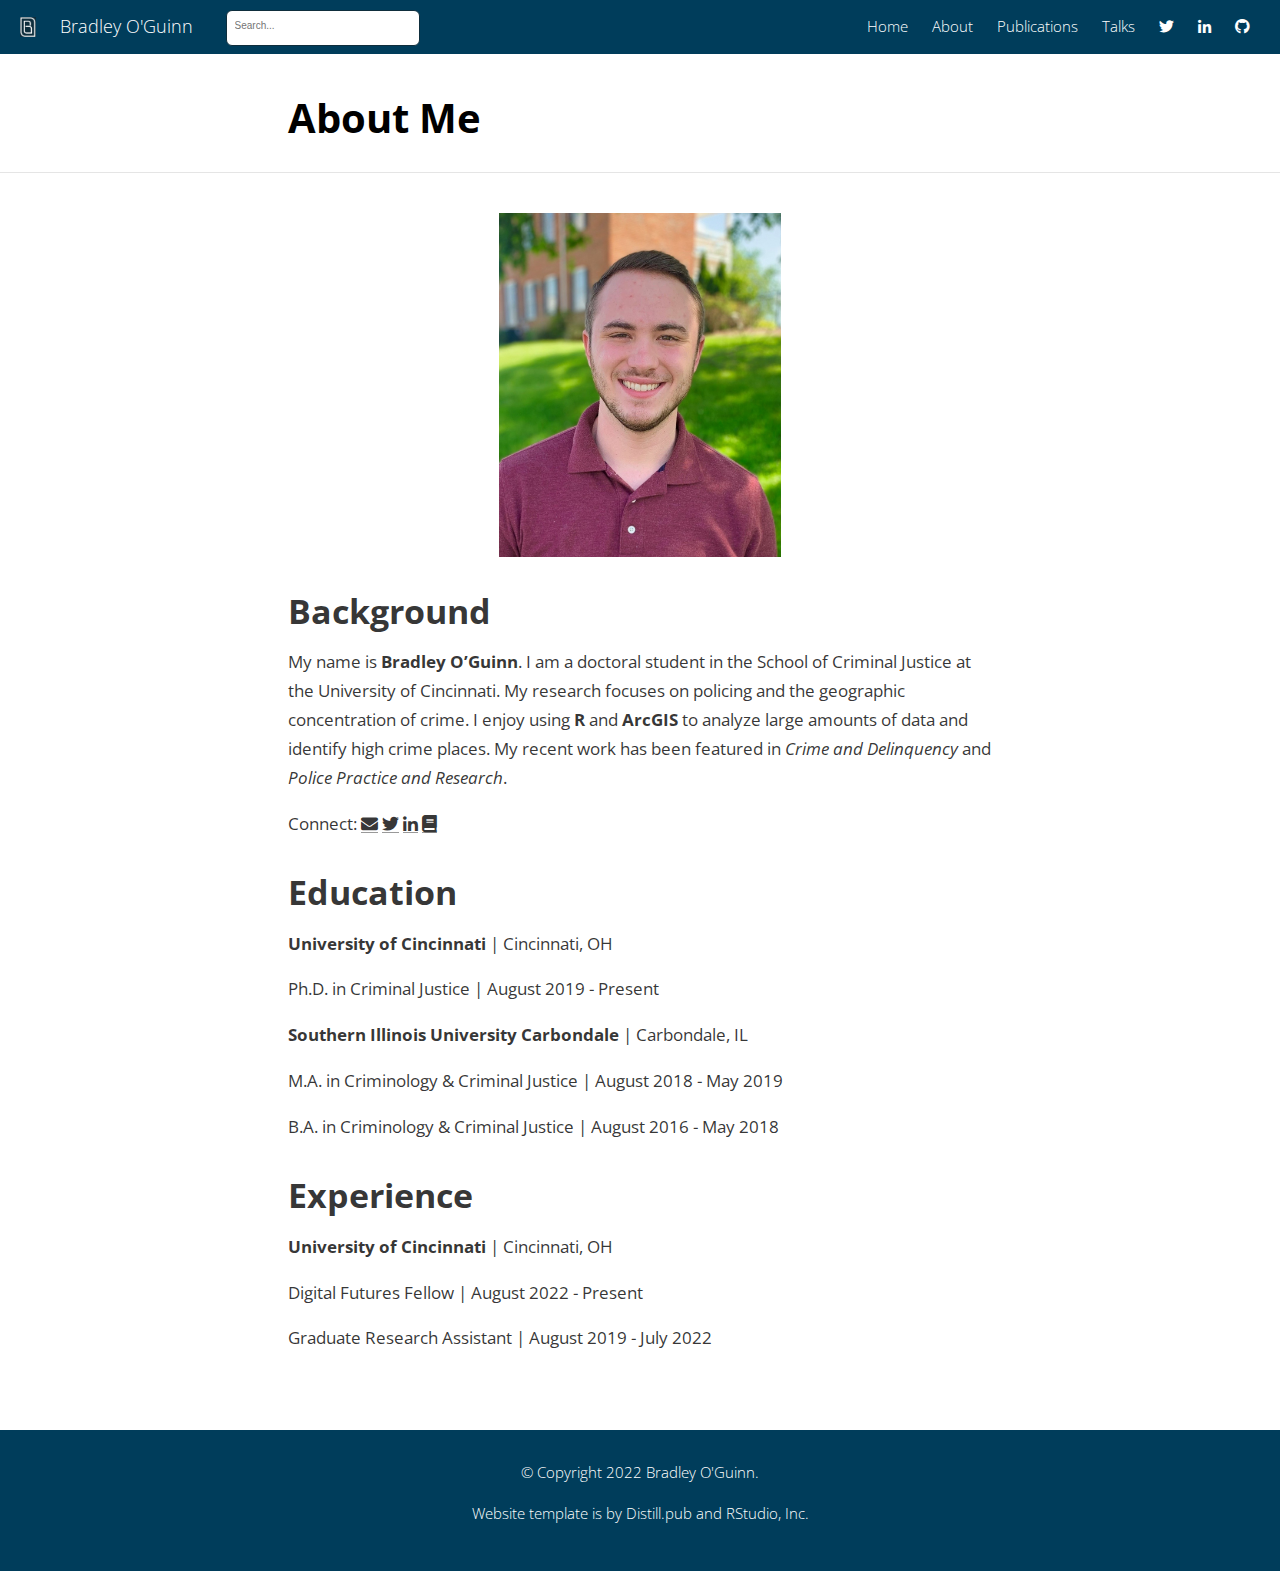
<file: docs/about.html>
<!DOCTYPE html>

<html xmlns="http://www.w3.org/1999/xhtml" lang="" xml:lang="">

<head>
  <meta charset="utf-8"/>
  <meta name="viewport" content="width=device-width, initial-scale=1"/>
  <meta http-equiv="X-UA-Compatible" content="IE=Edge,chrome=1"/>
  <meta name="generator" content="distill" />

  <style type="text/css">
  /* Hide doc at startup (prevent jankiness while JS renders/transforms) */
  body {
    visibility: hidden;
  }
  </style>

 <!--radix_placeholder_import_source-->
 <!--/radix_placeholder_import_source-->

<style type="text/css">code{white-space: pre;}</style>
<style type="text/css" data-origin="pandoc">
pre > code.sourceCode { white-space: pre; position: relative; }
pre > code.sourceCode > span { display: inline-block; line-height: 1.25; }
pre > code.sourceCode > span:empty { height: 1.2em; }
.sourceCode { overflow: visible; }
code.sourceCode > span { color: inherit; text-decoration: inherit; }
div.sourceCode { margin: 1em 0; }
pre.sourceCode { margin: 0; }
@media screen {
div.sourceCode { overflow: auto; }
}
@media print {
pre > code.sourceCode { white-space: pre-wrap; }
pre > code.sourceCode > span { text-indent: -5em; padding-left: 5em; }
}
pre.numberSource code
  { counter-reset: source-line 0; }
pre.numberSource code > span
  { position: relative; left: -4em; counter-increment: source-line; }
pre.numberSource code > span > a:first-child::before
  { content: counter(source-line);
    position: relative; left: -1em; text-align: right; vertical-align: baseline;
    border: none; display: inline-block;
    -webkit-touch-callout: none; -webkit-user-select: none;
    -khtml-user-select: none; -moz-user-select: none;
    -ms-user-select: none; user-select: none;
    padding: 0 4px; width: 4em;
    color: #aaaaaa;
  }
pre.numberSource { margin-left: 3em; border-left: 1px solid #aaaaaa;  padding-left: 4px; }
div.sourceCode
  { color: #00769e; background-color: #f1f3f5; }
@media screen {
pre > code.sourceCode > span > a:first-child::before { text-decoration: underline; }
}
code span { color: #00769e; } /* Normal */
code span.al { color: #ad0000; } /* Alert */
code span.an { color: #5e5e5e; } /* Annotation */
code span.at { color: #657422; } /* Attribute */
code span.bn { color: #ad0000; } /* BaseN */
code span.bu { } /* BuiltIn */
code span.cf { color: #00769e; } /* ControlFlow */
code span.ch { color: #20794d; } /* Char */
code span.cn { color: #8f5902; } /* Constant */
code span.co { color: #5e5e5e; } /* Comment */
code span.cv { color: #5e5e5e; font-style: italic; } /* CommentVar */
code span.do { color: #5e5e5e; font-style: italic; } /* Documentation */
code span.dt { color: #ad0000; } /* DataType */
code span.dv { color: #ad0000; } /* DecVal */
code span.er { color: #ad0000; } /* Error */
code span.ex { } /* Extension */
code span.fl { color: #ad0000; } /* Float */
code span.fu { color: #4758ab; } /* Function */
code span.im { } /* Import */
code span.in { color: #5e5e5e; } /* Information */
code span.kw { color: #00769e; } /* Keyword */
code span.op { color: #5e5e5e; } /* Operator */
code span.ot { color: #00769e; } /* Other */
code span.pp { color: #ad0000; } /* Preprocessor */
code span.sc { color: #5e5e5e; } /* SpecialChar */
code span.ss { color: #20794d; } /* SpecialString */
code span.st { color: #20794d; } /* String */
code span.va { color: #111111; } /* Variable */
code span.vs { color: #20794d; } /* VerbatimString */
code span.wa { color: #5e5e5e; font-style: italic; } /* Warning */
</style>


  <!--radix_placeholder_meta_tags-->
  <title>Bradley O'Guinn: About Me</title>


  <link rel="icon" type="image/vnd.microsoft.icon" href="images/favicon.ico"/>


  <!--  https://developers.facebook.com/docs/sharing/webmasters#markup -->
  <meta property="og:title" content="Bradley O&#39;Guinn: About Me"/>
  <meta property="og:type" content="article"/>
  <meta property="og:locale" content="en_US"/>
  <meta property="og:site_name" content="Bradley O&#39;Guinn"/>

  <!--  https://dev.twitter.com/cards/types/summary -->
  <meta property="twitter:card" content="summary"/>
  <meta property="twitter:title" content="Bradley O&#39;Guinn: About Me"/>

  <!--/radix_placeholder_meta_tags-->
  <!--radix_placeholder_rmarkdown_metadata-->

  <script type="text/json" id="radix-rmarkdown-metadata">
  {"type":"list","attributes":{"names":{"type":"character","attributes":{},"value":["title"]}},"value":[{"type":"character","attributes":{},"value":["About Me"]}]}
  </script>
  <!--/radix_placeholder_rmarkdown_metadata-->
  <!--radix_placeholder_navigation_in_header-->
  <meta name="distill:offset" content=""/>

  <script type="application/javascript">

    window.headroom_prevent_pin = false;

    window.document.addEventListener("DOMContentLoaded", function (event) {

      // initialize headroom for banner
      var header = $('header').get(0);
      var headerHeight = header.offsetHeight;
      var headroom = new Headroom(header, {
        tolerance: 5,
        onPin : function() {
          if (window.headroom_prevent_pin) {
            window.headroom_prevent_pin = false;
            headroom.unpin();
          }
        }
      });
      headroom.init();
      if(window.location.hash)
        headroom.unpin();
      $(header).addClass('headroom--transition');

      // offset scroll location for banner on hash change
      // (see: https://github.com/WickyNilliams/headroom.js/issues/38)
      window.addEventListener("hashchange", function(event) {
        window.scrollTo(0, window.pageYOffset - (headerHeight + 25));
      });

      // responsive menu
      $('.distill-site-header').each(function(i, val) {
        var topnav = $(this);
        var toggle = topnav.find('.nav-toggle');
        toggle.on('click', function() {
          topnav.toggleClass('responsive');
        });
      });

      // nav dropdowns
      $('.nav-dropbtn').click(function(e) {
        $(this).next('.nav-dropdown-content').toggleClass('nav-dropdown-active');
        $(this).parent().siblings('.nav-dropdown')
           .children('.nav-dropdown-content').removeClass('nav-dropdown-active');
      });
      $("body").click(function(e){
        $('.nav-dropdown-content').removeClass('nav-dropdown-active');
      });
      $(".nav-dropdown").click(function(e){
        e.stopPropagation();
      });
    });
  </script>

  <style type="text/css">

  /* Theme (user-documented overrideables for nav appearance) */

  .distill-site-nav {
    color: rgba(255, 255, 255, 0.8);
    background-color: #0F2E3D;
    font-size: 15px;
    font-weight: 300;
  }

  .distill-site-nav a {
    color: inherit;
    text-decoration: none;
  }

  .distill-site-nav a:hover {
    color: white;
  }

  @media print {
    .distill-site-nav {
      display: none;
    }
  }

  .distill-site-header {

  }

  .distill-site-footer {

  }


  /* Site Header */

  .distill-site-header {
    width: 100%;
    box-sizing: border-box;
    z-index: 3;
  }

  .distill-site-header .nav-left {
    display: inline-block;
    margin-left: 8px;
  }

  @media screen and (max-width: 768px) {
    .distill-site-header .nav-left {
      margin-left: 0;
    }
  }


  .distill-site-header .nav-right {
    float: right;
    margin-right: 8px;
  }

  .distill-site-header a,
  .distill-site-header .title {
    display: inline-block;
    text-align: center;
    padding: 14px 10px 14px 10px;
  }

  .distill-site-header .title {
    font-size: 18px;
    min-width: 150px;
  }

  .distill-site-header .logo {
    padding: 0;
  }

  .distill-site-header .logo img {
    display: none;
    max-height: 20px;
    width: auto;
    margin-bottom: -4px;
  }

  .distill-site-header .nav-image img {
    max-height: 18px;
    width: auto;
    display: inline-block;
    margin-bottom: -3px;
  }



  @media screen and (min-width: 1000px) {
    .distill-site-header .logo img {
      display: inline-block;
    }
    .distill-site-header .nav-left {
      margin-left: 20px;
    }
    .distill-site-header .nav-right {
      margin-right: 20px;
    }
    .distill-site-header .title {
      padding-left: 12px;
    }
  }


  .distill-site-header .nav-toggle {
    display: none;
  }

  .nav-dropdown {
    display: inline-block;
    position: relative;
  }

  .nav-dropdown .nav-dropbtn {
    border: none;
    outline: none;
    color: rgba(255, 255, 255, 0.8);
    padding: 16px 10px;
    background-color: transparent;
    font-family: inherit;
    font-size: inherit;
    font-weight: inherit;
    margin: 0;
    margin-top: 1px;
    z-index: 2;
  }

  .nav-dropdown-content {
    display: none;
    position: absolute;
    background-color: white;
    min-width: 200px;
    border: 1px solid rgba(0,0,0,0.15);
    border-radius: 4px;
    box-shadow: 0px 8px 16px 0px rgba(0,0,0,0.1);
    z-index: 1;
    margin-top: 2px;
    white-space: nowrap;
    padding-top: 4px;
    padding-bottom: 4px;
  }

  .nav-dropdown-content hr {
    margin-top: 4px;
    margin-bottom: 4px;
    border: none;
    border-bottom: 1px solid rgba(0, 0, 0, 0.1);
  }

  .nav-dropdown-active {
    display: block;
  }

  .nav-dropdown-content a, .nav-dropdown-content .nav-dropdown-header {
    color: black;
    padding: 6px 24px;
    text-decoration: none;
    display: block;
    text-align: left;
  }

  .nav-dropdown-content .nav-dropdown-header {
    display: block;
    padding: 5px 24px;
    padding-bottom: 0;
    text-transform: uppercase;
    font-size: 14px;
    color: #999999;
    white-space: nowrap;
  }

  .nav-dropdown:hover .nav-dropbtn {
    color: white;
  }

  .nav-dropdown-content a:hover {
    background-color: #ddd;
    color: black;
  }

  .nav-right .nav-dropdown-content {
    margin-left: -45%;
    right: 0;
  }

  @media screen and (max-width: 768px) {
    .distill-site-header a, .distill-site-header .nav-dropdown  {display: none;}
    .distill-site-header a.nav-toggle {
      float: right;
      display: block;
    }
    .distill-site-header .title {
      margin-left: 0;
    }
    .distill-site-header .nav-right {
      margin-right: 0;
    }
    .distill-site-header {
      overflow: hidden;
    }
    .nav-right .nav-dropdown-content {
      margin-left: 0;
    }
  }


  @media screen and (max-width: 768px) {
    .distill-site-header.responsive {position: relative; min-height: 500px; }
    .distill-site-header.responsive a.nav-toggle {
      position: absolute;
      right: 0;
      top: 0;
    }
    .distill-site-header.responsive a,
    .distill-site-header.responsive .nav-dropdown {
      display: block;
      text-align: left;
    }
    .distill-site-header.responsive .nav-left,
    .distill-site-header.responsive .nav-right {
      width: 100%;
    }
    .distill-site-header.responsive .nav-dropdown {float: none;}
    .distill-site-header.responsive .nav-dropdown-content {position: relative;}
    .distill-site-header.responsive .nav-dropdown .nav-dropbtn {
      display: block;
      width: 100%;
      text-align: left;
    }
  }

  /* Site Footer */

  .distill-site-footer {
    width: 100%;
    overflow: hidden;
    box-sizing: border-box;
    z-index: 3;
    margin-top: 30px;
    padding-top: 30px;
    padding-bottom: 30px;
    text-align: center;
  }

  /* Headroom */

  d-title {
    padding-top: 6rem;
  }

  @media print {
    d-title {
      padding-top: 4rem;
    }
  }

  .headroom {
    z-index: 1000;
    position: fixed;
    top: 0;
    left: 0;
    right: 0;
  }

  .headroom--transition {
    transition: all .4s ease-in-out;
  }

  .headroom--unpinned {
    top: -100px;
  }

  .headroom--pinned {
    top: 0;
  }

  /* adjust viewport for navbar height */
  /* helps vertically center bootstrap (non-distill) content */
  .min-vh-100 {
    min-height: calc(100vh - 100px) !important;
  }

  </style>

  <script src="site_libs/jquery-3.6.0/jquery-3.6.0.min.js"></script>
  <link href="site_libs/font-awesome-5.1.0/css/all.css" rel="stylesheet"/>
  <link href="site_libs/font-awesome-5.1.0/css/v4-shims.css" rel="stylesheet"/>
  <script src="site_libs/headroom-0.9.4/headroom.min.js"></script>
  <script src="site_libs/autocomplete-0.37.1/autocomplete.min.js"></script>
  <script src="site_libs/fuse-6.4.1/fuse.min.js"></script>

  <script type="application/javascript">

  function getMeta(metaName) {
    var metas = document.getElementsByTagName('meta');
    for (let i = 0; i < metas.length; i++) {
      if (metas[i].getAttribute('name') === metaName) {
        return metas[i].getAttribute('content');
      }
    }
    return '';
  }

  function offsetURL(url) {
    var offset = getMeta('distill:offset');
    return offset ? offset + '/' + url : url;
  }

  function createFuseIndex() {

    // create fuse index
    var options = {
      keys: [
        { name: 'title', weight: 20 },
        { name: 'categories', weight: 15 },
        { name: 'description', weight: 10 },
        { name: 'contents', weight: 5 },
      ],
      ignoreLocation: true,
      threshold: 0
    };
    var fuse = new window.Fuse([], options);

    // fetch the main search.json
    return fetch(offsetURL('search.json'))
      .then(function(response) {
        if (response.status == 200) {
          return response.json().then(function(json) {
            // index main articles
            json.articles.forEach(function(article) {
              fuse.add(article);
            });
            // download collections and index their articles
            return Promise.all(json.collections.map(function(collection) {
              return fetch(offsetURL(collection)).then(function(response) {
                if (response.status === 200) {
                  return response.json().then(function(articles) {
                    articles.forEach(function(article) {
                      fuse.add(article);
                    });
                  })
                } else {
                  return Promise.reject(
                    new Error('Unexpected status from search index request: ' +
                              response.status)
                  );
                }
              });
            })).then(function() {
              return fuse;
            });
          });

        } else {
          return Promise.reject(
            new Error('Unexpected status from search index request: ' +
                        response.status)
          );
        }
      });
  }

  window.document.addEventListener("DOMContentLoaded", function (event) {

    // get search element (bail if we don't have one)
    var searchEl = window.document.getElementById('distill-search');
    if (!searchEl)
      return;

    createFuseIndex()
      .then(function(fuse) {

        // make search box visible
        searchEl.classList.remove('hidden');

        // initialize autocomplete
        var options = {
          autoselect: true,
          hint: false,
          minLength: 2,
        };
        window.autocomplete(searchEl, options, [{
          source: function(query, callback) {
            const searchOptions = {
              isCaseSensitive: false,
              shouldSort: true,
              minMatchCharLength: 2,
              limit: 10,
            };
            var results = fuse.search(query, searchOptions);
            callback(results
              .map(function(result) { return result.item; })
            );
          },
          templates: {
            suggestion: function(suggestion) {
              var img = suggestion.preview && Object.keys(suggestion.preview).length > 0
                ? `<img src="${offsetURL(suggestion.preview)}"</img>`
                : '';
              var html = `
                <div class="search-item">
                  <h3>${suggestion.title}</h3>
                  <div class="search-item-description">
                    ${suggestion.description || ''}
                  </div>
                  <div class="search-item-preview">
                    ${img}
                  </div>
                </div>
              `;
              return html;
            }
          }
        }]).on('autocomplete:selected', function(event, suggestion) {
          window.location.href = offsetURL(suggestion.path);
        });
        // remove inline display style on autocompleter (we want to
        // manage responsive display via css)
        $('.algolia-autocomplete').css("display", "");
      })
      .catch(function(error) {
        console.log(error);
      });

  });

  </script>

  <style type="text/css">

  .nav-search {
    font-size: x-small;
  }

  /* Algolioa Autocomplete */

  .algolia-autocomplete {
    display: inline-block;
    margin-left: 10px;
    vertical-align: sub;
    background-color: white;
    color: black;
    padding: 6px;
    padding-top: 8px;
    padding-bottom: 0;
    border-radius: 6px;
    border: 1px #0F2E3D solid;
    width: 180px;
  }


  @media screen and (max-width: 768px) {
    .distill-site-nav .algolia-autocomplete {
      display: none;
      visibility: hidden;
    }
    .distill-site-nav.responsive .algolia-autocomplete {
      display: inline-block;
      visibility: visible;
    }
    .distill-site-nav.responsive .algolia-autocomplete .aa-dropdown-menu {
      margin-left: 0;
      width: 400px;
      max-height: 400px;
    }
  }

  .algolia-autocomplete .aa-input, .algolia-autocomplete .aa-hint {
    width: 90%;
    outline: none;
    border: none;
  }

  .algolia-autocomplete .aa-hint {
    color: #999;
  }
  .algolia-autocomplete .aa-dropdown-menu {
    width: 550px;
    max-height: 70vh;
    overflow-x: visible;
    overflow-y: scroll;
    padding: 5px;
    margin-top: 3px;
    margin-left: -150px;
    background-color: #fff;
    border-radius: 5px;
    border: 1px solid #999;
    border-top: none;
  }

  .algolia-autocomplete .aa-dropdown-menu .aa-suggestion {
    cursor: pointer;
    padding: 5px 4px;
    border-bottom: 1px solid #eee;
  }

  .algolia-autocomplete .aa-dropdown-menu .aa-suggestion:last-of-type {
    border-bottom: none;
    margin-bottom: 2px;
  }

  .algolia-autocomplete .aa-dropdown-menu .aa-suggestion .search-item {
    overflow: hidden;
    font-size: 0.8em;
    line-height: 1.4em;
  }

  .algolia-autocomplete .aa-dropdown-menu .aa-suggestion .search-item h3 {
    font-size: 1rem;
    margin-block-start: 0;
    margin-block-end: 5px;
  }

  .algolia-autocomplete .aa-dropdown-menu .aa-suggestion .search-item-description {
    display: inline-block;
    overflow: hidden;
    height: 2.8em;
    width: 80%;
    margin-right: 4%;
  }

  .algolia-autocomplete .aa-dropdown-menu .aa-suggestion .search-item-preview {
    display: inline-block;
    width: 15%;
  }

  .algolia-autocomplete .aa-dropdown-menu .aa-suggestion .search-item-preview img {
    height: 3em;
    width: auto;
    display: none;
  }

  .algolia-autocomplete .aa-dropdown-menu .aa-suggestion .search-item-preview img[src] {
    display: initial;
  }

  .algolia-autocomplete .aa-dropdown-menu .aa-suggestion.aa-cursor {
    background-color: #eee;
  }
  .algolia-autocomplete .aa-dropdown-menu .aa-suggestion em {
    font-weight: bold;
    font-style: normal;
  }

  </style>


  <!--/radix_placeholder_navigation_in_header-->
  <!--radix_placeholder_distill-->

  <style type="text/css">

  body {
    background-color: white;
  }

  .pandoc-table {
    width: 100%;
  }

  .pandoc-table>caption {
    margin-bottom: 10px;
  }

  .pandoc-table th:not([align]) {
    text-align: left;
  }

  .pagedtable-footer {
    font-size: 15px;
  }

  d-byline .byline {
    grid-template-columns: 2fr 2fr;
  }

  d-byline .byline h3 {
    margin-block-start: 1.5em;
  }

  d-byline .byline .authors-affiliations h3 {
    margin-block-start: 0.5em;
  }

  .authors-affiliations .orcid-id {
    width: 16px;
    height:16px;
    margin-left: 4px;
    margin-right: 4px;
    vertical-align: middle;
    padding-bottom: 2px;
  }

  d-title .dt-tags {
    margin-top: 1em;
    grid-column: text;
  }

  .dt-tags .dt-tag {
    text-decoration: none;
    display: inline-block;
    color: rgba(0,0,0,0.6);
    padding: 0em 0.4em;
    margin-right: 0.5em;
    margin-bottom: 0.4em;
    font-size: 70%;
    border: 1px solid rgba(0,0,0,0.2);
    border-radius: 3px;
    text-transform: uppercase;
    font-weight: 500;
  }

  d-article table.gt_table td,
  d-article table.gt_table th {
    border-bottom: none;
  }

  .html-widget {
    margin-bottom: 2.0em;
  }

  .l-screen-inset {
    padding-right: 16px;
  }

  .l-screen .caption {
    margin-left: 10px;
  }

  .shaded {
    background: rgb(247, 247, 247);
    padding-top: 20px;
    padding-bottom: 20px;
    border-top: 1px solid rgba(0, 0, 0, 0.1);
    border-bottom: 1px solid rgba(0, 0, 0, 0.1);
  }

  .shaded .html-widget {
    margin-bottom: 0;
    border: 1px solid rgba(0, 0, 0, 0.1);
  }

  .shaded .shaded-content {
    background: white;
  }

  .text-output {
    margin-top: 0;
    line-height: 1.5em;
  }

  .hidden {
    display: none !important;
  }

  d-article {
    padding-top: 2.5rem;
    padding-bottom: 30px;
  }

  d-appendix {
    padding-top: 30px;
  }

  d-article>p>img {
    width: 100%;
  }

  d-article h2 {
    margin: 1rem 0 1.5rem 0;
  }

  d-article h3 {
    margin-top: 1.5rem;
  }

  d-article iframe {
    border: 1px solid rgba(0, 0, 0, 0.1);
    margin-bottom: 2.0em;
    width: 100%;
  }

  /* Tweak code blocks */

  d-article div.sourceCode code,
  d-article pre code {
    font-family: Consolas, Monaco, 'Andale Mono', 'Ubuntu Mono', monospace;
  }

  d-article pre,
  d-article div.sourceCode,
  d-article div.sourceCode pre {
    overflow: auto;
  }

  d-article div.sourceCode {
    background-color: white;
  }

  d-article div.sourceCode pre {
    padding-left: 10px;
    font-size: 12px;
    border-left: 2px solid rgba(0,0,0,0.1);
  }

  d-article pre {
    font-size: 12px;
    color: black;
    background: none;
    margin-top: 0;
    text-align: left;
    white-space: pre;
    word-spacing: normal;
    word-break: normal;
    word-wrap: normal;
    line-height: 1.5;

    -moz-tab-size: 4;
    -o-tab-size: 4;
    tab-size: 4;

    -webkit-hyphens: none;
    -moz-hyphens: none;
    -ms-hyphens: none;
    hyphens: none;
  }

  d-article pre a {
    border-bottom: none;
  }

  d-article pre a:hover {
    border-bottom: none;
    text-decoration: underline;
  }

  d-article details {
    grid-column: text;
    margin-bottom: 0.8em;
  }

  @media(min-width: 768px) {

  d-article pre,
  d-article div.sourceCode,
  d-article div.sourceCode pre {
    overflow: visible !important;
  }

  d-article div.sourceCode pre {
    padding-left: 18px;
    font-size: 14px;
  }

  d-article pre {
    font-size: 14px;
  }

  }

  figure img.external {
    background: white;
    border: 1px solid rgba(0, 0, 0, 0.1);
    box-shadow: 0 1px 8px rgba(0, 0, 0, 0.1);
    padding: 18px;
    box-sizing: border-box;
  }

  /* CSS for d-contents */

  .d-contents {
    grid-column: text;
    color: rgba(0,0,0,0.8);
    font-size: 0.9em;
    padding-bottom: 1em;
    margin-bottom: 1em;
    padding-bottom: 0.5em;
    margin-bottom: 1em;
    padding-left: 0.25em;
    justify-self: start;
  }

  @media(min-width: 1000px) {
    .d-contents.d-contents-float {
      height: 0;
      grid-column-start: 1;
      grid-column-end: 4;
      justify-self: center;
      padding-right: 3em;
      padding-left: 2em;
    }
  }

  .d-contents nav h3 {
    font-size: 18px;
    margin-top: 0;
    margin-bottom: 1em;
  }

  .d-contents li {
    list-style-type: none
  }

  .d-contents nav > ul {
    padding-left: 0;
  }

  .d-contents ul {
    padding-left: 1em
  }

  .d-contents nav ul li {
    margin-top: 0.6em;
    margin-bottom: 0.2em;
  }

  .d-contents nav a {
    font-size: 13px;
    border-bottom: none;
    text-decoration: none
    color: rgba(0, 0, 0, 0.8);
  }

  .d-contents nav a:hover {
    text-decoration: underline solid rgba(0, 0, 0, 0.6)
  }

  .d-contents nav > ul > li > a {
    font-weight: 600;
  }

  .d-contents nav > ul > li > ul {
    font-weight: inherit;
  }

  .d-contents nav > ul > li > ul > li {
    margin-top: 0.2em;
  }


  .d-contents nav ul {
    margin-top: 0;
    margin-bottom: 0.25em;
  }

  .d-article-with-toc h2:nth-child(2) {
    margin-top: 0;
  }


  /* Figure */

  .figure {
    position: relative;
    margin-bottom: 2.5em;
    margin-top: 1.5em;
  }

  .figure .caption {
    color: rgba(0, 0, 0, 0.6);
    font-size: 12px;
    line-height: 1.5em;
  }

  .figure img.external {
    background: white;
    border: 1px solid rgba(0, 0, 0, 0.1);
    box-shadow: 0 1px 8px rgba(0, 0, 0, 0.1);
    padding: 18px;
    box-sizing: border-box;
  }

  .figure .caption a {
    color: rgba(0, 0, 0, 0.6);
  }

  .figure .caption b,
  .figure .caption strong, {
    font-weight: 600;
    color: rgba(0, 0, 0, 1.0);
  }

  /* Citations */

  d-article .citation {
    color: inherit;
    cursor: inherit;
  }

  div.hanging-indent{
    margin-left: 1em; text-indent: -1em;
  }

  /* Citation hover box */

  .tippy-box[data-theme~=light-border] {
    background-color: rgba(250, 250, 250, 0.95);
  }

  .tippy-content > p {
    margin-bottom: 0;
    padding: 2px;
  }


  /* Tweak 1000px media break to show more text */

  @media(min-width: 1000px) {
    .base-grid,
    distill-header,
    d-title,
    d-abstract,
    d-article,
    d-appendix,
    distill-appendix,
    d-byline,
    d-footnote-list,
    d-citation-list,
    distill-footer {
      grid-template-columns: [screen-start] 1fr [page-start kicker-start] 80px [middle-start] 50px [text-start kicker-end] 65px 65px 65px 65px 65px 65px 65px 65px [text-end gutter-start] 65px [middle-end] 65px [page-end gutter-end] 1fr [screen-end];
      grid-column-gap: 16px;
    }

    .grid {
      grid-column-gap: 16px;
    }

    d-article {
      font-size: 1.06rem;
      line-height: 1.7em;
    }
    figure .caption, .figure .caption, figure figcaption {
      font-size: 13px;
    }
  }

  @media(min-width: 1180px) {
    .base-grid,
    distill-header,
    d-title,
    d-abstract,
    d-article,
    d-appendix,
    distill-appendix,
    d-byline,
    d-footnote-list,
    d-citation-list,
    distill-footer {
      grid-template-columns: [screen-start] 1fr [page-start kicker-start] 60px [middle-start] 60px [text-start kicker-end] 60px 60px 60px 60px 60px 60px 60px 60px [text-end gutter-start] 60px [middle-end] 60px [page-end gutter-end] 1fr [screen-end];
      grid-column-gap: 32px;
    }

    .grid {
      grid-column-gap: 32px;
    }
  }


  /* Get the citation styles for the appendix (not auto-injected on render since
     we do our own rendering of the citation appendix) */

  d-appendix .citation-appendix,
  .d-appendix .citation-appendix {
    font-size: 11px;
    line-height: 15px;
    border-left: 1px solid rgba(0, 0, 0, 0.1);
    padding-left: 18px;
    border: 1px solid rgba(0,0,0,0.1);
    background: rgba(0, 0, 0, 0.02);
    padding: 10px 18px;
    border-radius: 3px;
    color: rgba(150, 150, 150, 1);
    overflow: hidden;
    margin-top: -12px;
    white-space: pre-wrap;
    word-wrap: break-word;
  }

  /* Include appendix styles here so they can be overridden */

  d-appendix {
    contain: layout style;
    font-size: 0.8em;
    line-height: 1.7em;
    margin-top: 60px;
    margin-bottom: 0;
    border-top: 1px solid rgba(0, 0, 0, 0.1);
    color: rgba(0,0,0,0.5);
    padding-top: 60px;
    padding-bottom: 48px;
  }

  d-appendix h3 {
    grid-column: page-start / text-start;
    font-size: 15px;
    font-weight: 500;
    margin-top: 1em;
    margin-bottom: 0;
    color: rgba(0,0,0,0.65);
  }

  d-appendix h3 + * {
    margin-top: 1em;
  }

  d-appendix ol {
    padding: 0 0 0 15px;
  }

  @media (min-width: 768px) {
    d-appendix ol {
      padding: 0 0 0 30px;
      margin-left: -30px;
    }
  }

  d-appendix li {
    margin-bottom: 1em;
  }

  d-appendix a {
    color: rgba(0, 0, 0, 0.6);
  }

  d-appendix > * {
    grid-column: text;
  }

  d-appendix > d-footnote-list,
  d-appendix > d-citation-list,
  d-appendix > distill-appendix {
    grid-column: screen;
  }

  /* Include footnote styles here so they can be overridden */

  d-footnote-list {
    contain: layout style;
  }

  d-footnote-list > * {
    grid-column: text;
  }

  d-footnote-list a.footnote-backlink {
    color: rgba(0,0,0,0.3);
    padding-left: 0.5em;
  }



  /* Anchor.js */

  .anchorjs-link {
    /*transition: all .25s linear; */
    text-decoration: none;
    border-bottom: none;
  }
  *:hover > .anchorjs-link {
    margin-left: -1.125em !important;
    text-decoration: none;
    border-bottom: none;
  }

  /* Social footer */

  .social_footer {
    margin-top: 30px;
    margin-bottom: 0;
    color: rgba(0,0,0,0.67);
  }

  .disqus-comments {
    margin-right: 30px;
  }

  .disqus-comment-count {
    border-bottom: 1px solid rgba(0, 0, 0, 0.4);
    cursor: pointer;
  }

  #disqus_thread {
    margin-top: 30px;
  }

  .article-sharing a {
    border-bottom: none;
    margin-right: 8px;
  }

  .article-sharing a:hover {
    border-bottom: none;
  }

  .sidebar-section.subscribe {
    font-size: 12px;
    line-height: 1.6em;
  }

  .subscribe p {
    margin-bottom: 0.5em;
  }


  .article-footer .subscribe {
    font-size: 15px;
    margin-top: 45px;
  }


  .sidebar-section.custom {
    font-size: 12px;
    line-height: 1.6em;
  }

  .custom p {
    margin-bottom: 0.5em;
  }

  /* Styles for listing layout (hide title) */
  .layout-listing d-title, .layout-listing .d-title {
    display: none;
  }

  /* Styles for posts lists (not auto-injected) */


  .posts-with-sidebar {
    padding-left: 45px;
    padding-right: 45px;
  }

  .posts-list .description h2,
  .posts-list .description p {
    font-family: -apple-system, BlinkMacSystemFont, "Segoe UI", Roboto, Oxygen, Ubuntu, Cantarell, "Fira Sans", "Droid Sans", "Helvetica Neue", Arial, sans-serif;
  }

  .posts-list .description h2 {
    font-weight: 700;
    border-bottom: none;
    padding-bottom: 0;
  }

  .posts-list h2.post-tag {
    border-bottom: 1px solid rgba(0, 0, 0, 0.2);
    padding-bottom: 12px;
  }
  .posts-list {
    margin-top: 60px;
    margin-bottom: 24px;
  }

  .posts-list .post-preview {
    text-decoration: none;
    overflow: hidden;
    display: block;
    border-bottom: 1px solid rgba(0, 0, 0, 0.1);
    padding: 24px 0;
  }

  .post-preview-last {
    border-bottom: none !important;
  }

  .posts-list .posts-list-caption {
    grid-column: screen;
    font-weight: 400;
  }

  .posts-list .post-preview h2 {
    margin: 0 0 6px 0;
    line-height: 1.2em;
    font-style: normal;
    font-size: 24px;
  }

  .posts-list .post-preview p {
    margin: 0 0 12px 0;
    line-height: 1.4em;
    font-size: 16px;
  }

  .posts-list .post-preview .thumbnail {
    box-sizing: border-box;
    margin-bottom: 24px;
    position: relative;
    max-width: 500px;
  }
  .posts-list .post-preview img {
    width: 100%;
    display: block;
  }

  .posts-list .metadata {
    font-size: 12px;
    line-height: 1.4em;
    margin-bottom: 18px;
  }

  .posts-list .metadata > * {
    display: inline-block;
  }

  .posts-list .metadata .publishedDate {
    margin-right: 2em;
  }

  .posts-list .metadata .dt-authors {
    display: block;
    margin-top: 0.3em;
    margin-right: 2em;
  }

  .posts-list .dt-tags {
    display: block;
    line-height: 1em;
  }

  .posts-list .dt-tags .dt-tag {
    display: inline-block;
    color: rgba(0,0,0,0.6);
    padding: 0.3em 0.4em;
    margin-right: 0.2em;
    margin-bottom: 0.4em;
    font-size: 60%;
    border: 1px solid rgba(0,0,0,0.2);
    border-radius: 3px;
    text-transform: uppercase;
    font-weight: 500;
  }

  .posts-list img {
    opacity: 1;
  }

  .posts-list img[data-src] {
    opacity: 0;
  }

  .posts-more {
    clear: both;
  }


  .posts-sidebar {
    font-size: 16px;
  }

  .posts-sidebar h3 {
    font-size: 16px;
    margin-top: 0;
    margin-bottom: 0.5em;
    font-weight: 400;
    text-transform: uppercase;
  }

  .sidebar-section {
    margin-bottom: 30px;
  }

  .categories ul {
    list-style-type: none;
    margin: 0;
    padding: 0;
  }

  .categories li {
    color: rgba(0, 0, 0, 0.8);
    margin-bottom: 0;
  }

  .categories li>a {
    border-bottom: none;
  }

  .categories li>a:hover {
    border-bottom: 1px solid rgba(0, 0, 0, 0.4);
  }

  .categories .active {
    font-weight: 600;
  }

  .categories .category-count {
    color: rgba(0, 0, 0, 0.4);
  }


  @media(min-width: 768px) {
    .posts-list .post-preview h2 {
      font-size: 26px;
    }
    .posts-list .post-preview .thumbnail {
      float: right;
      width: 30%;
      margin-bottom: 0;
    }
    .posts-list .post-preview .description {
      float: left;
      width: 45%;
    }
    .posts-list .post-preview .metadata {
      float: left;
      width: 20%;
      margin-top: 8px;
    }
    .posts-list .post-preview p {
      margin: 0 0 12px 0;
      line-height: 1.5em;
      font-size: 16px;
    }
    .posts-with-sidebar .posts-list {
      float: left;
      width: 75%;
    }
    .posts-with-sidebar .posts-sidebar {
      float: right;
      width: 20%;
      margin-top: 60px;
      padding-top: 24px;
      padding-bottom: 24px;
    }
  }


  /* Improve display for browsers without grid (IE/Edge <= 15) */

  .downlevel {
    line-height: 1.6em;
    font-family: -apple-system, BlinkMacSystemFont, "Segoe UI", Roboto, Oxygen, Ubuntu, Cantarell, "Fira Sans", "Droid Sans", "Helvetica Neue", Arial, sans-serif;
    margin: 0;
  }

  .downlevel .d-title {
    padding-top: 6rem;
    padding-bottom: 1.5rem;
  }

  .downlevel .d-title h1 {
    font-size: 50px;
    font-weight: 700;
    line-height: 1.1em;
    margin: 0 0 0.5rem;
  }

  .downlevel .d-title p {
    font-weight: 300;
    font-size: 1.2rem;
    line-height: 1.55em;
    margin-top: 0;
  }

  .downlevel .d-byline {
    padding-top: 0.8em;
    padding-bottom: 0.8em;
    font-size: 0.8rem;
    line-height: 1.8em;
  }

  .downlevel .section-separator {
    border: none;
    border-top: 1px solid rgba(0, 0, 0, 0.1);
  }

  .downlevel .d-article {
    font-size: 1.06rem;
    line-height: 1.7em;
    padding-top: 1rem;
    padding-bottom: 2rem;
  }


  .downlevel .d-appendix {
    padding-left: 0;
    padding-right: 0;
    max-width: none;
    font-size: 0.8em;
    line-height: 1.7em;
    margin-bottom: 0;
    color: rgba(0,0,0,0.5);
    padding-top: 40px;
    padding-bottom: 48px;
  }

  .downlevel .footnotes ol {
    padding-left: 13px;
  }

  .downlevel .base-grid,
  .downlevel .distill-header,
  .downlevel .d-title,
  .downlevel .d-abstract,
  .downlevel .d-article,
  .downlevel .d-appendix,
  .downlevel .distill-appendix,
  .downlevel .d-byline,
  .downlevel .d-footnote-list,
  .downlevel .d-citation-list,
  .downlevel .distill-footer,
  .downlevel .appendix-bottom,
  .downlevel .posts-container {
    padding-left: 40px;
    padding-right: 40px;
  }

  @media(min-width: 768px) {
    .downlevel .base-grid,
    .downlevel .distill-header,
    .downlevel .d-title,
    .downlevel .d-abstract,
    .downlevel .d-article,
    .downlevel .d-appendix,
    .downlevel .distill-appendix,
    .downlevel .d-byline,
    .downlevel .d-footnote-list,
    .downlevel .d-citation-list,
    .downlevel .distill-footer,
    .downlevel .appendix-bottom,
    .downlevel .posts-container {
    padding-left: 150px;
    padding-right: 150px;
    max-width: 900px;
  }
  }

  .downlevel pre code {
    display: block;
    border-left: 2px solid rgba(0, 0, 0, .1);
    padding: 0 0 0 20px;
    font-size: 14px;
  }

  .downlevel code, .downlevel pre {
    color: black;
    background: none;
    font-family: Consolas, Monaco, 'Andale Mono', 'Ubuntu Mono', monospace;
    text-align: left;
    white-space: pre;
    word-spacing: normal;
    word-break: normal;
    word-wrap: normal;
    line-height: 1.5;

    -moz-tab-size: 4;
    -o-tab-size: 4;
    tab-size: 4;

    -webkit-hyphens: none;
    -moz-hyphens: none;
    -ms-hyphens: none;
    hyphens: none;
  }

  .downlevel .posts-list .post-preview {
    color: inherit;
  }



  </style>

  <script type="application/javascript">

  function is_downlevel_browser() {
    if (bowser.isUnsupportedBrowser({ msie: "12", msedge: "16"},
                                   window.navigator.userAgent)) {
      return true;
    } else {
      return window.load_distill_framework === undefined;
    }
  }

  // show body when load is complete
  function on_load_complete() {

    // add anchors
    if (window.anchors) {
      window.anchors.options.placement = 'left';
      window.anchors.add('d-article > h2, d-article > h3, d-article > h4, d-article > h5');
    }


    // set body to visible
    document.body.style.visibility = 'visible';

    // force redraw for leaflet widgets
    if (window.HTMLWidgets) {
      var maps = window.HTMLWidgets.findAll(".leaflet");
      $.each(maps, function(i, el) {
        var map = this.getMap();
        map.invalidateSize();
        map.eachLayer(function(layer) {
          if (layer instanceof L.TileLayer)
            layer.redraw();
        });
      });
    }

    // trigger 'shown' so htmlwidgets resize
    $('d-article').trigger('shown');
  }

  function init_distill() {

    init_common();

    // create front matter
    var front_matter = $('<d-front-matter></d-front-matter>');
    $('#distill-front-matter').wrap(front_matter);

    // create d-title
    $('.d-title').changeElementType('d-title');

    // create d-byline
    var byline = $('<d-byline></d-byline>');
    $('.d-byline').replaceWith(byline);

    // create d-article
    var article = $('<d-article></d-article>');
    $('.d-article').wrap(article).children().unwrap();

    // move posts container into article
    $('.posts-container').appendTo($('d-article'));

    // create d-appendix
    $('.d-appendix').changeElementType('d-appendix');

    // flag indicating that we have appendix items
    var appendix = $('.appendix-bottom').children('h3').length > 0;

    // replace footnotes with <d-footnote>
    $('.footnote-ref').each(function(i, val) {
      appendix = true;
      var href = $(this).attr('href');
      var id = href.replace('#', '');
      var fn = $('#' + id);
      var fn_p = $('#' + id + '>p');
      fn_p.find('.footnote-back').remove();
      var text = fn_p.html();
      var dtfn = $('<d-footnote></d-footnote>');
      dtfn.html(text);
      $(this).replaceWith(dtfn);
    });
    // remove footnotes
    $('.footnotes').remove();

    // move refs into #references-listing
    $('#references-listing').replaceWith($('#refs'));

    $('h1.appendix, h2.appendix').each(function(i, val) {
      $(this).changeElementType('h3');
    });
    $('h3.appendix').each(function(i, val) {
      var id = $(this).attr('id');
      $('.d-contents a[href="#' + id + '"]').parent().remove();
      appendix = true;
      $(this).nextUntil($('h1, h2, h3')).addBack().appendTo($('d-appendix'));
    });

    // show d-appendix if we have appendix content
    $("d-appendix").css('display', appendix ? 'grid' : 'none');

    // localize layout chunks to just output
    $('.layout-chunk').each(function(i, val) {

      // capture layout
      var layout = $(this).attr('data-layout');

      // apply layout to markdown level block elements
      var elements = $(this).children().not('details, div.sourceCode, pre, script');
      elements.each(function(i, el) {
        var layout_div = $('<div class="' + layout + '"></div>');
        if (layout_div.hasClass('shaded')) {
          var shaded_content = $('<div class="shaded-content"></div>');
          $(this).wrap(shaded_content);
          $(this).parent().wrap(layout_div);
        } else {
          $(this).wrap(layout_div);
        }
      });


      // unwrap the layout-chunk div
      $(this).children().unwrap();
    });

    // remove code block used to force  highlighting css
    $('.distill-force-highlighting-css').parent().remove();

    // remove empty line numbers inserted by pandoc when using a
    // custom syntax highlighting theme
    $('code.sourceCode a:empty').remove();

    // load distill framework
    load_distill_framework();

    // wait for window.distillRunlevel == 4 to do post processing
    function distill_post_process() {

      if (!window.distillRunlevel || window.distillRunlevel < 4)
        return;

      // hide author/affiliations entirely if we have no authors
      var front_matter = JSON.parse($("#distill-front-matter").html());
      var have_authors = front_matter.authors && front_matter.authors.length > 0;
      if (!have_authors)
        $('d-byline').addClass('hidden');

      // article with toc class
      $('.d-contents').parent().addClass('d-article-with-toc');

      // strip links that point to #
      $('.authors-affiliations').find('a[href="#"]').removeAttr('href');

      // add orcid ids
      $('.authors-affiliations').find('.author').each(function(i, el) {
        var orcid_id = front_matter.authors[i].orcidID;
        if (orcid_id) {
          var a = $('<a></a>');
          a.attr('href', 'https://orcid.org/' + orcid_id);
          var img = $('<img></img>');
          img.addClass('orcid-id');
          img.attr('alt', 'ORCID ID');
          img.attr('src','[data-uri]');
          a.append(img);
          $(this).append(a);
        }
      });

      // hide elements of author/affiliations grid that have no value
      function hide_byline_column(caption) {
        $('d-byline').find('h3:contains("' + caption + '")').parent().css('visibility', 'hidden');
      }

      // affiliations
      var have_affiliations = false;
      for (var i = 0; i<front_matter.authors.length; ++i) {
        var author = front_matter.authors[i];
        if (author.affiliation !== "&nbsp;") {
          have_affiliations = true;
          break;
        }
      }
      if (!have_affiliations)
        $('d-byline').find('h3:contains("Affiliations")').css('visibility', 'hidden');

      // published date
      if (!front_matter.publishedDate)
        hide_byline_column("Published");

      // document object identifier
      var doi = $('d-byline').find('h3:contains("DOI")');
      var doi_p = doi.next().empty();
      if (!front_matter.doi) {
        // if we have a citation and valid citationText then link to that
        if ($('#citation').length > 0 && front_matter.citationText) {
          doi.html('Citation');
          $('<a href="#citation"></a>')
            .text(front_matter.citationText)
            .appendTo(doi_p);
        } else {
          hide_byline_column("DOI");
        }
      } else {
        $('<a></a>')
           .attr('href', "https://doi.org/" + front_matter.doi)
           .html(front_matter.doi)
           .appendTo(doi_p);
      }

       // change plural form of authors/affiliations
      if (front_matter.authors.length === 1) {
        var grid = $('.authors-affiliations');
        grid.children('h3:contains("Authors")').text('Author');
        grid.children('h3:contains("Affiliations")').text('Affiliation');
      }

      // remove d-appendix and d-footnote-list local styles
      $('d-appendix > style:first-child').remove();
      $('d-footnote-list > style:first-child').remove();

      // move appendix-bottom entries to the bottom
      $('.appendix-bottom').appendTo('d-appendix').children().unwrap();
      $('.appendix-bottom').remove();

      // hoverable references
      $('span.citation[data-cites]').each(function() {
        if ($(this).children()[0].nodeName == "D-FOOTNOTE") {
          var fn = $(this).children()[0]
          $(this).html(fn.shadowRoot.querySelector("sup"))
          $(this).id = fn.id
          fn.remove()
        }
        var refs = $(this).attr('data-cites').split(" ");
        var refHtml = refs.map(function(ref) {
          return "<p>" + $('#ref-' + ref).html() + "</p>";
        }).join("\n");
        window.tippy(this, {
          allowHTML: true,
          content: refHtml,
          maxWidth: 500,
          interactive: true,
          interactiveBorder: 10,
          theme: 'light-border',
          placement: 'bottom-start'
        });
      });

      // fix footnotes in tables (#411)
      // replacing broken distill.pub feature
      $('table d-footnote').each(function() {
        // we replace internal showAtNode methode which is triggered when hovering a footnote
        this.hoverBox.showAtNode = function(node) {
          // ported from https://github.com/distillpub/template/pull/105/files
          calcOffset = function(elem) {
              let x = elem.offsetLeft;
              let y = elem.offsetTop;
              // Traverse upwards until an `absolute` element is found or `elem`
              // becomes null.
              while (elem = elem.offsetParent && elem.style.position != 'absolute') {
                  x += elem.offsetLeft;
                  y += elem.offsetTop;
              }

              return { left: x, top: y };
          }
          // https://developer.mozilla.org/en-US/docs/Web/API/HTMLElement/offsetTop
          const bbox = node.getBoundingClientRect();
          const offset = calcOffset(node);
          this.show([offset.left + bbox.width, offset.top + bbox.height]);
        }
      })

      // clear polling timer
      clearInterval(tid);

      // show body now that everything is ready
      on_load_complete();
    }

    var tid = setInterval(distill_post_process, 50);
    distill_post_process();

  }

  function init_downlevel() {

    init_common();

     // insert hr after d-title
    $('.d-title').after($('<hr class="section-separator"/>'));

    // check if we have authors
    var front_matter = JSON.parse($("#distill-front-matter").html());
    var have_authors = front_matter.authors && front_matter.authors.length > 0;

    // manage byline/border
    if (!have_authors)
      $('.d-byline').remove();
    $('.d-byline').after($('<hr class="section-separator"/>'));
    $('.d-byline a').remove();

    // remove toc
    $('.d-contents').remove();

    // move appendix elements
    $('h1.appendix, h2.appendix').each(function(i, val) {
      $(this).changeElementType('h3');
    });
    $('h3.appendix').each(function(i, val) {
      $(this).nextUntil($('h1, h2, h3')).addBack().appendTo($('.d-appendix'));
    });


    // inject headers into references and footnotes
    var refs_header = $('<h3></h3>');
    refs_header.text('References');
    $('#refs').prepend(refs_header);

    var footnotes_header = $('<h3></h3');
    footnotes_header.text('Footnotes');
    $('.footnotes').children('hr').first().replaceWith(footnotes_header);

    // move appendix-bottom entries to the bottom
    $('.appendix-bottom').appendTo('.d-appendix').children().unwrap();
    $('.appendix-bottom').remove();

    // remove appendix if it's empty
    if ($('.d-appendix').children().length === 0)
      $('.d-appendix').remove();

    // prepend separator above appendix
    $('.d-appendix').before($('<hr class="section-separator" style="clear: both"/>'));

    // trim code
    $('pre>code').each(function(i, val) {
      $(this).html($.trim($(this).html()));
    });

    // move posts-container right before article
    $('.posts-container').insertBefore($('.d-article'));

    $('body').addClass('downlevel');

    on_load_complete();
  }


  function init_common() {

    // jquery plugin to change element types
    (function($) {
      $.fn.changeElementType = function(newType) {
        var attrs = {};

        $.each(this[0].attributes, function(idx, attr) {
          attrs[attr.nodeName] = attr.nodeValue;
        });

        this.replaceWith(function() {
          return $("<" + newType + "/>", attrs).append($(this).contents());
        });
      };
    })(jQuery);

    // prevent underline for linked images
    $('a > img').parent().css({'border-bottom' : 'none'});

    // mark non-body figures created by knitr chunks as 100% width
    $('.layout-chunk').each(function(i, val) {
      var figures = $(this).find('img, .html-widget');
      // ignore leaflet img layers (#106)
      figures = figures.filter(':not(img[class*="leaflet"])')
      if ($(this).attr('data-layout') !== "l-body") {
        figures.css('width', '100%');
      } else {
        figures.css('max-width', '100%');
        figures.filter("[width]").each(function(i, val) {
          var fig = $(this);
          fig.css('width', fig.attr('width') + 'px');
        });

      }
    });

    // auto-append index.html to post-preview links in file: protocol
    // and in rstudio ide preview
    $('.post-preview').each(function(i, val) {
      if (window.location.protocol === "file:")
        $(this).attr('href', $(this).attr('href') + "index.html");
    });

    // get rid of index.html references in header
    if (window.location.protocol !== "file:") {
      $('.distill-site-header a[href]').each(function(i,val) {
        $(this).attr('href', $(this).attr('href').replace(/^index[.]html/, "./"));
      });
    }

    // add class to pandoc style tables
    $('tr.header').parent('thead').parent('table').addClass('pandoc-table');
    $('.kable-table').children('table').addClass('pandoc-table');

    // add figcaption style to table captions
    $('caption').parent('table').addClass("figcaption");

    // initialize posts list
    if (window.init_posts_list)
      window.init_posts_list();

    // implmement disqus comment link
    $('.disqus-comment-count').click(function() {
      window.headroom_prevent_pin = true;
      $('#disqus_thread').toggleClass('hidden');
      if (!$('#disqus_thread').hasClass('hidden')) {
        var offset = $(this).offset();
        $(window).resize();
        $('html, body').animate({
          scrollTop: offset.top - 35
        });
      }
    });
  }

  document.addEventListener('DOMContentLoaded', function() {
    if (is_downlevel_browser())
      init_downlevel();
    else
      window.addEventListener('WebComponentsReady', init_distill);
  });

  </script>

  <style type="text/css">
  /* base variables */

  /* Edit the CSS properties in this file to create a custom
     Distill theme. Only edit values in the right column
     for each row; values shown are the CSS defaults.
     To return any property to the default,
     you may set its value to: unset
     All rows must end with a semi-colon.                      */

  /* Optional: embed custom fonts here with `@import`          */
  /* This must remain at the top of this file.                 */



  html {
    /*-- Main font sizes --*/
    --title-size:      50px;
    --body-size:       1.06rem;
    --code-size:       14px;
    --aside-size:      12px;
    --fig-cap-size:    13px;
    /*-- Main font colors --*/
    --title-color:     #000000;
    --header-color:    rgba(0, 0, 0, 0.8);
    --body-color:      rgba(0, 0, 0, 0.8);
    --aside-color:     rgba(0, 0, 0, 0.6);
    --fig-cap-color:   rgba(0, 0, 0, 0.6);
    /*-- Specify custom fonts ~~~ must be imported above   --*/
    --heading-font:    sans-serif;
    --mono-font:       monospace;
    --body-font:       sans-serif;
    --navbar-font:     sans-serif;  /* websites + blogs only */
  }

  /*-- ARTICLE METADATA --*/
  d-byline {
    --heading-size:    0.6rem;
    --heading-color:   rgba(0, 0, 0, 0.5);
    --body-size:       0.8rem;
    --body-color:      rgba(0, 0, 0, 0.8);
  }

  /*-- ARTICLE TABLE OF CONTENTS --*/
  .d-contents {
    --heading-size:    18px;
    --contents-size:   13px;
  }

  /*-- ARTICLE APPENDIX --*/
  d-appendix {
    --heading-size:    15px;
    --heading-color:   rgba(0, 0, 0, 0.65);
    --text-size:       0.8em;
    --text-color:      rgba(0, 0, 0, 0.5);
  }

  /*-- WEBSITE HEADER + FOOTER --*/
  /* These properties only apply to Distill sites and blogs  */

  .distill-site-header {
    --title-size:       18px;
    --text-color:       rgba(255, 255, 255, 0.8);
    --text-size:        15px;
    --hover-color:      white;
    --bkgd-color:       #0F2E3D;
  }

  .distill-site-footer {
    --text-color:       rgba(255, 255, 255, 0.8);
    --text-size:        15px;
    --hover-color:      white;
    --bkgd-color:       #0F2E3D;
  }

  /*-- Additional custom styles --*/
  /* Add any additional CSS rules below                      */
  </style>
  <style type="text/css">
  /* base variables */

  /* Edit the CSS properties in this file to create a custom
     Distill theme. Only edit values in the right column
     for each row; values shown are the CSS defaults.
     To return any property to the default,
     you may set its value to: unset
     All rows must end with a semi-colon.                      */

  /* Optional: embed custom fonts here with `@import`          */
  @import url('https://fonts.googleapis.com/css2?family=Open+Sans:wght@300&family=Qwitcher+Grypen&display=swap');
  /* This must remain at the top of this file.                 */



  html {
    /*-- Main font sizes --*/
    --title-size:      40px;
    --body-size:       1.06rem;
    --code-size:       14px;
    --aside-size:      12px;
    --fig-cap-size:    13px;
    /*-- Main font colors --*/
    --title-color:     #000000;
    --header-color:    rgba(0, 0, 0, 0.8);
    --body-color:      rgba(0, 0, 0, 0.8);
    --aside-color:     rgba(0, 0, 0, 0.6);
    --fig-cap-color:   rgba(0, 0, 0, 0.6);
    /*-- Specify custom fonts ~~~ must be imported above   --*/
    --heading-font:    "Open Sans", sans-serif;
    --mono-font:       "Open Sans", sans-serif;
    --body-font:       "Open Sans", sans-serif-serif;
    --navbar-font:     "Open Sans", sans-serif;  /* websites + blogs only */
  }

  /*-- ARTICLE METADATA --*/
  d-byline {
    --heading-size:    0.6rem;
    --heading-color:   rgba(0, 0, 0, 0.5);
    --body-size:       0.8rem;
    --body-color:      rgba(0, 0, 0, 0.8);
  }

  /*-- ARTICLE TABLE OF CONTENTS --*/
  .d-contents {
    --heading-size:    18px;
    --contents-size:   13px;
  }

  /*-- ARTICLE APPENDIX --*/
  d-appendix {
    --heading-size:    15px;
    --heading-color:   rgba(0, 0, 0, 0.65);
    --text-size:       0.8em;
    --text-color:      rgba(0, 0, 0, 0.5);
  }

  /*-- WEBSITE HEADER + FOOTER --*/
  /* These properties only apply to Distill sites and blogs  */

  .distill-site-header {
    --title-size:       18px;
    --text-color:       #ffffff;
    --text-size:        15px;
    --hover-color:      #ffd20a;
    --bkgd-color:       #003d5b;
  }

  .distill-site-footer {
    --text-color:       #ffffff;
    --text-size:        15px;
    --hover-color:      #ffd20a;
    --bkgd-color:       #003d5b;
  }

  /*-- Additional custom styles --*/
  /* Add any additional CSS rules below                      */
  </style>
  <style type="text/css">
  /* base style */

  /* FONT FAMILIES */

  :root {
    --heading-default: -apple-system, BlinkMacSystemFont, "Segoe UI", Roboto, Oxygen, Ubuntu, Cantarell, "Fira Sans", "Droid Sans", "Helvetica Neue", Arial, sans-serif;
    --mono-default: Consolas, Monaco, 'Andale Mono', 'Ubuntu Mono', monospace;
    --body-default: -apple-system, BlinkMacSystemFont, "Segoe UI", Roboto, Oxygen, Ubuntu, Cantarell, "Fira Sans", "Droid Sans", "Helvetica Neue", Arial, sans-serif;
  }

  body,
  .posts-list .post-preview p,
  .posts-list .description p {
    font-family: var(--body-font), var(--body-default);
  }

  h1, h2, h3, h4, h5, h6,
  .posts-list .post-preview h2,
  .posts-list .description h2 {
    font-family: var(--heading-font), var(--heading-default);
  }

  d-article div.sourceCode code,
  d-article pre code {
    font-family: var(--mono-font), var(--mono-default);
  }


  /*-- TITLE --*/
  d-title h1,
  .posts-list > h1 {
    color: var(--title-color, black);
  }

  d-title h1 {
    font-size: var(--title-size, 50px);
  }

  /*-- HEADERS --*/
  d-article h1,
  d-article h2,
  d-article h3,
  d-article h4,
  d-article h5,
  d-article h6 {
    color: var(--header-color, rgba(0, 0, 0, 0.8));
  }

  /*-- BODY --*/
  d-article > p,  /* only text inside of <p> tags */
  d-article > ul, /* lists */
  d-article > ol {
    color: var(--body-color, rgba(0, 0, 0, 0.8));
    font-size: var(--body-size, 1.06rem);
  }


  /*-- CODE --*/
  d-article div.sourceCode code,
  d-article pre code {
    font-size: var(--code-size, 14px);
  }

  /*-- ASIDE --*/
  d-article aside {
    font-size: var(--aside-size, 12px);
    color: var(--aside-color, rgba(0, 0, 0, 0.6));
  }

  /*-- FIGURE CAPTIONS --*/
  figure .caption,
  figure figcaption,
  .figure .caption {
    font-size: var(--fig-cap-size, 13px);
    color: var(--fig-cap-color, rgba(0, 0, 0, 0.6));
  }

  /*-- METADATA --*/
  d-byline h3 {
    font-size: var(--heading-size, 0.6rem);
    color: var(--heading-color, rgba(0, 0, 0, 0.5));
  }

  d-byline {
    font-size: var(--body-size, 0.8rem);
    color: var(--body-color, rgba(0, 0, 0, 0.8));
  }

  d-byline a,
  d-article d-byline a {
    color: var(--body-color, rgba(0, 0, 0, 0.8));
  }

  /*-- TABLE OF CONTENTS --*/
  .d-contents nav h3 {
    font-size: var(--heading-size, 18px);
  }

  .d-contents nav a {
    font-size: var(--contents-size, 13px);
  }

  /*-- APPENDIX --*/
  d-appendix h3 {
    font-size: var(--heading-size, 15px);
    color: var(--heading-color, rgba(0, 0, 0, 0.65));
  }

  d-appendix {
    font-size: var(--text-size, 0.8em);
    color: var(--text-color, rgba(0, 0, 0, 0.5));
  }

  d-appendix d-footnote-list a.footnote-backlink {
    color: var(--text-color, rgba(0, 0, 0, 0.5));
  }

  /*-- WEBSITE HEADER + FOOTER --*/
  .distill-site-header .title {
    font-size: var(--title-size, 18px);
    font-family: var(--navbar-font), var(--heading-default);
  }

  .distill-site-header a,
  .nav-dropdown .nav-dropbtn {
    font-family: var(--navbar-font), var(--heading-default);
  }

  .nav-dropdown .nav-dropbtn {
    color: var(--text-color, rgba(255, 255, 255, 0.8));
    font-size: var(--text-size, 15px);
  }

  .distill-site-header a:hover,
  .nav-dropdown:hover .nav-dropbtn {
    color: var(--hover-color, white);
  }

  .distill-site-header {
    font-size: var(--text-size, 15px);
    color: var(--text-color, rgba(255, 255, 255, 0.8));
    background-color: var(--bkgd-color, #0F2E3D);
  }

  .distill-site-footer {
    font-size: var(--text-size, 15px);
    color: var(--text-color, rgba(255, 255, 255, 0.8));
    background-color: var(--bkgd-color, #0F2E3D);
  }

  .distill-site-footer a:hover {
    color: var(--hover-color, white);
  }</style>
  <!--/radix_placeholder_distill-->
  <script src="site_libs/header-attrs-2.16/header-attrs.js"></script>
  <script src="site_libs/popper-2.6.0/popper.min.js"></script>
  <link href="site_libs/tippy-6.2.7/tippy.css" rel="stylesheet" />
  <link href="site_libs/tippy-6.2.7/tippy-light-border.css" rel="stylesheet" />
  <script src="site_libs/tippy-6.2.7/tippy.umd.min.js"></script>
  <script src="site_libs/anchor-4.2.2/anchor.min.js"></script>
  <script src="site_libs/bowser-1.9.3/bowser.min.js"></script>
  <script src="site_libs/webcomponents-2.0.0/webcomponents.js"></script>
  <script src="site_libs/distill-2.2.21/template.v2.js"></script>
  <!--radix_placeholder_site_in_header-->
  <!--/radix_placeholder_site_in_header-->


</head>

<body>

<!--radix_placeholder_front_matter-->

<script id="distill-front-matter" type="text/json">
{"title":"About Me","authors":[]}
</script>

<!--/radix_placeholder_front_matter-->
<!--radix_placeholder_navigation_before_body-->
<header class="header header--fixed" role="banner">
<nav class="distill-site-nav distill-site-header">
<div class="nav-left">
<a class="logo" href="index.html">
<img src="images/logo.jpg" alt="Logo"/>
</a>
<a href="index.html" class="title">Bradley O'Guinn</a>
<input id="distill-search" class="nav-search hidden" type="text" placeholder="Search..."/>
</div>
<div class="nav-right">
<a href="index.html">Home</a>
<a href="about.html">About</a>
<a href="articles.html">Publications</a>
<a href="talks.html">Talks</a>
<a href="https://twitter.com/bradoguinn">
<i class="fa fa-twitter" aria-hidden="true"></i>
</a>
<a href="https://www.linkedin.com/in/bradley-o-guinn-962420156/">
<i class="fa fa-linkedin" aria-hidden="true"></i>
</a>
<a href="https://github.com/bradoguinn">
<i class="fa fa-github" aria-hidden="true"></i>
</a>
<a href="javascript:void(0);" class="nav-toggle">&#9776;</a>
</div>
</nav>
</header>
<!--/radix_placeholder_navigation_before_body-->
<!--radix_placeholder_site_before_body-->
<!--/radix_placeholder_site_before_body-->

<div class="d-title">
<h1>About Me</h1>
<!--radix_placeholder_categories-->
<!--/radix_placeholder_categories-->

</div>


<div class="d-article">
<div class="layout-chunk" data-layout="l-body">
<p><img src="images/headshot.jpg" width="40%" style="display: block; margin: auto;" /></p>
</div>
<h1 id="background">Background</h1>
<p>My name is <strong>Bradley O’Guinn</strong>. I am a doctoral student
in the School of Criminal Justice at the University of Cincinnati. My
research focuses on policing and the geographic concentration of crime.
I enjoy using <strong>R</strong> and <strong>ArcGIS</strong> to analyze
large amounts of data and identify high crime places. My recent work has
been featured in <em>Crime and Delinquency</em> and <em>Police Practice
and Research</em>.</p>
<p>Connect:
<a href="mailto:bradoguinn@gmail.com" class="fa fa-envelope"></a>
<a href="https://twitter.com/bradoguinn" class="fa fa-twitter"></a>
<a href="https://www.linkedin.com/in/bradley-o-guinn-962420156/" class="fa fa-linkedin"></a>
<a href="https://scholar.google.com/citations?hl=en&user=daAaQDoAAAAJ" class="fa fa-book"></a></p>
<h1 id="education">Education</h1>
<p><strong>University of Cincinnati</strong> | Cincinnati, OH</p>
<p>Ph.D. in Criminal Justice | August 2019 - Present</p>
<p><strong>Southern Illinois University Carbondale</strong> |
Carbondale, IL</p>
<p>M.A. in Criminology &amp; Criminal Justice | August 2018 - May
2019</p>
<p>B.A. in Criminology &amp; Criminal Justice | August 2016 - May
2018</p>
<h1 id="experience">Experience</h1>
<p><strong>University of Cincinnati</strong> | Cincinnati, OH</p>
<p>Digital Futures Fellow | August 2022 - Present</p>
<p>Graduate Research Assistant | August 2019 - July 2022</p>
<div class="sourceCode" id="cb1"><pre
class="sourceCode r distill-force-highlighting-css"><code class="sourceCode r"></code></pre></div>
<!--radix_placeholder_article_footer-->
<!--/radix_placeholder_article_footer-->
</div>

<div class="d-appendix">
</div>


<!--radix_placeholder_site_after_body-->
<!--/radix_placeholder_site_after_body-->
<!--radix_placeholder_appendices-->
<div class="appendix-bottom"></div>
<!--/radix_placeholder_appendices-->
<!--radix_placeholder_navigation_after_body-->
<div class="distill-site-nav distill-site-footer">
<p>© Copyright 2022 Bradley O'Guinn.</p>
<p>Website template is by <a
href="https://pkgs.rstudio.com/distill/index.html">Distill.pub</a> and
<a href="https://www.rstudio.com">RStudio, Inc</a>.</p>
</div>
<!--/radix_placeholder_navigation_after_body-->


</body>

</html>
</file>
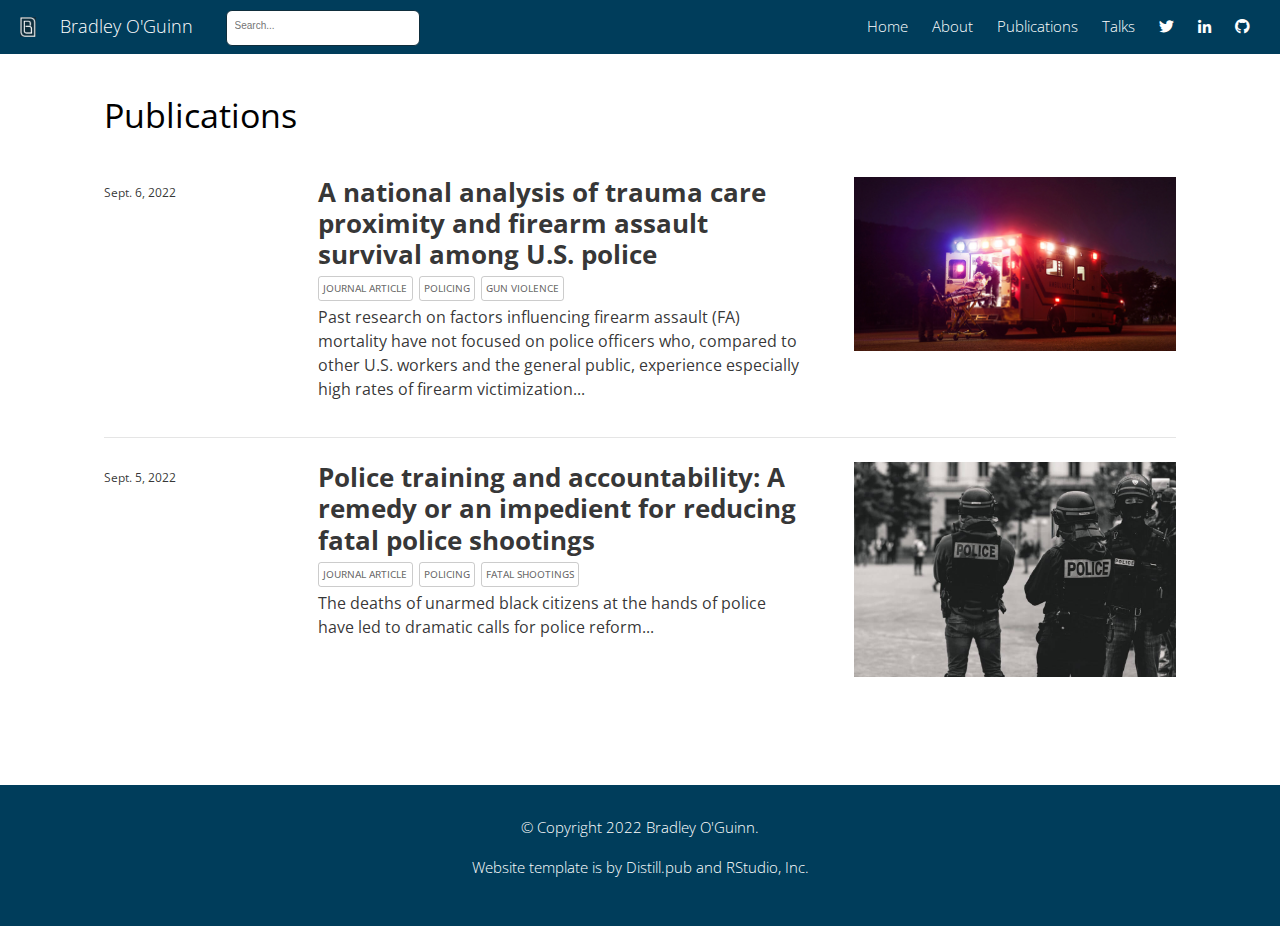
<file: docs/articles.html>
<!DOCTYPE html>

<html xmlns="http://www.w3.org/1999/xhtml" lang="" xml:lang="">

<head>
  <meta charset="utf-8"/>
  <meta name="viewport" content="width=device-width, initial-scale=1"/>
  <meta http-equiv="X-UA-Compatible" content="IE=Edge,chrome=1"/>
  <meta name="generator" content="distill" />

  <style type="text/css">
  /* Hide doc at startup (prevent jankiness while JS renders/transforms) */
  body {
    visibility: hidden;
  }
  </style>

 <!--radix_placeholder_import_source-->
 <!--/radix_placeholder_import_source-->

<style type="text/css">code{white-space: pre;}</style>
<style type="text/css" data-origin="pandoc">
pre > code.sourceCode { white-space: pre; position: relative; }
pre > code.sourceCode > span { display: inline-block; line-height: 1.25; }
pre > code.sourceCode > span:empty { height: 1.2em; }
.sourceCode { overflow: visible; }
code.sourceCode > span { color: inherit; text-decoration: inherit; }
div.sourceCode { margin: 1em 0; }
pre.sourceCode { margin: 0; }
@media screen {
div.sourceCode { overflow: auto; }
}
@media print {
pre > code.sourceCode { white-space: pre-wrap; }
pre > code.sourceCode > span { text-indent: -5em; padding-left: 5em; }
}
pre.numberSource code
  { counter-reset: source-line 0; }
pre.numberSource code > span
  { position: relative; left: -4em; counter-increment: source-line; }
pre.numberSource code > span > a:first-child::before
  { content: counter(source-line);
    position: relative; left: -1em; text-align: right; vertical-align: baseline;
    border: none; display: inline-block;
    -webkit-touch-callout: none; -webkit-user-select: none;
    -khtml-user-select: none; -moz-user-select: none;
    -ms-user-select: none; user-select: none;
    padding: 0 4px; width: 4em;
    color: #aaaaaa;
  }
pre.numberSource { margin-left: 3em; border-left: 1px solid #aaaaaa;  padding-left: 4px; }
div.sourceCode
  { color: #00769e; background-color: #f1f3f5; }
@media screen {
pre > code.sourceCode > span > a:first-child::before { text-decoration: underline; }
}
code span { color: #00769e; } /* Normal */
code span.al { color: #ad0000; } /* Alert */
code span.an { color: #5e5e5e; } /* Annotation */
code span.at { color: #657422; } /* Attribute */
code span.bn { color: #ad0000; } /* BaseN */
code span.bu { } /* BuiltIn */
code span.cf { color: #00769e; } /* ControlFlow */
code span.ch { color: #20794d; } /* Char */
code span.cn { color: #8f5902; } /* Constant */
code span.co { color: #5e5e5e; } /* Comment */
code span.cv { color: #5e5e5e; font-style: italic; } /* CommentVar */
code span.do { color: #5e5e5e; font-style: italic; } /* Documentation */
code span.dt { color: #ad0000; } /* DataType */
code span.dv { color: #ad0000; } /* DecVal */
code span.er { color: #ad0000; } /* Error */
code span.ex { } /* Extension */
code span.fl { color: #ad0000; } /* Float */
code span.fu { color: #4758ab; } /* Function */
code span.im { } /* Import */
code span.in { color: #5e5e5e; } /* Information */
code span.kw { color: #00769e; } /* Keyword */
code span.op { color: #5e5e5e; } /* Operator */
code span.ot { color: #00769e; } /* Other */
code span.pp { color: #ad0000; } /* Preprocessor */
code span.sc { color: #5e5e5e; } /* SpecialChar */
code span.ss { color: #20794d; } /* SpecialString */
code span.st { color: #20794d; } /* String */
code span.va { color: #111111; } /* Variable */
code span.vs { color: #20794d; } /* VerbatimString */
code span.wa { color: #5e5e5e; font-style: italic; } /* Warning */
</style>


  <!--radix_placeholder_meta_tags-->
  <title>Bradley O'Guinn: Publications</title>


  <link rel="icon" type="image/vnd.microsoft.icon" href="images/favicon.ico"/>


  <!--  https://developers.facebook.com/docs/sharing/webmasters#markup -->
  <meta property="og:title" content="Bradley O&#39;Guinn: Publications"/>
  <meta property="og:type" content="article"/>
  <meta property="og:locale" content="en_US"/>
  <meta property="og:site_name" content="Bradley O&#39;Guinn"/>

  <!--  https://dev.twitter.com/cards/types/summary -->
  <meta property="twitter:card" content="summary"/>
  <meta property="twitter:title" content="Bradley O&#39;Guinn: Publications"/>

  <!--/radix_placeholder_meta_tags-->
  <!--radix_placeholder_rmarkdown_metadata-->

  <script type="text/json" id="radix-rmarkdown-metadata">
  {"type":"list","attributes":{"names":{"type":"character","attributes":{},"value":["title","listing"]}},"value":[{"type":"character","attributes":{},"value":["Publications"]},{"type":"list","attributes":{"names":{"type":"character","attributes":{},"value":["posts"]}},"value":[{"type":"character","attributes":{},"value":["2022-09-06-policetrauma","2022-09-05-police-training-and-accountability"]}]}]}
  </script>
  <!--/radix_placeholder_rmarkdown_metadata-->
  <!--radix_placeholder_navigation_in_header-->
  <meta name="distill:offset" content=""/>

  <script type="application/javascript">

    window.headroom_prevent_pin = false;

    window.document.addEventListener("DOMContentLoaded", function (event) {

      // initialize headroom for banner
      var header = $('header').get(0);
      var headerHeight = header.offsetHeight;
      var headroom = new Headroom(header, {
        tolerance: 5,
        onPin : function() {
          if (window.headroom_prevent_pin) {
            window.headroom_prevent_pin = false;
            headroom.unpin();
          }
        }
      });
      headroom.init();
      if(window.location.hash)
        headroom.unpin();
      $(header).addClass('headroom--transition');

      // offset scroll location for banner on hash change
      // (see: https://github.com/WickyNilliams/headroom.js/issues/38)
      window.addEventListener("hashchange", function(event) {
        window.scrollTo(0, window.pageYOffset - (headerHeight + 25));
      });

      // responsive menu
      $('.distill-site-header').each(function(i, val) {
        var topnav = $(this);
        var toggle = topnav.find('.nav-toggle');
        toggle.on('click', function() {
          topnav.toggleClass('responsive');
        });
      });

      // nav dropdowns
      $('.nav-dropbtn').click(function(e) {
        $(this).next('.nav-dropdown-content').toggleClass('nav-dropdown-active');
        $(this).parent().siblings('.nav-dropdown')
           .children('.nav-dropdown-content').removeClass('nav-dropdown-active');
      });
      $("body").click(function(e){
        $('.nav-dropdown-content').removeClass('nav-dropdown-active');
      });
      $(".nav-dropdown").click(function(e){
        e.stopPropagation();
      });
    });
  </script>

  <style type="text/css">

  /* Theme (user-documented overrideables for nav appearance) */

  .distill-site-nav {
    color: rgba(255, 255, 255, 0.8);
    background-color: #0F2E3D;
    font-size: 15px;
    font-weight: 300;
  }

  .distill-site-nav a {
    color: inherit;
    text-decoration: none;
  }

  .distill-site-nav a:hover {
    color: white;
  }

  @media print {
    .distill-site-nav {
      display: none;
    }
  }

  .distill-site-header {

  }

  .distill-site-footer {

  }


  /* Site Header */

  .distill-site-header {
    width: 100%;
    box-sizing: border-box;
    z-index: 3;
  }

  .distill-site-header .nav-left {
    display: inline-block;
    margin-left: 8px;
  }

  @media screen and (max-width: 768px) {
    .distill-site-header .nav-left {
      margin-left: 0;
    }
  }


  .distill-site-header .nav-right {
    float: right;
    margin-right: 8px;
  }

  .distill-site-header a,
  .distill-site-header .title {
    display: inline-block;
    text-align: center;
    padding: 14px 10px 14px 10px;
  }

  .distill-site-header .title {
    font-size: 18px;
    min-width: 150px;
  }

  .distill-site-header .logo {
    padding: 0;
  }

  .distill-site-header .logo img {
    display: none;
    max-height: 20px;
    width: auto;
    margin-bottom: -4px;
  }

  .distill-site-header .nav-image img {
    max-height: 18px;
    width: auto;
    display: inline-block;
    margin-bottom: -3px;
  }



  @media screen and (min-width: 1000px) {
    .distill-site-header .logo img {
      display: inline-block;
    }
    .distill-site-header .nav-left {
      margin-left: 20px;
    }
    .distill-site-header .nav-right {
      margin-right: 20px;
    }
    .distill-site-header .title {
      padding-left: 12px;
    }
  }


  .distill-site-header .nav-toggle {
    display: none;
  }

  .nav-dropdown {
    display: inline-block;
    position: relative;
  }

  .nav-dropdown .nav-dropbtn {
    border: none;
    outline: none;
    color: rgba(255, 255, 255, 0.8);
    padding: 16px 10px;
    background-color: transparent;
    font-family: inherit;
    font-size: inherit;
    font-weight: inherit;
    margin: 0;
    margin-top: 1px;
    z-index: 2;
  }

  .nav-dropdown-content {
    display: none;
    position: absolute;
    background-color: white;
    min-width: 200px;
    border: 1px solid rgba(0,0,0,0.15);
    border-radius: 4px;
    box-shadow: 0px 8px 16px 0px rgba(0,0,0,0.1);
    z-index: 1;
    margin-top: 2px;
    white-space: nowrap;
    padding-top: 4px;
    padding-bottom: 4px;
  }

  .nav-dropdown-content hr {
    margin-top: 4px;
    margin-bottom: 4px;
    border: none;
    border-bottom: 1px solid rgba(0, 0, 0, 0.1);
  }

  .nav-dropdown-active {
    display: block;
  }

  .nav-dropdown-content a, .nav-dropdown-content .nav-dropdown-header {
    color: black;
    padding: 6px 24px;
    text-decoration: none;
    display: block;
    text-align: left;
  }

  .nav-dropdown-content .nav-dropdown-header {
    display: block;
    padding: 5px 24px;
    padding-bottom: 0;
    text-transform: uppercase;
    font-size: 14px;
    color: #999999;
    white-space: nowrap;
  }

  .nav-dropdown:hover .nav-dropbtn {
    color: white;
  }

  .nav-dropdown-content a:hover {
    background-color: #ddd;
    color: black;
  }

  .nav-right .nav-dropdown-content {
    margin-left: -45%;
    right: 0;
  }

  @media screen and (max-width: 768px) {
    .distill-site-header a, .distill-site-header .nav-dropdown  {display: none;}
    .distill-site-header a.nav-toggle {
      float: right;
      display: block;
    }
    .distill-site-header .title {
      margin-left: 0;
    }
    .distill-site-header .nav-right {
      margin-right: 0;
    }
    .distill-site-header {
      overflow: hidden;
    }
    .nav-right .nav-dropdown-content {
      margin-left: 0;
    }
  }


  @media screen and (max-width: 768px) {
    .distill-site-header.responsive {position: relative; min-height: 500px; }
    .distill-site-header.responsive a.nav-toggle {
      position: absolute;
      right: 0;
      top: 0;
    }
    .distill-site-header.responsive a,
    .distill-site-header.responsive .nav-dropdown {
      display: block;
      text-align: left;
    }
    .distill-site-header.responsive .nav-left,
    .distill-site-header.responsive .nav-right {
      width: 100%;
    }
    .distill-site-header.responsive .nav-dropdown {float: none;}
    .distill-site-header.responsive .nav-dropdown-content {position: relative;}
    .distill-site-header.responsive .nav-dropdown .nav-dropbtn {
      display: block;
      width: 100%;
      text-align: left;
    }
  }

  /* Site Footer */

  .distill-site-footer {
    width: 100%;
    overflow: hidden;
    box-sizing: border-box;
    z-index: 3;
    margin-top: 30px;
    padding-top: 30px;
    padding-bottom: 30px;
    text-align: center;
  }

  /* Headroom */

  d-title {
    padding-top: 6rem;
  }

  @media print {
    d-title {
      padding-top: 4rem;
    }
  }

  .headroom {
    z-index: 1000;
    position: fixed;
    top: 0;
    left: 0;
    right: 0;
  }

  .headroom--transition {
    transition: all .4s ease-in-out;
  }

  .headroom--unpinned {
    top: -100px;
  }

  .headroom--pinned {
    top: 0;
  }

  /* adjust viewport for navbar height */
  /* helps vertically center bootstrap (non-distill) content */
  .min-vh-100 {
    min-height: calc(100vh - 100px) !important;
  }

  </style>

  <script src="site_libs/jquery-3.6.0/jquery-3.6.0.min.js"></script>
  <link href="site_libs/font-awesome-5.1.0/css/all.css" rel="stylesheet"/>
  <link href="site_libs/font-awesome-5.1.0/css/v4-shims.css" rel="stylesheet"/>
  <script src="site_libs/headroom-0.9.4/headroom.min.js"></script>
  <script src="site_libs/autocomplete-0.37.1/autocomplete.min.js"></script>
  <script src="site_libs/fuse-6.4.1/fuse.min.js"></script>

  <script type="application/javascript">

  function getMeta(metaName) {
    var metas = document.getElementsByTagName('meta');
    for (let i = 0; i < metas.length; i++) {
      if (metas[i].getAttribute('name') === metaName) {
        return metas[i].getAttribute('content');
      }
    }
    return '';
  }

  function offsetURL(url) {
    var offset = getMeta('distill:offset');
    return offset ? offset + '/' + url : url;
  }

  function createFuseIndex() {

    // create fuse index
    var options = {
      keys: [
        { name: 'title', weight: 20 },
        { name: 'categories', weight: 15 },
        { name: 'description', weight: 10 },
        { name: 'contents', weight: 5 },
      ],
      ignoreLocation: true,
      threshold: 0
    };
    var fuse = new window.Fuse([], options);

    // fetch the main search.json
    return fetch(offsetURL('search.json'))
      .then(function(response) {
        if (response.status == 200) {
          return response.json().then(function(json) {
            // index main articles
            json.articles.forEach(function(article) {
              fuse.add(article);
            });
            // download collections and index their articles
            return Promise.all(json.collections.map(function(collection) {
              return fetch(offsetURL(collection)).then(function(response) {
                if (response.status === 200) {
                  return response.json().then(function(articles) {
                    articles.forEach(function(article) {
                      fuse.add(article);
                    });
                  })
                } else {
                  return Promise.reject(
                    new Error('Unexpected status from search index request: ' +
                              response.status)
                  );
                }
              });
            })).then(function() {
              return fuse;
            });
          });

        } else {
          return Promise.reject(
            new Error('Unexpected status from search index request: ' +
                        response.status)
          );
        }
      });
  }

  window.document.addEventListener("DOMContentLoaded", function (event) {

    // get search element (bail if we don't have one)
    var searchEl = window.document.getElementById('distill-search');
    if (!searchEl)
      return;

    createFuseIndex()
      .then(function(fuse) {

        // make search box visible
        searchEl.classList.remove('hidden');

        // initialize autocomplete
        var options = {
          autoselect: true,
          hint: false,
          minLength: 2,
        };
        window.autocomplete(searchEl, options, [{
          source: function(query, callback) {
            const searchOptions = {
              isCaseSensitive: false,
              shouldSort: true,
              minMatchCharLength: 2,
              limit: 10,
            };
            var results = fuse.search(query, searchOptions);
            callback(results
              .map(function(result) { return result.item; })
            );
          },
          templates: {
            suggestion: function(suggestion) {
              var img = suggestion.preview && Object.keys(suggestion.preview).length > 0
                ? `<img src="${offsetURL(suggestion.preview)}"</img>`
                : '';
              var html = `
                <div class="search-item">
                  <h3>${suggestion.title}</h3>
                  <div class="search-item-description">
                    ${suggestion.description || ''}
                  </div>
                  <div class="search-item-preview">
                    ${img}
                  </div>
                </div>
              `;
              return html;
            }
          }
        }]).on('autocomplete:selected', function(event, suggestion) {
          window.location.href = offsetURL(suggestion.path);
        });
        // remove inline display style on autocompleter (we want to
        // manage responsive display via css)
        $('.algolia-autocomplete').css("display", "");
      })
      .catch(function(error) {
        console.log(error);
      });

  });

  </script>

  <style type="text/css">

  .nav-search {
    font-size: x-small;
  }

  /* Algolioa Autocomplete */

  .algolia-autocomplete {
    display: inline-block;
    margin-left: 10px;
    vertical-align: sub;
    background-color: white;
    color: black;
    padding: 6px;
    padding-top: 8px;
    padding-bottom: 0;
    border-radius: 6px;
    border: 1px #0F2E3D solid;
    width: 180px;
  }


  @media screen and (max-width: 768px) {
    .distill-site-nav .algolia-autocomplete {
      display: none;
      visibility: hidden;
    }
    .distill-site-nav.responsive .algolia-autocomplete {
      display: inline-block;
      visibility: visible;
    }
    .distill-site-nav.responsive .algolia-autocomplete .aa-dropdown-menu {
      margin-left: 0;
      width: 400px;
      max-height: 400px;
    }
  }

  .algolia-autocomplete .aa-input, .algolia-autocomplete .aa-hint {
    width: 90%;
    outline: none;
    border: none;
  }

  .algolia-autocomplete .aa-hint {
    color: #999;
  }
  .algolia-autocomplete .aa-dropdown-menu {
    width: 550px;
    max-height: 70vh;
    overflow-x: visible;
    overflow-y: scroll;
    padding: 5px;
    margin-top: 3px;
    margin-left: -150px;
    background-color: #fff;
    border-radius: 5px;
    border: 1px solid #999;
    border-top: none;
  }

  .algolia-autocomplete .aa-dropdown-menu .aa-suggestion {
    cursor: pointer;
    padding: 5px 4px;
    border-bottom: 1px solid #eee;
  }

  .algolia-autocomplete .aa-dropdown-menu .aa-suggestion:last-of-type {
    border-bottom: none;
    margin-bottom: 2px;
  }

  .algolia-autocomplete .aa-dropdown-menu .aa-suggestion .search-item {
    overflow: hidden;
    font-size: 0.8em;
    line-height: 1.4em;
  }

  .algolia-autocomplete .aa-dropdown-menu .aa-suggestion .search-item h3 {
    font-size: 1rem;
    margin-block-start: 0;
    margin-block-end: 5px;
  }

  .algolia-autocomplete .aa-dropdown-menu .aa-suggestion .search-item-description {
    display: inline-block;
    overflow: hidden;
    height: 2.8em;
    width: 80%;
    margin-right: 4%;
  }

  .algolia-autocomplete .aa-dropdown-menu .aa-suggestion .search-item-preview {
    display: inline-block;
    width: 15%;
  }

  .algolia-autocomplete .aa-dropdown-menu .aa-suggestion .search-item-preview img {
    height: 3em;
    width: auto;
    display: none;
  }

  .algolia-autocomplete .aa-dropdown-menu .aa-suggestion .search-item-preview img[src] {
    display: initial;
  }

  .algolia-autocomplete .aa-dropdown-menu .aa-suggestion.aa-cursor {
    background-color: #eee;
  }
  .algolia-autocomplete .aa-dropdown-menu .aa-suggestion em {
    font-weight: bold;
    font-style: normal;
  }

  </style>


  <!--/radix_placeholder_navigation_in_header-->
  <!--radix_placeholder_distill-->

  <style type="text/css">

  body {
    background-color: white;
  }

  .pandoc-table {
    width: 100%;
  }

  .pandoc-table>caption {
    margin-bottom: 10px;
  }

  .pandoc-table th:not([align]) {
    text-align: left;
  }

  .pagedtable-footer {
    font-size: 15px;
  }

  d-byline .byline {
    grid-template-columns: 2fr 2fr;
  }

  d-byline .byline h3 {
    margin-block-start: 1.5em;
  }

  d-byline .byline .authors-affiliations h3 {
    margin-block-start: 0.5em;
  }

  .authors-affiliations .orcid-id {
    width: 16px;
    height:16px;
    margin-left: 4px;
    margin-right: 4px;
    vertical-align: middle;
    padding-bottom: 2px;
  }

  d-title .dt-tags {
    margin-top: 1em;
    grid-column: text;
  }

  .dt-tags .dt-tag {
    text-decoration: none;
    display: inline-block;
    color: rgba(0,0,0,0.6);
    padding: 0em 0.4em;
    margin-right: 0.5em;
    margin-bottom: 0.4em;
    font-size: 70%;
    border: 1px solid rgba(0,0,0,0.2);
    border-radius: 3px;
    text-transform: uppercase;
    font-weight: 500;
  }

  d-article table.gt_table td,
  d-article table.gt_table th {
    border-bottom: none;
  }

  .html-widget {
    margin-bottom: 2.0em;
  }

  .l-screen-inset {
    padding-right: 16px;
  }

  .l-screen .caption {
    margin-left: 10px;
  }

  .shaded {
    background: rgb(247, 247, 247);
    padding-top: 20px;
    padding-bottom: 20px;
    border-top: 1px solid rgba(0, 0, 0, 0.1);
    border-bottom: 1px solid rgba(0, 0, 0, 0.1);
  }

  .shaded .html-widget {
    margin-bottom: 0;
    border: 1px solid rgba(0, 0, 0, 0.1);
  }

  .shaded .shaded-content {
    background: white;
  }

  .text-output {
    margin-top: 0;
    line-height: 1.5em;
  }

  .hidden {
    display: none !important;
  }

  d-article {
    padding-top: 2.5rem;
    padding-bottom: 30px;
  }

  d-appendix {
    padding-top: 30px;
  }

  d-article>p>img {
    width: 100%;
  }

  d-article h2 {
    margin: 1rem 0 1.5rem 0;
  }

  d-article h3 {
    margin-top: 1.5rem;
  }

  d-article iframe {
    border: 1px solid rgba(0, 0, 0, 0.1);
    margin-bottom: 2.0em;
    width: 100%;
  }

  /* Tweak code blocks */

  d-article div.sourceCode code,
  d-article pre code {
    font-family: Consolas, Monaco, 'Andale Mono', 'Ubuntu Mono', monospace;
  }

  d-article pre,
  d-article div.sourceCode,
  d-article div.sourceCode pre {
    overflow: auto;
  }

  d-article div.sourceCode {
    background-color: white;
  }

  d-article div.sourceCode pre {
    padding-left: 10px;
    font-size: 12px;
    border-left: 2px solid rgba(0,0,0,0.1);
  }

  d-article pre {
    font-size: 12px;
    color: black;
    background: none;
    margin-top: 0;
    text-align: left;
    white-space: pre;
    word-spacing: normal;
    word-break: normal;
    word-wrap: normal;
    line-height: 1.5;

    -moz-tab-size: 4;
    -o-tab-size: 4;
    tab-size: 4;

    -webkit-hyphens: none;
    -moz-hyphens: none;
    -ms-hyphens: none;
    hyphens: none;
  }

  d-article pre a {
    border-bottom: none;
  }

  d-article pre a:hover {
    border-bottom: none;
    text-decoration: underline;
  }

  d-article details {
    grid-column: text;
    margin-bottom: 0.8em;
  }

  @media(min-width: 768px) {

  d-article pre,
  d-article div.sourceCode,
  d-article div.sourceCode pre {
    overflow: visible !important;
  }

  d-article div.sourceCode pre {
    padding-left: 18px;
    font-size: 14px;
  }

  d-article pre {
    font-size: 14px;
  }

  }

  figure img.external {
    background: white;
    border: 1px solid rgba(0, 0, 0, 0.1);
    box-shadow: 0 1px 8px rgba(0, 0, 0, 0.1);
    padding: 18px;
    box-sizing: border-box;
  }

  /* CSS for d-contents */

  .d-contents {
    grid-column: text;
    color: rgba(0,0,0,0.8);
    font-size: 0.9em;
    padding-bottom: 1em;
    margin-bottom: 1em;
    padding-bottom: 0.5em;
    margin-bottom: 1em;
    padding-left: 0.25em;
    justify-self: start;
  }

  @media(min-width: 1000px) {
    .d-contents.d-contents-float {
      height: 0;
      grid-column-start: 1;
      grid-column-end: 4;
      justify-self: center;
      padding-right: 3em;
      padding-left: 2em;
    }
  }

  .d-contents nav h3 {
    font-size: 18px;
    margin-top: 0;
    margin-bottom: 1em;
  }

  .d-contents li {
    list-style-type: none
  }

  .d-contents nav > ul {
    padding-left: 0;
  }

  .d-contents ul {
    padding-left: 1em
  }

  .d-contents nav ul li {
    margin-top: 0.6em;
    margin-bottom: 0.2em;
  }

  .d-contents nav a {
    font-size: 13px;
    border-bottom: none;
    text-decoration: none
    color: rgba(0, 0, 0, 0.8);
  }

  .d-contents nav a:hover {
    text-decoration: underline solid rgba(0, 0, 0, 0.6)
  }

  .d-contents nav > ul > li > a {
    font-weight: 600;
  }

  .d-contents nav > ul > li > ul {
    font-weight: inherit;
  }

  .d-contents nav > ul > li > ul > li {
    margin-top: 0.2em;
  }


  .d-contents nav ul {
    margin-top: 0;
    margin-bottom: 0.25em;
  }

  .d-article-with-toc h2:nth-child(2) {
    margin-top: 0;
  }


  /* Figure */

  .figure {
    position: relative;
    margin-bottom: 2.5em;
    margin-top: 1.5em;
  }

  .figure .caption {
    color: rgba(0, 0, 0, 0.6);
    font-size: 12px;
    line-height: 1.5em;
  }

  .figure img.external {
    background: white;
    border: 1px solid rgba(0, 0, 0, 0.1);
    box-shadow: 0 1px 8px rgba(0, 0, 0, 0.1);
    padding: 18px;
    box-sizing: border-box;
  }

  .figure .caption a {
    color: rgba(0, 0, 0, 0.6);
  }

  .figure .caption b,
  .figure .caption strong, {
    font-weight: 600;
    color: rgba(0, 0, 0, 1.0);
  }

  /* Citations */

  d-article .citation {
    color: inherit;
    cursor: inherit;
  }

  div.hanging-indent{
    margin-left: 1em; text-indent: -1em;
  }

  /* Citation hover box */

  .tippy-box[data-theme~=light-border] {
    background-color: rgba(250, 250, 250, 0.95);
  }

  .tippy-content > p {
    margin-bottom: 0;
    padding: 2px;
  }


  /* Tweak 1000px media break to show more text */

  @media(min-width: 1000px) {
    .base-grid,
    distill-header,
    d-title,
    d-abstract,
    d-article,
    d-appendix,
    distill-appendix,
    d-byline,
    d-footnote-list,
    d-citation-list,
    distill-footer {
      grid-template-columns: [screen-start] 1fr [page-start kicker-start] 80px [middle-start] 50px [text-start kicker-end] 65px 65px 65px 65px 65px 65px 65px 65px [text-end gutter-start] 65px [middle-end] 65px [page-end gutter-end] 1fr [screen-end];
      grid-column-gap: 16px;
    }

    .grid {
      grid-column-gap: 16px;
    }

    d-article {
      font-size: 1.06rem;
      line-height: 1.7em;
    }
    figure .caption, .figure .caption, figure figcaption {
      font-size: 13px;
    }
  }

  @media(min-width: 1180px) {
    .base-grid,
    distill-header,
    d-title,
    d-abstract,
    d-article,
    d-appendix,
    distill-appendix,
    d-byline,
    d-footnote-list,
    d-citation-list,
    distill-footer {
      grid-template-columns: [screen-start] 1fr [page-start kicker-start] 60px [middle-start] 60px [text-start kicker-end] 60px 60px 60px 60px 60px 60px 60px 60px [text-end gutter-start] 60px [middle-end] 60px [page-end gutter-end] 1fr [screen-end];
      grid-column-gap: 32px;
    }

    .grid {
      grid-column-gap: 32px;
    }
  }


  /* Get the citation styles for the appendix (not auto-injected on render since
     we do our own rendering of the citation appendix) */

  d-appendix .citation-appendix,
  .d-appendix .citation-appendix {
    font-size: 11px;
    line-height: 15px;
    border-left: 1px solid rgba(0, 0, 0, 0.1);
    padding-left: 18px;
    border: 1px solid rgba(0,0,0,0.1);
    background: rgba(0, 0, 0, 0.02);
    padding: 10px 18px;
    border-radius: 3px;
    color: rgba(150, 150, 150, 1);
    overflow: hidden;
    margin-top: -12px;
    white-space: pre-wrap;
    word-wrap: break-word;
  }

  /* Include appendix styles here so they can be overridden */

  d-appendix {
    contain: layout style;
    font-size: 0.8em;
    line-height: 1.7em;
    margin-top: 60px;
    margin-bottom: 0;
    border-top: 1px solid rgba(0, 0, 0, 0.1);
    color: rgba(0,0,0,0.5);
    padding-top: 60px;
    padding-bottom: 48px;
  }

  d-appendix h3 {
    grid-column: page-start / text-start;
    font-size: 15px;
    font-weight: 500;
    margin-top: 1em;
    margin-bottom: 0;
    color: rgba(0,0,0,0.65);
  }

  d-appendix h3 + * {
    margin-top: 1em;
  }

  d-appendix ol {
    padding: 0 0 0 15px;
  }

  @media (min-width: 768px) {
    d-appendix ol {
      padding: 0 0 0 30px;
      margin-left: -30px;
    }
  }

  d-appendix li {
    margin-bottom: 1em;
  }

  d-appendix a {
    color: rgba(0, 0, 0, 0.6);
  }

  d-appendix > * {
    grid-column: text;
  }

  d-appendix > d-footnote-list,
  d-appendix > d-citation-list,
  d-appendix > distill-appendix {
    grid-column: screen;
  }

  /* Include footnote styles here so they can be overridden */

  d-footnote-list {
    contain: layout style;
  }

  d-footnote-list > * {
    grid-column: text;
  }

  d-footnote-list a.footnote-backlink {
    color: rgba(0,0,0,0.3);
    padding-left: 0.5em;
  }



  /* Anchor.js */

  .anchorjs-link {
    /*transition: all .25s linear; */
    text-decoration: none;
    border-bottom: none;
  }
  *:hover > .anchorjs-link {
    margin-left: -1.125em !important;
    text-decoration: none;
    border-bottom: none;
  }

  /* Social footer */

  .social_footer {
    margin-top: 30px;
    margin-bottom: 0;
    color: rgba(0,0,0,0.67);
  }

  .disqus-comments {
    margin-right: 30px;
  }

  .disqus-comment-count {
    border-bottom: 1px solid rgba(0, 0, 0, 0.4);
    cursor: pointer;
  }

  #disqus_thread {
    margin-top: 30px;
  }

  .article-sharing a {
    border-bottom: none;
    margin-right: 8px;
  }

  .article-sharing a:hover {
    border-bottom: none;
  }

  .sidebar-section.subscribe {
    font-size: 12px;
    line-height: 1.6em;
  }

  .subscribe p {
    margin-bottom: 0.5em;
  }


  .article-footer .subscribe {
    font-size: 15px;
    margin-top: 45px;
  }


  .sidebar-section.custom {
    font-size: 12px;
    line-height: 1.6em;
  }

  .custom p {
    margin-bottom: 0.5em;
  }

  /* Styles for listing layout (hide title) */
  .layout-listing d-title, .layout-listing .d-title {
    display: none;
  }

  /* Styles for posts lists (not auto-injected) */


  .posts-with-sidebar {
    padding-left: 45px;
    padding-right: 45px;
  }

  .posts-list .description h2,
  .posts-list .description p {
    font-family: -apple-system, BlinkMacSystemFont, "Segoe UI", Roboto, Oxygen, Ubuntu, Cantarell, "Fira Sans", "Droid Sans", "Helvetica Neue", Arial, sans-serif;
  }

  .posts-list .description h2 {
    font-weight: 700;
    border-bottom: none;
    padding-bottom: 0;
  }

  .posts-list h2.post-tag {
    border-bottom: 1px solid rgba(0, 0, 0, 0.2);
    padding-bottom: 12px;
  }
  .posts-list {
    margin-top: 60px;
    margin-bottom: 24px;
  }

  .posts-list .post-preview {
    text-decoration: none;
    overflow: hidden;
    display: block;
    border-bottom: 1px solid rgba(0, 0, 0, 0.1);
    padding: 24px 0;
  }

  .post-preview-last {
    border-bottom: none !important;
  }

  .posts-list .posts-list-caption {
    grid-column: screen;
    font-weight: 400;
  }

  .posts-list .post-preview h2 {
    margin: 0 0 6px 0;
    line-height: 1.2em;
    font-style: normal;
    font-size: 24px;
  }

  .posts-list .post-preview p {
    margin: 0 0 12px 0;
    line-height: 1.4em;
    font-size: 16px;
  }

  .posts-list .post-preview .thumbnail {
    box-sizing: border-box;
    margin-bottom: 24px;
    position: relative;
    max-width: 500px;
  }
  .posts-list .post-preview img {
    width: 100%;
    display: block;
  }

  .posts-list .metadata {
    font-size: 12px;
    line-height: 1.4em;
    margin-bottom: 18px;
  }

  .posts-list .metadata > * {
    display: inline-block;
  }

  .posts-list .metadata .publishedDate {
    margin-right: 2em;
  }

  .posts-list .metadata .dt-authors {
    display: block;
    margin-top: 0.3em;
    margin-right: 2em;
  }

  .posts-list .dt-tags {
    display: block;
    line-height: 1em;
  }

  .posts-list .dt-tags .dt-tag {
    display: inline-block;
    color: rgba(0,0,0,0.6);
    padding: 0.3em 0.4em;
    margin-right: 0.2em;
    margin-bottom: 0.4em;
    font-size: 60%;
    border: 1px solid rgba(0,0,0,0.2);
    border-radius: 3px;
    text-transform: uppercase;
    font-weight: 500;
  }

  .posts-list img {
    opacity: 1;
  }

  .posts-list img[data-src] {
    opacity: 0;
  }

  .posts-more {
    clear: both;
  }


  .posts-sidebar {
    font-size: 16px;
  }

  .posts-sidebar h3 {
    font-size: 16px;
    margin-top: 0;
    margin-bottom: 0.5em;
    font-weight: 400;
    text-transform: uppercase;
  }

  .sidebar-section {
    margin-bottom: 30px;
  }

  .categories ul {
    list-style-type: none;
    margin: 0;
    padding: 0;
  }

  .categories li {
    color: rgba(0, 0, 0, 0.8);
    margin-bottom: 0;
  }

  .categories li>a {
    border-bottom: none;
  }

  .categories li>a:hover {
    border-bottom: 1px solid rgba(0, 0, 0, 0.4);
  }

  .categories .active {
    font-weight: 600;
  }

  .categories .category-count {
    color: rgba(0, 0, 0, 0.4);
  }


  @media(min-width: 768px) {
    .posts-list .post-preview h2 {
      font-size: 26px;
    }
    .posts-list .post-preview .thumbnail {
      float: right;
      width: 30%;
      margin-bottom: 0;
    }
    .posts-list .post-preview .description {
      float: left;
      width: 45%;
    }
    .posts-list .post-preview .metadata {
      float: left;
      width: 20%;
      margin-top: 8px;
    }
    .posts-list .post-preview p {
      margin: 0 0 12px 0;
      line-height: 1.5em;
      font-size: 16px;
    }
    .posts-with-sidebar .posts-list {
      float: left;
      width: 75%;
    }
    .posts-with-sidebar .posts-sidebar {
      float: right;
      width: 20%;
      margin-top: 60px;
      padding-top: 24px;
      padding-bottom: 24px;
    }
  }


  /* Improve display for browsers without grid (IE/Edge <= 15) */

  .downlevel {
    line-height: 1.6em;
    font-family: -apple-system, BlinkMacSystemFont, "Segoe UI", Roboto, Oxygen, Ubuntu, Cantarell, "Fira Sans", "Droid Sans", "Helvetica Neue", Arial, sans-serif;
    margin: 0;
  }

  .downlevel .d-title {
    padding-top: 6rem;
    padding-bottom: 1.5rem;
  }

  .downlevel .d-title h1 {
    font-size: 50px;
    font-weight: 700;
    line-height: 1.1em;
    margin: 0 0 0.5rem;
  }

  .downlevel .d-title p {
    font-weight: 300;
    font-size: 1.2rem;
    line-height: 1.55em;
    margin-top: 0;
  }

  .downlevel .d-byline {
    padding-top: 0.8em;
    padding-bottom: 0.8em;
    font-size: 0.8rem;
    line-height: 1.8em;
  }

  .downlevel .section-separator {
    border: none;
    border-top: 1px solid rgba(0, 0, 0, 0.1);
  }

  .downlevel .d-article {
    font-size: 1.06rem;
    line-height: 1.7em;
    padding-top: 1rem;
    padding-bottom: 2rem;
  }


  .downlevel .d-appendix {
    padding-left: 0;
    padding-right: 0;
    max-width: none;
    font-size: 0.8em;
    line-height: 1.7em;
    margin-bottom: 0;
    color: rgba(0,0,0,0.5);
    padding-top: 40px;
    padding-bottom: 48px;
  }

  .downlevel .footnotes ol {
    padding-left: 13px;
  }

  .downlevel .base-grid,
  .downlevel .distill-header,
  .downlevel .d-title,
  .downlevel .d-abstract,
  .downlevel .d-article,
  .downlevel .d-appendix,
  .downlevel .distill-appendix,
  .downlevel .d-byline,
  .downlevel .d-footnote-list,
  .downlevel .d-citation-list,
  .downlevel .distill-footer,
  .downlevel .appendix-bottom,
  .downlevel .posts-container {
    padding-left: 40px;
    padding-right: 40px;
  }

  @media(min-width: 768px) {
    .downlevel .base-grid,
    .downlevel .distill-header,
    .downlevel .d-title,
    .downlevel .d-abstract,
    .downlevel .d-article,
    .downlevel .d-appendix,
    .downlevel .distill-appendix,
    .downlevel .d-byline,
    .downlevel .d-footnote-list,
    .downlevel .d-citation-list,
    .downlevel .distill-footer,
    .downlevel .appendix-bottom,
    .downlevel .posts-container {
    padding-left: 150px;
    padding-right: 150px;
    max-width: 900px;
  }
  }

  .downlevel pre code {
    display: block;
    border-left: 2px solid rgba(0, 0, 0, .1);
    padding: 0 0 0 20px;
    font-size: 14px;
  }

  .downlevel code, .downlevel pre {
    color: black;
    background: none;
    font-family: Consolas, Monaco, 'Andale Mono', 'Ubuntu Mono', monospace;
    text-align: left;
    white-space: pre;
    word-spacing: normal;
    word-break: normal;
    word-wrap: normal;
    line-height: 1.5;

    -moz-tab-size: 4;
    -o-tab-size: 4;
    tab-size: 4;

    -webkit-hyphens: none;
    -moz-hyphens: none;
    -ms-hyphens: none;
    hyphens: none;
  }

  .downlevel .posts-list .post-preview {
    color: inherit;
  }



  </style>

  <script type="application/javascript">

  function is_downlevel_browser() {
    if (bowser.isUnsupportedBrowser({ msie: "12", msedge: "16"},
                                   window.navigator.userAgent)) {
      return true;
    } else {
      return window.load_distill_framework === undefined;
    }
  }

  // show body when load is complete
  function on_load_complete() {

    // add anchors
    if (window.anchors) {
      window.anchors.options.placement = 'left';
      window.anchors.add('d-article > h2, d-article > h3, d-article > h4, d-article > h5');
    }


    // set body to visible
    document.body.style.visibility = 'visible';

    // force redraw for leaflet widgets
    if (window.HTMLWidgets) {
      var maps = window.HTMLWidgets.findAll(".leaflet");
      $.each(maps, function(i, el) {
        var map = this.getMap();
        map.invalidateSize();
        map.eachLayer(function(layer) {
          if (layer instanceof L.TileLayer)
            layer.redraw();
        });
      });
    }

    // trigger 'shown' so htmlwidgets resize
    $('d-article').trigger('shown');
  }

  function init_distill() {

    init_common();

    // create front matter
    var front_matter = $('<d-front-matter></d-front-matter>');
    $('#distill-front-matter').wrap(front_matter);

    // create d-title
    $('.d-title').changeElementType('d-title');

    // create d-byline
    var byline = $('<d-byline></d-byline>');
    $('.d-byline').replaceWith(byline);

    // create d-article
    var article = $('<d-article></d-article>');
    $('.d-article').wrap(article).children().unwrap();

    // move posts container into article
    $('.posts-container').appendTo($('d-article'));

    // create d-appendix
    $('.d-appendix').changeElementType('d-appendix');

    // flag indicating that we have appendix items
    var appendix = $('.appendix-bottom').children('h3').length > 0;

    // replace footnotes with <d-footnote>
    $('.footnote-ref').each(function(i, val) {
      appendix = true;
      var href = $(this).attr('href');
      var id = href.replace('#', '');
      var fn = $('#' + id);
      var fn_p = $('#' + id + '>p');
      fn_p.find('.footnote-back').remove();
      var text = fn_p.html();
      var dtfn = $('<d-footnote></d-footnote>');
      dtfn.html(text);
      $(this).replaceWith(dtfn);
    });
    // remove footnotes
    $('.footnotes').remove();

    // move refs into #references-listing
    $('#references-listing').replaceWith($('#refs'));

    $('h1.appendix, h2.appendix').each(function(i, val) {
      $(this).changeElementType('h3');
    });
    $('h3.appendix').each(function(i, val) {
      var id = $(this).attr('id');
      $('.d-contents a[href="#' + id + '"]').parent().remove();
      appendix = true;
      $(this).nextUntil($('h1, h2, h3')).addBack().appendTo($('d-appendix'));
    });

    // show d-appendix if we have appendix content
    $("d-appendix").css('display', appendix ? 'grid' : 'none');

    // localize layout chunks to just output
    $('.layout-chunk').each(function(i, val) {

      // capture layout
      var layout = $(this).attr('data-layout');

      // apply layout to markdown level block elements
      var elements = $(this).children().not('details, div.sourceCode, pre, script');
      elements.each(function(i, el) {
        var layout_div = $('<div class="' + layout + '"></div>');
        if (layout_div.hasClass('shaded')) {
          var shaded_content = $('<div class="shaded-content"></div>');
          $(this).wrap(shaded_content);
          $(this).parent().wrap(layout_div);
        } else {
          $(this).wrap(layout_div);
        }
      });


      // unwrap the layout-chunk div
      $(this).children().unwrap();
    });

    // remove code block used to force  highlighting css
    $('.distill-force-highlighting-css').parent().remove();

    // remove empty line numbers inserted by pandoc when using a
    // custom syntax highlighting theme
    $('code.sourceCode a:empty').remove();

    // load distill framework
    load_distill_framework();

    // wait for window.distillRunlevel == 4 to do post processing
    function distill_post_process() {

      if (!window.distillRunlevel || window.distillRunlevel < 4)
        return;

      // hide author/affiliations entirely if we have no authors
      var front_matter = JSON.parse($("#distill-front-matter").html());
      var have_authors = front_matter.authors && front_matter.authors.length > 0;
      if (!have_authors)
        $('d-byline').addClass('hidden');

      // article with toc class
      $('.d-contents').parent().addClass('d-article-with-toc');

      // strip links that point to #
      $('.authors-affiliations').find('a[href="#"]').removeAttr('href');

      // add orcid ids
      $('.authors-affiliations').find('.author').each(function(i, el) {
        var orcid_id = front_matter.authors[i].orcidID;
        if (orcid_id) {
          var a = $('<a></a>');
          a.attr('href', 'https://orcid.org/' + orcid_id);
          var img = $('<img></img>');
          img.addClass('orcid-id');
          img.attr('alt', 'ORCID ID');
          img.attr('src','[data-uri]');
          a.append(img);
          $(this).append(a);
        }
      });

      // hide elements of author/affiliations grid that have no value
      function hide_byline_column(caption) {
        $('d-byline').find('h3:contains("' + caption + '")').parent().css('visibility', 'hidden');
      }

      // affiliations
      var have_affiliations = false;
      for (var i = 0; i<front_matter.authors.length; ++i) {
        var author = front_matter.authors[i];
        if (author.affiliation !== "&nbsp;") {
          have_affiliations = true;
          break;
        }
      }
      if (!have_affiliations)
        $('d-byline').find('h3:contains("Affiliations")').css('visibility', 'hidden');

      // published date
      if (!front_matter.publishedDate)
        hide_byline_column("Published");

      // document object identifier
      var doi = $('d-byline').find('h3:contains("DOI")');
      var doi_p = doi.next().empty();
      if (!front_matter.doi) {
        // if we have a citation and valid citationText then link to that
        if ($('#citation').length > 0 && front_matter.citationText) {
          doi.html('Citation');
          $('<a href="#citation"></a>')
            .text(front_matter.citationText)
            .appendTo(doi_p);
        } else {
          hide_byline_column("DOI");
        }
      } else {
        $('<a></a>')
           .attr('href', "https://doi.org/" + front_matter.doi)
           .html(front_matter.doi)
           .appendTo(doi_p);
      }

       // change plural form of authors/affiliations
      if (front_matter.authors.length === 1) {
        var grid = $('.authors-affiliations');
        grid.children('h3:contains("Authors")').text('Author');
        grid.children('h3:contains("Affiliations")').text('Affiliation');
      }

      // remove d-appendix and d-footnote-list local styles
      $('d-appendix > style:first-child').remove();
      $('d-footnote-list > style:first-child').remove();

      // move appendix-bottom entries to the bottom
      $('.appendix-bottom').appendTo('d-appendix').children().unwrap();
      $('.appendix-bottom').remove();

      // hoverable references
      $('span.citation[data-cites]').each(function() {
        if ($(this).children()[0].nodeName == "D-FOOTNOTE") {
          var fn = $(this).children()[0]
          $(this).html(fn.shadowRoot.querySelector("sup"))
          $(this).id = fn.id
          fn.remove()
        }
        var refs = $(this).attr('data-cites').split(" ");
        var refHtml = refs.map(function(ref) {
          return "<p>" + $('#ref-' + ref).html() + "</p>";
        }).join("\n");
        window.tippy(this, {
          allowHTML: true,
          content: refHtml,
          maxWidth: 500,
          interactive: true,
          interactiveBorder: 10,
          theme: 'light-border',
          placement: 'bottom-start'
        });
      });

      // fix footnotes in tables (#411)
      // replacing broken distill.pub feature
      $('table d-footnote').each(function() {
        // we replace internal showAtNode methode which is triggered when hovering a footnote
        this.hoverBox.showAtNode = function(node) {
          // ported from https://github.com/distillpub/template/pull/105/files
          calcOffset = function(elem) {
              let x = elem.offsetLeft;
              let y = elem.offsetTop;
              // Traverse upwards until an `absolute` element is found or `elem`
              // becomes null.
              while (elem = elem.offsetParent && elem.style.position != 'absolute') {
                  x += elem.offsetLeft;
                  y += elem.offsetTop;
              }

              return { left: x, top: y };
          }
          // https://developer.mozilla.org/en-US/docs/Web/API/HTMLElement/offsetTop
          const bbox = node.getBoundingClientRect();
          const offset = calcOffset(node);
          this.show([offset.left + bbox.width, offset.top + bbox.height]);
        }
      })

      // clear polling timer
      clearInterval(tid);

      // show body now that everything is ready
      on_load_complete();
    }

    var tid = setInterval(distill_post_process, 50);
    distill_post_process();

  }

  function init_downlevel() {

    init_common();

     // insert hr after d-title
    $('.d-title').after($('<hr class="section-separator"/>'));

    // check if we have authors
    var front_matter = JSON.parse($("#distill-front-matter").html());
    var have_authors = front_matter.authors && front_matter.authors.length > 0;

    // manage byline/border
    if (!have_authors)
      $('.d-byline').remove();
    $('.d-byline').after($('<hr class="section-separator"/>'));
    $('.d-byline a').remove();

    // remove toc
    $('.d-contents').remove();

    // move appendix elements
    $('h1.appendix, h2.appendix').each(function(i, val) {
      $(this).changeElementType('h3');
    });
    $('h3.appendix').each(function(i, val) {
      $(this).nextUntil($('h1, h2, h3')).addBack().appendTo($('.d-appendix'));
    });


    // inject headers into references and footnotes
    var refs_header = $('<h3></h3>');
    refs_header.text('References');
    $('#refs').prepend(refs_header);

    var footnotes_header = $('<h3></h3');
    footnotes_header.text('Footnotes');
    $('.footnotes').children('hr').first().replaceWith(footnotes_header);

    // move appendix-bottom entries to the bottom
    $('.appendix-bottom').appendTo('.d-appendix').children().unwrap();
    $('.appendix-bottom').remove();

    // remove appendix if it's empty
    if ($('.d-appendix').children().length === 0)
      $('.d-appendix').remove();

    // prepend separator above appendix
    $('.d-appendix').before($('<hr class="section-separator" style="clear: both"/>'));

    // trim code
    $('pre>code').each(function(i, val) {
      $(this).html($.trim($(this).html()));
    });

    // move posts-container right before article
    $('.posts-container').insertBefore($('.d-article'));

    $('body').addClass('downlevel');

    on_load_complete();
  }


  function init_common() {

    // jquery plugin to change element types
    (function($) {
      $.fn.changeElementType = function(newType) {
        var attrs = {};

        $.each(this[0].attributes, function(idx, attr) {
          attrs[attr.nodeName] = attr.nodeValue;
        });

        this.replaceWith(function() {
          return $("<" + newType + "/>", attrs).append($(this).contents());
        });
      };
    })(jQuery);

    // prevent underline for linked images
    $('a > img').parent().css({'border-bottom' : 'none'});

    // mark non-body figures created by knitr chunks as 100% width
    $('.layout-chunk').each(function(i, val) {
      var figures = $(this).find('img, .html-widget');
      // ignore leaflet img layers (#106)
      figures = figures.filter(':not(img[class*="leaflet"])')
      if ($(this).attr('data-layout') !== "l-body") {
        figures.css('width', '100%');
      } else {
        figures.css('max-width', '100%');
        figures.filter("[width]").each(function(i, val) {
          var fig = $(this);
          fig.css('width', fig.attr('width') + 'px');
        });

      }
    });

    // auto-append index.html to post-preview links in file: protocol
    // and in rstudio ide preview
    $('.post-preview').each(function(i, val) {
      if (window.location.protocol === "file:")
        $(this).attr('href', $(this).attr('href') + "index.html");
    });

    // get rid of index.html references in header
    if (window.location.protocol !== "file:") {
      $('.distill-site-header a[href]').each(function(i,val) {
        $(this).attr('href', $(this).attr('href').replace(/^index[.]html/, "./"));
      });
    }

    // add class to pandoc style tables
    $('tr.header').parent('thead').parent('table').addClass('pandoc-table');
    $('.kable-table').children('table').addClass('pandoc-table');

    // add figcaption style to table captions
    $('caption').parent('table').addClass("figcaption");

    // initialize posts list
    if (window.init_posts_list)
      window.init_posts_list();

    // implmement disqus comment link
    $('.disqus-comment-count').click(function() {
      window.headroom_prevent_pin = true;
      $('#disqus_thread').toggleClass('hidden');
      if (!$('#disqus_thread').hasClass('hidden')) {
        var offset = $(this).offset();
        $(window).resize();
        $('html, body').animate({
          scrollTop: offset.top - 35
        });
      }
    });
  }

  document.addEventListener('DOMContentLoaded', function() {
    if (is_downlevel_browser())
      init_downlevel();
    else
      window.addEventListener('WebComponentsReady', init_distill);
  });

  </script>

  <style type="text/css">
  /* base variables */

  /* Edit the CSS properties in this file to create a custom
     Distill theme. Only edit values in the right column
     for each row; values shown are the CSS defaults.
     To return any property to the default,
     you may set its value to: unset
     All rows must end with a semi-colon.                      */

  /* Optional: embed custom fonts here with `@import`          */
  /* This must remain at the top of this file.                 */



  html {
    /*-- Main font sizes --*/
    --title-size:      50px;
    --body-size:       1.06rem;
    --code-size:       14px;
    --aside-size:      12px;
    --fig-cap-size:    13px;
    /*-- Main font colors --*/
    --title-color:     #000000;
    --header-color:    rgba(0, 0, 0, 0.8);
    --body-color:      rgba(0, 0, 0, 0.8);
    --aside-color:     rgba(0, 0, 0, 0.6);
    --fig-cap-color:   rgba(0, 0, 0, 0.6);
    /*-- Specify custom fonts ~~~ must be imported above   --*/
    --heading-font:    sans-serif;
    --mono-font:       monospace;
    --body-font:       sans-serif;
    --navbar-font:     sans-serif;  /* websites + blogs only */
  }

  /*-- ARTICLE METADATA --*/
  d-byline {
    --heading-size:    0.6rem;
    --heading-color:   rgba(0, 0, 0, 0.5);
    --body-size:       0.8rem;
    --body-color:      rgba(0, 0, 0, 0.8);
  }

  /*-- ARTICLE TABLE OF CONTENTS --*/
  .d-contents {
    --heading-size:    18px;
    --contents-size:   13px;
  }

  /*-- ARTICLE APPENDIX --*/
  d-appendix {
    --heading-size:    15px;
    --heading-color:   rgba(0, 0, 0, 0.65);
    --text-size:       0.8em;
    --text-color:      rgba(0, 0, 0, 0.5);
  }

  /*-- WEBSITE HEADER + FOOTER --*/
  /* These properties only apply to Distill sites and blogs  */

  .distill-site-header {
    --title-size:       18px;
    --text-color:       rgba(255, 255, 255, 0.8);
    --text-size:        15px;
    --hover-color:      white;
    --bkgd-color:       #0F2E3D;
  }

  .distill-site-footer {
    --text-color:       rgba(255, 255, 255, 0.8);
    --text-size:        15px;
    --hover-color:      white;
    --bkgd-color:       #0F2E3D;
  }

  /*-- Additional custom styles --*/
  /* Add any additional CSS rules below                      */
  </style>
  <style type="text/css">
  /* base variables */

  /* Edit the CSS properties in this file to create a custom
     Distill theme. Only edit values in the right column
     for each row; values shown are the CSS defaults.
     To return any property to the default,
     you may set its value to: unset
     All rows must end with a semi-colon.                      */

  /* Optional: embed custom fonts here with `@import`          */
  @import url('https://fonts.googleapis.com/css2?family=Open+Sans:wght@300&family=Qwitcher+Grypen&display=swap');
  /* This must remain at the top of this file.                 */



  html {
    /*-- Main font sizes --*/
    --title-size:      40px;
    --body-size:       1.06rem;
    --code-size:       14px;
    --aside-size:      12px;
    --fig-cap-size:    13px;
    /*-- Main font colors --*/
    --title-color:     #000000;
    --header-color:    rgba(0, 0, 0, 0.8);
    --body-color:      rgba(0, 0, 0, 0.8);
    --aside-color:     rgba(0, 0, 0, 0.6);
    --fig-cap-color:   rgba(0, 0, 0, 0.6);
    /*-- Specify custom fonts ~~~ must be imported above   --*/
    --heading-font:    "Open Sans", sans-serif;
    --mono-font:       "Open Sans", sans-serif;
    --body-font:       "Open Sans", sans-serif-serif;
    --navbar-font:     "Open Sans", sans-serif;  /* websites + blogs only */
  }

  /*-- ARTICLE METADATA --*/
  d-byline {
    --heading-size:    0.6rem;
    --heading-color:   rgba(0, 0, 0, 0.5);
    --body-size:       0.8rem;
    --body-color:      rgba(0, 0, 0, 0.8);
  }

  /*-- ARTICLE TABLE OF CONTENTS --*/
  .d-contents {
    --heading-size:    18px;
    --contents-size:   13px;
  }

  /*-- ARTICLE APPENDIX --*/
  d-appendix {
    --heading-size:    15px;
    --heading-color:   rgba(0, 0, 0, 0.65);
    --text-size:       0.8em;
    --text-color:      rgba(0, 0, 0, 0.5);
  }

  /*-- WEBSITE HEADER + FOOTER --*/
  /* These properties only apply to Distill sites and blogs  */

  .distill-site-header {
    --title-size:       18px;
    --text-color:       #ffffff;
    --text-size:        15px;
    --hover-color:      #ffd20a;
    --bkgd-color:       #003d5b;
  }

  .distill-site-footer {
    --text-color:       #ffffff;
    --text-size:        15px;
    --hover-color:      #ffd20a;
    --bkgd-color:       #003d5b;
  }

  /*-- Additional custom styles --*/
  /* Add any additional CSS rules below                      */
  </style>
  <style type="text/css">
  /* base style */

  /* FONT FAMILIES */

  :root {
    --heading-default: -apple-system, BlinkMacSystemFont, "Segoe UI", Roboto, Oxygen, Ubuntu, Cantarell, "Fira Sans", "Droid Sans", "Helvetica Neue", Arial, sans-serif;
    --mono-default: Consolas, Monaco, 'Andale Mono', 'Ubuntu Mono', monospace;
    --body-default: -apple-system, BlinkMacSystemFont, "Segoe UI", Roboto, Oxygen, Ubuntu, Cantarell, "Fira Sans", "Droid Sans", "Helvetica Neue", Arial, sans-serif;
  }

  body,
  .posts-list .post-preview p,
  .posts-list .description p {
    font-family: var(--body-font), var(--body-default);
  }

  h1, h2, h3, h4, h5, h6,
  .posts-list .post-preview h2,
  .posts-list .description h2 {
    font-family: var(--heading-font), var(--heading-default);
  }

  d-article div.sourceCode code,
  d-article pre code {
    font-family: var(--mono-font), var(--mono-default);
  }


  /*-- TITLE --*/
  d-title h1,
  .posts-list > h1 {
    color: var(--title-color, black);
  }

  d-title h1 {
    font-size: var(--title-size, 50px);
  }

  /*-- HEADERS --*/
  d-article h1,
  d-article h2,
  d-article h3,
  d-article h4,
  d-article h5,
  d-article h6 {
    color: var(--header-color, rgba(0, 0, 0, 0.8));
  }

  /*-- BODY --*/
  d-article > p,  /* only text inside of <p> tags */
  d-article > ul, /* lists */
  d-article > ol {
    color: var(--body-color, rgba(0, 0, 0, 0.8));
    font-size: var(--body-size, 1.06rem);
  }


  /*-- CODE --*/
  d-article div.sourceCode code,
  d-article pre code {
    font-size: var(--code-size, 14px);
  }

  /*-- ASIDE --*/
  d-article aside {
    font-size: var(--aside-size, 12px);
    color: var(--aside-color, rgba(0, 0, 0, 0.6));
  }

  /*-- FIGURE CAPTIONS --*/
  figure .caption,
  figure figcaption,
  .figure .caption {
    font-size: var(--fig-cap-size, 13px);
    color: var(--fig-cap-color, rgba(0, 0, 0, 0.6));
  }

  /*-- METADATA --*/
  d-byline h3 {
    font-size: var(--heading-size, 0.6rem);
    color: var(--heading-color, rgba(0, 0, 0, 0.5));
  }

  d-byline {
    font-size: var(--body-size, 0.8rem);
    color: var(--body-color, rgba(0, 0, 0, 0.8));
  }

  d-byline a,
  d-article d-byline a {
    color: var(--body-color, rgba(0, 0, 0, 0.8));
  }

  /*-- TABLE OF CONTENTS --*/
  .d-contents nav h3 {
    font-size: var(--heading-size, 18px);
  }

  .d-contents nav a {
    font-size: var(--contents-size, 13px);
  }

  /*-- APPENDIX --*/
  d-appendix h3 {
    font-size: var(--heading-size, 15px);
    color: var(--heading-color, rgba(0, 0, 0, 0.65));
  }

  d-appendix {
    font-size: var(--text-size, 0.8em);
    color: var(--text-color, rgba(0, 0, 0, 0.5));
  }

  d-appendix d-footnote-list a.footnote-backlink {
    color: var(--text-color, rgba(0, 0, 0, 0.5));
  }

  /*-- WEBSITE HEADER + FOOTER --*/
  .distill-site-header .title {
    font-size: var(--title-size, 18px);
    font-family: var(--navbar-font), var(--heading-default);
  }

  .distill-site-header a,
  .nav-dropdown .nav-dropbtn {
    font-family: var(--navbar-font), var(--heading-default);
  }

  .nav-dropdown .nav-dropbtn {
    color: var(--text-color, rgba(255, 255, 255, 0.8));
    font-size: var(--text-size, 15px);
  }

  .distill-site-header a:hover,
  .nav-dropdown:hover .nav-dropbtn {
    color: var(--hover-color, white);
  }

  .distill-site-header {
    font-size: var(--text-size, 15px);
    color: var(--text-color, rgba(255, 255, 255, 0.8));
    background-color: var(--bkgd-color, #0F2E3D);
  }

  .distill-site-footer {
    font-size: var(--text-size, 15px);
    color: var(--text-color, rgba(255, 255, 255, 0.8));
    background-color: var(--bkgd-color, #0F2E3D);
  }

  .distill-site-footer a:hover {
    color: var(--hover-color, white);
  }</style>
  <!--/radix_placeholder_distill-->
  <script src="site_libs/header-attrs-2.16/header-attrs.js"></script>
  <script src="site_libs/popper-2.6.0/popper.min.js"></script>
  <link href="site_libs/tippy-6.2.7/tippy.css" rel="stylesheet" />
  <link href="site_libs/tippy-6.2.7/tippy-light-border.css" rel="stylesheet" />
  <script src="site_libs/tippy-6.2.7/tippy.umd.min.js"></script>
  <script src="site_libs/anchor-4.2.2/anchor.min.js"></script>
  <script src="site_libs/bowser-1.9.3/bowser.min.js"></script>
  <script src="site_libs/webcomponents-2.0.0/webcomponents.js"></script>
  <script src="site_libs/distill-2.2.21/template.v2.js"></script>
  <!--radix_placeholder_site_in_header-->
  <!--/radix_placeholder_site_in_header-->


</head>

<body class="layout-listing">

<!--radix_placeholder_front_matter-->

<script id="distill-front-matter" type="text/json">
{"title":"Publications","authors":[]}
</script>

<!--/radix_placeholder_front_matter-->
<!--radix_placeholder_navigation_before_body-->
<header class="header header--fixed" role="banner">
<nav class="distill-site-nav distill-site-header">
<div class="nav-left">
<a class="logo" href="index.html">
<img src="images/logo.jpg" alt="Logo"/>
</a>
<a href="index.html" class="title">Bradley O'Guinn</a>
<input id="distill-search" class="nav-search hidden" type="text" placeholder="Search..."/>
</div>
<div class="nav-right">
<a href="index.html">Home</a>
<a href="about.html">About</a>
<a href="articles.html">Publications</a>
<a href="talks.html">Talks</a>
<a href="https://twitter.com/bradoguinn">
<i class="fa fa-twitter" aria-hidden="true"></i>
</a>
<a href="https://www.linkedin.com/in/bradley-o-guinn-962420156/">
<i class="fa fa-linkedin" aria-hidden="true"></i>
</a>
<a href="https://github.com/bradoguinn">
<i class="fa fa-github" aria-hidden="true"></i>
</a>
<a href="javascript:void(0);" class="nav-toggle">&#9776;</a>
</div>
</nav>
</header>
<!--/radix_placeholder_navigation_before_body-->
<!--radix_placeholder_site_before_body-->
<!--/radix_placeholder_site_before_body-->
<!--radix_placeholder_article_listing-->


<script type="application/javascript">

function init_posts_list() {

  function load_image(img) {
    var src = $(img).attr('data-src');
    if (src) {
      $(img).attr('src', src);
      $(img).on("load", function() {
        img.removeAttribute('data-src');
      });
    }
  }

  function set_posts_visible(posts, visible) {
    if (visible) {

      // show bottom border by default
      $(posts).removeClass('post-preview-last');

      // apply limits if need be
      var max_posts = 25;
      var apply_limits = $('.posts-container').hasClass('posts-apply-limit');
      if (apply_limits && posts.length > max_posts) {
        posts = $(posts).slice(0, max_posts);
      } else {
        $('.posts-more a').addClass('hidden');
      }

      // apply last style
      $(posts.slice(-1)[0]).addClass('post-preview-last');

      $(posts).removeClass('hidden');
      $(posts).find('img[data-src]').each(function(i, img) {
        load_image(img);
      });
    } else {
      $(posts).addClass('hidden');
    }
  }

  function apply_hash_filter() {

    // clear active state
    $('.categories .active').removeClass('active');

    // mark all posts invisible to start
    set_posts_visible($('.posts-list').children('a'), false);

    // if we have a hash filter
    if (window.location.hash && window.location.hash.startsWith("#category:")) {

      // mark posts that match the category visible
      var page_category = window.location.hash.replace(/^#category:/, "");
      page_category = decodeURIComponent(page_category)
      var posts = $('.post-metadata').map(function(idx, script) {
        var metadata = $.parseJSON($(script).html());
        var post = null;
        $.each(metadata.categories, function(idx, category) {
          category = category.replace(/ /g,"_");
          if ((page_category || '').toLowerCase() === "articles" || category === page_category) {
            post = $(script).parent().get();
            return false;
          }
        });
        return post;
      });
      set_posts_visible(posts, true);

      // mark the hash active
      $('.categories li>a[href="' + decodeURIComponent(window.location.hash) + '"]').addClass('active');

      // update the list_caption
      var list_caption = $('.posts-list-caption');
      var caption = (page_category || '').toLowerCase() === "articles"
        ? list_caption.attr('data-caption')
        : ('Category: ' + page_category.replace(/_/g," "));
      list_caption.text(caption);

    } else {

      // no hash filter, make all posts visible (subject to max display)
      set_posts_visible($('.posts-list').children(), true);

      // reset list caption
      var list_caption = $('.posts-list-caption');
      list_caption.text(list_caption.attr('data-caption'));


    }
  }

  // more articles
  function apply_post_limits(apply) {
    if (apply) {
      $('.posts-container').addClass('posts-apply-limit');
      $('.posts-more a').removeClass('hidden');
    } else {
      $('.posts-container').removeClass('posts-apply-limit');
      $('.posts-more a').addClass('hidden');
    }
  }

  // click handling for tags
  $('.dt-tag').click(function(ev) {
    window.location.hash = '#category:' + $(this).text().replace(/ /g, "_");
    return false;
  })

  // hash filter handling
  apply_hash_filter();
  $(window).on('hashchange',function() {
    apply_post_limits(true);
    apply_hash_filter();
  });

  // more articles link
  $('.posts-more a').click(function(e) {
    e.preventDefault();
    apply_post_limits(false);
    apply_hash_filter();
    return false;
  });

}

</script>



<div class="posts-container posts-apply-limit l-page">
<div class="posts-list">
<h1 class="posts-list-caption" data-caption="Publications">Publications</h1>
<a href="posts/2022-09-06-policetrauma/" class="post-preview">
<script class="post-metadata" type="text/json">{"categories":["Journal Article","Policing","Gun Violence"]}</script>
<div class="metadata">
<div class="publishedDate">Sept. 6, 2022</div>
<div class="dt-authors"></div>
</div>
<div class="thumbnail">
<img src="posts/2022-09-06-policetrauma/images/ambulance.jpg"/>
</div>
<div class="description">
<h2>A national analysis of trauma care proximity and firearm assault survival among U.S. police</h2>
<div class="dt-tags">
<div class="dt-tag">Journal Article</div>
<div class="dt-tag">Policing</div>
<div class="dt-tag">Gun Violence</div>
</div>
<p>Past research on factors influencing firearm assault (FA) mortality have not focused on police officers who, compared to other U.S. workers and the general public, experience especially high rates of firearm victimization...</p>
</div>
</a>
<a href="posts/2022-09-05-police-training-and-accountability/" class="post-preview">
<script class="post-metadata" type="text/json">{"categories":["Journal Article","Policing","Fatal Shootings"]}</script>
<div class="metadata">
<div class="publishedDate">Sept. 5, 2022</div>
<div class="dt-authors"></div>
</div>
<div class="thumbnail">
<img src="posts/2022-09-05-police-training-and-accountability/images/police-bw.jpg"/>
</div>
<div class="description">
<h2>Police training and accountability: A remedy or an impedient for reducing fatal police shootings</h2>
<div class="dt-tags">
<div class="dt-tag">Journal Article</div>
<div class="dt-tag">Policing</div>
<div class="dt-tag">Fatal Shootings</div>
</div>
<p>The deaths of unarmed black citizens at the hands of police have led to dramatic calls for police reform...</p>
</div>
</a>
</div>
<div class="posts-more">
<a href="#">More articles &raquo;</a>
</div>
</div>
<!--/radix_placeholder_article_listing-->

<div class="d-title">
<h1>Publications</h1>
<!--radix_placeholder_categories-->
<!--/radix_placeholder_categories-->

</div>


<div class="d-article">
<div class="sourceCode" id="cb1"><pre
class="sourceCode r distill-force-highlighting-css"><code class="sourceCode r"></code></pre></div>
<!--radix_placeholder_article_footer-->
<!--/radix_placeholder_article_footer-->
</div>

<div class="d-appendix">
</div>


<!--radix_placeholder_site_after_body-->
<!--/radix_placeholder_site_after_body-->
<!--radix_placeholder_appendices-->
<div class="appendix-bottom"></div>
<!--/radix_placeholder_appendices-->
<!--radix_placeholder_navigation_after_body-->
<div class="distill-site-nav distill-site-footer">
<p>© Copyright 2022 Bradley O'Guinn.</p>
<p>Website template is by <a
href="https://pkgs.rstudio.com/distill/index.html">Distill.pub</a> and
<a href="https://www.rstudio.com">RStudio, Inc</a>.</p>
</div>
<!--/radix_placeholder_navigation_after_body-->


</body>

</html>
</file>
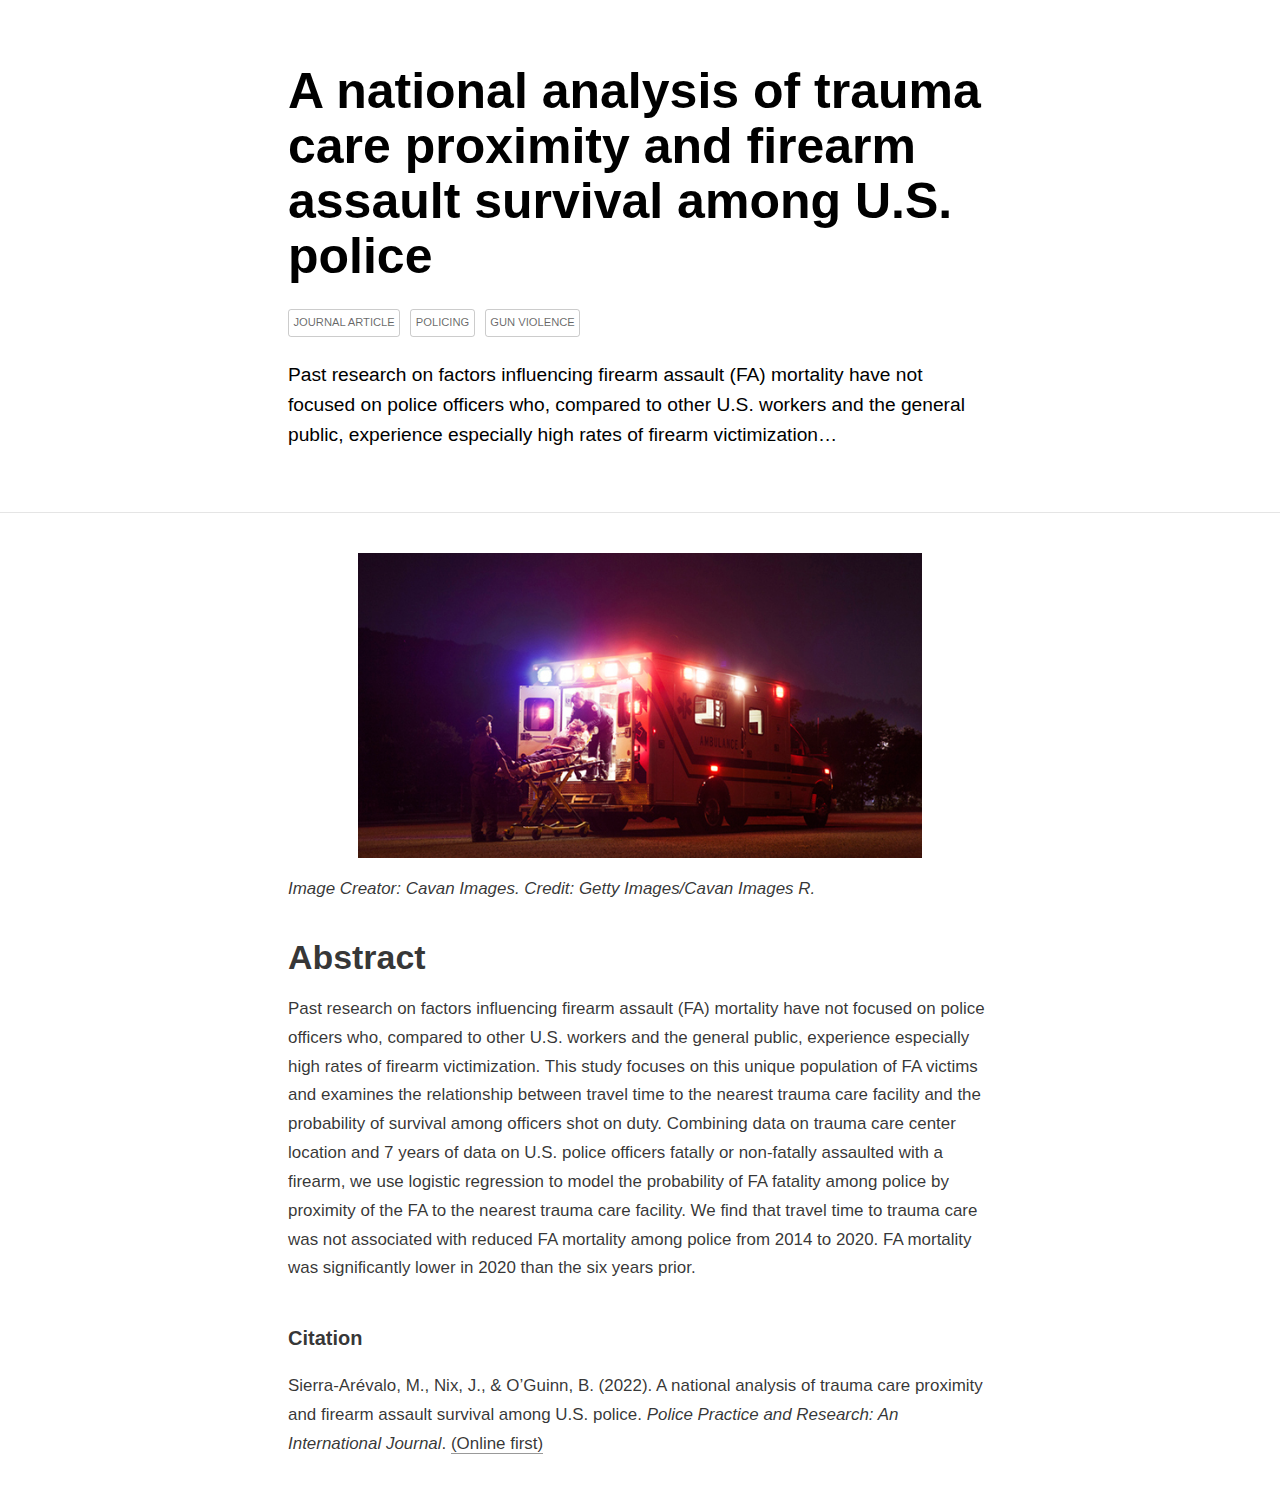
<file: _posts/2022-09-06-policetrauma/policetrauma.html>
<!DOCTYPE html>

<html xmlns="http://www.w3.org/1999/xhtml" lang="" xml:lang="">

<head>
  <meta charset="utf-8"/>
  <meta name="viewport" content="width=device-width, initial-scale=1"/>
  <meta http-equiv="X-UA-Compatible" content="IE=Edge,chrome=1"/>
  <meta name="generator" content="distill" />

  <style type="text/css">
  /* Hide doc at startup (prevent jankiness while JS renders/transforms) */
  body {
    visibility: hidden;
  }
  </style>

 <!--radix_placeholder_import_source-->
 <!--/radix_placeholder_import_source-->

<style type="text/css">code{white-space: pre;}</style>
<style type="text/css" data-origin="pandoc">
pre > code.sourceCode { white-space: pre; position: relative; }
pre > code.sourceCode > span { display: inline-block; line-height: 1.25; }
pre > code.sourceCode > span:empty { height: 1.2em; }
.sourceCode { overflow: visible; }
code.sourceCode > span { color: inherit; text-decoration: inherit; }
div.sourceCode { margin: 1em 0; }
pre.sourceCode { margin: 0; }
@media screen {
div.sourceCode { overflow: auto; }
}
@media print {
pre > code.sourceCode { white-space: pre-wrap; }
pre > code.sourceCode > span { text-indent: -5em; padding-left: 5em; }
}
pre.numberSource code
  { counter-reset: source-line 0; }
pre.numberSource code > span
  { position: relative; left: -4em; counter-increment: source-line; }
pre.numberSource code > span > a:first-child::before
  { content: counter(source-line);
    position: relative; left: -1em; text-align: right; vertical-align: baseline;
    border: none; display: inline-block;
    -webkit-touch-callout: none; -webkit-user-select: none;
    -khtml-user-select: none; -moz-user-select: none;
    -ms-user-select: none; user-select: none;
    padding: 0 4px; width: 4em;
    color: #aaaaaa;
  }
pre.numberSource { margin-left: 3em; border-left: 1px solid #aaaaaa;  padding-left: 4px; }
div.sourceCode
  { color: #00769e; background-color: #f1f3f5; }
@media screen {
pre > code.sourceCode > span > a:first-child::before { text-decoration: underline; }
}
code span { color: #00769e; } /* Normal */
code span.al { color: #ad0000; } /* Alert */
code span.an { color: #5e5e5e; } /* Annotation */
code span.at { color: #657422; } /* Attribute */
code span.bn { color: #ad0000; } /* BaseN */
code span.bu { } /* BuiltIn */
code span.cf { color: #00769e; } /* ControlFlow */
code span.ch { color: #20794d; } /* Char */
code span.cn { color: #8f5902; } /* Constant */
code span.co { color: #5e5e5e; } /* Comment */
code span.cv { color: #5e5e5e; font-style: italic; } /* CommentVar */
code span.do { color: #5e5e5e; font-style: italic; } /* Documentation */
code span.dt { color: #ad0000; } /* DataType */
code span.dv { color: #ad0000; } /* DecVal */
code span.er { color: #ad0000; } /* Error */
code span.ex { } /* Extension */
code span.fl { color: #ad0000; } /* Float */
code span.fu { color: #4758ab; } /* Function */
code span.im { } /* Import */
code span.in { color: #5e5e5e; } /* Information */
code span.kw { color: #00769e; } /* Keyword */
code span.op { color: #5e5e5e; } /* Operator */
code span.ot { color: #00769e; } /* Other */
code span.pp { color: #ad0000; } /* Preprocessor */
code span.sc { color: #5e5e5e; } /* SpecialChar */
code span.ss { color: #20794d; } /* SpecialString */
code span.st { color: #20794d; } /* String */
code span.va { color: #111111; } /* Variable */
code span.vs { color: #20794d; } /* VerbatimString */
code span.wa { color: #5e5e5e; font-style: italic; } /* Warning */
</style>


  <!--radix_placeholder_meta_tags-->
  <title>A national analysis of trauma care proximity and firearm assault survival among U.S. police</title>

  <meta property="description" itemprop="description" content="Past research on factors influencing firearm assault (FA) mortality have not focused on police officers who, compared to other U.S. workers and the general public, experience especially high rates of firearm victimization..."/>


  <!--  https://schema.org/Article -->
  <meta property="article:published" itemprop="datePublished" content="2022-09-06"/>
  <meta property="article:created" itemprop="dateCreated" content="2022-09-06"/>

  <!--  https://developers.facebook.com/docs/sharing/webmasters#markup -->
  <meta property="og:title" content="A national analysis of trauma care proximity and firearm assault survival among U.S. police"/>
  <meta property="og:type" content="article"/>
  <meta property="og:description" content="Past research on factors influencing firearm assault (FA) mortality have not focused on police officers who, compared to other U.S. workers and the general public, experience especially high rates of firearm victimization..."/>
  <meta property="og:locale" content="en_US"/>

  <!--  https://dev.twitter.com/cards/types/summary -->
  <meta property="twitter:card" content="summary"/>
  <meta property="twitter:title" content="A national analysis of trauma care proximity and firearm assault survival among U.S. police"/>
  <meta property="twitter:description" content="Past research on factors influencing firearm assault (FA) mortality have not focused on police officers who, compared to other U.S. workers and the general public, experience especially high rates of firearm victimization..."/>

  <!--/radix_placeholder_meta_tags-->
  <!--radix_placeholder_rmarkdown_metadata-->

  <script type="text/json" id="radix-rmarkdown-metadata">
  {"type":"list","attributes":{"names":{"type":"character","attributes":{},"value":["title","categories","description","date","output"]}},"value":[{"type":"character","attributes":{},"value":["A national analysis of trauma care proximity and firearm assault survival among U.S. police"]},{"type":"character","attributes":{},"value":["Journal Article","Policing","Gun Violence"]},{"type":"character","attributes":{},"value":["Past research on factors influencing firearm assault (FA) mortality have not focused on police officers who, compared to other U.S. workers and the general public, experience especially high rates of firearm victimization...\n"]},{"type":"character","attributes":{},"value":["2022-09-06"]},{"type":"list","attributes":{"names":{"type":"character","attributes":{},"value":["distill::distill_article"]}},"value":[{"type":"list","attributes":{"names":{"type":"character","attributes":{},"value":["self_contained"]}},"value":[{"type":"logical","attributes":{},"value":[false]}]}]}]}
  </script>
  <!--/radix_placeholder_rmarkdown_metadata-->
  
  <script type="text/json" id="radix-resource-manifest">
  {"type":"character","attributes":{},"value":["images/ambulance.jpg","policetrauma_files/anchor-4.2.2/anchor.min.js","policetrauma_files/bowser-1.9.3/bowser.min.js","policetrauma_files/distill-2.2.21/template.v2.js","policetrauma_files/header-attrs-2.16/header-attrs.js","policetrauma_files/jquery-3.6.0/jquery-3.6.0.js","policetrauma_files/jquery-3.6.0/jquery-3.6.0.min.js","policetrauma_files/jquery-3.6.0/jquery-3.6.0.min.map","policetrauma_files/popper-2.6.0/popper.min.js","policetrauma_files/tippy-6.2.7/tippy-bundle.umd.min.js","policetrauma_files/tippy-6.2.7/tippy-light-border.css","policetrauma_files/tippy-6.2.7/tippy.css","policetrauma_files/tippy-6.2.7/tippy.umd.min.js","policetrauma_files/webcomponents-2.0.0/webcomponents.js"]}
  </script>
  <!--radix_placeholder_navigation_in_header-->
  <!--/radix_placeholder_navigation_in_header-->
  <!--radix_placeholder_distill-->

  <style type="text/css">

  body {
    background-color: white;
  }

  .pandoc-table {
    width: 100%;
  }

  .pandoc-table>caption {
    margin-bottom: 10px;
  }

  .pandoc-table th:not([align]) {
    text-align: left;
  }

  .pagedtable-footer {
    font-size: 15px;
  }

  d-byline .byline {
    grid-template-columns: 2fr 2fr;
  }

  d-byline .byline h3 {
    margin-block-start: 1.5em;
  }

  d-byline .byline .authors-affiliations h3 {
    margin-block-start: 0.5em;
  }

  .authors-affiliations .orcid-id {
    width: 16px;
    height:16px;
    margin-left: 4px;
    margin-right: 4px;
    vertical-align: middle;
    padding-bottom: 2px;
  }

  d-title .dt-tags {
    margin-top: 1em;
    grid-column: text;
  }

  .dt-tags .dt-tag {
    text-decoration: none;
    display: inline-block;
    color: rgba(0,0,0,0.6);
    padding: 0em 0.4em;
    margin-right: 0.5em;
    margin-bottom: 0.4em;
    font-size: 70%;
    border: 1px solid rgba(0,0,0,0.2);
    border-radius: 3px;
    text-transform: uppercase;
    font-weight: 500;
  }

  d-article table.gt_table td,
  d-article table.gt_table th {
    border-bottom: none;
  }

  .html-widget {
    margin-bottom: 2.0em;
  }

  .l-screen-inset {
    padding-right: 16px;
  }

  .l-screen .caption {
    margin-left: 10px;
  }

  .shaded {
    background: rgb(247, 247, 247);
    padding-top: 20px;
    padding-bottom: 20px;
    border-top: 1px solid rgba(0, 0, 0, 0.1);
    border-bottom: 1px solid rgba(0, 0, 0, 0.1);
  }

  .shaded .html-widget {
    margin-bottom: 0;
    border: 1px solid rgba(0, 0, 0, 0.1);
  }

  .shaded .shaded-content {
    background: white;
  }

  .text-output {
    margin-top: 0;
    line-height: 1.5em;
  }

  .hidden {
    display: none !important;
  }

  d-article {
    padding-top: 2.5rem;
    padding-bottom: 30px;
  }

  d-appendix {
    padding-top: 30px;
  }

  d-article>p>img {
    width: 100%;
  }

  d-article h2 {
    margin: 1rem 0 1.5rem 0;
  }

  d-article h3 {
    margin-top: 1.5rem;
  }

  d-article iframe {
    border: 1px solid rgba(0, 0, 0, 0.1);
    margin-bottom: 2.0em;
    width: 100%;
  }

  /* Tweak code blocks */

  d-article div.sourceCode code,
  d-article pre code {
    font-family: Consolas, Monaco, 'Andale Mono', 'Ubuntu Mono', monospace;
  }

  d-article pre,
  d-article div.sourceCode,
  d-article div.sourceCode pre {
    overflow: auto;
  }

  d-article div.sourceCode {
    background-color: white;
  }

  d-article div.sourceCode pre {
    padding-left: 10px;
    font-size: 12px;
    border-left: 2px solid rgba(0,0,0,0.1);
  }

  d-article pre {
    font-size: 12px;
    color: black;
    background: none;
    margin-top: 0;
    text-align: left;
    white-space: pre;
    word-spacing: normal;
    word-break: normal;
    word-wrap: normal;
    line-height: 1.5;

    -moz-tab-size: 4;
    -o-tab-size: 4;
    tab-size: 4;

    -webkit-hyphens: none;
    -moz-hyphens: none;
    -ms-hyphens: none;
    hyphens: none;
  }

  d-article pre a {
    border-bottom: none;
  }

  d-article pre a:hover {
    border-bottom: none;
    text-decoration: underline;
  }

  d-article details {
    grid-column: text;
    margin-bottom: 0.8em;
  }

  @media(min-width: 768px) {

  d-article pre,
  d-article div.sourceCode,
  d-article div.sourceCode pre {
    overflow: visible !important;
  }

  d-article div.sourceCode pre {
    padding-left: 18px;
    font-size: 14px;
  }

  d-article pre {
    font-size: 14px;
  }

  }

  figure img.external {
    background: white;
    border: 1px solid rgba(0, 0, 0, 0.1);
    box-shadow: 0 1px 8px rgba(0, 0, 0, 0.1);
    padding: 18px;
    box-sizing: border-box;
  }

  /* CSS for d-contents */

  .d-contents {
    grid-column: text;
    color: rgba(0,0,0,0.8);
    font-size: 0.9em;
    padding-bottom: 1em;
    margin-bottom: 1em;
    padding-bottom: 0.5em;
    margin-bottom: 1em;
    padding-left: 0.25em;
    justify-self: start;
  }

  @media(min-width: 1000px) {
    .d-contents.d-contents-float {
      height: 0;
      grid-column-start: 1;
      grid-column-end: 4;
      justify-self: center;
      padding-right: 3em;
      padding-left: 2em;
    }
  }

  .d-contents nav h3 {
    font-size: 18px;
    margin-top: 0;
    margin-bottom: 1em;
  }

  .d-contents li {
    list-style-type: none
  }

  .d-contents nav > ul {
    padding-left: 0;
  }

  .d-contents ul {
    padding-left: 1em
  }

  .d-contents nav ul li {
    margin-top: 0.6em;
    margin-bottom: 0.2em;
  }

  .d-contents nav a {
    font-size: 13px;
    border-bottom: none;
    text-decoration: none
    color: rgba(0, 0, 0, 0.8);
  }

  .d-contents nav a:hover {
    text-decoration: underline solid rgba(0, 0, 0, 0.6)
  }

  .d-contents nav > ul > li > a {
    font-weight: 600;
  }

  .d-contents nav > ul > li > ul {
    font-weight: inherit;
  }

  .d-contents nav > ul > li > ul > li {
    margin-top: 0.2em;
  }


  .d-contents nav ul {
    margin-top: 0;
    margin-bottom: 0.25em;
  }

  .d-article-with-toc h2:nth-child(2) {
    margin-top: 0;
  }


  /* Figure */

  .figure {
    position: relative;
    margin-bottom: 2.5em;
    margin-top: 1.5em;
  }

  .figure .caption {
    color: rgba(0, 0, 0, 0.6);
    font-size: 12px;
    line-height: 1.5em;
  }

  .figure img.external {
    background: white;
    border: 1px solid rgba(0, 0, 0, 0.1);
    box-shadow: 0 1px 8px rgba(0, 0, 0, 0.1);
    padding: 18px;
    box-sizing: border-box;
  }

  .figure .caption a {
    color: rgba(0, 0, 0, 0.6);
  }

  .figure .caption b,
  .figure .caption strong, {
    font-weight: 600;
    color: rgba(0, 0, 0, 1.0);
  }

  /* Citations */

  d-article .citation {
    color: inherit;
    cursor: inherit;
  }

  div.hanging-indent{
    margin-left: 1em; text-indent: -1em;
  }

  /* Citation hover box */

  .tippy-box[data-theme~=light-border] {
    background-color: rgba(250, 250, 250, 0.95);
  }

  .tippy-content > p {
    margin-bottom: 0;
    padding: 2px;
  }


  /* Tweak 1000px media break to show more text */

  @media(min-width: 1000px) {
    .base-grid,
    distill-header,
    d-title,
    d-abstract,
    d-article,
    d-appendix,
    distill-appendix,
    d-byline,
    d-footnote-list,
    d-citation-list,
    distill-footer {
      grid-template-columns: [screen-start] 1fr [page-start kicker-start] 80px [middle-start] 50px [text-start kicker-end] 65px 65px 65px 65px 65px 65px 65px 65px [text-end gutter-start] 65px [middle-end] 65px [page-end gutter-end] 1fr [screen-end];
      grid-column-gap: 16px;
    }

    .grid {
      grid-column-gap: 16px;
    }

    d-article {
      font-size: 1.06rem;
      line-height: 1.7em;
    }
    figure .caption, .figure .caption, figure figcaption {
      font-size: 13px;
    }
  }

  @media(min-width: 1180px) {
    .base-grid,
    distill-header,
    d-title,
    d-abstract,
    d-article,
    d-appendix,
    distill-appendix,
    d-byline,
    d-footnote-list,
    d-citation-list,
    distill-footer {
      grid-template-columns: [screen-start] 1fr [page-start kicker-start] 60px [middle-start] 60px [text-start kicker-end] 60px 60px 60px 60px 60px 60px 60px 60px [text-end gutter-start] 60px [middle-end] 60px [page-end gutter-end] 1fr [screen-end];
      grid-column-gap: 32px;
    }

    .grid {
      grid-column-gap: 32px;
    }
  }


  /* Get the citation styles for the appendix (not auto-injected on render since
     we do our own rendering of the citation appendix) */

  d-appendix .citation-appendix,
  .d-appendix .citation-appendix {
    font-size: 11px;
    line-height: 15px;
    border-left: 1px solid rgba(0, 0, 0, 0.1);
    padding-left: 18px;
    border: 1px solid rgba(0,0,0,0.1);
    background: rgba(0, 0, 0, 0.02);
    padding: 10px 18px;
    border-radius: 3px;
    color: rgba(150, 150, 150, 1);
    overflow: hidden;
    margin-top: -12px;
    white-space: pre-wrap;
    word-wrap: break-word;
  }

  /* Include appendix styles here so they can be overridden */

  d-appendix {
    contain: layout style;
    font-size: 0.8em;
    line-height: 1.7em;
    margin-top: 60px;
    margin-bottom: 0;
    border-top: 1px solid rgba(0, 0, 0, 0.1);
    color: rgba(0,0,0,0.5);
    padding-top: 60px;
    padding-bottom: 48px;
  }

  d-appendix h3 {
    grid-column: page-start / text-start;
    font-size: 15px;
    font-weight: 500;
    margin-top: 1em;
    margin-bottom: 0;
    color: rgba(0,0,0,0.65);
  }

  d-appendix h3 + * {
    margin-top: 1em;
  }

  d-appendix ol {
    padding: 0 0 0 15px;
  }

  @media (min-width: 768px) {
    d-appendix ol {
      padding: 0 0 0 30px;
      margin-left: -30px;
    }
  }

  d-appendix li {
    margin-bottom: 1em;
  }

  d-appendix a {
    color: rgba(0, 0, 0, 0.6);
  }

  d-appendix > * {
    grid-column: text;
  }

  d-appendix > d-footnote-list,
  d-appendix > d-citation-list,
  d-appendix > distill-appendix {
    grid-column: screen;
  }

  /* Include footnote styles here so they can be overridden */

  d-footnote-list {
    contain: layout style;
  }

  d-footnote-list > * {
    grid-column: text;
  }

  d-footnote-list a.footnote-backlink {
    color: rgba(0,0,0,0.3);
    padding-left: 0.5em;
  }



  /* Anchor.js */

  .anchorjs-link {
    /*transition: all .25s linear; */
    text-decoration: none;
    border-bottom: none;
  }
  *:hover > .anchorjs-link {
    margin-left: -1.125em !important;
    text-decoration: none;
    border-bottom: none;
  }

  /* Social footer */

  .social_footer {
    margin-top: 30px;
    margin-bottom: 0;
    color: rgba(0,0,0,0.67);
  }

  .disqus-comments {
    margin-right: 30px;
  }

  .disqus-comment-count {
    border-bottom: 1px solid rgba(0, 0, 0, 0.4);
    cursor: pointer;
  }

  #disqus_thread {
    margin-top: 30px;
  }

  .article-sharing a {
    border-bottom: none;
    margin-right: 8px;
  }

  .article-sharing a:hover {
    border-bottom: none;
  }

  .sidebar-section.subscribe {
    font-size: 12px;
    line-height: 1.6em;
  }

  .subscribe p {
    margin-bottom: 0.5em;
  }


  .article-footer .subscribe {
    font-size: 15px;
    margin-top: 45px;
  }


  .sidebar-section.custom {
    font-size: 12px;
    line-height: 1.6em;
  }

  .custom p {
    margin-bottom: 0.5em;
  }

  /* Styles for listing layout (hide title) */
  .layout-listing d-title, .layout-listing .d-title {
    display: none;
  }

  /* Styles for posts lists (not auto-injected) */


  .posts-with-sidebar {
    padding-left: 45px;
    padding-right: 45px;
  }

  .posts-list .description h2,
  .posts-list .description p {
    font-family: -apple-system, BlinkMacSystemFont, "Segoe UI", Roboto, Oxygen, Ubuntu, Cantarell, "Fira Sans", "Droid Sans", "Helvetica Neue", Arial, sans-serif;
  }

  .posts-list .description h2 {
    font-weight: 700;
    border-bottom: none;
    padding-bottom: 0;
  }

  .posts-list h2.post-tag {
    border-bottom: 1px solid rgba(0, 0, 0, 0.2);
    padding-bottom: 12px;
  }
  .posts-list {
    margin-top: 60px;
    margin-bottom: 24px;
  }

  .posts-list .post-preview {
    text-decoration: none;
    overflow: hidden;
    display: block;
    border-bottom: 1px solid rgba(0, 0, 0, 0.1);
    padding: 24px 0;
  }

  .post-preview-last {
    border-bottom: none !important;
  }

  .posts-list .posts-list-caption {
    grid-column: screen;
    font-weight: 400;
  }

  .posts-list .post-preview h2 {
    margin: 0 0 6px 0;
    line-height: 1.2em;
    font-style: normal;
    font-size: 24px;
  }

  .posts-list .post-preview p {
    margin: 0 0 12px 0;
    line-height: 1.4em;
    font-size: 16px;
  }

  .posts-list .post-preview .thumbnail {
    box-sizing: border-box;
    margin-bottom: 24px;
    position: relative;
    max-width: 500px;
  }
  .posts-list .post-preview img {
    width: 100%;
    display: block;
  }

  .posts-list .metadata {
    font-size: 12px;
    line-height: 1.4em;
    margin-bottom: 18px;
  }

  .posts-list .metadata > * {
    display: inline-block;
  }

  .posts-list .metadata .publishedDate {
    margin-right: 2em;
  }

  .posts-list .metadata .dt-authors {
    display: block;
    margin-top: 0.3em;
    margin-right: 2em;
  }

  .posts-list .dt-tags {
    display: block;
    line-height: 1em;
  }

  .posts-list .dt-tags .dt-tag {
    display: inline-block;
    color: rgba(0,0,0,0.6);
    padding: 0.3em 0.4em;
    margin-right: 0.2em;
    margin-bottom: 0.4em;
    font-size: 60%;
    border: 1px solid rgba(0,0,0,0.2);
    border-radius: 3px;
    text-transform: uppercase;
    font-weight: 500;
  }

  .posts-list img {
    opacity: 1;
  }

  .posts-list img[data-src] {
    opacity: 0;
  }

  .posts-more {
    clear: both;
  }


  .posts-sidebar {
    font-size: 16px;
  }

  .posts-sidebar h3 {
    font-size: 16px;
    margin-top: 0;
    margin-bottom: 0.5em;
    font-weight: 400;
    text-transform: uppercase;
  }

  .sidebar-section {
    margin-bottom: 30px;
  }

  .categories ul {
    list-style-type: none;
    margin: 0;
    padding: 0;
  }

  .categories li {
    color: rgba(0, 0, 0, 0.8);
    margin-bottom: 0;
  }

  .categories li>a {
    border-bottom: none;
  }

  .categories li>a:hover {
    border-bottom: 1px solid rgba(0, 0, 0, 0.4);
  }

  .categories .active {
    font-weight: 600;
  }

  .categories .category-count {
    color: rgba(0, 0, 0, 0.4);
  }


  @media(min-width: 768px) {
    .posts-list .post-preview h2 {
      font-size: 26px;
    }
    .posts-list .post-preview .thumbnail {
      float: right;
      width: 30%;
      margin-bottom: 0;
    }
    .posts-list .post-preview .description {
      float: left;
      width: 45%;
    }
    .posts-list .post-preview .metadata {
      float: left;
      width: 20%;
      margin-top: 8px;
    }
    .posts-list .post-preview p {
      margin: 0 0 12px 0;
      line-height: 1.5em;
      font-size: 16px;
    }
    .posts-with-sidebar .posts-list {
      float: left;
      width: 75%;
    }
    .posts-with-sidebar .posts-sidebar {
      float: right;
      width: 20%;
      margin-top: 60px;
      padding-top: 24px;
      padding-bottom: 24px;
    }
  }


  /* Improve display for browsers without grid (IE/Edge <= 15) */

  .downlevel {
    line-height: 1.6em;
    font-family: -apple-system, BlinkMacSystemFont, "Segoe UI", Roboto, Oxygen, Ubuntu, Cantarell, "Fira Sans", "Droid Sans", "Helvetica Neue", Arial, sans-serif;
    margin: 0;
  }

  .downlevel .d-title {
    padding-top: 6rem;
    padding-bottom: 1.5rem;
  }

  .downlevel .d-title h1 {
    font-size: 50px;
    font-weight: 700;
    line-height: 1.1em;
    margin: 0 0 0.5rem;
  }

  .downlevel .d-title p {
    font-weight: 300;
    font-size: 1.2rem;
    line-height: 1.55em;
    margin-top: 0;
  }

  .downlevel .d-byline {
    padding-top: 0.8em;
    padding-bottom: 0.8em;
    font-size: 0.8rem;
    line-height: 1.8em;
  }

  .downlevel .section-separator {
    border: none;
    border-top: 1px solid rgba(0, 0, 0, 0.1);
  }

  .downlevel .d-article {
    font-size: 1.06rem;
    line-height: 1.7em;
    padding-top: 1rem;
    padding-bottom: 2rem;
  }


  .downlevel .d-appendix {
    padding-left: 0;
    padding-right: 0;
    max-width: none;
    font-size: 0.8em;
    line-height: 1.7em;
    margin-bottom: 0;
    color: rgba(0,0,0,0.5);
    padding-top: 40px;
    padding-bottom: 48px;
  }

  .downlevel .footnotes ol {
    padding-left: 13px;
  }

  .downlevel .base-grid,
  .downlevel .distill-header,
  .downlevel .d-title,
  .downlevel .d-abstract,
  .downlevel .d-article,
  .downlevel .d-appendix,
  .downlevel .distill-appendix,
  .downlevel .d-byline,
  .downlevel .d-footnote-list,
  .downlevel .d-citation-list,
  .downlevel .distill-footer,
  .downlevel .appendix-bottom,
  .downlevel .posts-container {
    padding-left: 40px;
    padding-right: 40px;
  }

  @media(min-width: 768px) {
    .downlevel .base-grid,
    .downlevel .distill-header,
    .downlevel .d-title,
    .downlevel .d-abstract,
    .downlevel .d-article,
    .downlevel .d-appendix,
    .downlevel .distill-appendix,
    .downlevel .d-byline,
    .downlevel .d-footnote-list,
    .downlevel .d-citation-list,
    .downlevel .distill-footer,
    .downlevel .appendix-bottom,
    .downlevel .posts-container {
    padding-left: 150px;
    padding-right: 150px;
    max-width: 900px;
  }
  }

  .downlevel pre code {
    display: block;
    border-left: 2px solid rgba(0, 0, 0, .1);
    padding: 0 0 0 20px;
    font-size: 14px;
  }

  .downlevel code, .downlevel pre {
    color: black;
    background: none;
    font-family: Consolas, Monaco, 'Andale Mono', 'Ubuntu Mono', monospace;
    text-align: left;
    white-space: pre;
    word-spacing: normal;
    word-break: normal;
    word-wrap: normal;
    line-height: 1.5;

    -moz-tab-size: 4;
    -o-tab-size: 4;
    tab-size: 4;

    -webkit-hyphens: none;
    -moz-hyphens: none;
    -ms-hyphens: none;
    hyphens: none;
  }

  .downlevel .posts-list .post-preview {
    color: inherit;
  }



  </style>

  <script type="application/javascript">

  function is_downlevel_browser() {
    if (bowser.isUnsupportedBrowser({ msie: "12", msedge: "16"},
                                   window.navigator.userAgent)) {
      return true;
    } else {
      return window.load_distill_framework === undefined;
    }
  }

  // show body when load is complete
  function on_load_complete() {

    // add anchors
    if (window.anchors) {
      window.anchors.options.placement = 'left';
      window.anchors.add('d-article > h2, d-article > h3, d-article > h4, d-article > h5');
    }


    // set body to visible
    document.body.style.visibility = 'visible';

    // force redraw for leaflet widgets
    if (window.HTMLWidgets) {
      var maps = window.HTMLWidgets.findAll(".leaflet");
      $.each(maps, function(i, el) {
        var map = this.getMap();
        map.invalidateSize();
        map.eachLayer(function(layer) {
          if (layer instanceof L.TileLayer)
            layer.redraw();
        });
      });
    }

    // trigger 'shown' so htmlwidgets resize
    $('d-article').trigger('shown');
  }

  function init_distill() {

    init_common();

    // create front matter
    var front_matter = $('<d-front-matter></d-front-matter>');
    $('#distill-front-matter').wrap(front_matter);

    // create d-title
    $('.d-title').changeElementType('d-title');

    // create d-byline
    var byline = $('<d-byline></d-byline>');
    $('.d-byline').replaceWith(byline);

    // create d-article
    var article = $('<d-article></d-article>');
    $('.d-article').wrap(article).children().unwrap();

    // move posts container into article
    $('.posts-container').appendTo($('d-article'));

    // create d-appendix
    $('.d-appendix').changeElementType('d-appendix');

    // flag indicating that we have appendix items
    var appendix = $('.appendix-bottom').children('h3').length > 0;

    // replace footnotes with <d-footnote>
    $('.footnote-ref').each(function(i, val) {
      appendix = true;
      var href = $(this).attr('href');
      var id = href.replace('#', '');
      var fn = $('#' + id);
      var fn_p = $('#' + id + '>p');
      fn_p.find('.footnote-back').remove();
      var text = fn_p.html();
      var dtfn = $('<d-footnote></d-footnote>');
      dtfn.html(text);
      $(this).replaceWith(dtfn);
    });
    // remove footnotes
    $('.footnotes').remove();

    // move refs into #references-listing
    $('#references-listing').replaceWith($('#refs'));

    $('h1.appendix, h2.appendix').each(function(i, val) {
      $(this).changeElementType('h3');
    });
    $('h3.appendix').each(function(i, val) {
      var id = $(this).attr('id');
      $('.d-contents a[href="#' + id + '"]').parent().remove();
      appendix = true;
      $(this).nextUntil($('h1, h2, h3')).addBack().appendTo($('d-appendix'));
    });

    // show d-appendix if we have appendix content
    $("d-appendix").css('display', appendix ? 'grid' : 'none');

    // localize layout chunks to just output
    $('.layout-chunk').each(function(i, val) {

      // capture layout
      var layout = $(this).attr('data-layout');

      // apply layout to markdown level block elements
      var elements = $(this).children().not('details, div.sourceCode, pre, script');
      elements.each(function(i, el) {
        var layout_div = $('<div class="' + layout + '"></div>');
        if (layout_div.hasClass('shaded')) {
          var shaded_content = $('<div class="shaded-content"></div>');
          $(this).wrap(shaded_content);
          $(this).parent().wrap(layout_div);
        } else {
          $(this).wrap(layout_div);
        }
      });


      // unwrap the layout-chunk div
      $(this).children().unwrap();
    });

    // remove code block used to force  highlighting css
    $('.distill-force-highlighting-css').parent().remove();

    // remove empty line numbers inserted by pandoc when using a
    // custom syntax highlighting theme
    $('code.sourceCode a:empty').remove();

    // load distill framework
    load_distill_framework();

    // wait for window.distillRunlevel == 4 to do post processing
    function distill_post_process() {

      if (!window.distillRunlevel || window.distillRunlevel < 4)
        return;

      // hide author/affiliations entirely if we have no authors
      var front_matter = JSON.parse($("#distill-front-matter").html());
      var have_authors = front_matter.authors && front_matter.authors.length > 0;
      if (!have_authors)
        $('d-byline').addClass('hidden');

      // article with toc class
      $('.d-contents').parent().addClass('d-article-with-toc');

      // strip links that point to #
      $('.authors-affiliations').find('a[href="#"]').removeAttr('href');

      // add orcid ids
      $('.authors-affiliations').find('.author').each(function(i, el) {
        var orcid_id = front_matter.authors[i].orcidID;
        if (orcid_id) {
          var a = $('<a></a>');
          a.attr('href', 'https://orcid.org/' + orcid_id);
          var img = $('<img></img>');
          img.addClass('orcid-id');
          img.attr('alt', 'ORCID ID');
          img.attr('src','[data-uri]');
          a.append(img);
          $(this).append(a);
        }
      });

      // hide elements of author/affiliations grid that have no value
      function hide_byline_column(caption) {
        $('d-byline').find('h3:contains("' + caption + '")').parent().css('visibility', 'hidden');
      }

      // affiliations
      var have_affiliations = false;
      for (var i = 0; i<front_matter.authors.length; ++i) {
        var author = front_matter.authors[i];
        if (author.affiliation !== "&nbsp;") {
          have_affiliations = true;
          break;
        }
      }
      if (!have_affiliations)
        $('d-byline').find('h3:contains("Affiliations")').css('visibility', 'hidden');

      // published date
      if (!front_matter.publishedDate)
        hide_byline_column("Published");

      // document object identifier
      var doi = $('d-byline').find('h3:contains("DOI")');
      var doi_p = doi.next().empty();
      if (!front_matter.doi) {
        // if we have a citation and valid citationText then link to that
        if ($('#citation').length > 0 && front_matter.citationText) {
          doi.html('Citation');
          $('<a href="#citation"></a>')
            .text(front_matter.citationText)
            .appendTo(doi_p);
        } else {
          hide_byline_column("DOI");
        }
      } else {
        $('<a></a>')
           .attr('href', "https://doi.org/" + front_matter.doi)
           .html(front_matter.doi)
           .appendTo(doi_p);
      }

       // change plural form of authors/affiliations
      if (front_matter.authors.length === 1) {
        var grid = $('.authors-affiliations');
        grid.children('h3:contains("Authors")').text('Author');
        grid.children('h3:contains("Affiliations")').text('Affiliation');
      }

      // remove d-appendix and d-footnote-list local styles
      $('d-appendix > style:first-child').remove();
      $('d-footnote-list > style:first-child').remove();

      // move appendix-bottom entries to the bottom
      $('.appendix-bottom').appendTo('d-appendix').children().unwrap();
      $('.appendix-bottom').remove();

      // hoverable references
      $('span.citation[data-cites]').each(function() {
        if ($(this).children()[0].nodeName == "D-FOOTNOTE") {
          var fn = $(this).children()[0]
          $(this).html(fn.shadowRoot.querySelector("sup"))
          $(this).id = fn.id
          fn.remove()
        }
        var refs = $(this).attr('data-cites').split(" ");
        var refHtml = refs.map(function(ref) {
          return "<p>" + $('#ref-' + ref).html() + "</p>";
        }).join("\n");
        window.tippy(this, {
          allowHTML: true,
          content: refHtml,
          maxWidth: 500,
          interactive: true,
          interactiveBorder: 10,
          theme: 'light-border',
          placement: 'bottom-start'
        });
      });

      // fix footnotes in tables (#411)
      // replacing broken distill.pub feature
      $('table d-footnote').each(function() {
        // we replace internal showAtNode methode which is triggered when hovering a footnote
        this.hoverBox.showAtNode = function(node) {
          // ported from https://github.com/distillpub/template/pull/105/files
          calcOffset = function(elem) {
              let x = elem.offsetLeft;
              let y = elem.offsetTop;
              // Traverse upwards until an `absolute` element is found or `elem`
              // becomes null.
              while (elem = elem.offsetParent && elem.style.position != 'absolute') {
                  x += elem.offsetLeft;
                  y += elem.offsetTop;
              }

              return { left: x, top: y };
          }
          // https://developer.mozilla.org/en-US/docs/Web/API/HTMLElement/offsetTop
          const bbox = node.getBoundingClientRect();
          const offset = calcOffset(node);
          this.show([offset.left + bbox.width, offset.top + bbox.height]);
        }
      })

      // clear polling timer
      clearInterval(tid);

      // show body now that everything is ready
      on_load_complete();
    }

    var tid = setInterval(distill_post_process, 50);
    distill_post_process();

  }

  function init_downlevel() {

    init_common();

     // insert hr after d-title
    $('.d-title').after($('<hr class="section-separator"/>'));

    // check if we have authors
    var front_matter = JSON.parse($("#distill-front-matter").html());
    var have_authors = front_matter.authors && front_matter.authors.length > 0;

    // manage byline/border
    if (!have_authors)
      $('.d-byline').remove();
    $('.d-byline').after($('<hr class="section-separator"/>'));
    $('.d-byline a').remove();

    // remove toc
    $('.d-contents').remove();

    // move appendix elements
    $('h1.appendix, h2.appendix').each(function(i, val) {
      $(this).changeElementType('h3');
    });
    $('h3.appendix').each(function(i, val) {
      $(this).nextUntil($('h1, h2, h3')).addBack().appendTo($('.d-appendix'));
    });


    // inject headers into references and footnotes
    var refs_header = $('<h3></h3>');
    refs_header.text('References');
    $('#refs').prepend(refs_header);

    var footnotes_header = $('<h3></h3');
    footnotes_header.text('Footnotes');
    $('.footnotes').children('hr').first().replaceWith(footnotes_header);

    // move appendix-bottom entries to the bottom
    $('.appendix-bottom').appendTo('.d-appendix').children().unwrap();
    $('.appendix-bottom').remove();

    // remove appendix if it's empty
    if ($('.d-appendix').children().length === 0)
      $('.d-appendix').remove();

    // prepend separator above appendix
    $('.d-appendix').before($('<hr class="section-separator" style="clear: both"/>'));

    // trim code
    $('pre>code').each(function(i, val) {
      $(this).html($.trim($(this).html()));
    });

    // move posts-container right before article
    $('.posts-container').insertBefore($('.d-article'));

    $('body').addClass('downlevel');

    on_load_complete();
  }


  function init_common() {

    // jquery plugin to change element types
    (function($) {
      $.fn.changeElementType = function(newType) {
        var attrs = {};

        $.each(this[0].attributes, function(idx, attr) {
          attrs[attr.nodeName] = attr.nodeValue;
        });

        this.replaceWith(function() {
          return $("<" + newType + "/>", attrs).append($(this).contents());
        });
      };
    })(jQuery);

    // prevent underline for linked images
    $('a > img').parent().css({'border-bottom' : 'none'});

    // mark non-body figures created by knitr chunks as 100% width
    $('.layout-chunk').each(function(i, val) {
      var figures = $(this).find('img, .html-widget');
      // ignore leaflet img layers (#106)
      figures = figures.filter(':not(img[class*="leaflet"])')
      if ($(this).attr('data-layout') !== "l-body") {
        figures.css('width', '100%');
      } else {
        figures.css('max-width', '100%');
        figures.filter("[width]").each(function(i, val) {
          var fig = $(this);
          fig.css('width', fig.attr('width') + 'px');
        });

      }
    });

    // auto-append index.html to post-preview links in file: protocol
    // and in rstudio ide preview
    $('.post-preview').each(function(i, val) {
      if (window.location.protocol === "file:")
        $(this).attr('href', $(this).attr('href') + "index.html");
    });

    // get rid of index.html references in header
    if (window.location.protocol !== "file:") {
      $('.distill-site-header a[href]').each(function(i,val) {
        $(this).attr('href', $(this).attr('href').replace(/^index[.]html/, "./"));
      });
    }

    // add class to pandoc style tables
    $('tr.header').parent('thead').parent('table').addClass('pandoc-table');
    $('.kable-table').children('table').addClass('pandoc-table');

    // add figcaption style to table captions
    $('caption').parent('table').addClass("figcaption");

    // initialize posts list
    if (window.init_posts_list)
      window.init_posts_list();

    // implmement disqus comment link
    $('.disqus-comment-count').click(function() {
      window.headroom_prevent_pin = true;
      $('#disqus_thread').toggleClass('hidden');
      if (!$('#disqus_thread').hasClass('hidden')) {
        var offset = $(this).offset();
        $(window).resize();
        $('html, body').animate({
          scrollTop: offset.top - 35
        });
      }
    });
  }

  document.addEventListener('DOMContentLoaded', function() {
    if (is_downlevel_browser())
      init_downlevel();
    else
      window.addEventListener('WebComponentsReady', init_distill);
  });

  </script>

  <!--/radix_placeholder_distill-->
  <script src="policetrauma_files/header-attrs-2.16/header-attrs.js"></script>
  <script src="policetrauma_files/jquery-3.6.0/jquery-3.6.0.min.js"></script>
  <script src="policetrauma_files/popper-2.6.0/popper.min.js"></script>
  <link href="policetrauma_files/tippy-6.2.7/tippy.css" rel="stylesheet" />
  <link href="policetrauma_files/tippy-6.2.7/tippy-light-border.css" rel="stylesheet" />
  <script src="policetrauma_files/tippy-6.2.7/tippy.umd.min.js"></script>
  <script src="policetrauma_files/anchor-4.2.2/anchor.min.js"></script>
  <script src="policetrauma_files/bowser-1.9.3/bowser.min.js"></script>
  <script src="policetrauma_files/webcomponents-2.0.0/webcomponents.js"></script>
  <script src="policetrauma_files/distill-2.2.21/template.v2.js"></script>
  <!--radix_placeholder_site_in_header-->
  <!--/radix_placeholder_site_in_header-->


</head>

<body>

<!--radix_placeholder_front_matter-->

<script id="distill-front-matter" type="text/json">
{"title":"A national analysis of trauma care proximity and firearm assault survival among U.S. police","description":"Past research on factors influencing firearm assault (FA) mortality have not focused on police officers who, compared to other U.S. workers and the general public, experience especially high rates of firearm victimization...","authors":[],"publishedDate":"2022-09-06T00:00:00.000-04:00"}
</script>

<!--/radix_placeholder_front_matter-->
<!--radix_placeholder_navigation_before_body-->
<!--/radix_placeholder_navigation_before_body-->
<!--radix_placeholder_site_before_body-->
<!--/radix_placeholder_site_before_body-->

<div class="d-title">
<h1>A national analysis of trauma care proximity and firearm assault survival among U.S. police</h1>
<!--radix_placeholder_categories-->
<div class="dt-tags">
<div class="dt-tag">Journal Article</div>
<div class="dt-tag">Policing</div>
<div class="dt-tag">Gun Violence</div>
</div>
<!--/radix_placeholder_categories-->
<p><p>Past research on factors influencing firearm assault (FA)
mortality have not focused on police officers who, compared to other
U.S. workers and the general public, experience especially high rates of
firearm victimization…</p></p>
</div>


<div class="d-article">
<div class="layout-chunk" data-layout="l-body">
<p><img src="images/ambulance.jpg" width="80%" data-distill-preview=1 style="display: block; margin: auto;" /></p>
</div>
<p><cite> Image Creator: Cavan Images. Credit: Getty Images/Cavan Images
R. </cite></p>
<h1 id="abstract">Abstract</h1>
<p>Past research on factors influencing firearm assault (FA) mortality
have not focused on police officers who, compared to other U.S. workers
and the general public, experience especially high rates of firearm
victimization. This study focuses on this unique population of FA
victims and examines the relationship between travel time to the nearest
trauma care facility and the probability of survival among officers shot
on duty. Combining data on trauma care center location and 7 years of
data on U.S. police officers fatally or non-fatally assaulted with a
firearm, we use logistic regression to model the probability of FA
fatality among police by proximity of the FA to the nearest trauma care
facility. We find that travel time to trauma care was not associated
with reduced FA mortality among police from 2014 to 2020. FA mortality
was significantly lower in 2020 than the six years prior.</p>
<h3 id="citation">Citation</h3>
<p>Sierra-Arévalo, M., Nix, J., &amp; O’Guinn, B. (2022). A national
analysis of trauma care proximity and firearm assault survival among
U.S. police. <em>Police Practice and Research: An International
Journal</em>. <a
href="https://www.tandfonline.com/doi/full/10.1080/15614263.2022.2036611?cookieSet=1">(Online
first)</a></p>
<div class="sourceCode" id="cb1"><pre
class="sourceCode r distill-force-highlighting-css"><code class="sourceCode r"></code></pre></div>
<!--radix_placeholder_article_footer-->
<!--/radix_placeholder_article_footer-->
</div>

<div class="d-appendix">
</div>


<!--radix_placeholder_site_after_body-->
<!--/radix_placeholder_site_after_body-->
<!--radix_placeholder_appendices-->
<div class="appendix-bottom"></div>
<!--/radix_placeholder_appendices-->
<!--radix_placeholder_navigation_after_body-->
<!--/radix_placeholder_navigation_after_body-->

</body>

</html>
</file>
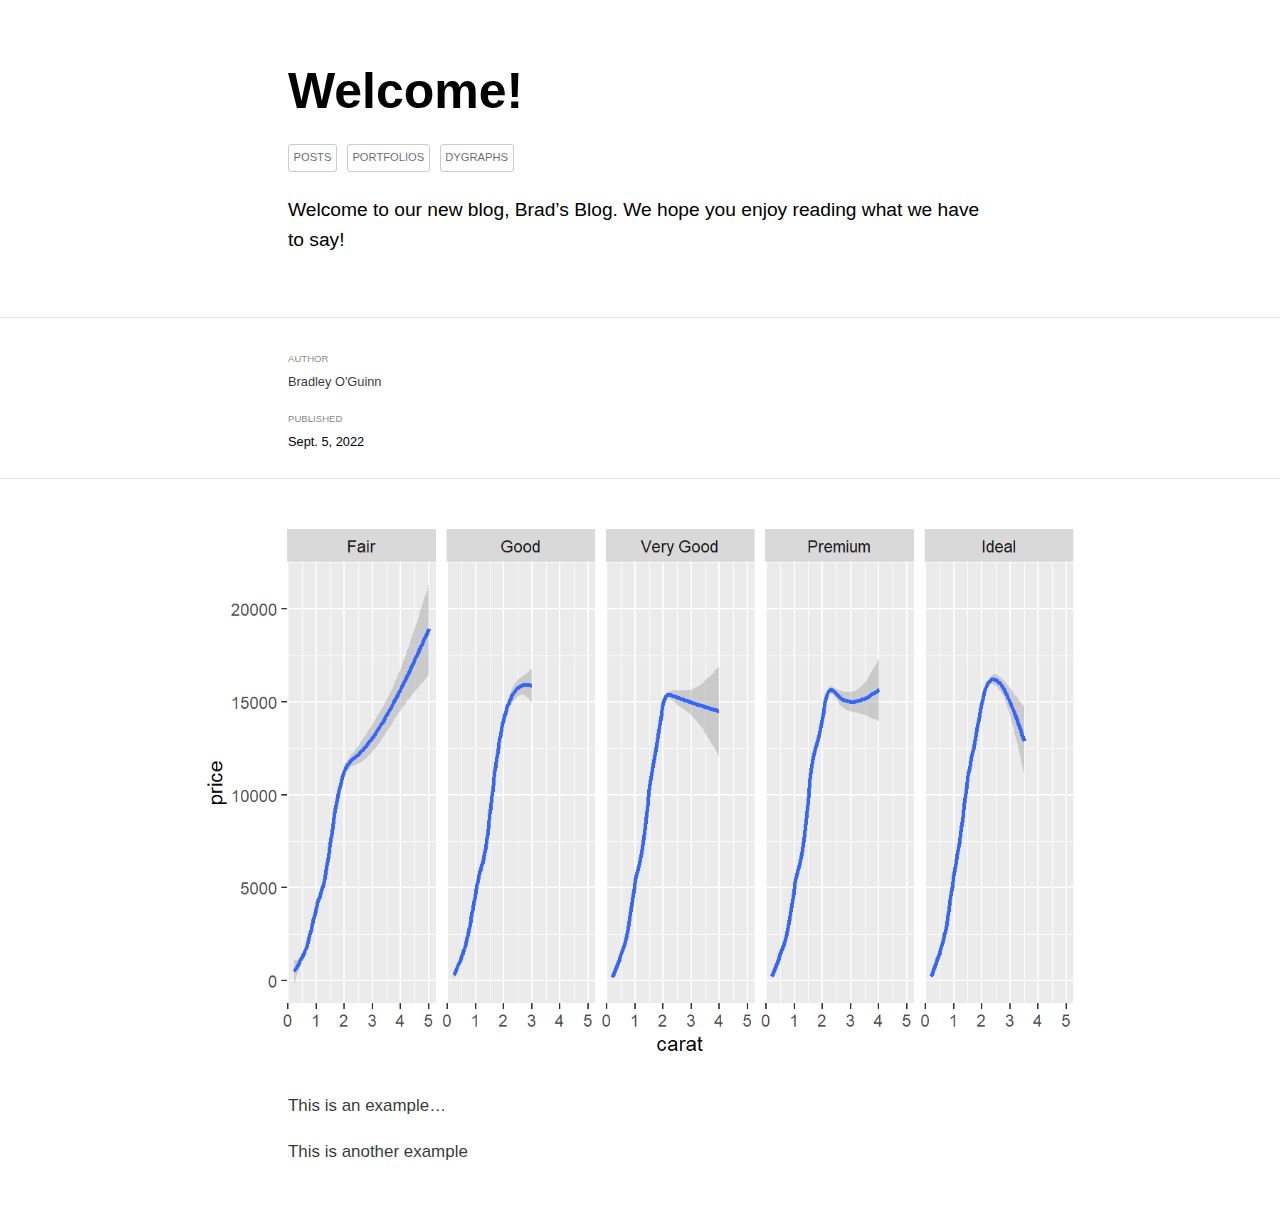
<file: _posts/welcome/welcome.html>
<!DOCTYPE html>

<html xmlns="http://www.w3.org/1999/xhtml" lang="" xml:lang="">

<head>
  <meta charset="utf-8"/>
  <meta name="viewport" content="width=device-width, initial-scale=1"/>
  <meta http-equiv="X-UA-Compatible" content="IE=Edge,chrome=1"/>
  <meta name="generator" content="distill" />

  <style type="text/css">
  /* Hide doc at startup (prevent jankiness while JS renders/transforms) */
  body {
    visibility: hidden;
  }
  </style>

 <!--radix_placeholder_import_source-->
 <!--/radix_placeholder_import_source-->

<style type="text/css">code{white-space: pre;}</style>
<style type="text/css" data-origin="pandoc">
pre > code.sourceCode { white-space: pre; position: relative; }
pre > code.sourceCode > span { display: inline-block; line-height: 1.25; }
pre > code.sourceCode > span:empty { height: 1.2em; }
.sourceCode { overflow: visible; }
code.sourceCode > span { color: inherit; text-decoration: inherit; }
div.sourceCode { margin: 1em 0; }
pre.sourceCode { margin: 0; }
@media screen {
div.sourceCode { overflow: auto; }
}
@media print {
pre > code.sourceCode { white-space: pre-wrap; }
pre > code.sourceCode > span { text-indent: -5em; padding-left: 5em; }
}
pre.numberSource code
  { counter-reset: source-line 0; }
pre.numberSource code > span
  { position: relative; left: -4em; counter-increment: source-line; }
pre.numberSource code > span > a:first-child::before
  { content: counter(source-line);
    position: relative; left: -1em; text-align: right; vertical-align: baseline;
    border: none; display: inline-block;
    -webkit-touch-callout: none; -webkit-user-select: none;
    -khtml-user-select: none; -moz-user-select: none;
    -ms-user-select: none; user-select: none;
    padding: 0 4px; width: 4em;
    color: #aaaaaa;
  }
pre.numberSource { margin-left: 3em; border-left: 1px solid #aaaaaa;  padding-left: 4px; }
div.sourceCode
  { color: #00769e; background-color: #f1f3f5; }
@media screen {
pre > code.sourceCode > span > a:first-child::before { text-decoration: underline; }
}
code span { color: #00769e; } /* Normal */
code span.al { color: #ad0000; } /* Alert */
code span.an { color: #5e5e5e; } /* Annotation */
code span.at { color: #657422; } /* Attribute */
code span.bn { color: #ad0000; } /* BaseN */
code span.bu { } /* BuiltIn */
code span.cf { color: #00769e; } /* ControlFlow */
code span.ch { color: #20794d; } /* Char */
code span.cn { color: #8f5902; } /* Constant */
code span.co { color: #5e5e5e; } /* Comment */
code span.cv { color: #5e5e5e; font-style: italic; } /* CommentVar */
code span.do { color: #5e5e5e; font-style: italic; } /* Documentation */
code span.dt { color: #ad0000; } /* DataType */
code span.dv { color: #ad0000; } /* DecVal */
code span.er { color: #ad0000; } /* Error */
code span.ex { } /* Extension */
code span.fl { color: #ad0000; } /* Float */
code span.fu { color: #4758ab; } /* Function */
code span.im { } /* Import */
code span.in { color: #5e5e5e; } /* Information */
code span.kw { color: #00769e; } /* Keyword */
code span.op { color: #5e5e5e; } /* Operator */
code span.ot { color: #00769e; } /* Other */
code span.pp { color: #ad0000; } /* Preprocessor */
code span.sc { color: #5e5e5e; } /* SpecialChar */
code span.ss { color: #20794d; } /* SpecialString */
code span.st { color: #20794d; } /* String */
code span.va { color: #111111; } /* Variable */
code span.vs { color: #20794d; } /* VerbatimString */
code span.wa { color: #5e5e5e; font-style: italic; } /* Warning */
</style>


  <!--radix_placeholder_meta_tags-->
  <title>Welcome!</title>

  <meta property="description" itemprop="description" content="Welcome to our new blog, Brad&#39;s Blog. We hope you enjoy &#10;reading what we have to say!"/>


  <!--  https://schema.org/Article -->
  <meta property="article:published" itemprop="datePublished" content="2022-09-05"/>
  <meta property="article:created" itemprop="dateCreated" content="2022-09-05"/>
  <meta name="article:author" content="Bradley O&#39;Guinn"/>

  <!--  https://developers.facebook.com/docs/sharing/webmasters#markup -->
  <meta property="og:title" content="Welcome!"/>
  <meta property="og:type" content="article"/>
  <meta property="og:description" content="Welcome to our new blog, Brad&#39;s Blog. We hope you enjoy &#10;reading what we have to say!"/>
  <meta property="og:locale" content="en_US"/>

  <!--  https://dev.twitter.com/cards/types/summary -->
  <meta property="twitter:card" content="summary"/>
  <meta property="twitter:title" content="Welcome!"/>
  <meta property="twitter:description" content="Welcome to our new blog, Brad&#39;s Blog. We hope you enjoy &#10;reading what we have to say!"/>

  <!--/radix_placeholder_meta_tags-->
  <!--radix_placeholder_rmarkdown_metadata-->

  <script type="text/json" id="radix-rmarkdown-metadata">
  {"type":"list","attributes":{"names":{"type":"character","attributes":{},"value":["title","categories","description","author","date","output"]}},"value":[{"type":"character","attributes":{},"value":["Welcome!"]},{"type":"character","attributes":{},"value":["Posts","portfolios","dygraphs"]},{"type":"character","attributes":{},"value":["Welcome to our new blog, Brad's Blog. We hope you enjoy \nreading what we have to say!\n"]},{"type":"list","attributes":{},"value":[{"type":"list","attributes":{"names":{"type":"character","attributes":{},"value":["name"]}},"value":[{"type":"character","attributes":{},"value":["Bradley O'Guinn"]}]}]},{"type":"character","attributes":{},"value":["09-05-2022"]},{"type":"list","attributes":{"names":{"type":"character","attributes":{},"value":["distill::distill_article"]}},"value":[{"type":"list","attributes":{"names":{"type":"character","attributes":{},"value":["self_contained"]}},"value":[{"type":"logical","attributes":{},"value":[false]}]}]}]}
  </script>
  <!--/radix_placeholder_rmarkdown_metadata-->
  
  <script type="text/json" id="radix-resource-manifest">
  {"type":"character","attributes":{},"value":["welcome_files/anchor-4.2.2/anchor.min.js","welcome_files/bowser-1.9.3/bowser.min.js","welcome_files/distill-2.2.21/template.v2.js","welcome_files/figure-html5/unnamed-chunk-1-1.png","welcome_files/header-attrs-2.16/header-attrs.js","welcome_files/jquery-3.6.0/jquery-3.6.0.js","welcome_files/jquery-3.6.0/jquery-3.6.0.min.js","welcome_files/jquery-3.6.0/jquery-3.6.0.min.map","welcome_files/popper-2.6.0/popper.min.js","welcome_files/tippy-6.2.7/tippy-bundle.umd.min.js","welcome_files/tippy-6.2.7/tippy-light-border.css","welcome_files/tippy-6.2.7/tippy.css","welcome_files/tippy-6.2.7/tippy.umd.min.js","welcome_files/webcomponents-2.0.0/webcomponents.js"]}
  </script>
  <!--radix_placeholder_navigation_in_header-->
  <!--/radix_placeholder_navigation_in_header-->
  <!--radix_placeholder_distill-->

  <style type="text/css">

  body {
    background-color: white;
  }

  .pandoc-table {
    width: 100%;
  }

  .pandoc-table>caption {
    margin-bottom: 10px;
  }

  .pandoc-table th:not([align]) {
    text-align: left;
  }

  .pagedtable-footer {
    font-size: 15px;
  }

  d-byline .byline {
    grid-template-columns: 2fr 2fr;
  }

  d-byline .byline h3 {
    margin-block-start: 1.5em;
  }

  d-byline .byline .authors-affiliations h3 {
    margin-block-start: 0.5em;
  }

  .authors-affiliations .orcid-id {
    width: 16px;
    height:16px;
    margin-left: 4px;
    margin-right: 4px;
    vertical-align: middle;
    padding-bottom: 2px;
  }

  d-title .dt-tags {
    margin-top: 1em;
    grid-column: text;
  }

  .dt-tags .dt-tag {
    text-decoration: none;
    display: inline-block;
    color: rgba(0,0,0,0.6);
    padding: 0em 0.4em;
    margin-right: 0.5em;
    margin-bottom: 0.4em;
    font-size: 70%;
    border: 1px solid rgba(0,0,0,0.2);
    border-radius: 3px;
    text-transform: uppercase;
    font-weight: 500;
  }

  d-article table.gt_table td,
  d-article table.gt_table th {
    border-bottom: none;
  }

  .html-widget {
    margin-bottom: 2.0em;
  }

  .l-screen-inset {
    padding-right: 16px;
  }

  .l-screen .caption {
    margin-left: 10px;
  }

  .shaded {
    background: rgb(247, 247, 247);
    padding-top: 20px;
    padding-bottom: 20px;
    border-top: 1px solid rgba(0, 0, 0, 0.1);
    border-bottom: 1px solid rgba(0, 0, 0, 0.1);
  }

  .shaded .html-widget {
    margin-bottom: 0;
    border: 1px solid rgba(0, 0, 0, 0.1);
  }

  .shaded .shaded-content {
    background: white;
  }

  .text-output {
    margin-top: 0;
    line-height: 1.5em;
  }

  .hidden {
    display: none !important;
  }

  d-article {
    padding-top: 2.5rem;
    padding-bottom: 30px;
  }

  d-appendix {
    padding-top: 30px;
  }

  d-article>p>img {
    width: 100%;
  }

  d-article h2 {
    margin: 1rem 0 1.5rem 0;
  }

  d-article h3 {
    margin-top: 1.5rem;
  }

  d-article iframe {
    border: 1px solid rgba(0, 0, 0, 0.1);
    margin-bottom: 2.0em;
    width: 100%;
  }

  /* Tweak code blocks */

  d-article div.sourceCode code,
  d-article pre code {
    font-family: Consolas, Monaco, 'Andale Mono', 'Ubuntu Mono', monospace;
  }

  d-article pre,
  d-article div.sourceCode,
  d-article div.sourceCode pre {
    overflow: auto;
  }

  d-article div.sourceCode {
    background-color: white;
  }

  d-article div.sourceCode pre {
    padding-left: 10px;
    font-size: 12px;
    border-left: 2px solid rgba(0,0,0,0.1);
  }

  d-article pre {
    font-size: 12px;
    color: black;
    background: none;
    margin-top: 0;
    text-align: left;
    white-space: pre;
    word-spacing: normal;
    word-break: normal;
    word-wrap: normal;
    line-height: 1.5;

    -moz-tab-size: 4;
    -o-tab-size: 4;
    tab-size: 4;

    -webkit-hyphens: none;
    -moz-hyphens: none;
    -ms-hyphens: none;
    hyphens: none;
  }

  d-article pre a {
    border-bottom: none;
  }

  d-article pre a:hover {
    border-bottom: none;
    text-decoration: underline;
  }

  d-article details {
    grid-column: text;
    margin-bottom: 0.8em;
  }

  @media(min-width: 768px) {

  d-article pre,
  d-article div.sourceCode,
  d-article div.sourceCode pre {
    overflow: visible !important;
  }

  d-article div.sourceCode pre {
    padding-left: 18px;
    font-size: 14px;
  }

  d-article pre {
    font-size: 14px;
  }

  }

  figure img.external {
    background: white;
    border: 1px solid rgba(0, 0, 0, 0.1);
    box-shadow: 0 1px 8px rgba(0, 0, 0, 0.1);
    padding: 18px;
    box-sizing: border-box;
  }

  /* CSS for d-contents */

  .d-contents {
    grid-column: text;
    color: rgba(0,0,0,0.8);
    font-size: 0.9em;
    padding-bottom: 1em;
    margin-bottom: 1em;
    padding-bottom: 0.5em;
    margin-bottom: 1em;
    padding-left: 0.25em;
    justify-self: start;
  }

  @media(min-width: 1000px) {
    .d-contents.d-contents-float {
      height: 0;
      grid-column-start: 1;
      grid-column-end: 4;
      justify-self: center;
      padding-right: 3em;
      padding-left: 2em;
    }
  }

  .d-contents nav h3 {
    font-size: 18px;
    margin-top: 0;
    margin-bottom: 1em;
  }

  .d-contents li {
    list-style-type: none
  }

  .d-contents nav > ul {
    padding-left: 0;
  }

  .d-contents ul {
    padding-left: 1em
  }

  .d-contents nav ul li {
    margin-top: 0.6em;
    margin-bottom: 0.2em;
  }

  .d-contents nav a {
    font-size: 13px;
    border-bottom: none;
    text-decoration: none
    color: rgba(0, 0, 0, 0.8);
  }

  .d-contents nav a:hover {
    text-decoration: underline solid rgba(0, 0, 0, 0.6)
  }

  .d-contents nav > ul > li > a {
    font-weight: 600;
  }

  .d-contents nav > ul > li > ul {
    font-weight: inherit;
  }

  .d-contents nav > ul > li > ul > li {
    margin-top: 0.2em;
  }


  .d-contents nav ul {
    margin-top: 0;
    margin-bottom: 0.25em;
  }

  .d-article-with-toc h2:nth-child(2) {
    margin-top: 0;
  }


  /* Figure */

  .figure {
    position: relative;
    margin-bottom: 2.5em;
    margin-top: 1.5em;
  }

  .figure .caption {
    color: rgba(0, 0, 0, 0.6);
    font-size: 12px;
    line-height: 1.5em;
  }

  .figure img.external {
    background: white;
    border: 1px solid rgba(0, 0, 0, 0.1);
    box-shadow: 0 1px 8px rgba(0, 0, 0, 0.1);
    padding: 18px;
    box-sizing: border-box;
  }

  .figure .caption a {
    color: rgba(0, 0, 0, 0.6);
  }

  .figure .caption b,
  .figure .caption strong, {
    font-weight: 600;
    color: rgba(0, 0, 0, 1.0);
  }

  /* Citations */

  d-article .citation {
    color: inherit;
    cursor: inherit;
  }

  div.hanging-indent{
    margin-left: 1em; text-indent: -1em;
  }

  /* Citation hover box */

  .tippy-box[data-theme~=light-border] {
    background-color: rgba(250, 250, 250, 0.95);
  }

  .tippy-content > p {
    margin-bottom: 0;
    padding: 2px;
  }


  /* Tweak 1000px media break to show more text */

  @media(min-width: 1000px) {
    .base-grid,
    distill-header,
    d-title,
    d-abstract,
    d-article,
    d-appendix,
    distill-appendix,
    d-byline,
    d-footnote-list,
    d-citation-list,
    distill-footer {
      grid-template-columns: [screen-start] 1fr [page-start kicker-start] 80px [middle-start] 50px [text-start kicker-end] 65px 65px 65px 65px 65px 65px 65px 65px [text-end gutter-start] 65px [middle-end] 65px [page-end gutter-end] 1fr [screen-end];
      grid-column-gap: 16px;
    }

    .grid {
      grid-column-gap: 16px;
    }

    d-article {
      font-size: 1.06rem;
      line-height: 1.7em;
    }
    figure .caption, .figure .caption, figure figcaption {
      font-size: 13px;
    }
  }

  @media(min-width: 1180px) {
    .base-grid,
    distill-header,
    d-title,
    d-abstract,
    d-article,
    d-appendix,
    distill-appendix,
    d-byline,
    d-footnote-list,
    d-citation-list,
    distill-footer {
      grid-template-columns: [screen-start] 1fr [page-start kicker-start] 60px [middle-start] 60px [text-start kicker-end] 60px 60px 60px 60px 60px 60px 60px 60px [text-end gutter-start] 60px [middle-end] 60px [page-end gutter-end] 1fr [screen-end];
      grid-column-gap: 32px;
    }

    .grid {
      grid-column-gap: 32px;
    }
  }


  /* Get the citation styles for the appendix (not auto-injected on render since
     we do our own rendering of the citation appendix) */

  d-appendix .citation-appendix,
  .d-appendix .citation-appendix {
    font-size: 11px;
    line-height: 15px;
    border-left: 1px solid rgba(0, 0, 0, 0.1);
    padding-left: 18px;
    border: 1px solid rgba(0,0,0,0.1);
    background: rgba(0, 0, 0, 0.02);
    padding: 10px 18px;
    border-radius: 3px;
    color: rgba(150, 150, 150, 1);
    overflow: hidden;
    margin-top: -12px;
    white-space: pre-wrap;
    word-wrap: break-word;
  }

  /* Include appendix styles here so they can be overridden */

  d-appendix {
    contain: layout style;
    font-size: 0.8em;
    line-height: 1.7em;
    margin-top: 60px;
    margin-bottom: 0;
    border-top: 1px solid rgba(0, 0, 0, 0.1);
    color: rgba(0,0,0,0.5);
    padding-top: 60px;
    padding-bottom: 48px;
  }

  d-appendix h3 {
    grid-column: page-start / text-start;
    font-size: 15px;
    font-weight: 500;
    margin-top: 1em;
    margin-bottom: 0;
    color: rgba(0,0,0,0.65);
  }

  d-appendix h3 + * {
    margin-top: 1em;
  }

  d-appendix ol {
    padding: 0 0 0 15px;
  }

  @media (min-width: 768px) {
    d-appendix ol {
      padding: 0 0 0 30px;
      margin-left: -30px;
    }
  }

  d-appendix li {
    margin-bottom: 1em;
  }

  d-appendix a {
    color: rgba(0, 0, 0, 0.6);
  }

  d-appendix > * {
    grid-column: text;
  }

  d-appendix > d-footnote-list,
  d-appendix > d-citation-list,
  d-appendix > distill-appendix {
    grid-column: screen;
  }

  /* Include footnote styles here so they can be overridden */

  d-footnote-list {
    contain: layout style;
  }

  d-footnote-list > * {
    grid-column: text;
  }

  d-footnote-list a.footnote-backlink {
    color: rgba(0,0,0,0.3);
    padding-left: 0.5em;
  }



  /* Anchor.js */

  .anchorjs-link {
    /*transition: all .25s linear; */
    text-decoration: none;
    border-bottom: none;
  }
  *:hover > .anchorjs-link {
    margin-left: -1.125em !important;
    text-decoration: none;
    border-bottom: none;
  }

  /* Social footer */

  .social_footer {
    margin-top: 30px;
    margin-bottom: 0;
    color: rgba(0,0,0,0.67);
  }

  .disqus-comments {
    margin-right: 30px;
  }

  .disqus-comment-count {
    border-bottom: 1px solid rgba(0, 0, 0, 0.4);
    cursor: pointer;
  }

  #disqus_thread {
    margin-top: 30px;
  }

  .article-sharing a {
    border-bottom: none;
    margin-right: 8px;
  }

  .article-sharing a:hover {
    border-bottom: none;
  }

  .sidebar-section.subscribe {
    font-size: 12px;
    line-height: 1.6em;
  }

  .subscribe p {
    margin-bottom: 0.5em;
  }


  .article-footer .subscribe {
    font-size: 15px;
    margin-top: 45px;
  }


  .sidebar-section.custom {
    font-size: 12px;
    line-height: 1.6em;
  }

  .custom p {
    margin-bottom: 0.5em;
  }

  /* Styles for listing layout (hide title) */
  .layout-listing d-title, .layout-listing .d-title {
    display: none;
  }

  /* Styles for posts lists (not auto-injected) */


  .posts-with-sidebar {
    padding-left: 45px;
    padding-right: 45px;
  }

  .posts-list .description h2,
  .posts-list .description p {
    font-family: -apple-system, BlinkMacSystemFont, "Segoe UI", Roboto, Oxygen, Ubuntu, Cantarell, "Fira Sans", "Droid Sans", "Helvetica Neue", Arial, sans-serif;
  }

  .posts-list .description h2 {
    font-weight: 700;
    border-bottom: none;
    padding-bottom: 0;
  }

  .posts-list h2.post-tag {
    border-bottom: 1px solid rgba(0, 0, 0, 0.2);
    padding-bottom: 12px;
  }
  .posts-list {
    margin-top: 60px;
    margin-bottom: 24px;
  }

  .posts-list .post-preview {
    text-decoration: none;
    overflow: hidden;
    display: block;
    border-bottom: 1px solid rgba(0, 0, 0, 0.1);
    padding: 24px 0;
  }

  .post-preview-last {
    border-bottom: none !important;
  }

  .posts-list .posts-list-caption {
    grid-column: screen;
    font-weight: 400;
  }

  .posts-list .post-preview h2 {
    margin: 0 0 6px 0;
    line-height: 1.2em;
    font-style: normal;
    font-size: 24px;
  }

  .posts-list .post-preview p {
    margin: 0 0 12px 0;
    line-height: 1.4em;
    font-size: 16px;
  }

  .posts-list .post-preview .thumbnail {
    box-sizing: border-box;
    margin-bottom: 24px;
    position: relative;
    max-width: 500px;
  }
  .posts-list .post-preview img {
    width: 100%;
    display: block;
  }

  .posts-list .metadata {
    font-size: 12px;
    line-height: 1.4em;
    margin-bottom: 18px;
  }

  .posts-list .metadata > * {
    display: inline-block;
  }

  .posts-list .metadata .publishedDate {
    margin-right: 2em;
  }

  .posts-list .metadata .dt-authors {
    display: block;
    margin-top: 0.3em;
    margin-right: 2em;
  }

  .posts-list .dt-tags {
    display: block;
    line-height: 1em;
  }

  .posts-list .dt-tags .dt-tag {
    display: inline-block;
    color: rgba(0,0,0,0.6);
    padding: 0.3em 0.4em;
    margin-right: 0.2em;
    margin-bottom: 0.4em;
    font-size: 60%;
    border: 1px solid rgba(0,0,0,0.2);
    border-radius: 3px;
    text-transform: uppercase;
    font-weight: 500;
  }

  .posts-list img {
    opacity: 1;
  }

  .posts-list img[data-src] {
    opacity: 0;
  }

  .posts-more {
    clear: both;
  }


  .posts-sidebar {
    font-size: 16px;
  }

  .posts-sidebar h3 {
    font-size: 16px;
    margin-top: 0;
    margin-bottom: 0.5em;
    font-weight: 400;
    text-transform: uppercase;
  }

  .sidebar-section {
    margin-bottom: 30px;
  }

  .categories ul {
    list-style-type: none;
    margin: 0;
    padding: 0;
  }

  .categories li {
    color: rgba(0, 0, 0, 0.8);
    margin-bottom: 0;
  }

  .categories li>a {
    border-bottom: none;
  }

  .categories li>a:hover {
    border-bottom: 1px solid rgba(0, 0, 0, 0.4);
  }

  .categories .active {
    font-weight: 600;
  }

  .categories .category-count {
    color: rgba(0, 0, 0, 0.4);
  }


  @media(min-width: 768px) {
    .posts-list .post-preview h2 {
      font-size: 26px;
    }
    .posts-list .post-preview .thumbnail {
      float: right;
      width: 30%;
      margin-bottom: 0;
    }
    .posts-list .post-preview .description {
      float: left;
      width: 45%;
    }
    .posts-list .post-preview .metadata {
      float: left;
      width: 20%;
      margin-top: 8px;
    }
    .posts-list .post-preview p {
      margin: 0 0 12px 0;
      line-height: 1.5em;
      font-size: 16px;
    }
    .posts-with-sidebar .posts-list {
      float: left;
      width: 75%;
    }
    .posts-with-sidebar .posts-sidebar {
      float: right;
      width: 20%;
      margin-top: 60px;
      padding-top: 24px;
      padding-bottom: 24px;
    }
  }


  /* Improve display for browsers without grid (IE/Edge <= 15) */

  .downlevel {
    line-height: 1.6em;
    font-family: -apple-system, BlinkMacSystemFont, "Segoe UI", Roboto, Oxygen, Ubuntu, Cantarell, "Fira Sans", "Droid Sans", "Helvetica Neue", Arial, sans-serif;
    margin: 0;
  }

  .downlevel .d-title {
    padding-top: 6rem;
    padding-bottom: 1.5rem;
  }

  .downlevel .d-title h1 {
    font-size: 50px;
    font-weight: 700;
    line-height: 1.1em;
    margin: 0 0 0.5rem;
  }

  .downlevel .d-title p {
    font-weight: 300;
    font-size: 1.2rem;
    line-height: 1.55em;
    margin-top: 0;
  }

  .downlevel .d-byline {
    padding-top: 0.8em;
    padding-bottom: 0.8em;
    font-size: 0.8rem;
    line-height: 1.8em;
  }

  .downlevel .section-separator {
    border: none;
    border-top: 1px solid rgba(0, 0, 0, 0.1);
  }

  .downlevel .d-article {
    font-size: 1.06rem;
    line-height: 1.7em;
    padding-top: 1rem;
    padding-bottom: 2rem;
  }


  .downlevel .d-appendix {
    padding-left: 0;
    padding-right: 0;
    max-width: none;
    font-size: 0.8em;
    line-height: 1.7em;
    margin-bottom: 0;
    color: rgba(0,0,0,0.5);
    padding-top: 40px;
    padding-bottom: 48px;
  }

  .downlevel .footnotes ol {
    padding-left: 13px;
  }

  .downlevel .base-grid,
  .downlevel .distill-header,
  .downlevel .d-title,
  .downlevel .d-abstract,
  .downlevel .d-article,
  .downlevel .d-appendix,
  .downlevel .distill-appendix,
  .downlevel .d-byline,
  .downlevel .d-footnote-list,
  .downlevel .d-citation-list,
  .downlevel .distill-footer,
  .downlevel .appendix-bottom,
  .downlevel .posts-container {
    padding-left: 40px;
    padding-right: 40px;
  }

  @media(min-width: 768px) {
    .downlevel .base-grid,
    .downlevel .distill-header,
    .downlevel .d-title,
    .downlevel .d-abstract,
    .downlevel .d-article,
    .downlevel .d-appendix,
    .downlevel .distill-appendix,
    .downlevel .d-byline,
    .downlevel .d-footnote-list,
    .downlevel .d-citation-list,
    .downlevel .distill-footer,
    .downlevel .appendix-bottom,
    .downlevel .posts-container {
    padding-left: 150px;
    padding-right: 150px;
    max-width: 900px;
  }
  }

  .downlevel pre code {
    display: block;
    border-left: 2px solid rgba(0, 0, 0, .1);
    padding: 0 0 0 20px;
    font-size: 14px;
  }

  .downlevel code, .downlevel pre {
    color: black;
    background: none;
    font-family: Consolas, Monaco, 'Andale Mono', 'Ubuntu Mono', monospace;
    text-align: left;
    white-space: pre;
    word-spacing: normal;
    word-break: normal;
    word-wrap: normal;
    line-height: 1.5;

    -moz-tab-size: 4;
    -o-tab-size: 4;
    tab-size: 4;

    -webkit-hyphens: none;
    -moz-hyphens: none;
    -ms-hyphens: none;
    hyphens: none;
  }

  .downlevel .posts-list .post-preview {
    color: inherit;
  }



  </style>

  <script type="application/javascript">

  function is_downlevel_browser() {
    if (bowser.isUnsupportedBrowser({ msie: "12", msedge: "16"},
                                   window.navigator.userAgent)) {
      return true;
    } else {
      return window.load_distill_framework === undefined;
    }
  }

  // show body when load is complete
  function on_load_complete() {

    // add anchors
    if (window.anchors) {
      window.anchors.options.placement = 'left';
      window.anchors.add('d-article > h2, d-article > h3, d-article > h4, d-article > h5');
    }


    // set body to visible
    document.body.style.visibility = 'visible';

    // force redraw for leaflet widgets
    if (window.HTMLWidgets) {
      var maps = window.HTMLWidgets.findAll(".leaflet");
      $.each(maps, function(i, el) {
        var map = this.getMap();
        map.invalidateSize();
        map.eachLayer(function(layer) {
          if (layer instanceof L.TileLayer)
            layer.redraw();
        });
      });
    }

    // trigger 'shown' so htmlwidgets resize
    $('d-article').trigger('shown');
  }

  function init_distill() {

    init_common();

    // create front matter
    var front_matter = $('<d-front-matter></d-front-matter>');
    $('#distill-front-matter').wrap(front_matter);

    // create d-title
    $('.d-title').changeElementType('d-title');

    // create d-byline
    var byline = $('<d-byline></d-byline>');
    $('.d-byline').replaceWith(byline);

    // create d-article
    var article = $('<d-article></d-article>');
    $('.d-article').wrap(article).children().unwrap();

    // move posts container into article
    $('.posts-container').appendTo($('d-article'));

    // create d-appendix
    $('.d-appendix').changeElementType('d-appendix');

    // flag indicating that we have appendix items
    var appendix = $('.appendix-bottom').children('h3').length > 0;

    // replace footnotes with <d-footnote>
    $('.footnote-ref').each(function(i, val) {
      appendix = true;
      var href = $(this).attr('href');
      var id = href.replace('#', '');
      var fn = $('#' + id);
      var fn_p = $('#' + id + '>p');
      fn_p.find('.footnote-back').remove();
      var text = fn_p.html();
      var dtfn = $('<d-footnote></d-footnote>');
      dtfn.html(text);
      $(this).replaceWith(dtfn);
    });
    // remove footnotes
    $('.footnotes').remove();

    // move refs into #references-listing
    $('#references-listing').replaceWith($('#refs'));

    $('h1.appendix, h2.appendix').each(function(i, val) {
      $(this).changeElementType('h3');
    });
    $('h3.appendix').each(function(i, val) {
      var id = $(this).attr('id');
      $('.d-contents a[href="#' + id + '"]').parent().remove();
      appendix = true;
      $(this).nextUntil($('h1, h2, h3')).addBack().appendTo($('d-appendix'));
    });

    // show d-appendix if we have appendix content
    $("d-appendix").css('display', appendix ? 'grid' : 'none');

    // localize layout chunks to just output
    $('.layout-chunk').each(function(i, val) {

      // capture layout
      var layout = $(this).attr('data-layout');

      // apply layout to markdown level block elements
      var elements = $(this).children().not('details, div.sourceCode, pre, script');
      elements.each(function(i, el) {
        var layout_div = $('<div class="' + layout + '"></div>');
        if (layout_div.hasClass('shaded')) {
          var shaded_content = $('<div class="shaded-content"></div>');
          $(this).wrap(shaded_content);
          $(this).parent().wrap(layout_div);
        } else {
          $(this).wrap(layout_div);
        }
      });


      // unwrap the layout-chunk div
      $(this).children().unwrap();
    });

    // remove code block used to force  highlighting css
    $('.distill-force-highlighting-css').parent().remove();

    // remove empty line numbers inserted by pandoc when using a
    // custom syntax highlighting theme
    $('code.sourceCode a:empty').remove();

    // load distill framework
    load_distill_framework();

    // wait for window.distillRunlevel == 4 to do post processing
    function distill_post_process() {

      if (!window.distillRunlevel || window.distillRunlevel < 4)
        return;

      // hide author/affiliations entirely if we have no authors
      var front_matter = JSON.parse($("#distill-front-matter").html());
      var have_authors = front_matter.authors && front_matter.authors.length > 0;
      if (!have_authors)
        $('d-byline').addClass('hidden');

      // article with toc class
      $('.d-contents').parent().addClass('d-article-with-toc');

      // strip links that point to #
      $('.authors-affiliations').find('a[href="#"]').removeAttr('href');

      // add orcid ids
      $('.authors-affiliations').find('.author').each(function(i, el) {
        var orcid_id = front_matter.authors[i].orcidID;
        if (orcid_id) {
          var a = $('<a></a>');
          a.attr('href', 'https://orcid.org/' + orcid_id);
          var img = $('<img></img>');
          img.addClass('orcid-id');
          img.attr('alt', 'ORCID ID');
          img.attr('src','[data-uri]');
          a.append(img);
          $(this).append(a);
        }
      });

      // hide elements of author/affiliations grid that have no value
      function hide_byline_column(caption) {
        $('d-byline').find('h3:contains("' + caption + '")').parent().css('visibility', 'hidden');
      }

      // affiliations
      var have_affiliations = false;
      for (var i = 0; i<front_matter.authors.length; ++i) {
        var author = front_matter.authors[i];
        if (author.affiliation !== "&nbsp;") {
          have_affiliations = true;
          break;
        }
      }
      if (!have_affiliations)
        $('d-byline').find('h3:contains("Affiliations")').css('visibility', 'hidden');

      // published date
      if (!front_matter.publishedDate)
        hide_byline_column("Published");

      // document object identifier
      var doi = $('d-byline').find('h3:contains("DOI")');
      var doi_p = doi.next().empty();
      if (!front_matter.doi) {
        // if we have a citation and valid citationText then link to that
        if ($('#citation').length > 0 && front_matter.citationText) {
          doi.html('Citation');
          $('<a href="#citation"></a>')
            .text(front_matter.citationText)
            .appendTo(doi_p);
        } else {
          hide_byline_column("DOI");
        }
      } else {
        $('<a></a>')
           .attr('href', "https://doi.org/" + front_matter.doi)
           .html(front_matter.doi)
           .appendTo(doi_p);
      }

       // change plural form of authors/affiliations
      if (front_matter.authors.length === 1) {
        var grid = $('.authors-affiliations');
        grid.children('h3:contains("Authors")').text('Author');
        grid.children('h3:contains("Affiliations")').text('Affiliation');
      }

      // remove d-appendix and d-footnote-list local styles
      $('d-appendix > style:first-child').remove();
      $('d-footnote-list > style:first-child').remove();

      // move appendix-bottom entries to the bottom
      $('.appendix-bottom').appendTo('d-appendix').children().unwrap();
      $('.appendix-bottom').remove();

      // hoverable references
      $('span.citation[data-cites]').each(function() {
        if ($(this).children()[0].nodeName == "D-FOOTNOTE") {
          var fn = $(this).children()[0]
          $(this).html(fn.shadowRoot.querySelector("sup"))
          $(this).id = fn.id
          fn.remove()
        }
        var refs = $(this).attr('data-cites').split(" ");
        var refHtml = refs.map(function(ref) {
          return "<p>" + $('#ref-' + ref).html() + "</p>";
        }).join("\n");
        window.tippy(this, {
          allowHTML: true,
          content: refHtml,
          maxWidth: 500,
          interactive: true,
          interactiveBorder: 10,
          theme: 'light-border',
          placement: 'bottom-start'
        });
      });

      // fix footnotes in tables (#411)
      // replacing broken distill.pub feature
      $('table d-footnote').each(function() {
        // we replace internal showAtNode methode which is triggered when hovering a footnote
        this.hoverBox.showAtNode = function(node) {
          // ported from https://github.com/distillpub/template/pull/105/files
          calcOffset = function(elem) {
              let x = elem.offsetLeft;
              let y = elem.offsetTop;
              // Traverse upwards until an `absolute` element is found or `elem`
              // becomes null.
              while (elem = elem.offsetParent && elem.style.position != 'absolute') {
                  x += elem.offsetLeft;
                  y += elem.offsetTop;
              }

              return { left: x, top: y };
          }
          // https://developer.mozilla.org/en-US/docs/Web/API/HTMLElement/offsetTop
          const bbox = node.getBoundingClientRect();
          const offset = calcOffset(node);
          this.show([offset.left + bbox.width, offset.top + bbox.height]);
        }
      })

      // clear polling timer
      clearInterval(tid);

      // show body now that everything is ready
      on_load_complete();
    }

    var tid = setInterval(distill_post_process, 50);
    distill_post_process();

  }

  function init_downlevel() {

    init_common();

     // insert hr after d-title
    $('.d-title').after($('<hr class="section-separator"/>'));

    // check if we have authors
    var front_matter = JSON.parse($("#distill-front-matter").html());
    var have_authors = front_matter.authors && front_matter.authors.length > 0;

    // manage byline/border
    if (!have_authors)
      $('.d-byline').remove();
    $('.d-byline').after($('<hr class="section-separator"/>'));
    $('.d-byline a').remove();

    // remove toc
    $('.d-contents').remove();

    // move appendix elements
    $('h1.appendix, h2.appendix').each(function(i, val) {
      $(this).changeElementType('h3');
    });
    $('h3.appendix').each(function(i, val) {
      $(this).nextUntil($('h1, h2, h3')).addBack().appendTo($('.d-appendix'));
    });


    // inject headers into references and footnotes
    var refs_header = $('<h3></h3>');
    refs_header.text('References');
    $('#refs').prepend(refs_header);

    var footnotes_header = $('<h3></h3');
    footnotes_header.text('Footnotes');
    $('.footnotes').children('hr').first().replaceWith(footnotes_header);

    // move appendix-bottom entries to the bottom
    $('.appendix-bottom').appendTo('.d-appendix').children().unwrap();
    $('.appendix-bottom').remove();

    // remove appendix if it's empty
    if ($('.d-appendix').children().length === 0)
      $('.d-appendix').remove();

    // prepend separator above appendix
    $('.d-appendix').before($('<hr class="section-separator" style="clear: both"/>'));

    // trim code
    $('pre>code').each(function(i, val) {
      $(this).html($.trim($(this).html()));
    });

    // move posts-container right before article
    $('.posts-container').insertBefore($('.d-article'));

    $('body').addClass('downlevel');

    on_load_complete();
  }


  function init_common() {

    // jquery plugin to change element types
    (function($) {
      $.fn.changeElementType = function(newType) {
        var attrs = {};

        $.each(this[0].attributes, function(idx, attr) {
          attrs[attr.nodeName] = attr.nodeValue;
        });

        this.replaceWith(function() {
          return $("<" + newType + "/>", attrs).append($(this).contents());
        });
      };
    })(jQuery);

    // prevent underline for linked images
    $('a > img').parent().css({'border-bottom' : 'none'});

    // mark non-body figures created by knitr chunks as 100% width
    $('.layout-chunk').each(function(i, val) {
      var figures = $(this).find('img, .html-widget');
      // ignore leaflet img layers (#106)
      figures = figures.filter(':not(img[class*="leaflet"])')
      if ($(this).attr('data-layout') !== "l-body") {
        figures.css('width', '100%');
      } else {
        figures.css('max-width', '100%');
        figures.filter("[width]").each(function(i, val) {
          var fig = $(this);
          fig.css('width', fig.attr('width') + 'px');
        });

      }
    });

    // auto-append index.html to post-preview links in file: protocol
    // and in rstudio ide preview
    $('.post-preview').each(function(i, val) {
      if (window.location.protocol === "file:")
        $(this).attr('href', $(this).attr('href') + "index.html");
    });

    // get rid of index.html references in header
    if (window.location.protocol !== "file:") {
      $('.distill-site-header a[href]').each(function(i,val) {
        $(this).attr('href', $(this).attr('href').replace(/^index[.]html/, "./"));
      });
    }

    // add class to pandoc style tables
    $('tr.header').parent('thead').parent('table').addClass('pandoc-table');
    $('.kable-table').children('table').addClass('pandoc-table');

    // add figcaption style to table captions
    $('caption').parent('table').addClass("figcaption");

    // initialize posts list
    if (window.init_posts_list)
      window.init_posts_list();

    // implmement disqus comment link
    $('.disqus-comment-count').click(function() {
      window.headroom_prevent_pin = true;
      $('#disqus_thread').toggleClass('hidden');
      if (!$('#disqus_thread').hasClass('hidden')) {
        var offset = $(this).offset();
        $(window).resize();
        $('html, body').animate({
          scrollTop: offset.top - 35
        });
      }
    });
  }

  document.addEventListener('DOMContentLoaded', function() {
    if (is_downlevel_browser())
      init_downlevel();
    else
      window.addEventListener('WebComponentsReady', init_distill);
  });

  </script>

  <!--/radix_placeholder_distill-->
  <script src="welcome_files/header-attrs-2.16/header-attrs.js"></script>
  <script src="welcome_files/jquery-3.6.0/jquery-3.6.0.min.js"></script>
  <script src="welcome_files/popper-2.6.0/popper.min.js"></script>
  <link href="welcome_files/tippy-6.2.7/tippy.css" rel="stylesheet" />
  <link href="welcome_files/tippy-6.2.7/tippy-light-border.css" rel="stylesheet" />
  <script src="welcome_files/tippy-6.2.7/tippy.umd.min.js"></script>
  <script src="welcome_files/anchor-4.2.2/anchor.min.js"></script>
  <script src="welcome_files/bowser-1.9.3/bowser.min.js"></script>
  <script src="welcome_files/webcomponents-2.0.0/webcomponents.js"></script>
  <script src="welcome_files/distill-2.2.21/template.v2.js"></script>
  <!--radix_placeholder_site_in_header-->
  <!--/radix_placeholder_site_in_header-->


</head>

<body>

<!--radix_placeholder_front_matter-->

<script id="distill-front-matter" type="text/json">
{"title":"Welcome!","description":"Welcome to our new blog, Brad's Blog. We hope you enjoy \nreading what we have to say!","authors":[{"author":"Bradley O'Guinn","authorURL":"#","affiliation":"&nbsp;","affiliationURL":"#","orcidID":""}],"publishedDate":"2022-09-05T00:00:00.000-04:00","citationText":"O'Guinn, 2022"}
</script>

<!--/radix_placeholder_front_matter-->
<!--radix_placeholder_navigation_before_body-->
<!--/radix_placeholder_navigation_before_body-->
<!--radix_placeholder_site_before_body-->
<!--/radix_placeholder_site_before_body-->

<div class="d-title">
<h1>Welcome!</h1>
<!--radix_placeholder_categories-->
<div class="dt-tags">
<div class="dt-tag">Posts</div>
<div class="dt-tag">portfolios</div>
<div class="dt-tag">dygraphs</div>
</div>
<!--/radix_placeholder_categories-->
<p><p>Welcome to our new blog, Brad’s Blog. We hope you enjoy reading
what we have to say!</p></p>
</div>

<div class="d-byline">
  Bradley O’Guinn  
  
<br/>09-05-2022
</div>

<div class="d-article">
<div class="layout-chunk" data-layout="l-body-outset">
<p><img src="welcome_files/figure-html5/unnamed-chunk-1-1.png" width="624" data-distill-preview=1 /></p>
</div>
<p>This is an example…</p>
<p>This is another example</p>
<div class="sourceCode" id="cb1"><pre
class="sourceCode r distill-force-highlighting-css"><code class="sourceCode r"></code></pre></div>
<!--radix_placeholder_article_footer-->
<!--/radix_placeholder_article_footer-->
</div>

<div class="d-appendix">
</div>


<!--radix_placeholder_site_after_body-->
<!--/radix_placeholder_site_after_body-->
<!--radix_placeholder_appendices-->
<div class="appendix-bottom"></div>
<!--/radix_placeholder_appendices-->
<!--radix_placeholder_navigation_after_body-->
<!--/radix_placeholder_navigation_after_body-->

</body>

</html>
</file>
<file: docs/site_libs/tippy-6.2.7/tippy.css>
.tippy-box[data-animation=fade][data-state=hidden]{opacity:0}[data-tippy-root]{max-width:calc(100vw - 10px)}.tippy-box{position:relative;background-color:#333;color:#fff;border-radius:4px;font-size:14px;line-height:1.4;outline:0;transition-property:transform,visibility,opacity}.tippy-box[data-placement^=top]>.tippy-arrow{bottom:0}.tippy-box[data-placement^=top]>.tippy-arrow:before{bottom:-7px;left:0;border-width:8px 8px 0;border-top-color:initial;transform-origin:center top}.tippy-box[data-placement^=bottom]>.tippy-arrow{top:0}.tippy-box[data-placement^=bottom]>.tippy-arrow:before{top:-7px;left:0;border-width:0 8px 8px;border-bottom-color:initial;transform-origin:center bottom}.tippy-box[data-placement^=left]>.tippy-arrow{right:0}.tippy-box[data-placement^=left]>.tippy-arrow:before{border-width:8px 0 8px 8px;border-left-color:initial;right:-7px;transform-origin:center left}.tippy-box[data-placement^=right]>.tippy-arrow{left:0}.tippy-box[data-placement^=right]>.tippy-arrow:before{left:-7px;border-width:8px 8px 8px 0;border-right-color:initial;transform-origin:center right}.tippy-box[data-inertia][data-state=visible]{transition-timing-function:cubic-bezier(.54,1.5,.38,1.11)}.tippy-arrow{width:16px;height:16px;color:#333}.tippy-arrow:before{content:"";position:absolute;border-color:transparent;border-style:solid}.tippy-content{position:relative;padding:5px 9px;z-index:1}
</file>
<file: docs/site_libs/tippy-6.2.7/tippy-light-border.css>
.tippy-box[data-theme~=light-border]{background-color:#fff;background-clip:padding-box;border:1px solid rgba(0,8,16,.15);color:#333;box-shadow:0 4px 14px -2px rgba(0,8,16,.08)}.tippy-box[data-theme~=light-border]>.tippy-backdrop{background-color:#fff}.tippy-box[data-theme~=light-border]>.tippy-arrow:after,.tippy-box[data-theme~=light-border]>.tippy-svg-arrow:after{content:"";position:absolute;z-index:-1}.tippy-box[data-theme~=light-border]>.tippy-arrow:after{border-color:transparent;border-style:solid}.tippy-box[data-theme~=light-border][data-placement^=top]>.tippy-arrow:before{border-top-color:#fff}.tippy-box[data-theme~=light-border][data-placement^=top]>.tippy-arrow:after{border-top-color:rgba(0,8,16,.2);border-width:7px 7px 0;top:17px;left:1px}.tippy-box[data-theme~=light-border][data-placement^=top]>.tippy-svg-arrow>svg{top:16px}.tippy-box[data-theme~=light-border][data-placement^=top]>.tippy-svg-arrow:after{top:17px}.tippy-box[data-theme~=light-border][data-placement^=bottom]>.tippy-arrow:before{border-bottom-color:#fff;bottom:16px}.tippy-box[data-theme~=light-border][data-placement^=bottom]>.tippy-arrow:after{border-bottom-color:rgba(0,8,16,.2);border-width:0 7px 7px;bottom:17px;left:1px}.tippy-box[data-theme~=light-border][data-placement^=bottom]>.tippy-svg-arrow>svg{bottom:16px}.tippy-box[data-theme~=light-border][data-placement^=bottom]>.tippy-svg-arrow:after{bottom:17px}.tippy-box[data-theme~=light-border][data-placement^=left]>.tippy-arrow:before{border-left-color:#fff}.tippy-box[data-theme~=light-border][data-placement^=left]>.tippy-arrow:after{border-left-color:rgba(0,8,16,.2);border-width:7px 0 7px 7px;left:17px;top:1px}.tippy-box[data-theme~=light-border][data-placement^=left]>.tippy-svg-arrow>svg{left:11px}.tippy-box[data-theme~=light-border][data-placement^=left]>.tippy-svg-arrow:after{left:12px}.tippy-box[data-theme~=light-border][data-placement^=right]>.tippy-arrow:before{border-right-color:#fff;right:16px}.tippy-box[data-theme~=light-border][data-placement^=right]>.tippy-arrow:after{border-width:7px 7px 7px 0;right:17px;top:1px;border-right-color:rgba(0,8,16,.2)}.tippy-box[data-theme~=light-border][data-placement^=right]>.tippy-svg-arrow>svg{right:11px}.tippy-box[data-theme~=light-border][data-placement^=right]>.tippy-svg-arrow:after{right:12px}.tippy-box[data-theme~=light-border]>.tippy-svg-arrow{fill:#fff}.tippy-box[data-theme~=light-border]>.tippy-svg-arrow:after{background-image:url([data-uri]);background-size:16px 6px;width:16px;height:6px}
</file>
<file: _posts/2022-09-06-policetrauma/policetrauma_files/tippy-6.2.7/tippy.css>
.tippy-box[data-animation=fade][data-state=hidden]{opacity:0}[data-tippy-root]{max-width:calc(100vw - 10px)}.tippy-box{position:relative;background-color:#333;color:#fff;border-radius:4px;font-size:14px;line-height:1.4;outline:0;transition-property:transform,visibility,opacity}.tippy-box[data-placement^=top]>.tippy-arrow{bottom:0}.tippy-box[data-placement^=top]>.tippy-arrow:before{bottom:-7px;left:0;border-width:8px 8px 0;border-top-color:initial;transform-origin:center top}.tippy-box[data-placement^=bottom]>.tippy-arrow{top:0}.tippy-box[data-placement^=bottom]>.tippy-arrow:before{top:-7px;left:0;border-width:0 8px 8px;border-bottom-color:initial;transform-origin:center bottom}.tippy-box[data-placement^=left]>.tippy-arrow{right:0}.tippy-box[data-placement^=left]>.tippy-arrow:before{border-width:8px 0 8px 8px;border-left-color:initial;right:-7px;transform-origin:center left}.tippy-box[data-placement^=right]>.tippy-arrow{left:0}.tippy-box[data-placement^=right]>.tippy-arrow:before{left:-7px;border-width:8px 8px 8px 0;border-right-color:initial;transform-origin:center right}.tippy-box[data-inertia][data-state=visible]{transition-timing-function:cubic-bezier(.54,1.5,.38,1.11)}.tippy-arrow{width:16px;height:16px;color:#333}.tippy-arrow:before{content:"";position:absolute;border-color:transparent;border-style:solid}.tippy-content{position:relative;padding:5px 9px;z-index:1}
</file>
<file: _posts/2022-09-06-policetrauma/policetrauma_files/tippy-6.2.7/tippy-light-border.css>
.tippy-box[data-theme~=light-border]{background-color:#fff;background-clip:padding-box;border:1px solid rgba(0,8,16,.15);color:#333;box-shadow:0 4px 14px -2px rgba(0,8,16,.08)}.tippy-box[data-theme~=light-border]>.tippy-backdrop{background-color:#fff}.tippy-box[data-theme~=light-border]>.tippy-arrow:after,.tippy-box[data-theme~=light-border]>.tippy-svg-arrow:after{content:"";position:absolute;z-index:-1}.tippy-box[data-theme~=light-border]>.tippy-arrow:after{border-color:transparent;border-style:solid}.tippy-box[data-theme~=light-border][data-placement^=top]>.tippy-arrow:before{border-top-color:#fff}.tippy-box[data-theme~=light-border][data-placement^=top]>.tippy-arrow:after{border-top-color:rgba(0,8,16,.2);border-width:7px 7px 0;top:17px;left:1px}.tippy-box[data-theme~=light-border][data-placement^=top]>.tippy-svg-arrow>svg{top:16px}.tippy-box[data-theme~=light-border][data-placement^=top]>.tippy-svg-arrow:after{top:17px}.tippy-box[data-theme~=light-border][data-placement^=bottom]>.tippy-arrow:before{border-bottom-color:#fff;bottom:16px}.tippy-box[data-theme~=light-border][data-placement^=bottom]>.tippy-arrow:after{border-bottom-color:rgba(0,8,16,.2);border-width:0 7px 7px;bottom:17px;left:1px}.tippy-box[data-theme~=light-border][data-placement^=bottom]>.tippy-svg-arrow>svg{bottom:16px}.tippy-box[data-theme~=light-border][data-placement^=bottom]>.tippy-svg-arrow:after{bottom:17px}.tippy-box[data-theme~=light-border][data-placement^=left]>.tippy-arrow:before{border-left-color:#fff}.tippy-box[data-theme~=light-border][data-placement^=left]>.tippy-arrow:after{border-left-color:rgba(0,8,16,.2);border-width:7px 0 7px 7px;left:17px;top:1px}.tippy-box[data-theme~=light-border][data-placement^=left]>.tippy-svg-arrow>svg{left:11px}.tippy-box[data-theme~=light-border][data-placement^=left]>.tippy-svg-arrow:after{left:12px}.tippy-box[data-theme~=light-border][data-placement^=right]>.tippy-arrow:before{border-right-color:#fff;right:16px}.tippy-box[data-theme~=light-border][data-placement^=right]>.tippy-arrow:after{border-width:7px 7px 7px 0;right:17px;top:1px;border-right-color:rgba(0,8,16,.2)}.tippy-box[data-theme~=light-border][data-placement^=right]>.tippy-svg-arrow>svg{right:11px}.tippy-box[data-theme~=light-border][data-placement^=right]>.tippy-svg-arrow:after{right:12px}.tippy-box[data-theme~=light-border]>.tippy-svg-arrow{fill:#fff}.tippy-box[data-theme~=light-border]>.tippy-svg-arrow:after{background-image:url([data-uri]);background-size:16px 6px;width:16px;height:6px}
</file>
<file: _posts/welcome/welcome_files/tippy-6.2.7/tippy.css>
.tippy-box[data-animation=fade][data-state=hidden]{opacity:0}[data-tippy-root]{max-width:calc(100vw - 10px)}.tippy-box{position:relative;background-color:#333;color:#fff;border-radius:4px;font-size:14px;line-height:1.4;outline:0;transition-property:transform,visibility,opacity}.tippy-box[data-placement^=top]>.tippy-arrow{bottom:0}.tippy-box[data-placement^=top]>.tippy-arrow:before{bottom:-7px;left:0;border-width:8px 8px 0;border-top-color:initial;transform-origin:center top}.tippy-box[data-placement^=bottom]>.tippy-arrow{top:0}.tippy-box[data-placement^=bottom]>.tippy-arrow:before{top:-7px;left:0;border-width:0 8px 8px;border-bottom-color:initial;transform-origin:center bottom}.tippy-box[data-placement^=left]>.tippy-arrow{right:0}.tippy-box[data-placement^=left]>.tippy-arrow:before{border-width:8px 0 8px 8px;border-left-color:initial;right:-7px;transform-origin:center left}.tippy-box[data-placement^=right]>.tippy-arrow{left:0}.tippy-box[data-placement^=right]>.tippy-arrow:before{left:-7px;border-width:8px 8px 8px 0;border-right-color:initial;transform-origin:center right}.tippy-box[data-inertia][data-state=visible]{transition-timing-function:cubic-bezier(.54,1.5,.38,1.11)}.tippy-arrow{width:16px;height:16px;color:#333}.tippy-arrow:before{content:"";position:absolute;border-color:transparent;border-style:solid}.tippy-content{position:relative;padding:5px 9px;z-index:1}
</file>
<file: _posts/welcome/welcome_files/tippy-6.2.7/tippy-light-border.css>
.tippy-box[data-theme~=light-border]{background-color:#fff;background-clip:padding-box;border:1px solid rgba(0,8,16,.15);color:#333;box-shadow:0 4px 14px -2px rgba(0,8,16,.08)}.tippy-box[data-theme~=light-border]>.tippy-backdrop{background-color:#fff}.tippy-box[data-theme~=light-border]>.tippy-arrow:after,.tippy-box[data-theme~=light-border]>.tippy-svg-arrow:after{content:"";position:absolute;z-index:-1}.tippy-box[data-theme~=light-border]>.tippy-arrow:after{border-color:transparent;border-style:solid}.tippy-box[data-theme~=light-border][data-placement^=top]>.tippy-arrow:before{border-top-color:#fff}.tippy-box[data-theme~=light-border][data-placement^=top]>.tippy-arrow:after{border-top-color:rgba(0,8,16,.2);border-width:7px 7px 0;top:17px;left:1px}.tippy-box[data-theme~=light-border][data-placement^=top]>.tippy-svg-arrow>svg{top:16px}.tippy-box[data-theme~=light-border][data-placement^=top]>.tippy-svg-arrow:after{top:17px}.tippy-box[data-theme~=light-border][data-placement^=bottom]>.tippy-arrow:before{border-bottom-color:#fff;bottom:16px}.tippy-box[data-theme~=light-border][data-placement^=bottom]>.tippy-arrow:after{border-bottom-color:rgba(0,8,16,.2);border-width:0 7px 7px;bottom:17px;left:1px}.tippy-box[data-theme~=light-border][data-placement^=bottom]>.tippy-svg-arrow>svg{bottom:16px}.tippy-box[data-theme~=light-border][data-placement^=bottom]>.tippy-svg-arrow:after{bottom:17px}.tippy-box[data-theme~=light-border][data-placement^=left]>.tippy-arrow:before{border-left-color:#fff}.tippy-box[data-theme~=light-border][data-placement^=left]>.tippy-arrow:after{border-left-color:rgba(0,8,16,.2);border-width:7px 0 7px 7px;left:17px;top:1px}.tippy-box[data-theme~=light-border][data-placement^=left]>.tippy-svg-arrow>svg{left:11px}.tippy-box[data-theme~=light-border][data-placement^=left]>.tippy-svg-arrow:after{left:12px}.tippy-box[data-theme~=light-border][data-placement^=right]>.tippy-arrow:before{border-right-color:#fff;right:16px}.tippy-box[data-theme~=light-border][data-placement^=right]>.tippy-arrow:after{border-width:7px 7px 7px 0;right:17px;top:1px;border-right-color:rgba(0,8,16,.2)}.tippy-box[data-theme~=light-border][data-placement^=right]>.tippy-svg-arrow>svg{right:11px}.tippy-box[data-theme~=light-border][data-placement^=right]>.tippy-svg-arrow:after{right:12px}.tippy-box[data-theme~=light-border]>.tippy-svg-arrow{fill:#fff}.tippy-box[data-theme~=light-border]>.tippy-svg-arrow:after{background-image:url([data-uri]);background-size:16px 6px;width:16px;height:6px}
</file>
<file: docs/site_libs/font-awesome-5.1.0/css/all.css>
/*!
 * Font Awesome Free 5.1.0 by @fontawesome - https://fontawesome.com
 * License - https://fontawesome.com/license (Icons: CC BY 4.0, Fonts: SIL OFL 1.1, Code: MIT License)
 */
.fa,.fab,.fal,.far,.fas{-moz-osx-font-smoothing:grayscale;-webkit-font-smoothing:antialiased;display:inline-block;font-style:normal;font-variant:normal;text-rendering:auto;line-height:1}.fa-lg{font-size:1.33333em;line-height:.75em;vertical-align:-.0667em}.fa-xs{font-size:.75em}.fa-sm{font-size:.875em}.fa-1x{font-size:1em}.fa-2x{font-size:2em}.fa-3x{font-size:3em}.fa-4x{font-size:4em}.fa-5x{font-size:5em}.fa-6x{font-size:6em}.fa-7x{font-size:7em}.fa-8x{font-size:8em}.fa-9x{font-size:9em}.fa-10x{font-size:10em}.fa-fw{text-align:center;width:1.25em}.fa-ul{list-style-type:none;margin-left:2.5em;padding-left:0}.fa-ul>li{position:relative}.fa-li{left:-2em;position:absolute;text-align:center;width:2em;line-height:inherit}.fa-border{border:.08em solid #eee;border-radius:.1em;padding:.2em .25em .15em}.fa-pull-left{float:left}.fa-pull-right{float:right}.fa.fa-pull-left,.fab.fa-pull-left,.fal.fa-pull-left,.far.fa-pull-left,.fas.fa-pull-left{margin-right:.3em}.fa.fa-pull-right,.fab.fa-pull-right,.fal.fa-pull-right,.far.fa-pull-right,.fas.fa-pull-right{margin-left:.3em}.fa-spin{animation:a 2s infinite linear}.fa-pulse{animation:a 1s infinite steps(8)}@keyframes a{0%{transform:rotate(0deg)}to{transform:rotate(1turn)}}.fa-rotate-90{-ms-filter:"progid:DXImageTransform.Microsoft.BasicImage(rotation=1)";transform:rotate(90deg)}.fa-rotate-180{-ms-filter:"progid:DXImageTransform.Microsoft.BasicImage(rotation=2)";transform:rotate(180deg)}.fa-rotate-270{-ms-filter:"progid:DXImageTransform.Microsoft.BasicImage(rotation=3)";transform:rotate(270deg)}.fa-flip-horizontal{-ms-filter:"progid:DXImageTransform.Microsoft.BasicImage(rotation=0, mirror=1)";transform:scaleX(-1)}.fa-flip-vertical{transform:scaleY(-1)}.fa-flip-horizontal.fa-flip-vertical,.fa-flip-vertical{-ms-filter:"progid:DXImageTransform.Microsoft.BasicImage(rotation=2, mirror=1)"}.fa-flip-horizontal.fa-flip-vertical{transform:scale(-1)}:root .fa-flip-horizontal,:root .fa-flip-vertical,:root .fa-rotate-90,:root .fa-rotate-180,:root .fa-rotate-270{-webkit-filter:none;filter:none}.fa-stack{display:inline-block;height:2em;line-height:2em;position:relative;vertical-align:middle;width:2em}.fa-stack-1x,.fa-stack-2x{left:0;position:absolute;text-align:center;width:100%}.fa-stack-1x{line-height:inherit}.fa-stack-2x{font-size:2em}.fa-inverse{color:#fff}.fa-500px:before{content:"\f26e"}.fa-accessible-icon:before{content:"\f368"}.fa-accusoft:before{content:"\f369"}.fa-address-book:before{content:"\f2b9"}.fa-address-card:before{content:"\f2bb"}.fa-adjust:before{content:"\f042"}.fa-adn:before{content:"\f170"}.fa-adversal:before{content:"\f36a"}.fa-affiliatetheme:before{content:"\f36b"}.fa-algolia:before{content:"\f36c"}.fa-align-center:before{content:"\f037"}.fa-align-justify:before{content:"\f039"}.fa-align-left:before{content:"\f036"}.fa-align-right:before{content:"\f038"}.fa-allergies:before{content:"\f461"}.fa-amazon:before{content:"\f270"}.fa-amazon-pay:before{content:"\f42c"}.fa-ambulance:before{content:"\f0f9"}.fa-american-sign-language-interpreting:before{content:"\f2a3"}.fa-amilia:before{content:"\f36d"}.fa-anchor:before{content:"\f13d"}.fa-android:before{content:"\f17b"}.fa-angellist:before{content:"\f209"}.fa-angle-double-down:before{content:"\f103"}.fa-angle-double-left:before{content:"\f100"}.fa-angle-double-right:before{content:"\f101"}.fa-angle-double-up:before{content:"\f102"}.fa-angle-down:before{content:"\f107"}.fa-angle-left:before{content:"\f104"}.fa-angle-right:before{content:"\f105"}.fa-angle-up:before{content:"\f106"}.fa-angry:before{content:"\f556"}.fa-angrycreative:before{content:"\f36e"}.fa-angular:before{content:"\f420"}.fa-app-store:before{content:"\f36f"}.fa-app-store-ios:before{content:"\f370"}.fa-apper:before{content:"\f371"}.fa-apple:before{content:"\f179"}.fa-apple-pay:before{content:"\f415"}.fa-archive:before{content:"\f187"}.fa-archway:before{content:"\f557"}.fa-arrow-alt-circle-down:before{content:"\f358"}.fa-arrow-alt-circle-left:before{content:"\f359"}.fa-arrow-alt-circle-right:before{content:"\f35a"}.fa-arrow-alt-circle-up:before{content:"\f35b"}.fa-arrow-circle-down:before{content:"\f0ab"}.fa-arrow-circle-left:before{content:"\f0a8"}.fa-arrow-circle-right:before{content:"\f0a9"}.fa-arrow-circle-up:before{content:"\f0aa"}.fa-arrow-down:before{content:"\f063"}.fa-arrow-left:before{content:"\f060"}.fa-arrow-right:before{content:"\f061"}.fa-arrow-up:before{content:"\f062"}.fa-arrows-alt:before{content:"\f0b2"}.fa-arrows-alt-h:before{content:"\f337"}.fa-arrows-alt-v:before{content:"\f338"}.fa-assistive-listening-systems:before{content:"\f2a2"}.fa-asterisk:before{content:"\f069"}.fa-asymmetrik:before{content:"\f372"}.fa-at:before{content:"\f1fa"}.fa-atlas:before{content:"\f558"}.fa-audible:before{content:"\f373"}.fa-audio-description:before{content:"\f29e"}.fa-autoprefixer:before{content:"\f41c"}.fa-avianex:before{content:"\f374"}.fa-aviato:before{content:"\f421"}.fa-award:before{content:"\f559"}.fa-aws:before{content:"\f375"}.fa-backspace:before{content:"\f55a"}.fa-backward:before{content:"\f04a"}.fa-balance-scale:before{content:"\f24e"}.fa-ban:before{content:"\f05e"}.fa-band-aid:before{content:"\f462"}.fa-bandcamp:before{content:"\f2d5"}.fa-barcode:before{content:"\f02a"}.fa-bars:before{content:"\f0c9"}.fa-baseball-ball:before{content:"\f433"}.fa-basketball-ball:before{content:"\f434"}.fa-bath:before{content:"\f2cd"}.fa-battery-empty:before{content:"\f244"}.fa-battery-full:before{content:"\f240"}.fa-battery-half:before{content:"\f242"}.fa-battery-quarter:before{content:"\f243"}.fa-battery-three-quarters:before{content:"\f241"}.fa-bed:before{content:"\f236"}.fa-beer:before{content:"\f0fc"}.fa-behance:before{content:"\f1b4"}.fa-behance-square:before{content:"\f1b5"}.fa-bell:before{content:"\f0f3"}.fa-bell-slash:before{content:"\f1f6"}.fa-bezier-curve:before{content:"\f55b"}.fa-bicycle:before{content:"\f206"}.fa-bimobject:before{content:"\f378"}.fa-binoculars:before{content:"\f1e5"}.fa-birthday-cake:before{content:"\f1fd"}.fa-bitbucket:before{content:"\f171"}.fa-bitcoin:before{content:"\f379"}.fa-bity:before{content:"\f37a"}.fa-black-tie:before{content:"\f27e"}.fa-blackberry:before{content:"\f37b"}.fa-blender:before{content:"\f517"}.fa-blind:before{content:"\f29d"}.fa-blogger:before{content:"\f37c"}.fa-blogger-b:before{content:"\f37d"}.fa-bluetooth:before{content:"\f293"}.fa-bluetooth-b:before{content:"\f294"}.fa-bold:before{content:"\f032"}.fa-bolt:before{content:"\f0e7"}.fa-bomb:before{content:"\f1e2"}.fa-bong:before{content:"\f55c"}.fa-book:before{content:"\f02d"}.fa-book-open:before{content:"\f518"}.fa-bookmark:before{content:"\f02e"}.fa-bowling-ball:before{content:"\f436"}.fa-box:before{content:"\f466"}.fa-box-open:before{content:"\f49e"}.fa-boxes:before{content:"\f468"}.fa-braille:before{content:"\f2a1"}.fa-briefcase:before{content:"\f0b1"}.fa-briefcase-medical:before{content:"\f469"}.fa-broadcast-tower:before{content:"\f519"}.fa-broom:before{content:"\f51a"}.fa-brush:before{content:"\f55d"}.fa-btc:before{content:"\f15a"}.fa-bug:before{content:"\f188"}.fa-building:before{content:"\f1ad"}.fa-bullhorn:before{content:"\f0a1"}.fa-bullseye:before{content:"\f140"}.fa-burn:before{content:"\f46a"}.fa-buromobelexperte:before{content:"\f37f"}.fa-bus:before{content:"\f207"}.fa-bus-alt:before{content:"\f55e"}.fa-buysellads:before{content:"\f20d"}.fa-calculator:before{content:"\f1ec"}.fa-calendar:before{content:"\f133"}.fa-calendar-alt:before{content:"\f073"}.fa-calendar-check:before{content:"\f274"}.fa-calendar-minus:before{content:"\f272"}.fa-calendar-plus:before{content:"\f271"}.fa-calendar-times:before{content:"\f273"}.fa-camera:before{content:"\f030"}.fa-camera-retro:before{content:"\f083"}.fa-cannabis:before{content:"\f55f"}.fa-capsules:before{content:"\f46b"}.fa-car:before{content:"\f1b9"}.fa-caret-down:before{content:"\f0d7"}.fa-caret-left:before{content:"\f0d9"}.fa-caret-right:before{content:"\f0da"}.fa-caret-square-down:before{content:"\f150"}.fa-caret-square-left:before{content:"\f191"}.fa-caret-square-right:before{content:"\f152"}.fa-caret-square-up:before{content:"\f151"}.fa-caret-up:before{content:"\f0d8"}.fa-cart-arrow-down:before{content:"\f218"}.fa-cart-plus:before{content:"\f217"}.fa-cc-amazon-pay:before{content:"\f42d"}.fa-cc-amex:before{content:"\f1f3"}.fa-cc-apple-pay:before{content:"\f416"}.fa-cc-diners-club:before{content:"\f24c"}.fa-cc-discover:before{content:"\f1f2"}.fa-cc-jcb:before{content:"\f24b"}.fa-cc-mastercard:before{content:"\f1f1"}.fa-cc-paypal:before{content:"\f1f4"}.fa-cc-stripe:before{content:"\f1f5"}.fa-cc-visa:before{content:"\f1f0"}.fa-centercode:before{content:"\f380"}.fa-certificate:before{content:"\f0a3"}.fa-chalkboard:before{content:"\f51b"}.fa-chalkboard-teacher:before{content:"\f51c"}.fa-chart-area:before{content:"\f1fe"}.fa-chart-bar:before{content:"\f080"}.fa-chart-line:before{content:"\f201"}.fa-chart-pie:before{content:"\f200"}.fa-check:before{content:"\f00c"}.fa-check-circle:before{content:"\f058"}.fa-check-double:before{content:"\f560"}.fa-check-square:before{content:"\f14a"}.fa-chess:before{content:"\f439"}.fa-chess-bishop:before{content:"\f43a"}.fa-chess-board:before{content:"\f43c"}.fa-chess-king:before{content:"\f43f"}.fa-chess-knight:before{content:"\f441"}.fa-chess-pawn:before{content:"\f443"}.fa-chess-queen:before{content:"\f445"}.fa-chess-rook:before{content:"\f447"}.fa-chevron-circle-down:before{content:"\f13a"}.fa-chevron-circle-left:before{content:"\f137"}.fa-chevron-circle-right:before{content:"\f138"}.fa-chevron-circle-up:before{content:"\f139"}.fa-chevron-down:before{content:"\f078"}.fa-chevron-left:before{content:"\f053"}.fa-chevron-right:before{content:"\f054"}.fa-chevron-up:before{content:"\f077"}.fa-child:before{content:"\f1ae"}.fa-chrome:before{content:"\f268"}.fa-church:before{content:"\f51d"}.fa-circle:before{content:"\f111"}.fa-circle-notch:before{content:"\f1ce"}.fa-clipboard:before{content:"\f328"}.fa-clipboard-check:before{content:"\f46c"}.fa-clipboard-list:before{content:"\f46d"}.fa-clock:before{content:"\f017"}.fa-clone:before{content:"\f24d"}.fa-closed-captioning:before{content:"\f20a"}.fa-cloud:before{content:"\f0c2"}.fa-cloud-download-alt:before{content:"\f381"}.fa-cloud-upload-alt:before{content:"\f382"}.fa-cloudscale:before{content:"\f383"}.fa-cloudsmith:before{content:"\f384"}.fa-cloudversify:before{content:"\f385"}.fa-cocktail:before{content:"\f561"}.fa-code:before{content:"\f121"}.fa-code-branch:before{content:"\f126"}.fa-codepen:before{content:"\f1cb"}.fa-codiepie:before{content:"\f284"}.fa-coffee:before{content:"\f0f4"}.fa-cog:before{content:"\f013"}.fa-cogs:before{content:"\f085"}.fa-coins:before{content:"\f51e"}.fa-columns:before{content:"\f0db"}.fa-comment:before{content:"\f075"}.fa-comment-alt:before{content:"\f27a"}.fa-comment-dots:before{content:"\f4ad"}.fa-comment-slash:before{content:"\f4b3"}.fa-comments:before{content:"\f086"}.fa-compact-disc:before{content:"\f51f"}.fa-compass:before{content:"\f14e"}.fa-compress:before{content:"\f066"}.fa-concierge-bell:before{content:"\f562"}.fa-connectdevelop:before{content:"\f20e"}.fa-contao:before{content:"\f26d"}.fa-cookie:before{content:"\f563"}.fa-cookie-bite:before{content:"\f564"}.fa-copy:before{content:"\f0c5"}.fa-copyright:before{content:"\f1f9"}.fa-couch:before{content:"\f4b8"}.fa-cpanel:before{content:"\f388"}.fa-creative-commons:before{content:"\f25e"}.fa-creative-commons-by:before{content:"\f4e7"}.fa-creative-commons-nc:before{content:"\f4e8"}.fa-creative-commons-nc-eu:before{content:"\f4e9"}.fa-creative-commons-nc-jp:before{content:"\f4ea"}.fa-creative-commons-nd:before{content:"\f4eb"}.fa-creative-commons-pd:before{content:"\f4ec"}.fa-creative-commons-pd-alt:before{content:"\f4ed"}.fa-creative-commons-remix:before{content:"\f4ee"}.fa-creative-commons-sa:before{content:"\f4ef"}.fa-creative-commons-sampling:before{content:"\f4f0"}.fa-creative-commons-sampling-plus:before{content:"\f4f1"}.fa-creative-commons-share:before{content:"\f4f2"}.fa-credit-card:before{content:"\f09d"}.fa-crop:before{content:"\f125"}.fa-crop-alt:before{content:"\f565"}.fa-crosshairs:before{content:"\f05b"}.fa-crow:before{content:"\f520"}.fa-crown:before{content:"\f521"}.fa-css3:before{content:"\f13c"}.fa-css3-alt:before{content:"\f38b"}.fa-cube:before{content:"\f1b2"}.fa-cubes:before{content:"\f1b3"}.fa-cut:before{content:"\f0c4"}.fa-cuttlefish:before{content:"\f38c"}.fa-d-and-d:before{content:"\f38d"}.fa-dashcube:before{content:"\f210"}.fa-database:before{content:"\f1c0"}.fa-deaf:before{content:"\f2a4"}.fa-delicious:before{content:"\f1a5"}.fa-deploydog:before{content:"\f38e"}.fa-deskpro:before{content:"\f38f"}.fa-desktop:before{content:"\f108"}.fa-deviantart:before{content:"\f1bd"}.fa-diagnoses:before{content:"\f470"}.fa-dice:before{content:"\f522"}.fa-dice-five:before{content:"\f523"}.fa-dice-four:before{content:"\f524"}.fa-dice-one:before{content:"\f525"}.fa-dice-six:before{content:"\f526"}.fa-dice-three:before{content:"\f527"}.fa-dice-two:before{content:"\f528"}.fa-digg:before{content:"\f1a6"}.fa-digital-ocean:before{content:"\f391"}.fa-digital-tachograph:before{content:"\f566"}.fa-discord:before{content:"\f392"}.fa-discourse:before{content:"\f393"}.fa-divide:before{content:"\f529"}.fa-dizzy:before{content:"\f567"}.fa-dna:before{content:"\f471"}.fa-dochub:before{content:"\f394"}.fa-docker:before{content:"\f395"}.fa-dollar-sign:before{content:"\f155"}.fa-dolly:before{content:"\f472"}.fa-dolly-flatbed:before{content:"\f474"}.fa-donate:before{content:"\f4b9"}.fa-door-closed:before{content:"\f52a"}.fa-door-open:before{content:"\f52b"}.fa-dot-circle:before{content:"\f192"}.fa-dove:before{content:"\f4ba"}.fa-download:before{content:"\f019"}.fa-draft2digital:before{content:"\f396"}.fa-drafting-compass:before{content:"\f568"}.fa-dribbble:before{content:"\f17d"}.fa-dribbble-square:before{content:"\f397"}.fa-dropbox:before{content:"\f16b"}.fa-drum:before{content:"\f569"}.fa-drum-steelpan:before{content:"\f56a"}.fa-drupal:before{content:"\f1a9"}.fa-dumbbell:before{content:"\f44b"}.fa-dyalog:before{content:"\f399"}.fa-earlybirds:before{content:"\f39a"}.fa-ebay:before{content:"\f4f4"}.fa-edge:before{content:"\f282"}.fa-edit:before{content:"\f044"}.fa-eject:before{content:"\f052"}.fa-elementor:before{content:"\f430"}.fa-ellipsis-h:before{content:"\f141"}.fa-ellipsis-v:before{content:"\f142"}.fa-ember:before{content:"\f423"}.fa-empire:before{content:"\f1d1"}.fa-envelope:before{content:"\f0e0"}.fa-envelope-open:before{content:"\f2b6"}.fa-envelope-square:before{content:"\f199"}.fa-envira:before{content:"\f299"}.fa-equals:before{content:"\f52c"}.fa-eraser:before{content:"\f12d"}.fa-erlang:before{content:"\f39d"}.fa-ethereum:before{content:"\f42e"}.fa-etsy:before{content:"\f2d7"}.fa-euro-sign:before{content:"\f153"}.fa-exchange-alt:before{content:"\f362"}.fa-exclamation:before{content:"\f12a"}.fa-exclamation-circle:before{content:"\f06a"}.fa-exclamation-triangle:before{content:"\f071"}.fa-expand:before{content:"\f065"}.fa-expand-arrows-alt:before{content:"\f31e"}.fa-expeditedssl:before{content:"\f23e"}.fa-external-link-alt:before{content:"\f35d"}.fa-external-link-square-alt:before{content:"\f360"}.fa-eye:before{content:"\f06e"}.fa-eye-dropper:before{content:"\f1fb"}.fa-eye-slash:before{content:"\f070"}.fa-facebook:before{content:"\f09a"}.fa-facebook-f:before{content:"\f39e"}.fa-facebook-messenger:before{content:"\f39f"}.fa-facebook-square:before{content:"\f082"}.fa-fast-backward:before{content:"\f049"}.fa-fast-forward:before{content:"\f050"}.fa-fax:before{content:"\f1ac"}.fa-feather:before{content:"\f52d"}.fa-feather-alt:before{content:"\f56b"}.fa-female:before{content:"\f182"}.fa-fighter-jet:before{content:"\f0fb"}.fa-file:before{content:"\f15b"}.fa-file-alt:before{content:"\f15c"}.fa-file-archive:before{content:"\f1c6"}.fa-file-audio:before{content:"\f1c7"}.fa-file-code:before{content:"\f1c9"}.fa-file-contract:before{content:"\f56c"}.fa-file-download:before{content:"\f56d"}.fa-file-excel:before{content:"\f1c3"}.fa-file-export:before{content:"\f56e"}.fa-file-image:before{content:"\f1c5"}.fa-file-import:before{content:"\f56f"}.fa-file-invoice:before{content:"\f570"}.fa-file-invoice-dollar:before{content:"\f571"}.fa-file-medical:before{content:"\f477"}.fa-file-medical-alt:before{content:"\f478"}.fa-file-pdf:before{content:"\f1c1"}.fa-file-powerpoint:before{content:"\f1c4"}.fa-file-prescription:before{content:"\f572"}.fa-file-signature:before{content:"\f573"}.fa-file-upload:before{content:"\f574"}.fa-file-video:before{content:"\f1c8"}.fa-file-word:before{content:"\f1c2"}.fa-fill:before{content:"\f575"}.fa-fill-drip:before{content:"\f576"}.fa-film:before{content:"\f008"}.fa-filter:before{content:"\f0b0"}.fa-fingerprint:before{content:"\f577"}.fa-fire:before{content:"\f06d"}.fa-fire-extinguisher:before{content:"\f134"}.fa-firefox:before{content:"\f269"}.fa-first-aid:before{content:"\f479"}.fa-first-order:before{content:"\f2b0"}.fa-first-order-alt:before{content:"\f50a"}.fa-firstdraft:before{content:"\f3a1"}.fa-fish:before{content:"\f578"}.fa-flag:before{content:"\f024"}.fa-flag-checkered:before{content:"\f11e"}.fa-flask:before{content:"\f0c3"}.fa-flickr:before{content:"\f16e"}.fa-flipboard:before{content:"\f44d"}.fa-flushed:before{content:"\f579"}.fa-fly:before{content:"\f417"}.fa-folder:before{content:"\f07b"}.fa-folder-open:before{content:"\f07c"}.fa-font:before{content:"\f031"}.fa-font-awesome:before{content:"\f2b4"}.fa-font-awesome-alt:before{content:"\f35c"}.fa-font-awesome-flag:before{content:"\f425"}.fa-font-awesome-logo-full:before{content:"\f4e6"}.fa-fonticons:before{content:"\f280"}.fa-fonticons-fi:before{content:"\f3a2"}.fa-football-ball:before{content:"\f44e"}.fa-fort-awesome:before{content:"\f286"}.fa-fort-awesome-alt:before{content:"\f3a3"}.fa-forumbee:before{content:"\f211"}.fa-forward:before{content:"\f04e"}.fa-foursquare:before{content:"\f180"}.fa-free-code-camp:before{content:"\f2c5"}.fa-freebsd:before{content:"\f3a4"}.fa-frog:before{content:"\f52e"}.fa-frown:before{content:"\f119"}.fa-frown-open:before{content:"\f57a"}.fa-fulcrum:before{content:"\f50b"}.fa-futbol:before{content:"\f1e3"}.fa-galactic-republic:before{content:"\f50c"}.fa-galactic-senate:before{content:"\f50d"}.fa-gamepad:before{content:"\f11b"}.fa-gas-pump:before{content:"\f52f"}.fa-gavel:before{content:"\f0e3"}.fa-gem:before{content:"\f3a5"}.fa-genderless:before{content:"\f22d"}.fa-get-pocket:before{content:"\f265"}.fa-gg:before{content:"\f260"}.fa-gg-circle:before{content:"\f261"}.fa-gift:before{content:"\f06b"}.fa-git:before{content:"\f1d3"}.fa-git-square:before{content:"\f1d2"}.fa-github:before{content:"\f09b"}.fa-github-alt:before{content:"\f113"}.fa-github-square:before{content:"\f092"}.fa-gitkraken:before{content:"\f3a6"}.fa-gitlab:before{content:"\f296"}.fa-gitter:before{content:"\f426"}.fa-glass-martini:before{content:"\f000"}.fa-glass-martini-alt:before{content:"\f57b"}.fa-glasses:before{content:"\f530"}.fa-glide:before{content:"\f2a5"}.fa-glide-g:before{content:"\f2a6"}.fa-globe:before{content:"\f0ac"}.fa-globe-africa:before{content:"\f57c"}.fa-globe-americas:before{content:"\f57d"}.fa-globe-asia:before{content:"\f57e"}.fa-gofore:before{content:"\f3a7"}.fa-golf-ball:before{content:"\f450"}.fa-goodreads:before{content:"\f3a8"}.fa-goodreads-g:before{content:"\f3a9"}.fa-google:before{content:"\f1a0"}.fa-google-drive:before{content:"\f3aa"}.fa-google-play:before{content:"\f3ab"}.fa-google-plus:before{content:"\f2b3"}.fa-google-plus-g:before{content:"\f0d5"}.fa-google-plus-square:before{content:"\f0d4"}.fa-google-wallet:before{content:"\f1ee"}.fa-graduation-cap:before{content:"\f19d"}.fa-gratipay:before{content:"\f184"}.fa-grav:before{content:"\f2d6"}.fa-greater-than:before{content:"\f531"}.fa-greater-than-equal:before{content:"\f532"}.fa-grimace:before{content:"\f57f"}.fa-grin:before{content:"\f580"}.fa-grin-alt:before{content:"\f581"}.fa-grin-beam:before{content:"\f582"}.fa-grin-beam-sweat:before{content:"\f583"}.fa-grin-hearts:before{content:"\f584"}.fa-grin-squint:before{content:"\f585"}.fa-grin-squint-tears:before{content:"\f586"}.fa-grin-stars:before{content:"\f587"}.fa-grin-tears:before{content:"\f588"}.fa-grin-tongue:before{content:"\f589"}.fa-grin-tongue-squint:before{content:"\f58a"}.fa-grin-tongue-wink:before{content:"\f58b"}.fa-grin-wink:before{content:"\f58c"}.fa-grip-horizontal:before{content:"\f58d"}.fa-grip-vertical:before{content:"\f58e"}.fa-gripfire:before{content:"\f3ac"}.fa-grunt:before{content:"\f3ad"}.fa-gulp:before{content:"\f3ae"}.fa-h-square:before{content:"\f0fd"}.fa-hacker-news:before{content:"\f1d4"}.fa-hacker-news-square:before{content:"\f3af"}.fa-hand-holding:before{content:"\f4bd"}.fa-hand-holding-heart:before{content:"\f4be"}.fa-hand-holding-usd:before{content:"\f4c0"}.fa-hand-lizard:before{content:"\f258"}.fa-hand-paper:before{content:"\f256"}.fa-hand-peace:before{content:"\f25b"}.fa-hand-point-down:before{content:"\f0a7"}.fa-hand-point-left:before{content:"\f0a5"}.fa-hand-point-right:before{content:"\f0a4"}.fa-hand-point-up:before{content:"\f0a6"}.fa-hand-pointer:before{content:"\f25a"}.fa-hand-rock:before{content:"\f255"}.fa-hand-scissors:before{content:"\f257"}.fa-hand-spock:before{content:"\f259"}.fa-hands:before{content:"\f4c2"}.fa-hands-helping:before{content:"\f4c4"}.fa-handshake:before{content:"\f2b5"}.fa-hashtag:before{content:"\f292"}.fa-hdd:before{content:"\f0a0"}.fa-heading:before{content:"\f1dc"}.fa-headphones:before{content:"\f025"}.fa-headphones-alt:before{content:"\f58f"}.fa-headset:before{content:"\f590"}.fa-heart:before{content:"\f004"}.fa-heartbeat:before{content:"\f21e"}.fa-helicopter:before{content:"\f533"}.fa-highlighter:before{content:"\f591"}.fa-hips:before{content:"\f452"}.fa-hire-a-helper:before{content:"\f3b0"}.fa-history:before{content:"\f1da"}.fa-hockey-puck:before{content:"\f453"}.fa-home:before{content:"\f015"}.fa-hooli:before{content:"\f427"}.fa-hornbill:before{content:"\f592"}.fa-hospital:before{content:"\f0f8"}.fa-hospital-alt:before{content:"\f47d"}.fa-hospital-symbol:before{content:"\f47e"}.fa-hot-tub:before{content:"\f593"}.fa-hotel:before{content:"\f594"}.fa-hotjar:before{content:"\f3b1"}.fa-hourglass:before{content:"\f254"}.fa-hourglass-end:before{content:"\f253"}.fa-hourglass-half:before{content:"\f252"}.fa-hourglass-start:before{content:"\f251"}.fa-houzz:before{content:"\f27c"}.fa-html5:before{content:"\f13b"}.fa-hubspot:before{content:"\f3b2"}.fa-i-cursor:before{content:"\f246"}.fa-id-badge:before{content:"\f2c1"}.fa-id-card:before{content:"\f2c2"}.fa-id-card-alt:before{content:"\f47f"}.fa-image:before{content:"\f03e"}.fa-images:before{content:"\f302"}.fa-imdb:before{content:"\f2d8"}.fa-inbox:before{content:"\f01c"}.fa-indent:before{content:"\f03c"}.fa-industry:before{content:"\f275"}.fa-infinity:before{content:"\f534"}.fa-info:before{content:"\f129"}.fa-info-circle:before{content:"\f05a"}.fa-instagram:before{content:"\f16d"}.fa-internet-explorer:before{content:"\f26b"}.fa-ioxhost:before{content:"\f208"}.fa-italic:before{content:"\f033"}.fa-itunes:before{content:"\f3b4"}.fa-itunes-note:before{content:"\f3b5"}.fa-java:before{content:"\f4e4"}.fa-jedi-order:before{content:"\f50e"}.fa-jenkins:before{content:"\f3b6"}.fa-joget:before{content:"\f3b7"}.fa-joint:before{content:"\f595"}.fa-joomla:before{content:"\f1aa"}.fa-js:before{content:"\f3b8"}.fa-js-square:before{content:"\f3b9"}.fa-jsfiddle:before{content:"\f1cc"}.fa-key:before{content:"\f084"}.fa-keybase:before{content:"\f4f5"}.fa-keyboard:before{content:"\f11c"}.fa-keycdn:before{content:"\f3ba"}.fa-kickstarter:before{content:"\f3bb"}.fa-kickstarter-k:before{content:"\f3bc"}.fa-kiss:before{content:"\f596"}.fa-kiss-beam:before{content:"\f597"}.fa-kiss-wink-heart:before{content:"\f598"}.fa-kiwi-bird:before{content:"\f535"}.fa-korvue:before{content:"\f42f"}.fa-language:before{content:"\f1ab"}.fa-laptop:before{content:"\f109"}.fa-laravel:before{content:"\f3bd"}.fa-lastfm:before{content:"\f202"}.fa-lastfm-square:before{content:"\f203"}.fa-laugh:before{content:"\f599"}.fa-laugh-beam:before{content:"\f59a"}.fa-laugh-squint:before{content:"\f59b"}.fa-laugh-wink:before{content:"\f59c"}.fa-leaf:before{content:"\f06c"}.fa-leanpub:before{content:"\f212"}.fa-lemon:before{content:"\f094"}.fa-less:before{content:"\f41d"}.fa-less-than:before{content:"\f536"}.fa-less-than-equal:before{content:"\f537"}.fa-level-down-alt:before{content:"\f3be"}.fa-level-up-alt:before{content:"\f3bf"}.fa-life-ring:before{content:"\f1cd"}.fa-lightbulb:before{content:"\f0eb"}.fa-line:before{content:"\f3c0"}.fa-link:before{content:"\f0c1"}.fa-linkedin:before{content:"\f08c"}.fa-linkedin-in:before{content:"\f0e1"}.fa-linode:before{content:"\f2b8"}.fa-linux:before{content:"\f17c"}.fa-lira-sign:before{content:"\f195"}.fa-list:before{content:"\f03a"}.fa-list-alt:before{content:"\f022"}.fa-list-ol:before{content:"\f0cb"}.fa-list-ul:before{content:"\f0ca"}.fa-location-arrow:before{content:"\f124"}.fa-lock:before{content:"\f023"}.fa-lock-open:before{content:"\f3c1"}.fa-long-arrow-alt-down:before{content:"\f309"}.fa-long-arrow-alt-left:before{content:"\f30a"}.fa-long-arrow-alt-right:before{content:"\f30b"}.fa-long-arrow-alt-up:before{content:"\f30c"}.fa-low-vision:before{content:"\f2a8"}.fa-luggage-cart:before{content:"\f59d"}.fa-lyft:before{content:"\f3c3"}.fa-magento:before{content:"\f3c4"}.fa-magic:before{content:"\f0d0"}.fa-magnet:before{content:"\f076"}.fa-mailchimp:before{content:"\f59e"}.fa-male:before{content:"\f183"}.fa-mandalorian:before{content:"\f50f"}.fa-map:before{content:"\f279"}.fa-map-marked:before{content:"\f59f"}.fa-map-marked-alt:before{content:"\f5a0"}.fa-map-marker:before{content:"\f041"}.fa-map-marker-alt:before{content:"\f3c5"}.fa-map-pin:before{content:"\f276"}.fa-map-signs:before{content:"\f277"}.fa-marker:before{content:"\f5a1"}.fa-mars:before{content:"\f222"}.fa-mars-double:before{content:"\f227"}.fa-mars-stroke:before{content:"\f229"}.fa-mars-stroke-h:before{content:"\f22b"}.fa-mars-stroke-v:before{content:"\f22a"}.fa-mastodon:before{content:"\f4f6"}.fa-maxcdn:before{content:"\f136"}.fa-medal:before{content:"\f5a2"}.fa-medapps:before{content:"\f3c6"}.fa-medium:before{content:"\f23a"}.fa-medium-m:before{content:"\f3c7"}.fa-medkit:before{content:"\f0fa"}.fa-medrt:before{content:"\f3c8"}.fa-meetup:before{content:"\f2e0"}.fa-megaport:before{content:"\f5a3"}.fa-meh:before{content:"\f11a"}.fa-meh-blank:before{content:"\f5a4"}.fa-meh-rolling-eyes:before{content:"\f5a5"}.fa-memory:before{content:"\f538"}.fa-mercury:before{content:"\f223"}.fa-microchip:before{content:"\f2db"}.fa-microphone:before{content:"\f130"}.fa-microphone-alt:before{content:"\f3c9"}.fa-microphone-alt-slash:before{content:"\f539"}.fa-microphone-slash:before{content:"\f131"}.fa-microsoft:before{content:"\f3ca"}.fa-minus:before{content:"\f068"}.fa-minus-circle:before{content:"\f056"}.fa-minus-square:before{content:"\f146"}.fa-mix:before{content:"\f3cb"}.fa-mixcloud:before{content:"\f289"}.fa-mizuni:before{content:"\f3cc"}.fa-mobile:before{content:"\f10b"}.fa-mobile-alt:before{content:"\f3cd"}.fa-modx:before{content:"\f285"}.fa-monero:before{content:"\f3d0"}.fa-money-bill:before{content:"\f0d6"}.fa-money-bill-alt:before{content:"\f3d1"}.fa-money-bill-wave:before{content:"\f53a"}.fa-money-bill-wave-alt:before{content:"\f53b"}.fa-money-check:before{content:"\f53c"}.fa-money-check-alt:before{content:"\f53d"}.fa-monument:before{content:"\f5a6"}.fa-moon:before{content:"\f186"}.fa-mortar-pestle:before{content:"\f5a7"}.fa-motorcycle:before{content:"\f21c"}.fa-mouse-pointer:before{content:"\f245"}.fa-music:before{content:"\f001"}.fa-napster:before{content:"\f3d2"}.fa-neuter:before{content:"\f22c"}.fa-newspaper:before{content:"\f1ea"}.fa-nimblr:before{content:"\f5a8"}.fa-nintendo-switch:before{content:"\f418"}.fa-node:before{content:"\f419"}.fa-node-js:before{content:"\f3d3"}.fa-not-equal:before{content:"\f53e"}.fa-notes-medical:before{content:"\f481"}.fa-npm:before{content:"\f3d4"}.fa-ns8:before{content:"\f3d5"}.fa-nutritionix:before{content:"\f3d6"}.fa-object-group:before{content:"\f247"}.fa-object-ungroup:before{content:"\f248"}.fa-odnoklassniki:before{content:"\f263"}.fa-odnoklassniki-square:before{content:"\f264"}.fa-old-republic:before{content:"\f510"}.fa-opencart:before{content:"\f23d"}.fa-openid:before{content:"\f19b"}.fa-opera:before{content:"\f26a"}.fa-optin-monster:before{content:"\f23c"}.fa-osi:before{content:"\f41a"}.fa-outdent:before{content:"\f03b"}.fa-page4:before{content:"\f3d7"}.fa-pagelines:before{content:"\f18c"}.fa-paint-brush:before{content:"\f1fc"}.fa-paint-roller:before{content:"\f5aa"}.fa-palette:before{content:"\f53f"}.fa-palfed:before{content:"\f3d8"}.fa-pallet:before{content:"\f482"}.fa-paper-plane:before{content:"\f1d8"}.fa-paperclip:before{content:"\f0c6"}.fa-parachute-box:before{content:"\f4cd"}.fa-paragraph:before{content:"\f1dd"}.fa-parking:before{content:"\f540"}.fa-passport:before{content:"\f5ab"}.fa-paste:before{content:"\f0ea"}.fa-patreon:before{content:"\f3d9"}.fa-pause:before{content:"\f04c"}.fa-pause-circle:before{content:"\f28b"}.fa-paw:before{content:"\f1b0"}.fa-paypal:before{content:"\f1ed"}.fa-pen:before{content:"\f304"}.fa-pen-alt:before{content:"\f305"}.fa-pen-fancy:before{content:"\f5ac"}.fa-pen-nib:before{content:"\f5ad"}.fa-pen-square:before{content:"\f14b"}.fa-pencil-alt:before{content:"\f303"}.fa-pencil-ruler:before{content:"\f5ae"}.fa-people-carry:before{content:"\f4ce"}.fa-percent:before{content:"\f295"}.fa-percentage:before{content:"\f541"}.fa-periscope:before{content:"\f3da"}.fa-phabricator:before{content:"\f3db"}.fa-phoenix-framework:before{content:"\f3dc"}.fa-phoenix-squadron:before{content:"\f511"}.fa-phone:before{content:"\f095"}.fa-phone-slash:before{content:"\f3dd"}.fa-phone-square:before{content:"\f098"}.fa-phone-volume:before{content:"\f2a0"}.fa-php:before{content:"\f457"}.fa-pied-piper:before{content:"\f2ae"}.fa-pied-piper-alt:before{content:"\f1a8"}.fa-pied-piper-hat:before{content:"\f4e5"}.fa-pied-piper-pp:before{content:"\f1a7"}.fa-piggy-bank:before{content:"\f4d3"}.fa-pills:before{content:"\f484"}.fa-pinterest:before{content:"\f0d2"}.fa-pinterest-p:before{content:"\f231"}.fa-pinterest-square:before{content:"\f0d3"}.fa-plane:before{content:"\f072"}.fa-plane-arrival:before{content:"\f5af"}.fa-plane-departure:before{content:"\f5b0"}.fa-play:before{content:"\f04b"}.fa-play-circle:before{content:"\f144"}.fa-playstation:before{content:"\f3df"}.fa-plug:before{content:"\f1e6"}.fa-plus:before{content:"\f067"}.fa-plus-circle:before{content:"\f055"}.fa-plus-square:before{content:"\f0fe"}.fa-podcast:before{content:"\f2ce"}.fa-poo:before{content:"\f2fe"}.fa-portrait:before{content:"\f3e0"}.fa-pound-sign:before{content:"\f154"}.fa-power-off:before{content:"\f011"}.fa-prescription:before{content:"\f5b1"}.fa-prescription-bottle:before{content:"\f485"}.fa-prescription-bottle-alt:before{content:"\f486"}.fa-print:before{content:"\f02f"}.fa-procedures:before{content:"\f487"}.fa-product-hunt:before{content:"\f288"}.fa-project-diagram:before{content:"\f542"}.fa-pushed:before{content:"\f3e1"}.fa-puzzle-piece:before{content:"\f12e"}.fa-python:before{content:"\f3e2"}.fa-qq:before{content:"\f1d6"}.fa-qrcode:before{content:"\f029"}.fa-question:before{content:"\f128"}.fa-question-circle:before{content:"\f059"}.fa-quidditch:before{content:"\f458"}.fa-quinscape:before{content:"\f459"}.fa-quora:before{content:"\f2c4"}.fa-quote-left:before{content:"\f10d"}.fa-quote-right:before{content:"\f10e"}.fa-r-project:before{content:"\f4f7"}.fa-random:before{content:"\f074"}.fa-ravelry:before{content:"\f2d9"}.fa-react:before{content:"\f41b"}.fa-readme:before{content:"\f4d5"}.fa-rebel:before{content:"\f1d0"}.fa-receipt:before{content:"\f543"}.fa-recycle:before{content:"\f1b8"}.fa-red-river:before{content:"\f3e3"}.fa-reddit:before{content:"\f1a1"}.fa-reddit-alien:before{content:"\f281"}.fa-reddit-square:before{content:"\f1a2"}.fa-redo:before{content:"\f01e"}.fa-redo-alt:before{content:"\f2f9"}.fa-registered:before{content:"\f25d"}.fa-rendact:before{content:"\f3e4"}.fa-renren:before{content:"\f18b"}.fa-reply:before{content:"\f3e5"}.fa-reply-all:before{content:"\f122"}.fa-replyd:before{content:"\f3e6"}.fa-researchgate:before{content:"\f4f8"}.fa-resolving:before{content:"\f3e7"}.fa-retweet:before{content:"\f079"}.fa-ribbon:before{content:"\f4d6"}.fa-road:before{content:"\f018"}.fa-robot:before{content:"\f544"}.fa-rocket:before{content:"\f135"}.fa-rocketchat:before{content:"\f3e8"}.fa-rockrms:before{content:"\f3e9"}.fa-rss:before{content:"\f09e"}.fa-rss-square:before{content:"\f143"}.fa-ruble-sign:before{content:"\f158"}.fa-ruler:before{content:"\f545"}.fa-ruler-combined:before{content:"\f546"}.fa-ruler-horizontal:before{content:"\f547"}.fa-ruler-vertical:before{content:"\f548"}.fa-rupee-sign:before{content:"\f156"}.fa-sad-cry:before{content:"\f5b3"}.fa-sad-tear:before{content:"\f5b4"}.fa-safari:before{content:"\f267"}.fa-sass:before{content:"\f41e"}.fa-save:before{content:"\f0c7"}.fa-schlix:before{content:"\f3ea"}.fa-school:before{content:"\f549"}.fa-screwdriver:before{content:"\f54a"}.fa-scribd:before{content:"\f28a"}.fa-search:before{content:"\f002"}.fa-search-minus:before{content:"\f010"}.fa-search-plus:before{content:"\f00e"}.fa-searchengin:before{content:"\f3eb"}.fa-seedling:before{content:"\f4d8"}.fa-sellcast:before{content:"\f2da"}.fa-sellsy:before{content:"\f213"}.fa-server:before{content:"\f233"}.fa-servicestack:before{content:"\f3ec"}.fa-share:before{content:"\f064"}.fa-share-alt:before{content:"\f1e0"}.fa-share-alt-square:before{content:"\f1e1"}.fa-share-square:before{content:"\f14d"}.fa-shekel-sign:before{content:"\f20b"}.fa-shield-alt:before{content:"\f3ed"}.fa-ship:before{content:"\f21a"}.fa-shipping-fast:before{content:"\f48b"}.fa-shirtsinbulk:before{content:"\f214"}.fa-shoe-prints:before{content:"\f54b"}.fa-shopping-bag:before{content:"\f290"}.fa-shopping-basket:before{content:"\f291"}.fa-shopping-cart:before{content:"\f07a"}.fa-shopware:before{content:"\f5b5"}.fa-shower:before{content:"\f2cc"}.fa-shuttle-van:before{content:"\f5b6"}.fa-sign:before{content:"\f4d9"}.fa-sign-in-alt:before{content:"\f2f6"}.fa-sign-language:before{content:"\f2a7"}.fa-sign-out-alt:before{content:"\f2f5"}.fa-signal:before{content:"\f012"}.fa-signature:before{content:"\f5b7"}.fa-simplybuilt:before{content:"\f215"}.fa-sistrix:before{content:"\f3ee"}.fa-sitemap:before{content:"\f0e8"}.fa-sith:before{content:"\f512"}.fa-skull:before{content:"\f54c"}.fa-skyatlas:before{content:"\f216"}.fa-skype:before{content:"\f17e"}.fa-slack:before{content:"\f198"}.fa-slack-hash:before{content:"\f3ef"}.fa-sliders-h:before{content:"\f1de"}.fa-slideshare:before{content:"\f1e7"}.fa-smile:before{content:"\f118"}.fa-smile-beam:before{content:"\f5b8"}.fa-smile-wink:before{content:"\f4da"}.fa-smoking:before{content:"\f48d"}.fa-smoking-ban:before{content:"\f54d"}.fa-snapchat:before{content:"\f2ab"}.fa-snapchat-ghost:before{content:"\f2ac"}.fa-snapchat-square:before{content:"\f2ad"}.fa-snowflake:before{content:"\f2dc"}.fa-solar-panel:before{content:"\f5ba"}.fa-sort:before{content:"\f0dc"}.fa-sort-alpha-down:before{content:"\f15d"}.fa-sort-alpha-up:before{content:"\f15e"}.fa-sort-amount-down:before{content:"\f160"}.fa-sort-amount-up:before{content:"\f161"}.fa-sort-down:before{content:"\f0dd"}.fa-sort-numeric-down:before{content:"\f162"}.fa-sort-numeric-up:before{content:"\f163"}.fa-sort-up:before{content:"\f0de"}.fa-soundcloud:before{content:"\f1be"}.fa-spa:before{content:"\f5bb"}.fa-space-shuttle:before{content:"\f197"}.fa-speakap:before{content:"\f3f3"}.fa-spinner:before{content:"\f110"}.fa-splotch:before{content:"\f5bc"}.fa-spotify:before{content:"\f1bc"}.fa-spray-can:before{content:"\f5bd"}.fa-square:before{content:"\f0c8"}.fa-square-full:before{content:"\f45c"}.fa-squarespace:before{content:"\f5be"}.fa-stack-exchange:before{content:"\f18d"}.fa-stack-overflow:before{content:"\f16c"}.fa-stamp:before{content:"\f5bf"}.fa-star:before{content:"\f005"}.fa-star-half:before{content:"\f089"}.fa-star-half-alt:before{content:"\f5c0"}.fa-staylinked:before{content:"\f3f5"}.fa-steam:before{content:"\f1b6"}.fa-steam-square:before{content:"\f1b7"}.fa-steam-symbol:before{content:"\f3f6"}.fa-step-backward:before{content:"\f048"}.fa-step-forward:before{content:"\f051"}.fa-stethoscope:before{content:"\f0f1"}.fa-sticker-mule:before{content:"\f3f7"}.fa-sticky-note:before{content:"\f249"}.fa-stop:before{content:"\f04d"}.fa-stop-circle:before{content:"\f28d"}.fa-stopwatch:before{content:"\f2f2"}.fa-store:before{content:"\f54e"}.fa-store-alt:before{content:"\f54f"}.fa-strava:before{content:"\f428"}.fa-stream:before{content:"\f550"}.fa-street-view:before{content:"\f21d"}.fa-strikethrough:before{content:"\f0cc"}.fa-stripe:before{content:"\f429"}.fa-stripe-s:before{content:"\f42a"}.fa-stroopwafel:before{content:"\f551"}.fa-studiovinari:before{content:"\f3f8"}.fa-stumbleupon:before{content:"\f1a4"}.fa-stumbleupon-circle:before{content:"\f1a3"}.fa-subscript:before{content:"\f12c"}.fa-subway:before{content:"\f239"}.fa-suitcase:before{content:"\f0f2"}.fa-suitcase-rolling:before{content:"\f5c1"}.fa-sun:before{content:"\f185"}.fa-superpowers:before{content:"\f2dd"}.fa-superscript:before{content:"\f12b"}.fa-supple:before{content:"\f3f9"}.fa-surprise:before{content:"\f5c2"}.fa-swatchbook:before{content:"\f5c3"}.fa-swimmer:before{content:"\f5c4"}.fa-swimming-pool:before{content:"\f5c5"}.fa-sync:before{content:"\f021"}.fa-sync-alt:before{content:"\f2f1"}.fa-syringe:before{content:"\f48e"}.fa-table:before{content:"\f0ce"}.fa-table-tennis:before{content:"\f45d"}.fa-tablet:before{content:"\f10a"}.fa-tablet-alt:before{content:"\f3fa"}.fa-tablets:before{content:"\f490"}.fa-tachometer-alt:before{content:"\f3fd"}.fa-tag:before{content:"\f02b"}.fa-tags:before{content:"\f02c"}.fa-tape:before{content:"\f4db"}.fa-tasks:before{content:"\f0ae"}.fa-taxi:before{content:"\f1ba"}.fa-teamspeak:before{content:"\f4f9"}.fa-telegram:before{content:"\f2c6"}.fa-telegram-plane:before{content:"\f3fe"}.fa-tencent-weibo:before{content:"\f1d5"}.fa-terminal:before{content:"\f120"}.fa-text-height:before{content:"\f034"}.fa-text-width:before{content:"\f035"}.fa-th:before{content:"\f00a"}.fa-th-large:before{content:"\f009"}.fa-th-list:before{content:"\f00b"}.fa-themeco:before{content:"\f5c6"}.fa-themeisle:before{content:"\f2b2"}.fa-thermometer:before{content:"\f491"}.fa-thermometer-empty:before{content:"\f2cb"}.fa-thermometer-full:before{content:"\f2c7"}.fa-thermometer-half:before{content:"\f2c9"}.fa-thermometer-quarter:before{content:"\f2ca"}.fa-thermometer-three-quarters:before{content:"\f2c8"}.fa-thumbs-down:before{content:"\f165"}.fa-thumbs-up:before{content:"\f164"}.fa-thumbtack:before{content:"\f08d"}.fa-ticket-alt:before{content:"\f3ff"}.fa-times:before{content:"\f00d"}.fa-times-circle:before{content:"\f057"}.fa-tint:before{content:"\f043"}.fa-tint-slash:before{content:"\f5c7"}.fa-tired:before{content:"\f5c8"}.fa-toggle-off:before{content:"\f204"}.fa-toggle-on:before{content:"\f205"}.fa-toolbox:before{content:"\f552"}.fa-tooth:before{content:"\f5c9"}.fa-trade-federation:before{content:"\f513"}.fa-trademark:before{content:"\f25c"}.fa-train:before{content:"\f238"}.fa-transgender:before{content:"\f224"}.fa-transgender-alt:before{content:"\f225"}.fa-trash:before{content:"\f1f8"}.fa-trash-alt:before{content:"\f2ed"}.fa-tree:before{content:"\f1bb"}.fa-trello:before{content:"\f181"}.fa-tripadvisor:before{content:"\f262"}.fa-trophy:before{content:"\f091"}.fa-truck:before{content:"\f0d1"}.fa-truck-loading:before{content:"\f4de"}.fa-truck-moving:before{content:"\f4df"}.fa-tshirt:before{content:"\f553"}.fa-tty:before{content:"\f1e4"}.fa-tumblr:before{content:"\f173"}.fa-tumblr-square:before{content:"\f174"}.fa-tv:before{content:"\f26c"}.fa-twitch:before{content:"\f1e8"}.fa-twitter:before{content:"\f099"}.fa-twitter-square:before{content:"\f081"}.fa-typo3:before{content:"\f42b"}.fa-uber:before{content:"\f402"}.fa-uikit:before{content:"\f403"}.fa-umbrella:before{content:"\f0e9"}.fa-umbrella-beach:before{content:"\f5ca"}.fa-underline:before{content:"\f0cd"}.fa-undo:before{content:"\f0e2"}.fa-undo-alt:before{content:"\f2ea"}.fa-uniregistry:before{content:"\f404"}.fa-universal-access:before{content:"\f29a"}.fa-university:before{content:"\f19c"}.fa-unlink:before{content:"\f127"}.fa-unlock:before{content:"\f09c"}.fa-unlock-alt:before{content:"\f13e"}.fa-untappd:before{content:"\f405"}.fa-upload:before{content:"\f093"}.fa-usb:before{content:"\f287"}.fa-user:before{content:"\f007"}.fa-user-alt:before{content:"\f406"}.fa-user-alt-slash:before{content:"\f4fa"}.fa-user-astronaut:before{content:"\f4fb"}.fa-user-check:before{content:"\f4fc"}.fa-user-circle:before{content:"\f2bd"}.fa-user-clock:before{content:"\f4fd"}.fa-user-cog:before{content:"\f4fe"}.fa-user-edit:before{content:"\f4ff"}.fa-user-friends:before{content:"\f500"}.fa-user-graduate:before{content:"\f501"}.fa-user-lock:before{content:"\f502"}.fa-user-md:before{content:"\f0f0"}.fa-user-minus:before{content:"\f503"}.fa-user-ninja:before{content:"\f504"}.fa-user-plus:before{content:"\f234"}.fa-user-secret:before{content:"\f21b"}.fa-user-shield:before{content:"\f505"}.fa-user-slash:before{content:"\f506"}.fa-user-tag:before{content:"\f507"}.fa-user-tie:before{content:"\f508"}.fa-user-times:before{content:"\f235"}.fa-users:before{content:"\f0c0"}.fa-users-cog:before{content:"\f509"}.fa-ussunnah:before{content:"\f407"}.fa-utensil-spoon:before{content:"\f2e5"}.fa-utensils:before{content:"\f2e7"}.fa-vaadin:before{content:"\f408"}.fa-vector-square:before{content:"\f5cb"}.fa-venus:before{content:"\f221"}.fa-venus-double:before{content:"\f226"}.fa-venus-mars:before{content:"\f228"}.fa-viacoin:before{content:"\f237"}.fa-viadeo:before{content:"\f2a9"}.fa-viadeo-square:before{content:"\f2aa"}.fa-vial:before{content:"\f492"}.fa-vials:before{content:"\f493"}.fa-viber:before{content:"\f409"}.fa-video:before{content:"\f03d"}.fa-video-slash:before{content:"\f4e2"}.fa-vimeo:before{content:"\f40a"}.fa-vimeo-square:before{content:"\f194"}.fa-vimeo-v:before{content:"\f27d"}.fa-vine:before{content:"\f1ca"}.fa-vk:before{content:"\f189"}.fa-vnv:before{content:"\f40b"}.fa-volleyball-ball:before{content:"\f45f"}.fa-volume-down:before{content:"\f027"}.fa-volume-off:before{content:"\f026"}.fa-volume-up:before{content:"\f028"}.fa-vuejs:before{content:"\f41f"}.fa-walking:before{content:"\f554"}.fa-wallet:before{content:"\f555"}.fa-warehouse:before{content:"\f494"}.fa-weebly:before{content:"\f5cc"}.fa-weibo:before{content:"\f18a"}.fa-weight:before{content:"\f496"}.fa-weight-hanging:before{content:"\f5cd"}.fa-weixin:before{content:"\f1d7"}.fa-whatsapp:before{content:"\f232"}.fa-whatsapp-square:before{content:"\f40c"}.fa-wheelchair:before{content:"\f193"}.fa-whmcs:before{content:"\f40d"}.fa-wifi:before{content:"\f1eb"}.fa-wikipedia-w:before{content:"\f266"}.fa-window-close:before{content:"\f410"}.fa-window-maximize:before{content:"\f2d0"}.fa-window-minimize:before{content:"\f2d1"}.fa-window-restore:before{content:"\f2d2"}.fa-windows:before{content:"\f17a"}.fa-wine-glass:before{content:"\f4e3"}.fa-wine-glass-alt:before{content:"\f5ce"}.fa-wix:before{content:"\f5cf"}.fa-wolf-pack-battalion:before{content:"\f514"}.fa-won-sign:before{content:"\f159"}.fa-wordpress:before{content:"\f19a"}.fa-wordpress-simple:before{content:"\f411"}.fa-wpbeginner:before{content:"\f297"}.fa-wpexplorer:before{content:"\f2de"}.fa-wpforms:before{content:"\f298"}.fa-wrench:before{content:"\f0ad"}.fa-x-ray:before{content:"\f497"}.fa-xbox:before{content:"\f412"}.fa-xing:before{content:"\f168"}.fa-xing-square:before{content:"\f169"}.fa-y-combinator:before{content:"\f23b"}.fa-yahoo:before{content:"\f19e"}.fa-yandex:before{content:"\f413"}.fa-yandex-international:before{content:"\f414"}.fa-yelp:before{content:"\f1e9"}.fa-yen-sign:before{content:"\f157"}.fa-yoast:before{content:"\f2b1"}.fa-youtube:before{content:"\f167"}.fa-youtube-square:before{content:"\f431"}.sr-only{border:0;clip:rect(0,0,0,0);height:1px;margin:-1px;overflow:hidden;padding:0;position:absolute;width:1px}.sr-only-focusable:active,.sr-only-focusable:focus{clip:auto;height:auto;margin:0;overflow:visible;position:static;width:auto}@font-face{font-family:"Font Awesome 5 Brands";font-style:normal;font-weight:normal;src:url(../webfonts/fa-brands-400.eot);src:url(../webfonts/fa-brands-400.eot?#iefix) format("embedded-opentype"),url(../webfonts/fa-brands-400.woff2) format("woff2"),url(../webfonts/fa-brands-400.woff) format("woff"),url(../webfonts/fa-brands-400.ttf) format("truetype"),url(../webfonts/fa-brands-400.svg#fontawesome) format("svg")}.fab{font-family:"Font Awesome 5 Brands"}@font-face{font-family:"Font Awesome 5 Free";font-style:normal;font-weight:400;src:url(../webfonts/fa-regular-400.eot);src:url(../webfonts/fa-regular-400.eot?#iefix) format("embedded-opentype"),url(../webfonts/fa-regular-400.woff2) format("woff2"),url(../webfonts/fa-regular-400.woff) format("woff"),url(../webfonts/fa-regular-400.ttf) format("truetype"),url(../webfonts/fa-regular-400.svg#fontawesome) format("svg")}.far{font-weight:400}@font-face{font-family:"Font Awesome 5 Free";font-style:normal;font-weight:900;src:url(../webfonts/fa-solid-900.eot);src:url(../webfonts/fa-solid-900.eot?#iefix) format("embedded-opentype"),url(../webfonts/fa-solid-900.woff2) format("woff2"),url(../webfonts/fa-solid-900.woff) format("woff"),url(../webfonts/fa-solid-900.ttf) format("truetype"),url(../webfonts/fa-solid-900.svg#fontawesome) format("svg")}.fa,.far,.fas{font-family:"Font Awesome 5 Free"}.fa,.fas{font-weight:900}
</file>
<file: docs/site_libs/font-awesome-5.1.0/css/v4-shims.css>
/*!
 * Font Awesome Free 5.1.0 by @fontawesome - https://fontawesome.com
 * License - https://fontawesome.com/license (Icons: CC BY 4.0, Fonts: SIL OFL 1.1, Code: MIT License)
 */
.fa.fa-glass:before {
  content: "\f000"; }

.fa.fa-meetup {
  font-family: 'Font Awesome 5 Brands';
  font-weight: 400; }

.fa.fa-star-o {
  font-family: 'Font Awesome 5 Free';
  font-weight: 400; }

.fa.fa-star-o:before {
  content: "\f005"; }

.fa.fa-remove:before {
  content: "\f00d"; }

.fa.fa-close:before {
  content: "\f00d"; }

.fa.fa-gear:before {
  content: "\f013"; }

.fa.fa-trash-o {
  font-family: 'Font Awesome 5 Free';
  font-weight: 400; }

.fa.fa-trash-o:before {
  content: "\f2ed"; }

.fa.fa-file-o {
  font-family: 'Font Awesome 5 Free';
  font-weight: 400; }

.fa.fa-file-o:before {
  content: "\f15b"; }

.fa.fa-clock-o {
  font-family: 'Font Awesome 5 Free';
  font-weight: 400; }

.fa.fa-clock-o:before {
  content: "\f017"; }

.fa.fa-arrow-circle-o-down {
  font-family: 'Font Awesome 5 Free';
  font-weight: 400; }

.fa.fa-arrow-circle-o-down:before {
  content: "\f358"; }

.fa.fa-arrow-circle-o-up {
  font-family: 'Font Awesome 5 Free';
  font-weight: 400; }

.fa.fa-arrow-circle-o-up:before {
  content: "\f35b"; }

.fa.fa-play-circle-o {
  font-family: 'Font Awesome 5 Free';
  font-weight: 400; }

.fa.fa-play-circle-o:before {
  content: "\f144"; }

.fa.fa-repeat:before {
  content: "\f01e"; }

.fa.fa-rotate-right:before {
  content: "\f01e"; }

.fa.fa-refresh:before {
  content: "\f021"; }

.fa.fa-list-alt {
  font-family: 'Font Awesome 5 Free';
  font-weight: 400; }

.fa.fa-dedent:before {
  content: "\f03b"; }

.fa.fa-video-camera:before {
  content: "\f03d"; }

.fa.fa-picture-o {
  font-family: 'Font Awesome 5 Free';
  font-weight: 400; }

.fa.fa-picture-o:before {
  content: "\f03e"; }

.fa.fa-photo {
  font-family: 'Font Awesome 5 Free';
  font-weight: 400; }

.fa.fa-photo:before {
  content: "\f03e"; }

.fa.fa-image {
  font-family: 'Font Awesome 5 Free';
  font-weight: 400; }

.fa.fa-image:before {
  content: "\f03e"; }

.fa.fa-pencil:before {
  content: "\f303"; }

.fa.fa-map-marker:before {
  content: "\f3c5"; }

.fa.fa-pencil-square-o {
  font-family: 'Font Awesome 5 Free';
  font-weight: 400; }

.fa.fa-pencil-square-o:before {
  content: "\f044"; }

.fa.fa-share-square-o {
  font-family: 'Font Awesome 5 Free';
  font-weight: 400; }

.fa.fa-share-square-o:before {
  content: "\f14d"; }

.fa.fa-check-square-o {
  font-family: 'Font Awesome 5 Free';
  font-weight: 400; }

.fa.fa-check-square-o:before {
  content: "\f14a"; }

.fa.fa-arrows:before {
  content: "\f0b2"; }

.fa.fa-times-circle-o {
  font-family: 'Font Awesome 5 Free';
  font-weight: 400; }

.fa.fa-times-circle-o:before {
  content: "\f057"; }

.fa.fa-check-circle-o {
  font-family: 'Font Awesome 5 Free';
  font-weight: 400; }

.fa.fa-check-circle-o:before {
  content: "\f058"; }

.fa.fa-mail-forward:before {
  content: "\f064"; }

.fa.fa-eye {
  font-family: 'Font Awesome 5 Free';
  font-weight: 400; }

.fa.fa-eye-slash {
  font-family: 'Font Awesome 5 Free';
  font-weight: 400; }

.fa.fa-warning:before {
  content: "\f071"; }

.fa.fa-calendar:before {
  content: "\f073"; }

.fa.fa-arrows-v:before {
  content: "\f338"; }

.fa.fa-arrows-h:before {
  content: "\f337"; }

.fa.fa-bar-chart {
  font-family: 'Font Awesome 5 Free';
  font-weight: 400; }

.fa.fa-bar-chart:before {
  content: "\f080"; }

.fa.fa-bar-chart-o {
  font-family: 'Font Awesome 5 Free';
  font-weight: 400; }

.fa.fa-bar-chart-o:before {
  content: "\f080"; }

.fa.fa-twitter-square {
  font-family: 'Font Awesome 5 Brands';
  font-weight: 400; }

.fa.fa-facebook-square {
  font-family: 'Font Awesome 5 Brands';
  font-weight: 400; }

.fa.fa-gears:before {
  content: "\f085"; }

.fa.fa-thumbs-o-up {
  font-family: 'Font Awesome 5 Free';
  font-weight: 400; }

.fa.fa-thumbs-o-up:before {
  content: "\f164"; }

.fa.fa-thumbs-o-down {
  font-family: 'Font Awesome 5 Free';
  font-weight: 400; }

.fa.fa-thumbs-o-down:before {
  content: "\f165"; }

.fa.fa-heart-o {
  font-family: 'Font Awesome 5 Free';
  font-weight: 400; }

.fa.fa-heart-o:before {
  content: "\f004"; }

.fa.fa-sign-out:before {
  content: "\f2f5"; }

.fa.fa-linkedin-square {
  font-family: 'Font Awesome 5 Brands';
  font-weight: 400; }

.fa.fa-linkedin-square:before {
  content: "\f08c"; }

.fa.fa-thumb-tack:before {
  content: "\f08d"; }

.fa.fa-external-link:before {
  content: "\f35d"; }

.fa.fa-sign-in:before {
  content: "\f2f6"; }

.fa.fa-github-square {
  font-family: 'Font Awesome 5 Brands';
  font-weight: 400; }

.fa.fa-lemon-o {
  font-family: 'Font Awesome 5 Free';
  font-weight: 400; }

.fa.fa-lemon-o:before {
  content: "\f094"; }

.fa.fa-square-o {
  font-family: 'Font Awesome 5 Free';
  font-weight: 400; }

.fa.fa-square-o:before {
  content: "\f0c8"; }

.fa.fa-bookmark-o {
  font-family: 'Font Awesome 5 Free';
  font-weight: 400; }

.fa.fa-bookmark-o:before {
  content: "\f02e"; }

.fa.fa-twitter {
  font-family: 'Font Awesome 5 Brands';
  font-weight: 400; }

.fa.fa-facebook {
  font-family: 'Font Awesome 5 Brands';
  font-weight: 400; }

.fa.fa-facebook:before {
  content: "\f39e"; }

.fa.fa-facebook-f {
  font-family: 'Font Awesome 5 Brands';
  font-weight: 400; }

.fa.fa-facebook-f:before {
  content: "\f39e"; }

.fa.fa-github {
  font-family: 'Font Awesome 5 Brands';
  font-weight: 400; }

.fa.fa-credit-card {
  font-family: 'Font Awesome 5 Free';
  font-weight: 400; }

.fa.fa-feed:before {
  content: "\f09e"; }

.fa.fa-hdd-o {
  font-family: 'Font Awesome 5 Free';
  font-weight: 400; }

.fa.fa-hdd-o:before {
  content: "\f0a0"; }

.fa.fa-hand-o-right {
  font-family: 'Font Awesome 5 Free';
  font-weight: 400; }

.fa.fa-hand-o-right:before {
  content: "\f0a4"; }

.fa.fa-hand-o-left {
  font-family: 'Font Awesome 5 Free';
  font-weight: 400; }

.fa.fa-hand-o-left:before {
  content: "\f0a5"; }

.fa.fa-hand-o-up {
  font-family: 'Font Awesome 5 Free';
  font-weight: 400; }

.fa.fa-hand-o-up:before {
  content: "\f0a6"; }

.fa.fa-hand-o-down {
  font-family: 'Font Awesome 5 Free';
  font-weight: 400; }

.fa.fa-hand-o-down:before {
  content: "\f0a7"; }

.fa.fa-arrows-alt:before {
  content: "\f31e"; }

.fa.fa-group:before {
  content: "\f0c0"; }

.fa.fa-chain:before {
  content: "\f0c1"; }

.fa.fa-scissors:before {
  content: "\f0c4"; }

.fa.fa-files-o {
  font-family: 'Font Awesome 5 Free';
  font-weight: 400; }

.fa.fa-files-o:before {
  content: "\f0c5"; }

.fa.fa-floppy-o {
  font-family: 'Font Awesome 5 Free';
  font-weight: 400; }

.fa.fa-floppy-o:before {
  content: "\f0c7"; }

.fa.fa-navicon:before {
  content: "\f0c9"; }

.fa.fa-reorder:before {
  content: "\f0c9"; }

.fa.fa-pinterest {
  font-family: 'Font Awesome 5 Brands';
  font-weight: 400; }

.fa.fa-pinterest-square {
  font-family: 'Font Awesome 5 Brands';
  font-weight: 400; }

.fa.fa-google-plus-square {
  font-family: 'Font Awesome 5 Brands';
  font-weight: 400; }

.fa.fa-google-plus {
  font-family: 'Font Awesome 5 Brands';
  font-weight: 400; }

.fa.fa-google-plus:before {
  content: "\f0d5"; }

.fa.fa-money {
  font-family: 'Font Awesome 5 Free';
  font-weight: 400; }

.fa.fa-money:before {
  content: "\f3d1"; }

.fa.fa-unsorted:before {
  content: "\f0dc"; }

.fa.fa-sort-desc:before {
  content: "\f0dd"; }

.fa.fa-sort-asc:before {
  content: "\f0de"; }

.fa.fa-linkedin {
  font-family: 'Font Awesome 5 Brands';
  font-weight: 400; }

.fa.fa-linkedin:before {
  content: "\f0e1"; }

.fa.fa-rotate-left:before {
  content: "\f0e2"; }

.fa.fa-legal:before {
  content: "\f0e3"; }

.fa.fa-tachometer:before {
  content: "\f3fd"; }

.fa.fa-dashboard:before {
  content: "\f3fd"; }

.fa.fa-comment-o {
  font-family: 'Font Awesome 5 Free';
  font-weight: 400; }

.fa.fa-comment-o:before {
  content: "\f075"; }

.fa.fa-comments-o {
  font-family: 'Font Awesome 5 Free';
  font-weight: 400; }

.fa.fa-comments-o:before {
  content: "\f086"; }

.fa.fa-flash:before {
  content: "\f0e7"; }

.fa.fa-clipboard {
  font-family: 'Font Awesome 5 Free';
  font-weight: 400; }

.fa.fa-paste {
  font-family: 'Font Awesome 5 Free';
  font-weight: 400; }

.fa.fa-paste:before {
  content: "\f328"; }

.fa.fa-lightbulb-o {
  font-family: 'Font Awesome 5 Free';
  font-weight: 400; }

.fa.fa-lightbulb-o:before {
  content: "\f0eb"; }

.fa.fa-exchange:before {
  content: "\f362"; }

.fa.fa-cloud-download:before {
  content: "\f381"; }

.fa.fa-cloud-upload:before {
  content: "\f382"; }

.fa.fa-bell-o {
  font-family: 'Font Awesome 5 Free';
  font-weight: 400; }

.fa.fa-bell-o:before {
  content: "\f0f3"; }

.fa.fa-cutlery:before {
  content: "\f2e7"; }

.fa.fa-file-text-o {
  font-family: 'Font Awesome 5 Free';
  font-weight: 400; }

.fa.fa-file-text-o:before {
  content: "\f15c"; }

.fa.fa-building-o {
  font-family: 'Font Awesome 5 Free';
  font-weight: 400; }

.fa.fa-building-o:before {
  content: "\f1ad"; }

.fa.fa-hospital-o {
  font-family: 'Font Awesome 5 Free';
  font-weight: 400; }

.fa.fa-hospital-o:before {
  content: "\f0f8"; }

.fa.fa-tablet:before {
  content: "\f3fa"; }

.fa.fa-mobile:before {
  content: "\f3cd"; }

.fa.fa-mobile-phone:before {
  content: "\f3cd"; }

.fa.fa-circle-o {
  font-family: 'Font Awesome 5 Free';
  font-weight: 400; }

.fa.fa-circle-o:before {
  content: "\f111"; }

.fa.fa-mail-reply:before {
  content: "\f3e5"; }

.fa.fa-github-alt {
  font-family: 'Font Awesome 5 Brands';
  font-weight: 400; }

.fa.fa-folder-o {
  font-family: 'Font Awesome 5 Free';
  font-weight: 400; }

.fa.fa-folder-o:before {
  content: "\f07b"; }

.fa.fa-folder-open-o {
  font-family: 'Font Awesome 5 Free';
  font-weight: 400; }

.fa.fa-folder-open-o:before {
  content: "\f07c"; }

.fa.fa-smile-o {
  font-family: 'Font Awesome 5 Free';
  font-weight: 400; }

.fa.fa-smile-o:before {
  content: "\f118"; }

.fa.fa-frown-o {
  font-family: 'Font Awesome 5 Free';
  font-weight: 400; }

.fa.fa-frown-o:before {
  content: "\f119"; }

.fa.fa-meh-o {
  font-family: 'Font Awesome 5 Free';
  font-weight: 400; }

.fa.fa-meh-o:before {
  content: "\f11a"; }

.fa.fa-keyboard-o {
  font-family: 'Font Awesome 5 Free';
  font-weight: 400; }

.fa.fa-keyboard-o:before {
  content: "\f11c"; }

.fa.fa-flag-o {
  font-family: 'Font Awesome 5 Free';
  font-weight: 400; }

.fa.fa-flag-o:before {
  content: "\f024"; }

.fa.fa-mail-reply-all:before {
  content: "\f122"; }

.fa.fa-star-half-o {
  font-family: 'Font Awesome 5 Free';
  font-weight: 400; }

.fa.fa-star-half-o:before {
  content: "\f089"; }

.fa.fa-star-half-empty {
  font-family: 'Font Awesome 5 Free';
  font-weight: 400; }

.fa.fa-star-half-empty:before {
  content: "\f089"; }

.fa.fa-star-half-full {
  font-family: 'Font Awesome 5 Free';
  font-weight: 400; }

.fa.fa-star-half-full:before {
  content: "\f089"; }

.fa.fa-code-fork:before {
  content: "\f126"; }

.fa.fa-chain-broken:before {
  content: "\f127"; }

.fa.fa-shield:before {
  content: "\f3ed"; }

.fa.fa-calendar-o {
  font-family: 'Font Awesome 5 Free';
  font-weight: 400; }

.fa.fa-calendar-o:before {
  content: "\f133"; }

.fa.fa-maxcdn {
  font-family: 'Font Awesome 5 Brands';
  font-weight: 400; }

.fa.fa-html5 {
  font-family: 'Font Awesome 5 Brands';
  font-weight: 400; }

.fa.fa-css3 {
  font-family: 'Font Awesome 5 Brands';
  font-weight: 400; }

.fa.fa-ticket:before {
  content: "\f3ff"; }

.fa.fa-minus-square-o {
  font-family: 'Font Awesome 5 Free';
  font-weight: 400; }

.fa.fa-minus-square-o:before {
  content: "\f146"; }

.fa.fa-level-up:before {
  content: "\f3bf"; }

.fa.fa-level-down:before {
  content: "\f3be"; }

.fa.fa-pencil-square:before {
  content: "\f14b"; }

.fa.fa-external-link-square:before {
  content: "\f360"; }

.fa.fa-compass {
  font-family: 'Font Awesome 5 Free';
  font-weight: 400; }

.fa.fa-caret-square-o-down {
  font-family: 'Font Awesome 5 Free';
  font-weight: 400; }

.fa.fa-caret-square-o-down:before {
  content: "\f150"; }

.fa.fa-toggle-down {
  font-family: 'Font Awesome 5 Free';
  font-weight: 400; }

.fa.fa-toggle-down:before {
  content: "\f150"; }

.fa.fa-caret-square-o-up {
  font-family: 'Font Awesome 5 Free';
  font-weight: 400; }

.fa.fa-caret-square-o-up:before {
  content: "\f151"; }

.fa.fa-toggle-up {
  font-family: 'Font Awesome 5 Free';
  font-weight: 400; }

.fa.fa-toggle-up:before {
  content: "\f151"; }

.fa.fa-caret-square-o-right {
  font-family: 'Font Awesome 5 Free';
  font-weight: 400; }

.fa.fa-caret-square-o-right:before {
  content: "\f152"; }

.fa.fa-toggle-right {
  font-family: 'Font Awesome 5 Free';
  font-weight: 400; }

.fa.fa-toggle-right:before {
  content: "\f152"; }

.fa.fa-eur:before {
  content: "\f153"; }

.fa.fa-euro:before {
  content: "\f153"; }

.fa.fa-gbp:before {
  content: "\f154"; }

.fa.fa-usd:before {
  content: "\f155"; }

.fa.fa-dollar:before {
  content: "\f155"; }

.fa.fa-inr:before {
  content: "\f156"; }

.fa.fa-rupee:before {
  content: "\f156"; }

.fa.fa-jpy:before {
  content: "\f157"; }

.fa.fa-cny:before {
  content: "\f157"; }

.fa.fa-rmb:before {
  content: "\f157"; }

.fa.fa-yen:before {
  content: "\f157"; }

.fa.fa-rub:before {
  content: "\f158"; }

.fa.fa-ruble:before {
  content: "\f158"; }

.fa.fa-rouble:before {
  content: "\f158"; }

.fa.fa-krw:before {
  content: "\f159"; }

.fa.fa-won:before {
  content: "\f159"; }

.fa.fa-btc {
  font-family: 'Font Awesome 5 Brands';
  font-weight: 400; }

.fa.fa-bitcoin {
  font-family: 'Font Awesome 5 Brands';
  font-weight: 400; }

.fa.fa-bitcoin:before {
  content: "\f15a"; }

.fa.fa-file-text:before {
  content: "\f15c"; }

.fa.fa-sort-alpha-asc:before {
  content: "\f15d"; }

.fa.fa-sort-alpha-desc:before {
  content: "\f15e"; }

.fa.fa-sort-amount-asc:before {
  content: "\f160"; }

.fa.fa-sort-amount-desc:before {
  content: "\f161"; }

.fa.fa-sort-numeric-asc:before {
  content: "\f162"; }

.fa.fa-sort-numeric-desc:before {
  content: "\f163"; }

.fa.fa-youtube-square {
  font-family: 'Font Awesome 5 Brands';
  font-weight: 400; }

.fa.fa-youtube {
  font-family: 'Font Awesome 5 Brands';
  font-weight: 400; }

.fa.fa-xing {
  font-family: 'Font Awesome 5 Brands';
  font-weight: 400; }

.fa.fa-xing-square {
  font-family: 'Font Awesome 5 Brands';
  font-weight: 400; }

.fa.fa-youtube-play {
  font-family: 'Font Awesome 5 Brands';
  font-weight: 400; }

.fa.fa-youtube-play:before {
  content: "\f167"; }

.fa.fa-dropbox {
  font-family: 'Font Awesome 5 Brands';
  font-weight: 400; }

.fa.fa-stack-overflow {
  font-family: 'Font Awesome 5 Brands';
  font-weight: 400; }

.fa.fa-instagram {
  font-family: 'Font Awesome 5 Brands';
  font-weight: 400; }

.fa.fa-flickr {
  font-family: 'Font Awesome 5 Brands';
  font-weight: 400; }

.fa.fa-adn {
  font-family: 'Font Awesome 5 Brands';
  font-weight: 400; }

.fa.fa-bitbucket {
  font-family: 'Font Awesome 5 Brands';
  font-weight: 400; }

.fa.fa-bitbucket-square {
  font-family: 'Font Awesome 5 Brands';
  font-weight: 400; }

.fa.fa-bitbucket-square:before {
  content: "\f171"; }

.fa.fa-tumblr {
  font-family: 'Font Awesome 5 Brands';
  font-weight: 400; }

.fa.fa-tumblr-square {
  font-family: 'Font Awesome 5 Brands';
  font-weight: 400; }

.fa.fa-long-arrow-down:before {
  content: "\f309"; }

.fa.fa-long-arrow-up:before {
  content: "\f30c"; }

.fa.fa-long-arrow-left:before {
  content: "\f30a"; }

.fa.fa-long-arrow-right:before {
  content: "\f30b"; }

.fa.fa-apple {
  font-family: 'Font Awesome 5 Brands';
  font-weight: 400; }

.fa.fa-windows {
  font-family: 'Font Awesome 5 Brands';
  font-weight: 400; }

.fa.fa-android {
  font-family: 'Font Awesome 5 Brands';
  font-weight: 400; }

.fa.fa-linux {
  font-family: 'Font Awesome 5 Brands';
  font-weight: 400; }

.fa.fa-dribbble {
  font-family: 'Font Awesome 5 Brands';
  font-weight: 400; }

.fa.fa-skype {
  font-family: 'Font Awesome 5 Brands';
  font-weight: 400; }

.fa.fa-foursquare {
  font-family: 'Font Awesome 5 Brands';
  font-weight: 400; }

.fa.fa-trello {
  font-family: 'Font Awesome 5 Brands';
  font-weight: 400; }

.fa.fa-gratipay {
  font-family: 'Font Awesome 5 Brands';
  font-weight: 400; }

.fa.fa-gittip {
  font-family: 'Font Awesome 5 Brands';
  font-weight: 400; }

.fa.fa-gittip:before {
  content: "\f184"; }

.fa.fa-sun-o {
  font-family: 'Font Awesome 5 Free';
  font-weight: 400; }

.fa.fa-sun-o:before {
  content: "\f185"; }

.fa.fa-moon-o {
  font-family: 'Font Awesome 5 Free';
  font-weight: 400; }

.fa.fa-moon-o:before {
  content: "\f186"; }

.fa.fa-vk {
  font-family: 'Font Awesome 5 Brands';
  font-weight: 400; }

.fa.fa-weibo {
  font-family: 'Font Awesome 5 Brands';
  font-weight: 400; }

.fa.fa-renren {
  font-family: 'Font Awesome 5 Brands';
  font-weight: 400; }

.fa.fa-pagelines {
  font-family: 'Font Awesome 5 Brands';
  font-weight: 400; }

.fa.fa-stack-exchange {
  font-family: 'Font Awesome 5 Brands';
  font-weight: 400; }

.fa.fa-arrow-circle-o-right {
  font-family: 'Font Awesome 5 Free';
  font-weight: 400; }

.fa.fa-arrow-circle-o-right:before {
  content: "\f35a"; }

.fa.fa-arrow-circle-o-left {
  font-family: 'Font Awesome 5 Free';
  font-weight: 400; }

.fa.fa-arrow-circle-o-left:before {
  content: "\f359"; }

.fa.fa-caret-square-o-left {
  font-family: 'Font Awesome 5 Free';
  font-weight: 400; }

.fa.fa-caret-square-o-left:before {
  content: "\f191"; }

.fa.fa-toggle-left {
  font-family: 'Font Awesome 5 Free';
  font-weight: 400; }

.fa.fa-toggle-left:before {
  content: "\f191"; }

.fa.fa-dot-circle-o {
  font-family: 'Font Awesome 5 Free';
  font-weight: 400; }

.fa.fa-dot-circle-o:before {
  content: "\f192"; }

.fa.fa-vimeo-square {
  font-family: 'Font Awesome 5 Brands';
  font-weight: 400; }

.fa.fa-try:before {
  content: "\f195"; }

.fa.fa-turkish-lira:before {
  content: "\f195"; }

.fa.fa-plus-square-o {
  font-family: 'Font Awesome 5 Free';
  font-weight: 400; }

.fa.fa-plus-square-o:before {
  content: "\f0fe"; }

.fa.fa-slack {
  font-family: 'Font Awesome 5 Brands';
  font-weight: 400; }

.fa.fa-wordpress {
  font-family: 'Font Awesome 5 Brands';
  font-weight: 400; }

.fa.fa-openid {
  font-family: 'Font Awesome 5 Brands';
  font-weight: 400; }

.fa.fa-institution:before {
  content: "\f19c"; }

.fa.fa-bank:before {
  content: "\f19c"; }

.fa.fa-mortar-board:before {
  content: "\f19d"; }

.fa.fa-yahoo {
  font-family: 'Font Awesome 5 Brands';
  font-weight: 400; }

.fa.fa-google {
  font-family: 'Font Awesome 5 Brands';
  font-weight: 400; }

.fa.fa-reddit {
  font-family: 'Font Awesome 5 Brands';
  font-weight: 400; }

.fa.fa-reddit-square {
  font-family: 'Font Awesome 5 Brands';
  font-weight: 400; }

.fa.fa-stumbleupon-circle {
  font-family: 'Font Awesome 5 Brands';
  font-weight: 400; }

.fa.fa-stumbleupon {
  font-family: 'Font Awesome 5 Brands';
  font-weight: 400; }

.fa.fa-delicious {
  font-family: 'Font Awesome 5 Brands';
  font-weight: 400; }

.fa.fa-digg {
  font-family: 'Font Awesome 5 Brands';
  font-weight: 400; }

.fa.fa-pied-piper-pp {
  font-family: 'Font Awesome 5 Brands';
  font-weight: 400; }

.fa.fa-pied-piper-alt {
  font-family: 'Font Awesome 5 Brands';
  font-weight: 400; }

.fa.fa-drupal {
  font-family: 'Font Awesome 5 Brands';
  font-weight: 400; }

.fa.fa-joomla {
  font-family: 'Font Awesome 5 Brands';
  font-weight: 400; }

.fa.fa-spoon:before {
  content: "\f2e5"; }

.fa.fa-behance {
  font-family: 'Font Awesome 5 Brands';
  font-weight: 400; }

.fa.fa-behance-square {
  font-family: 'Font Awesome 5 Brands';
  font-weight: 400; }

.fa.fa-steam {
  font-family: 'Font Awesome 5 Brands';
  font-weight: 400; }

.fa.fa-steam-square {
  font-family: 'Font Awesome 5 Brands';
  font-weight: 400; }

.fa.fa-automobile:before {
  content: "\f1b9"; }

.fa.fa-cab:before {
  content: "\f1ba"; }

.fa.fa-envelope-o {
  font-family: 'Font Awesome 5 Free';
  font-weight: 400; }

.fa.fa-envelope-o:before {
  content: "\f0e0"; }

.fa.fa-deviantart {
  font-family: 'Font Awesome 5 Brands';
  font-weight: 400; }

.fa.fa-soundcloud {
  font-family: 'Font Awesome 5 Brands';
  font-weight: 400; }

.fa.fa-file-pdf-o {
  font-family: 'Font Awesome 5 Free';
  font-weight: 400; }

.fa.fa-file-pdf-o:before {
  content: "\f1c1"; }

.fa.fa-file-word-o {
  font-family: 'Font Awesome 5 Free';
  font-weight: 400; }

.fa.fa-file-word-o:before {
  content: "\f1c2"; }

.fa.fa-file-excel-o {
  font-family: 'Font Awesome 5 Free';
  font-weight: 400; }

.fa.fa-file-excel-o:before {
  content: "\f1c3"; }

.fa.fa-file-powerpoint-o {
  font-family: 'Font Awesome 5 Free';
  font-weight: 400; }

.fa.fa-file-powerpoint-o:before {
  content: "\f1c4"; }

.fa.fa-file-image-o {
  font-family: 'Font Awesome 5 Free';
  font-weight: 400; }

.fa.fa-file-image-o:before {
  content: "\f1c5"; }

.fa.fa-file-photo-o {
  font-family: 'Font Awesome 5 Free';
  font-weight: 400; }

.fa.fa-file-photo-o:before {
  content: "\f1c5"; }

.fa.fa-file-picture-o {
  font-family: 'Font Awesome 5 Free';
  font-weight: 400; }

.fa.fa-file-picture-o:before {
  content: "\f1c5"; }

.fa.fa-file-archive-o {
  font-family: 'Font Awesome 5 Free';
  font-weight: 400; }

.fa.fa-file-archive-o:before {
  content: "\f1c6"; }

.fa.fa-file-zip-o {
  font-family: 'Font Awesome 5 Free';
  font-weight: 400; }

.fa.fa-file-zip-o:before {
  content: "\f1c6"; }

.fa.fa-file-audio-o {
  font-family: 'Font Awesome 5 Free';
  font-weight: 400; }

.fa.fa-file-audio-o:before {
  content: "\f1c7"; }

.fa.fa-file-sound-o {
  font-family: 'Font Awesome 5 Free';
  font-weight: 400; }

.fa.fa-file-sound-o:before {
  content: "\f1c7"; }

.fa.fa-file-video-o {
  font-family: 'Font Awesome 5 Free';
  font-weight: 400; }

.fa.fa-file-video-o:before {
  content: "\f1c8"; }

.fa.fa-file-movie-o {
  font-family: 'Font Awesome 5 Free';
  font-weight: 400; }

.fa.fa-file-movie-o:before {
  content: "\f1c8"; }

.fa.fa-file-code-o {
  font-family: 'Font Awesome 5 Free';
  font-weight: 400; }

.fa.fa-file-code-o:before {
  content: "\f1c9"; }

.fa.fa-vine {
  font-family: 'Font Awesome 5 Brands';
  font-weight: 400; }

.fa.fa-codepen {
  font-family: 'Font Awesome 5 Brands';
  font-weight: 400; }

.fa.fa-jsfiddle {
  font-family: 'Font Awesome 5 Brands';
  font-weight: 400; }

.fa.fa-life-ring {
  font-family: 'Font Awesome 5 Free';
  font-weight: 400; }

.fa.fa-life-bouy {
  font-family: 'Font Awesome 5 Free';
  font-weight: 400; }

.fa.fa-life-bouy:before {
  content: "\f1cd"; }

.fa.fa-life-buoy {
  font-family: 'Font Awesome 5 Free';
  font-weight: 400; }

.fa.fa-life-buoy:before {
  content: "\f1cd"; }

.fa.fa-life-saver {
  font-family: 'Font Awesome 5 Free';
  font-weight: 400; }

.fa.fa-life-saver:before {
  content: "\f1cd"; }

.fa.fa-support {
  font-family: 'Font Awesome 5 Free';
  font-weight: 400; }

.fa.fa-support:before {
  content: "\f1cd"; }

.fa.fa-circle-o-notch:before {
  content: "\f1ce"; }

.fa.fa-rebel {
  font-family: 'Font Awesome 5 Brands';
  font-weight: 400; }

.fa.fa-ra {
  font-family: 'Font Awesome 5 Brands';
  font-weight: 400; }

.fa.fa-ra:before {
  content: "\f1d0"; }

.fa.fa-resistance {
  font-family: 'Font Awesome 5 Brands';
  font-weight: 400; }

.fa.fa-resistance:before {
  content: "\f1d0"; }

.fa.fa-empire {
  font-family: 'Font Awesome 5 Brands';
  font-weight: 400; }

.fa.fa-ge {
  font-family: 'Font Awesome 5 Brands';
  font-weight: 400; }

.fa.fa-ge:before {
  content: "\f1d1"; }

.fa.fa-git-square {
  font-family: 'Font Awesome 5 Brands';
  font-weight: 400; }

.fa.fa-git {
  font-family: 'Font Awesome 5 Brands';
  font-weight: 400; }

.fa.fa-hacker-news {
  font-family: 'Font Awesome 5 Brands';
  font-weight: 400; }

.fa.fa-y-combinator-square {
  font-family: 'Font Awesome 5 Brands';
  font-weight: 400; }

.fa.fa-y-combinator-square:before {
  content: "\f1d4"; }

.fa.fa-yc-square {
  font-family: 'Font Awesome 5 Brands';
  font-weight: 400; }

.fa.fa-yc-square:before {
  content: "\f1d4"; }

.fa.fa-tencent-weibo {
  font-family: 'Font Awesome 5 Brands';
  font-weight: 400; }

.fa.fa-qq {
  font-family: 'Font Awesome 5 Brands';
  font-weight: 400; }

.fa.fa-weixin {
  font-family: 'Font Awesome 5 Brands';
  font-weight: 400; }

.fa.fa-wechat {
  font-family: 'Font Awesome 5 Brands';
  font-weight: 400; }

.fa.fa-wechat:before {
  content: "\f1d7"; }

.fa.fa-send:before {
  content: "\f1d8"; }

.fa.fa-paper-plane-o {
  font-family: 'Font Awesome 5 Free';
  font-weight: 400; }

.fa.fa-paper-plane-o:before {
  content: "\f1d8"; }

.fa.fa-send-o {
  font-family: 'Font Awesome 5 Free';
  font-weight: 400; }

.fa.fa-send-o:before {
  content: "\f1d8"; }

.fa.fa-circle-thin {
  font-family: 'Font Awesome 5 Free';
  font-weight: 400; }

.fa.fa-circle-thin:before {
  content: "\f111"; }

.fa.fa-header:before {
  content: "\f1dc"; }

.fa.fa-sliders:before {
  content: "\f1de"; }

.fa.fa-futbol-o {
  font-family: 'Font Awesome 5 Free';
  font-weight: 400; }

.fa.fa-futbol-o:before {
  content: "\f1e3"; }

.fa.fa-soccer-ball-o {
  font-family: 'Font Awesome 5 Free';
  font-weight: 400; }

.fa.fa-soccer-ball-o:before {
  content: "\f1e3"; }

.fa.fa-slideshare {
  font-family: 'Font Awesome 5 Brands';
  font-weight: 400; }

.fa.fa-twitch {
  font-family: 'Font Awesome 5 Brands';
  font-weight: 400; }

.fa.fa-yelp {
  font-family: 'Font Awesome 5 Brands';
  font-weight: 400; }

.fa.fa-newspaper-o {
  font-family: 'Font Awesome 5 Free';
  font-weight: 400; }

.fa.fa-newspaper-o:before {
  content: "\f1ea"; }

.fa.fa-paypal {
  font-family: 'Font Awesome 5 Brands';
  font-weight: 400; }

.fa.fa-google-wallet {
  font-family: 'Font Awesome 5 Brands';
  font-weight: 400; }

.fa.fa-cc-visa {
  font-family: 'Font Awesome 5 Brands';
  font-weight: 400; }

.fa.fa-cc-mastercard {
  font-family: 'Font Awesome 5 Brands';
  font-weight: 400; }

.fa.fa-cc-discover {
  font-family: 'Font Awesome 5 Brands';
  font-weight: 400; }

.fa.fa-cc-amex {
  font-family: 'Font Awesome 5 Brands';
  font-weight: 400; }

.fa.fa-cc-paypal {
  font-family: 'Font Awesome 5 Brands';
  font-weight: 400; }

.fa.fa-cc-stripe {
  font-family: 'Font Awesome 5 Brands';
  font-weight: 400; }

.fa.fa-bell-slash-o {
  font-family: 'Font Awesome 5 Free';
  font-weight: 400; }

.fa.fa-bell-slash-o:before {
  content: "\f1f6"; }

.fa.fa-trash:before {
  content: "\f2ed"; }

.fa.fa-copyright {
  font-family: 'Font Awesome 5 Free';
  font-weight: 400; }

.fa.fa-eyedropper:before {
  content: "\f1fb"; }

.fa.fa-area-chart:before {
  content: "\f1fe"; }

.fa.fa-pie-chart:before {
  content: "\f200"; }

.fa.fa-line-chart:before {
  content: "\f201"; }

.fa.fa-lastfm {
  font-family: 'Font Awesome 5 Brands';
  font-weight: 400; }

.fa.fa-lastfm-square {
  font-family: 'Font Awesome 5 Brands';
  font-weight: 400; }

.fa.fa-ioxhost {
  font-family: 'Font Awesome 5 Brands';
  font-weight: 400; }

.fa.fa-angellist {
  font-family: 'Font Awesome 5 Brands';
  font-weight: 400; }

.fa.fa-cc {
  font-family: 'Font Awesome 5 Free';
  font-weight: 400; }

.fa.fa-cc:before {
  content: "\f20a"; }

.fa.fa-ils:before {
  content: "\f20b"; }

.fa.fa-shekel:before {
  content: "\f20b"; }

.fa.fa-sheqel:before {
  content: "\f20b"; }

.fa.fa-meanpath {
  font-family: 'Font Awesome 5 Brands';
  font-weight: 400; }

.fa.fa-meanpath:before {
  content: "\f2b4"; }

.fa.fa-buysellads {
  font-family: 'Font Awesome 5 Brands';
  font-weight: 400; }

.fa.fa-connectdevelop {
  font-family: 'Font Awesome 5 Brands';
  font-weight: 400; }

.fa.fa-dashcube {
  font-family: 'Font Awesome 5 Brands';
  font-weight: 400; }

.fa.fa-forumbee {
  font-family: 'Font Awesome 5 Brands';
  font-weight: 400; }

.fa.fa-leanpub {
  font-family: 'Font Awesome 5 Brands';
  font-weight: 400; }

.fa.fa-sellsy {
  font-family: 'Font Awesome 5 Brands';
  font-weight: 400; }

.fa.fa-shirtsinbulk {
  font-family: 'Font Awesome 5 Brands';
  font-weight: 400; }

.fa.fa-simplybuilt {
  font-family: 'Font Awesome 5 Brands';
  font-weight: 400; }

.fa.fa-skyatlas {
  font-family: 'Font Awesome 5 Brands';
  font-weight: 400; }

.fa.fa-diamond {
  font-family: 'Font Awesome 5 Free';
  font-weight: 400; }

.fa.fa-diamond:before {
  content: "\f3a5"; }

.fa.fa-intersex:before {
  content: "\f224"; }

.fa.fa-facebook-official {
  font-family: 'Font Awesome 5 Brands';
  font-weight: 400; }

.fa.fa-facebook-official:before {
  content: "\f09a"; }

.fa.fa-pinterest-p {
  font-family: 'Font Awesome 5 Brands';
  font-weight: 400; }

.fa.fa-whatsapp {
  font-family: 'Font Awesome 5 Brands';
  font-weight: 400; }

.fa.fa-hotel:before {
  content: "\f236"; }

.fa.fa-viacoin {
  font-family: 'Font Awesome 5 Brands';
  font-weight: 400; }

.fa.fa-medium {
  font-family: 'Font Awesome 5 Brands';
  font-weight: 400; }

.fa.fa-y-combinator {
  font-family: 'Font Awesome 5 Brands';
  font-weight: 400; }

.fa.fa-yc {
  font-family: 'Font Awesome 5 Brands';
  font-weight: 400; }

.fa.fa-yc:before {
  content: "\f23b"; }

.fa.fa-optin-monster {
  font-family: 'Font Awesome 5 Brands';
  font-weight: 400; }

.fa.fa-opencart {
  font-family: 'Font Awesome 5 Brands';
  font-weight: 400; }

.fa.fa-expeditedssl {
  font-family: 'Font Awesome 5 Brands';
  font-weight: 400; }

.fa.fa-battery-4:before {
  content: "\f240"; }

.fa.fa-battery:before {
  content: "\f240"; }

.fa.fa-battery-3:before {
  content: "\f241"; }

.fa.fa-battery-2:before {
  content: "\f242"; }

.fa.fa-battery-1:before {
  content: "\f243"; }

.fa.fa-battery-0:before {
  content: "\f244"; }

.fa.fa-object-group {
  font-family: 'Font Awesome 5 Free';
  font-weight: 400; }

.fa.fa-object-ungroup {
  font-family: 'Font Awesome 5 Free';
  font-weight: 400; }

.fa.fa-sticky-note-o {
  font-family: 'Font Awesome 5 Free';
  font-weight: 400; }

.fa.fa-sticky-note-o:before {
  content: "\f249"; }

.fa.fa-cc-jcb {
  font-family: 'Font Awesome 5 Brands';
  font-weight: 400; }

.fa.fa-cc-diners-club {
  font-family: 'Font Awesome 5 Brands';
  font-weight: 400; }

.fa.fa-clone {
  font-family: 'Font Awesome 5 Free';
  font-weight: 400; }

.fa.fa-hourglass-o {
  font-family: 'Font Awesome 5 Free';
  font-weight: 400; }

.fa.fa-hourglass-o:before {
  content: "\f254"; }

.fa.fa-hourglass-1:before {
  content: "\f251"; }

.fa.fa-hourglass-2:before {
  content: "\f252"; }

.fa.fa-hourglass-3:before {
  content: "\f253"; }

.fa.fa-hand-rock-o {
  font-family: 'Font Awesome 5 Free';
  font-weight: 400; }

.fa.fa-hand-rock-o:before {
  content: "\f255"; }

.fa.fa-hand-grab-o {
  font-family: 'Font Awesome 5 Free';
  font-weight: 400; }

.fa.fa-hand-grab-o:before {
  content: "\f255"; }

.fa.fa-hand-paper-o {
  font-family: 'Font Awesome 5 Free';
  font-weight: 400; }

.fa.fa-hand-paper-o:before {
  content: "\f256"; }

.fa.fa-hand-stop-o {
  font-family: 'Font Awesome 5 Free';
  font-weight: 400; }

.fa.fa-hand-stop-o:before {
  content: "\f256"; }

.fa.fa-hand-scissors-o {
  font-family: 'Font Awesome 5 Free';
  font-weight: 400; }

.fa.fa-hand-scissors-o:before {
  content: "\f257"; }

.fa.fa-hand-lizard-o {
  font-family: 'Font Awesome 5 Free';
  font-weight: 400; }

.fa.fa-hand-lizard-o:before {
  content: "\f258"; }

.fa.fa-hand-spock-o {
  font-family: 'Font Awesome 5 Free';
  font-weight: 400; }

.fa.fa-hand-spock-o:before {
  content: "\f259"; }

.fa.fa-hand-pointer-o {
  font-family: 'Font Awesome 5 Free';
  font-weight: 400; }

.fa.fa-hand-pointer-o:before {
  content: "\f25a"; }

.fa.fa-hand-peace-o {
  font-family: 'Font Awesome 5 Free';
  font-weight: 400; }

.fa.fa-hand-peace-o:before {
  content: "\f25b"; }

.fa.fa-registered {
  font-family: 'Font Awesome 5 Free';
  font-weight: 400; }

.fa.fa-creative-commons {
  font-family: 'Font Awesome 5 Brands';
  font-weight: 400; }

.fa.fa-gg {
  font-family: 'Font Awesome 5 Brands';
  font-weight: 400; }

.fa.fa-gg-circle {
  font-family: 'Font Awesome 5 Brands';
  font-weight: 400; }

.fa.fa-tripadvisor {
  font-family: 'Font Awesome 5 Brands';
  font-weight: 400; }

.fa.fa-odnoklassniki {
  font-family: 'Font Awesome 5 Brands';
  font-weight: 400; }

.fa.fa-odnoklassniki-square {
  font-family: 'Font Awesome 5 Brands';
  font-weight: 400; }

.fa.fa-get-pocket {
  font-family: 'Font Awesome 5 Brands';
  font-weight: 400; }

.fa.fa-wikipedia-w {
  font-family: 'Font Awesome 5 Brands';
  font-weight: 400; }

.fa.fa-safari {
  font-family: 'Font Awesome 5 Brands';
  font-weight: 400; }

.fa.fa-chrome {
  font-family: 'Font Awesome 5 Brands';
  font-weight: 400; }

.fa.fa-firefox {
  font-family: 'Font Awesome 5 Brands';
  font-weight: 400; }

.fa.fa-opera {
  font-family: 'Font Awesome 5 Brands';
  font-weight: 400; }

.fa.fa-internet-explorer {
  font-family: 'Font Awesome 5 Brands';
  font-weight: 400; }

.fa.fa-television:before {
  content: "\f26c"; }

.fa.fa-contao {
  font-family: 'Font Awesome 5 Brands';
  font-weight: 400; }

.fa.fa-500px {
  font-family: 'Font Awesome 5 Brands';
  font-weight: 400; }

.fa.fa-amazon {
  font-family: 'Font Awesome 5 Brands';
  font-weight: 400; }

.fa.fa-calendar-plus-o {
  font-family: 'Font Awesome 5 Free';
  font-weight: 400; }

.fa.fa-calendar-plus-o:before {
  content: "\f271"; }

.fa.fa-calendar-minus-o {
  font-family: 'Font Awesome 5 Free';
  font-weight: 400; }

.fa.fa-calendar-minus-o:before {
  content: "\f272"; }

.fa.fa-calendar-times-o {
  font-family: 'Font Awesome 5 Free';
  font-weight: 400; }

.fa.fa-calendar-times-o:before {
  content: "\f273"; }

.fa.fa-calendar-check-o {
  font-family: 'Font Awesome 5 Free';
  font-weight: 400; }

.fa.fa-calendar-check-o:before {
  content: "\f274"; }

.fa.fa-map-o {
  font-family: 'Font Awesome 5 Free';
  font-weight: 400; }

.fa.fa-map-o:before {
  content: "\f279"; }

.fa.fa-commenting {
  font-family: 'Font Awesome 5 Free';
  font-weight: 400; }

.fa.fa-commenting:before {
  content: "\f4ad"; }

.fa.fa-commenting-o {
  font-family: 'Font Awesome 5 Free';
  font-weight: 400; }

.fa.fa-commenting-o:before {
  content: "\f4ad"; }

.fa.fa-houzz {
  font-family: 'Font Awesome 5 Brands';
  font-weight: 400; }

.fa.fa-vimeo {
  font-family: 'Font Awesome 5 Brands';
  font-weight: 400; }

.fa.fa-vimeo:before {
  content: "\f27d"; }

.fa.fa-black-tie {
  font-family: 'Font Awesome 5 Brands';
  font-weight: 400; }

.fa.fa-fonticons {
  font-family: 'Font Awesome 5 Brands';
  font-weight: 400; }

.fa.fa-reddit-alien {
  font-family: 'Font Awesome 5 Brands';
  font-weight: 400; }

.fa.fa-edge {
  font-family: 'Font Awesome 5 Brands';
  font-weight: 400; }

.fa.fa-credit-card-alt:before {
  content: "\f09d"; }

.fa.fa-codiepie {
  font-family: 'Font Awesome 5 Brands';
  font-weight: 400; }

.fa.fa-modx {
  font-family: 'Font Awesome 5 Brands';
  font-weight: 400; }

.fa.fa-fort-awesome {
  font-family: 'Font Awesome 5 Brands';
  font-weight: 400; }

.fa.fa-usb {
  font-family: 'Font Awesome 5 Brands';
  font-weight: 400; }

.fa.fa-product-hunt {
  font-family: 'Font Awesome 5 Brands';
  font-weight: 400; }

.fa.fa-mixcloud {
  font-family: 'Font Awesome 5 Brands';
  font-weight: 400; }

.fa.fa-scribd {
  font-family: 'Font Awesome 5 Brands';
  font-weight: 400; }

.fa.fa-pause-circle-o {
  font-family: 'Font Awesome 5 Free';
  font-weight: 400; }

.fa.fa-pause-circle-o:before {
  content: "\f28b"; }

.fa.fa-stop-circle-o {
  font-family: 'Font Awesome 5 Free';
  font-weight: 400; }

.fa.fa-stop-circle-o:before {
  content: "\f28d"; }

.fa.fa-bluetooth {
  font-family: 'Font Awesome 5 Brands';
  font-weight: 400; }

.fa.fa-bluetooth-b {
  font-family: 'Font Awesome 5 Brands';
  font-weight: 400; }

.fa.fa-gitlab {
  font-family: 'Font Awesome 5 Brands';
  font-weight: 400; }

.fa.fa-wpbeginner {
  font-family: 'Font Awesome 5 Brands';
  font-weight: 400; }

.fa.fa-wpforms {
  font-family: 'Font Awesome 5 Brands';
  font-weight: 400; }

.fa.fa-envira {
  font-family: 'Font Awesome 5 Brands';
  font-weight: 400; }

.fa.fa-wheelchair-alt {
  font-family: 'Font Awesome 5 Brands';
  font-weight: 400; }

.fa.fa-wheelchair-alt:before {
  content: "\f368"; }

.fa.fa-question-circle-o {
  font-family: 'Font Awesome 5 Free';
  font-weight: 400; }

.fa.fa-question-circle-o:before {
  content: "\f059"; }

.fa.fa-volume-control-phone:before {
  content: "\f2a0"; }

.fa.fa-asl-interpreting:before {
  content: "\f2a3"; }

.fa.fa-deafness:before {
  content: "\f2a4"; }

.fa.fa-hard-of-hearing:before {
  content: "\f2a4"; }

.fa.fa-glide {
  font-family: 'Font Awesome 5 Brands';
  font-weight: 400; }

.fa.fa-glide-g {
  font-family: 'Font Awesome 5 Brands';
  font-weight: 400; }

.fa.fa-signing:before {
  content: "\f2a7"; }

.fa.fa-viadeo {
  font-family: 'Font Awesome 5 Brands';
  font-weight: 400; }

.fa.fa-viadeo-square {
  font-family: 'Font Awesome 5 Brands';
  font-weight: 400; }

.fa.fa-snapchat {
  font-family: 'Font Awesome 5 Brands';
  font-weight: 400; }

.fa.fa-snapchat-ghost {
  font-family: 'Font Awesome 5 Brands';
  font-weight: 400; }

.fa.fa-snapchat-square {
  font-family: 'Font Awesome 5 Brands';
  font-weight: 400; }

.fa.fa-pied-piper {
  font-family: 'Font Awesome 5 Brands';
  font-weight: 400; }

.fa.fa-first-order {
  font-family: 'Font Awesome 5 Brands';
  font-weight: 400; }

.fa.fa-yoast {
  font-family: 'Font Awesome 5 Brands';
  font-weight: 400; }

.fa.fa-themeisle {
  font-family: 'Font Awesome 5 Brands';
  font-weight: 400; }

.fa.fa-google-plus-official {
  font-family: 'Font Awesome 5 Brands';
  font-weight: 400; }

.fa.fa-google-plus-official:before {
  content: "\f2b3"; }

.fa.fa-google-plus-circle {
  font-family: 'Font Awesome 5 Brands';
  font-weight: 400; }

.fa.fa-google-plus-circle:before {
  content: "\f2b3"; }

.fa.fa-font-awesome {
  font-family: 'Font Awesome 5 Brands';
  font-weight: 400; }

.fa.fa-fa {
  font-family: 'Font Awesome 5 Brands';
  font-weight: 400; }

.fa.fa-fa:before {
  content: "\f2b4"; }

.fa.fa-handshake-o {
  font-family: 'Font Awesome 5 Free';
  font-weight: 400; }

.fa.fa-handshake-o:before {
  content: "\f2b5"; }

.fa.fa-envelope-open-o {
  font-family: 'Font Awesome 5 Free';
  font-weight: 400; }

.fa.fa-envelope-open-o:before {
  content: "\f2b6"; }

.fa.fa-linode {
  font-family: 'Font Awesome 5 Brands';
  font-weight: 400; }

.fa.fa-address-book-o {
  font-family: 'Font Awesome 5 Free';
  font-weight: 400; }

.fa.fa-address-book-o:before {
  content: "\f2b9"; }

.fa.fa-vcard:before {
  content: "\f2bb"; }

.fa.fa-address-card-o {
  font-family: 'Font Awesome 5 Free';
  font-weight: 400; }

.fa.fa-address-card-o:before {
  content: "\f2bb"; }

.fa.fa-vcard-o {
  font-family: 'Font Awesome 5 Free';
  font-weight: 400; }

.fa.fa-vcard-o:before {
  content: "\f2bb"; }

.fa.fa-user-circle-o {
  font-family: 'Font Awesome 5 Free';
  font-weight: 400; }

.fa.fa-user-circle-o:before {
  content: "\f2bd"; }

.fa.fa-user-o {
  font-family: 'Font Awesome 5 Free';
  font-weight: 400; }

.fa.fa-user-o:before {
  content: "\f007"; }

.fa.fa-id-badge {
  font-family: 'Font Awesome 5 Free';
  font-weight: 400; }

.fa.fa-drivers-license:before {
  content: "\f2c2"; }

.fa.fa-id-card-o {
  font-family: 'Font Awesome 5 Free';
  font-weight: 400; }

.fa.fa-id-card-o:before {
  content: "\f2c2"; }

.fa.fa-drivers-license-o {
  font-family: 'Font Awesome 5 Free';
  font-weight: 400; }

.fa.fa-drivers-license-o:before {
  content: "\f2c2"; }

.fa.fa-quora {
  font-family: 'Font Awesome 5 Brands';
  font-weight: 400; }

.fa.fa-free-code-camp {
  font-family: 'Font Awesome 5 Brands';
  font-weight: 400; }

.fa.fa-telegram {
  font-family: 'Font Awesome 5 Brands';
  font-weight: 400; }

.fa.fa-thermometer-4:before {
  content: "\f2c7"; }

.fa.fa-thermometer:before {
  content: "\f2c7"; }

.fa.fa-thermometer-3:before {
  content: "\f2c8"; }

.fa.fa-thermometer-2:before {
  content: "\f2c9"; }

.fa.fa-thermometer-1:before {
  content: "\f2ca"; }

.fa.fa-thermometer-0:before {
  content: "\f2cb"; }

.fa.fa-bathtub:before {
  content: "\f2cd"; }

.fa.fa-s15:before {
  content: "\f2cd"; }

.fa.fa-window-maximize {
  font-family: 'Font Awesome 5 Free';
  font-weight: 400; }

.fa.fa-window-restore {
  font-family: 'Font Awesome 5 Free';
  font-weight: 400; }

.fa.fa-times-rectangle:before {
  content: "\f410"; }

.fa.fa-window-close-o {
  font-family: 'Font Awesome 5 Free';
  font-weight: 400; }

.fa.fa-window-close-o:before {
  content: "\f410"; }

.fa.fa-times-rectangle-o {
  font-family: 'Font Awesome 5 Free';
  font-weight: 400; }

.fa.fa-times-rectangle-o:before {
  content: "\f410"; }

.fa.fa-bandcamp {
  font-family: 'Font Awesome 5 Brands';
  font-weight: 400; }

.fa.fa-grav {
  font-family: 'Font Awesome 5 Brands';
  font-weight: 400; }

.fa.fa-etsy {
  font-family: 'Font Awesome 5 Brands';
  font-weight: 400; }

.fa.fa-imdb {
  font-family: 'Font Awesome 5 Brands';
  font-weight: 400; }

.fa.fa-ravelry {
  font-family: 'Font Awesome 5 Brands';
  font-weight: 400; }

.fa.fa-eercast {
  font-family: 'Font Awesome 5 Brands';
  font-weight: 400; }

.fa.fa-eercast:before {
  content: "\f2da"; }

.fa.fa-snowflake-o {
  font-family: 'Font Awesome 5 Free';
  font-weight: 400; }

.fa.fa-snowflake-o:before {
  content: "\f2dc"; }

.fa.fa-superpowers {
  font-family: 'Font Awesome 5 Brands';
  font-weight: 400; }

.fa.fa-wpexplorer {
  font-family: 'Font Awesome 5 Brands';
  font-weight: 400; }

.fa.fa-spotify {
  font-family: 'Font Awesome 5 Brands';
  font-weight: 400; }
</file>
